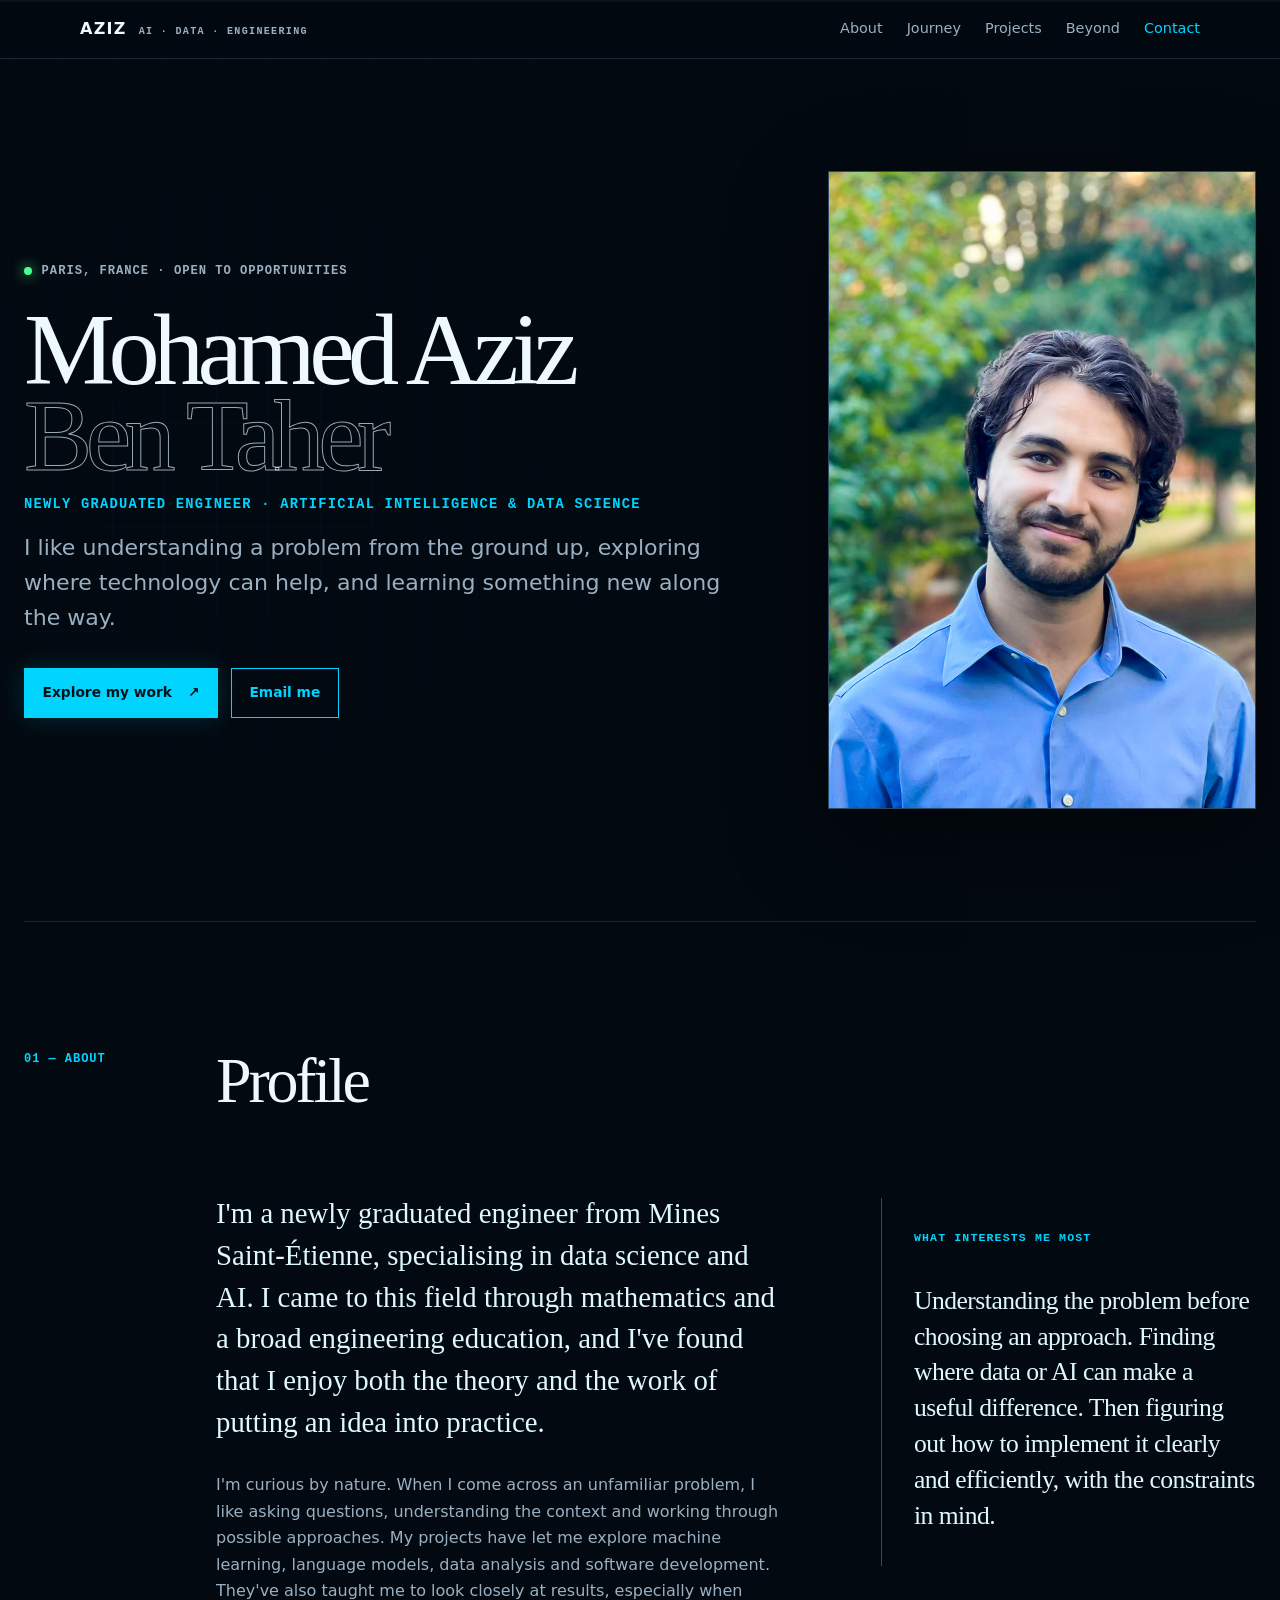
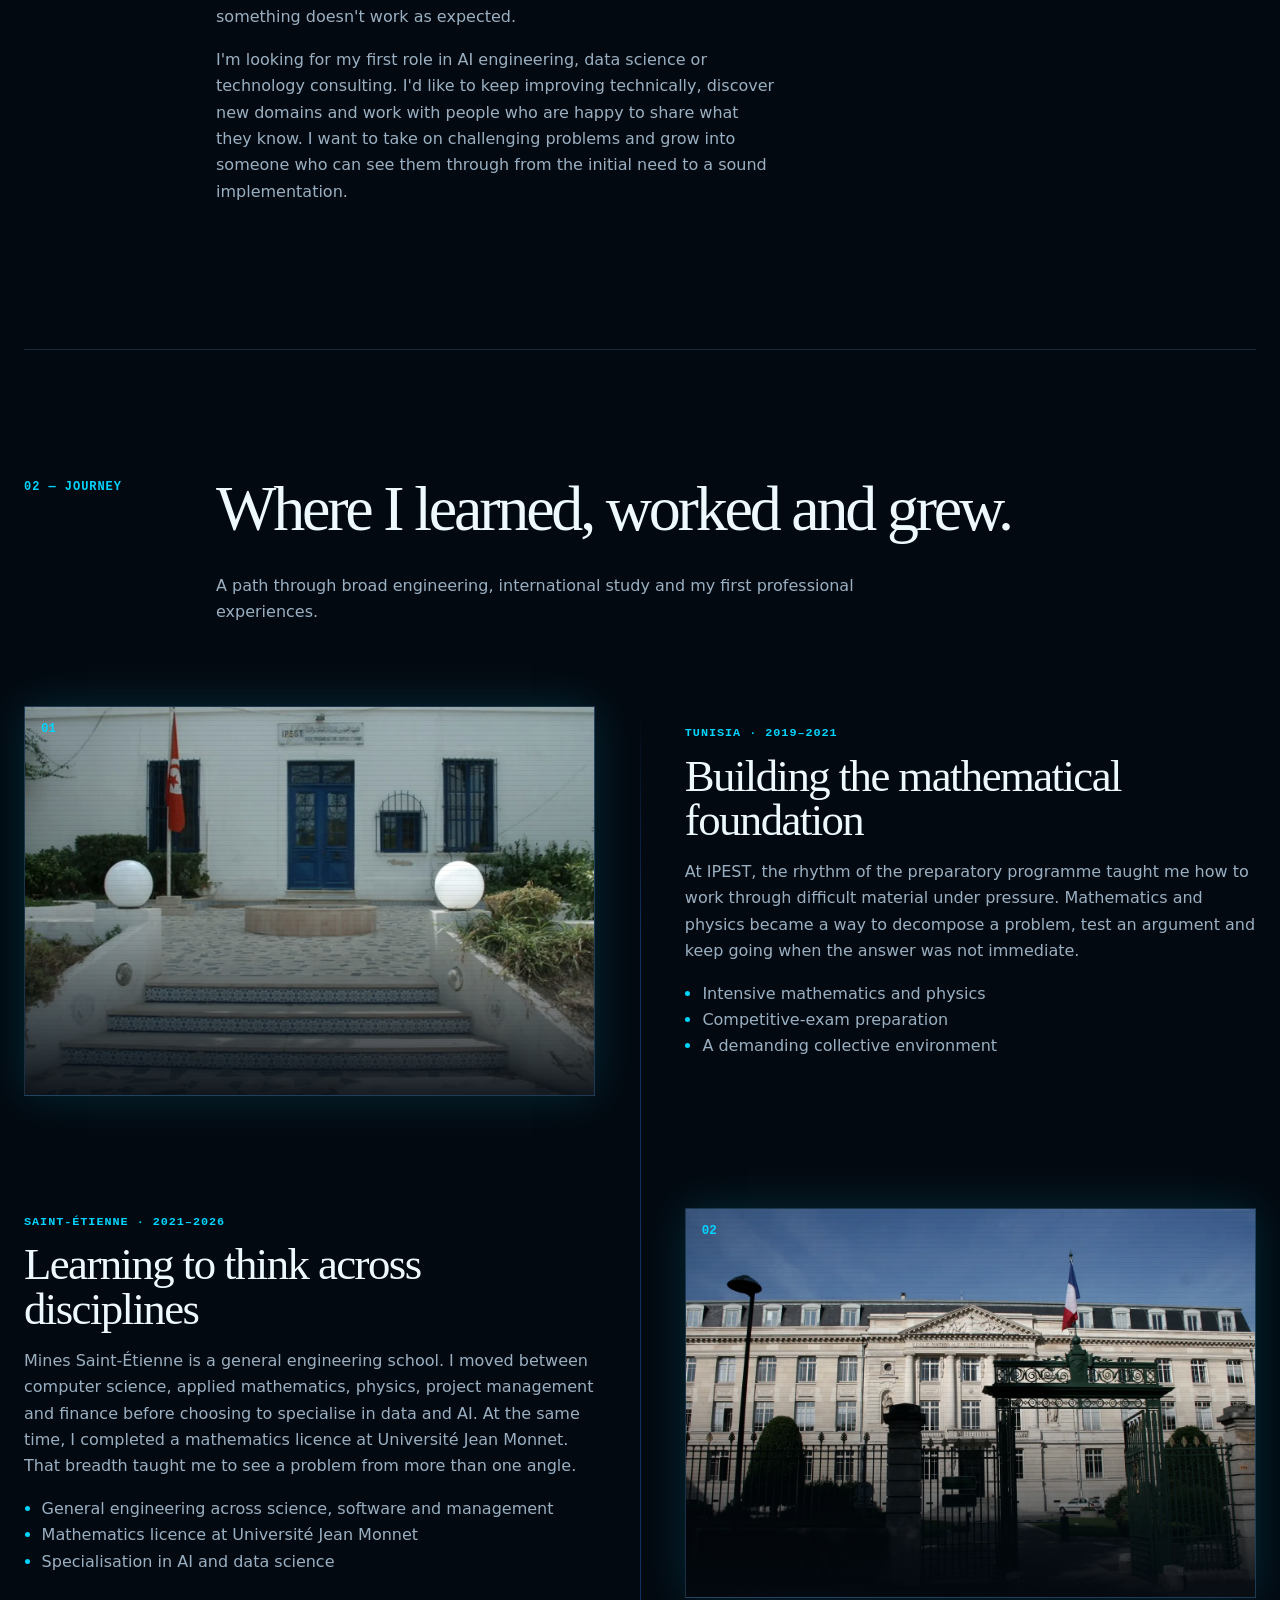
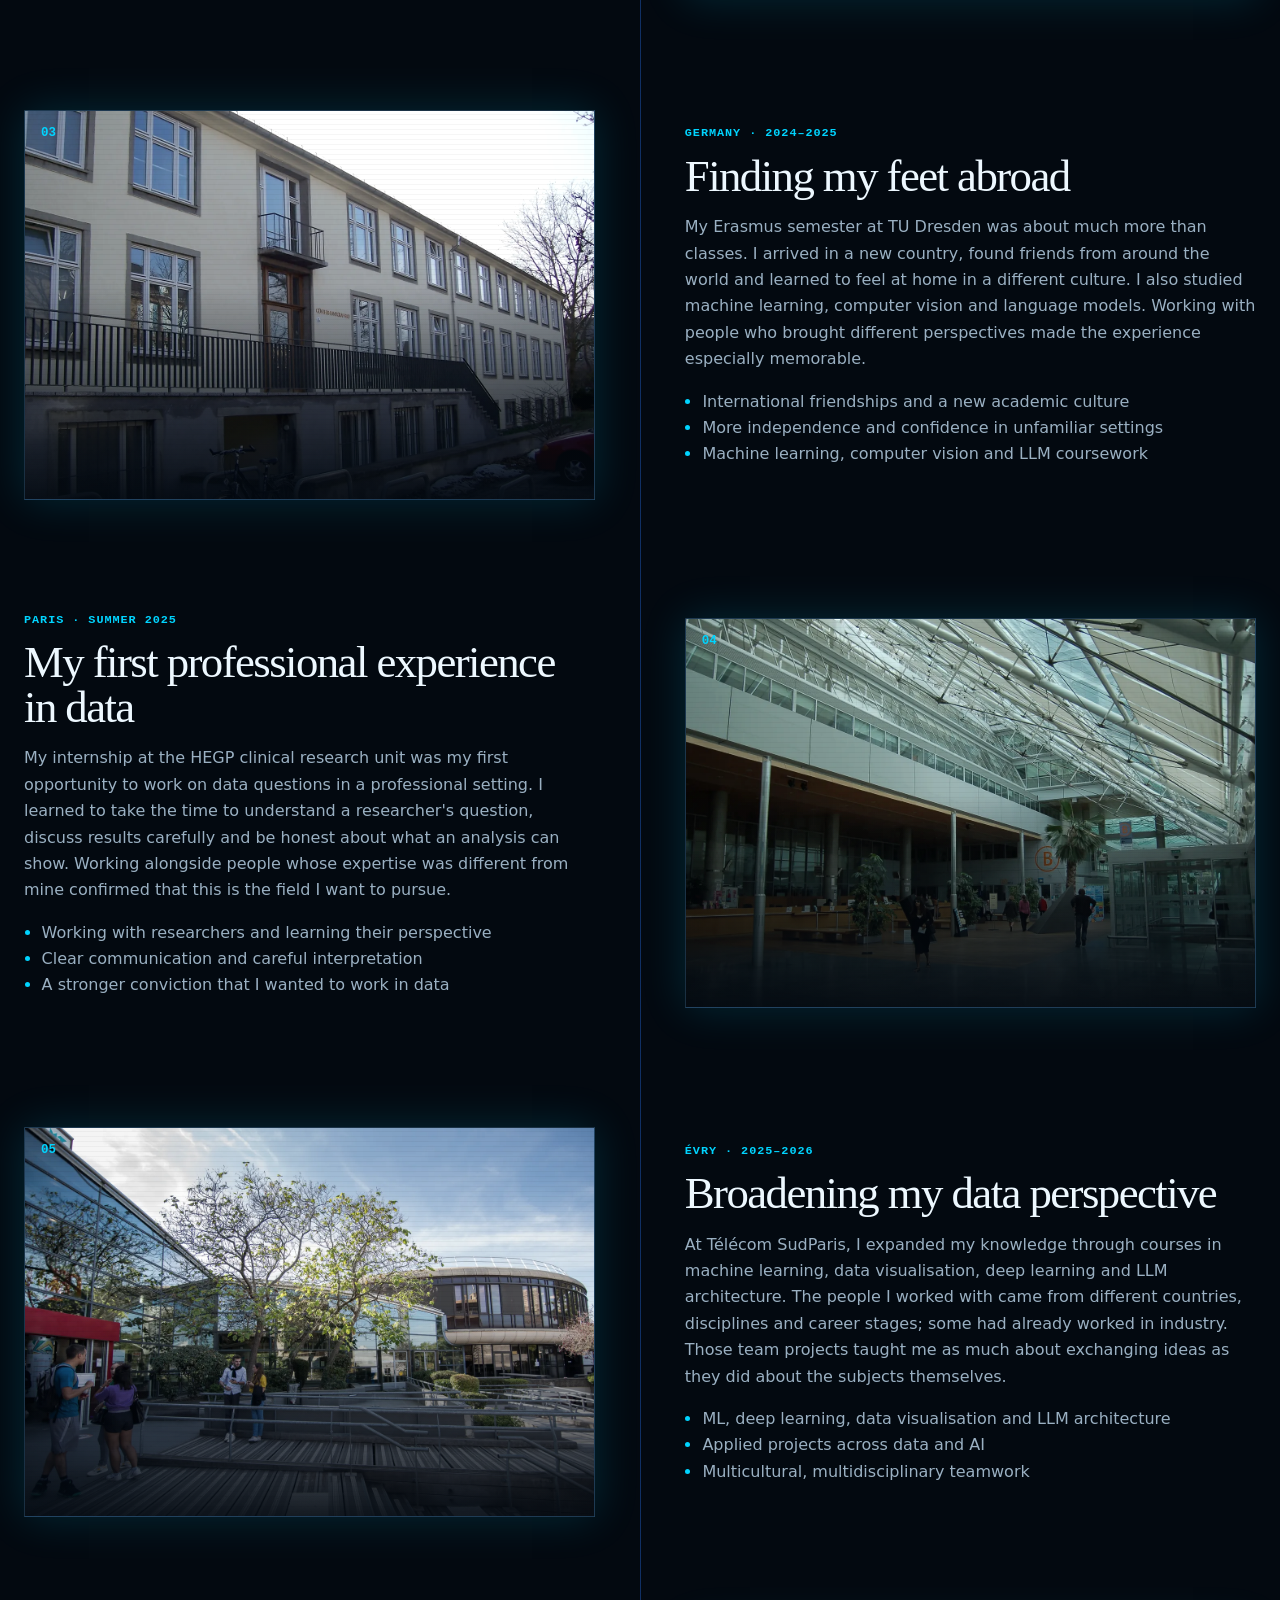
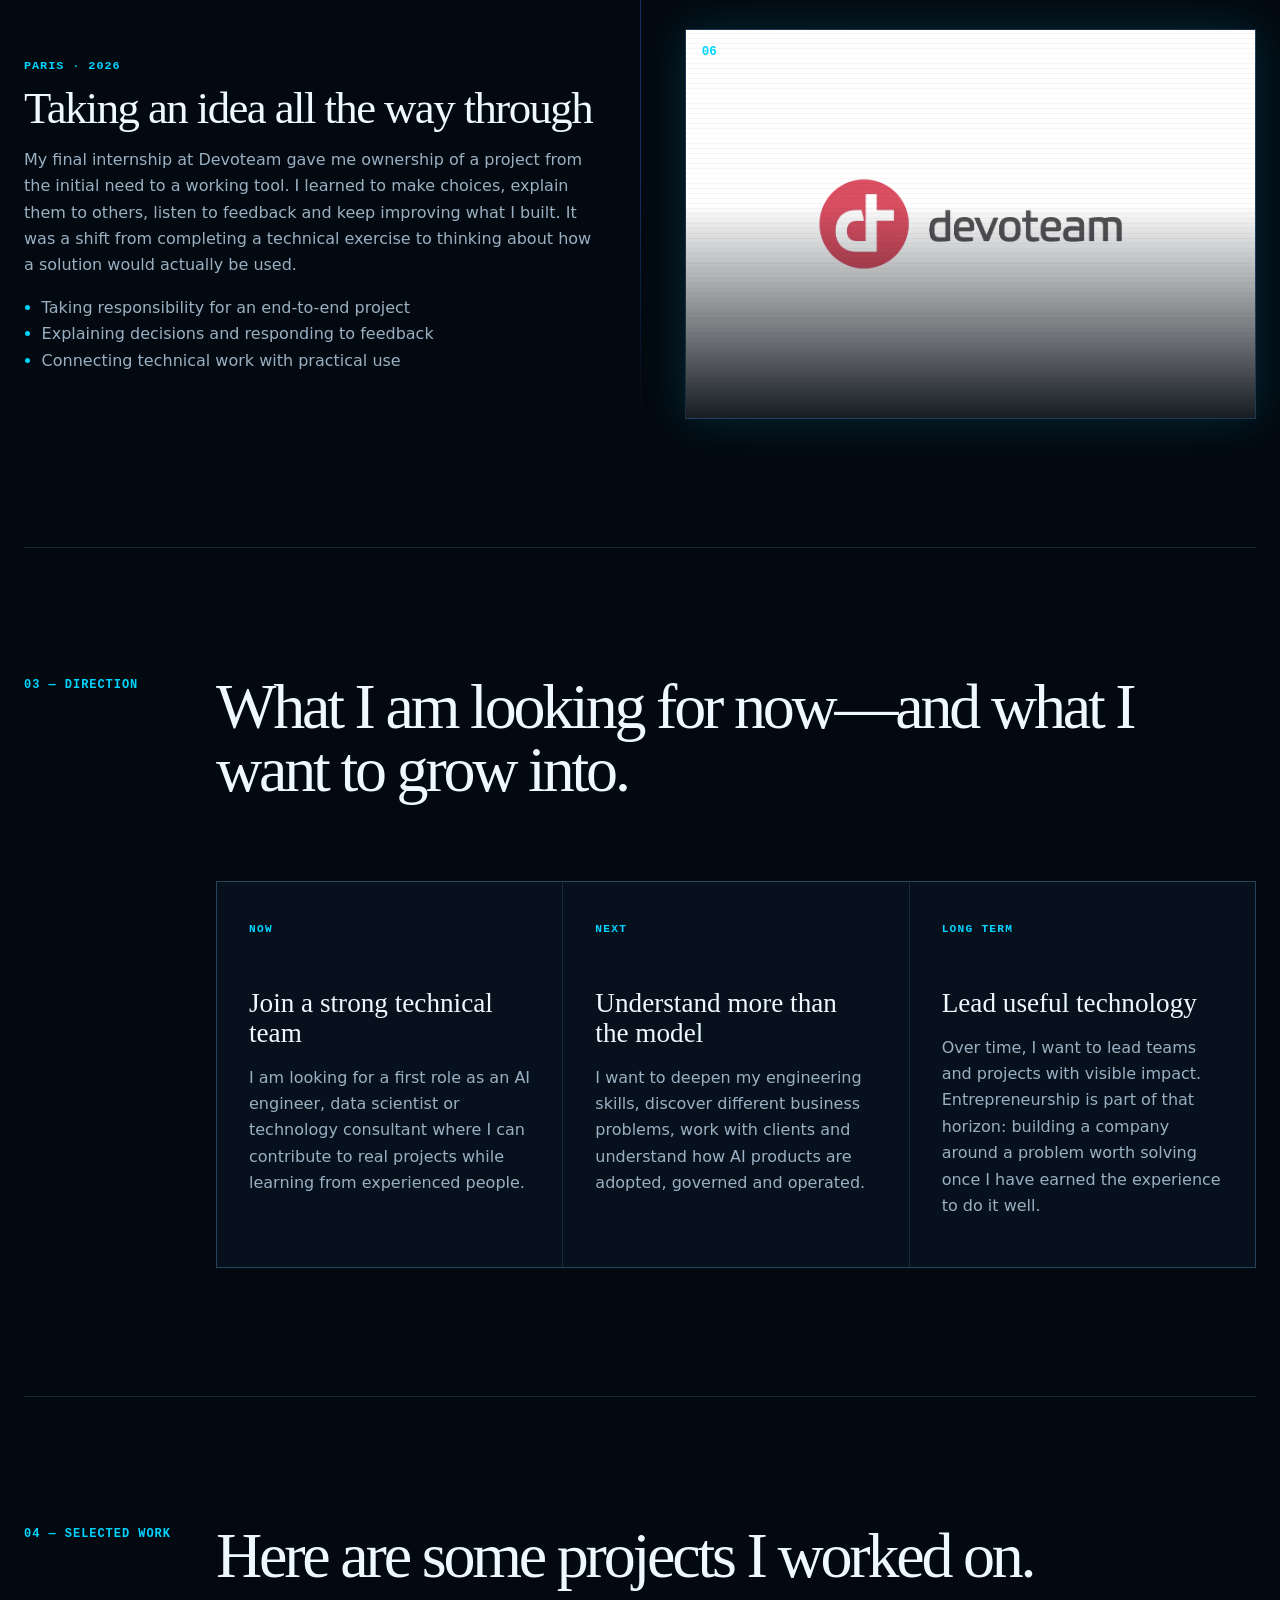
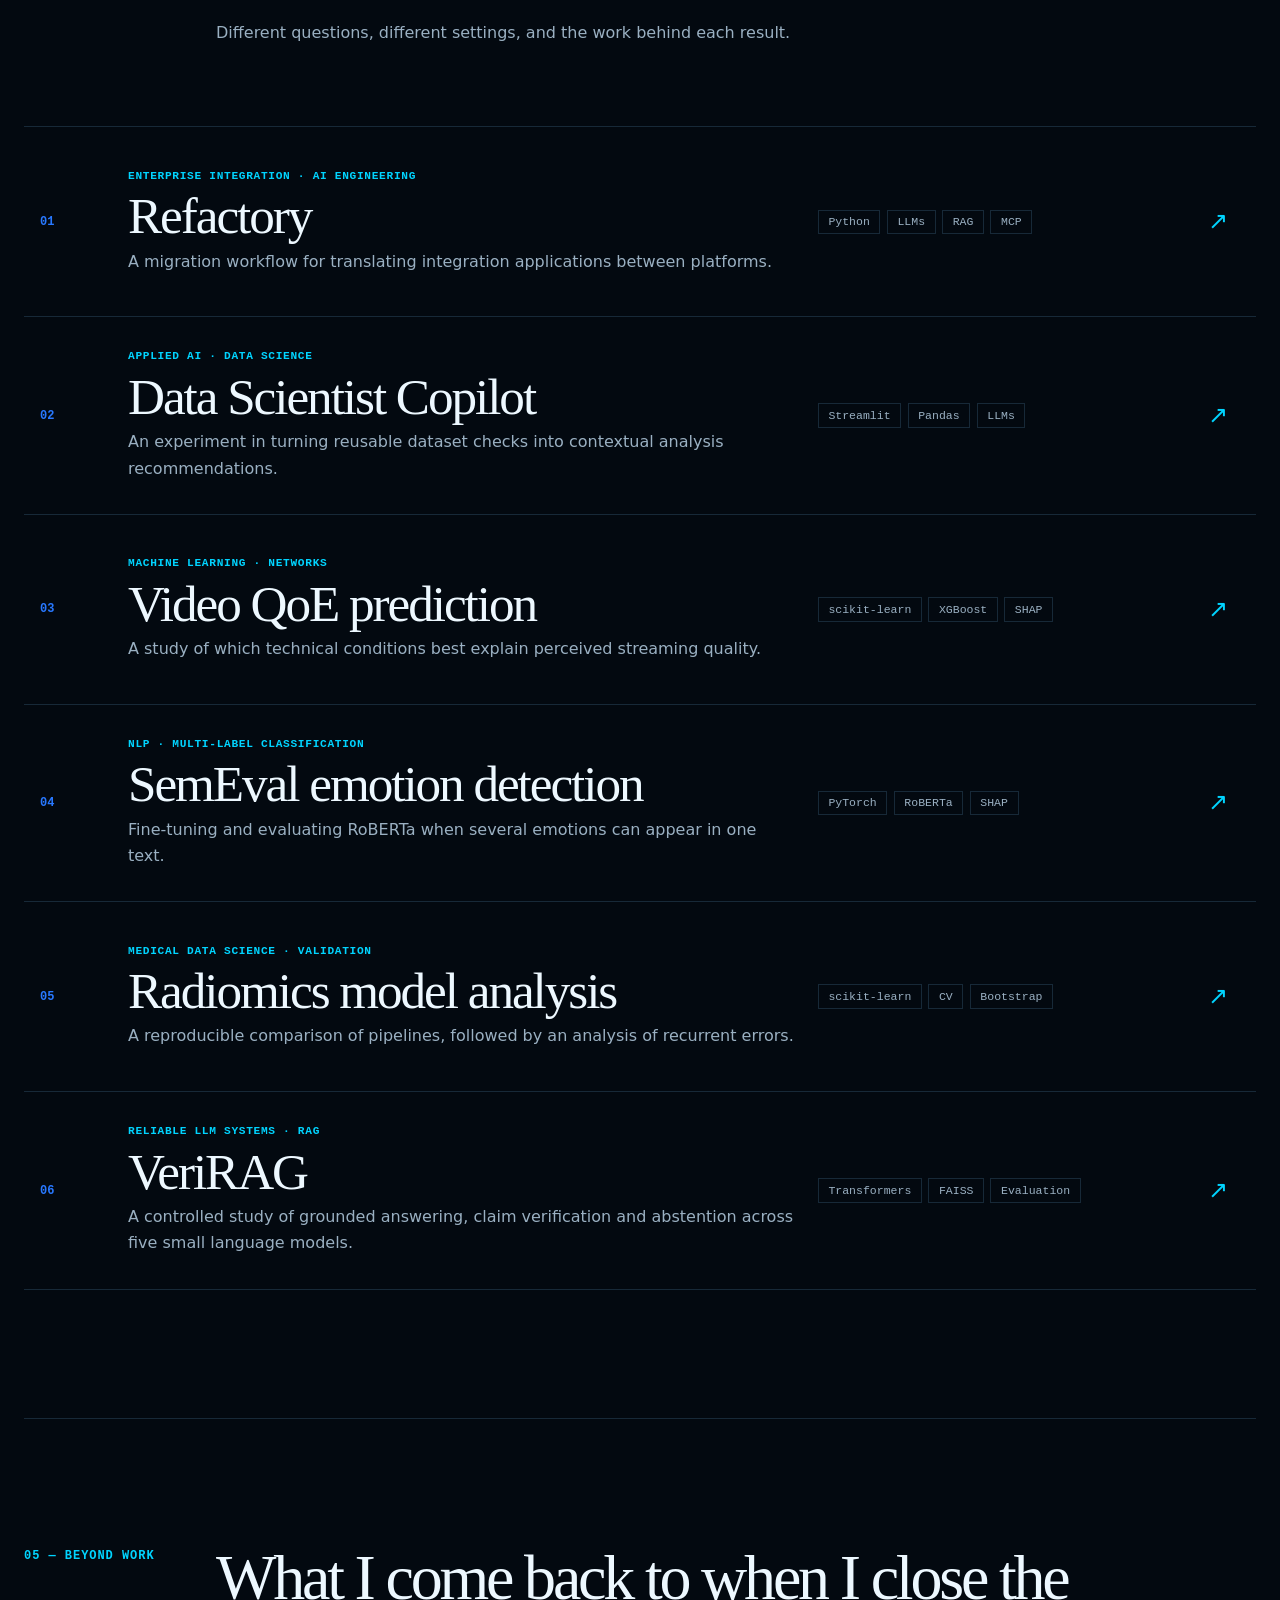
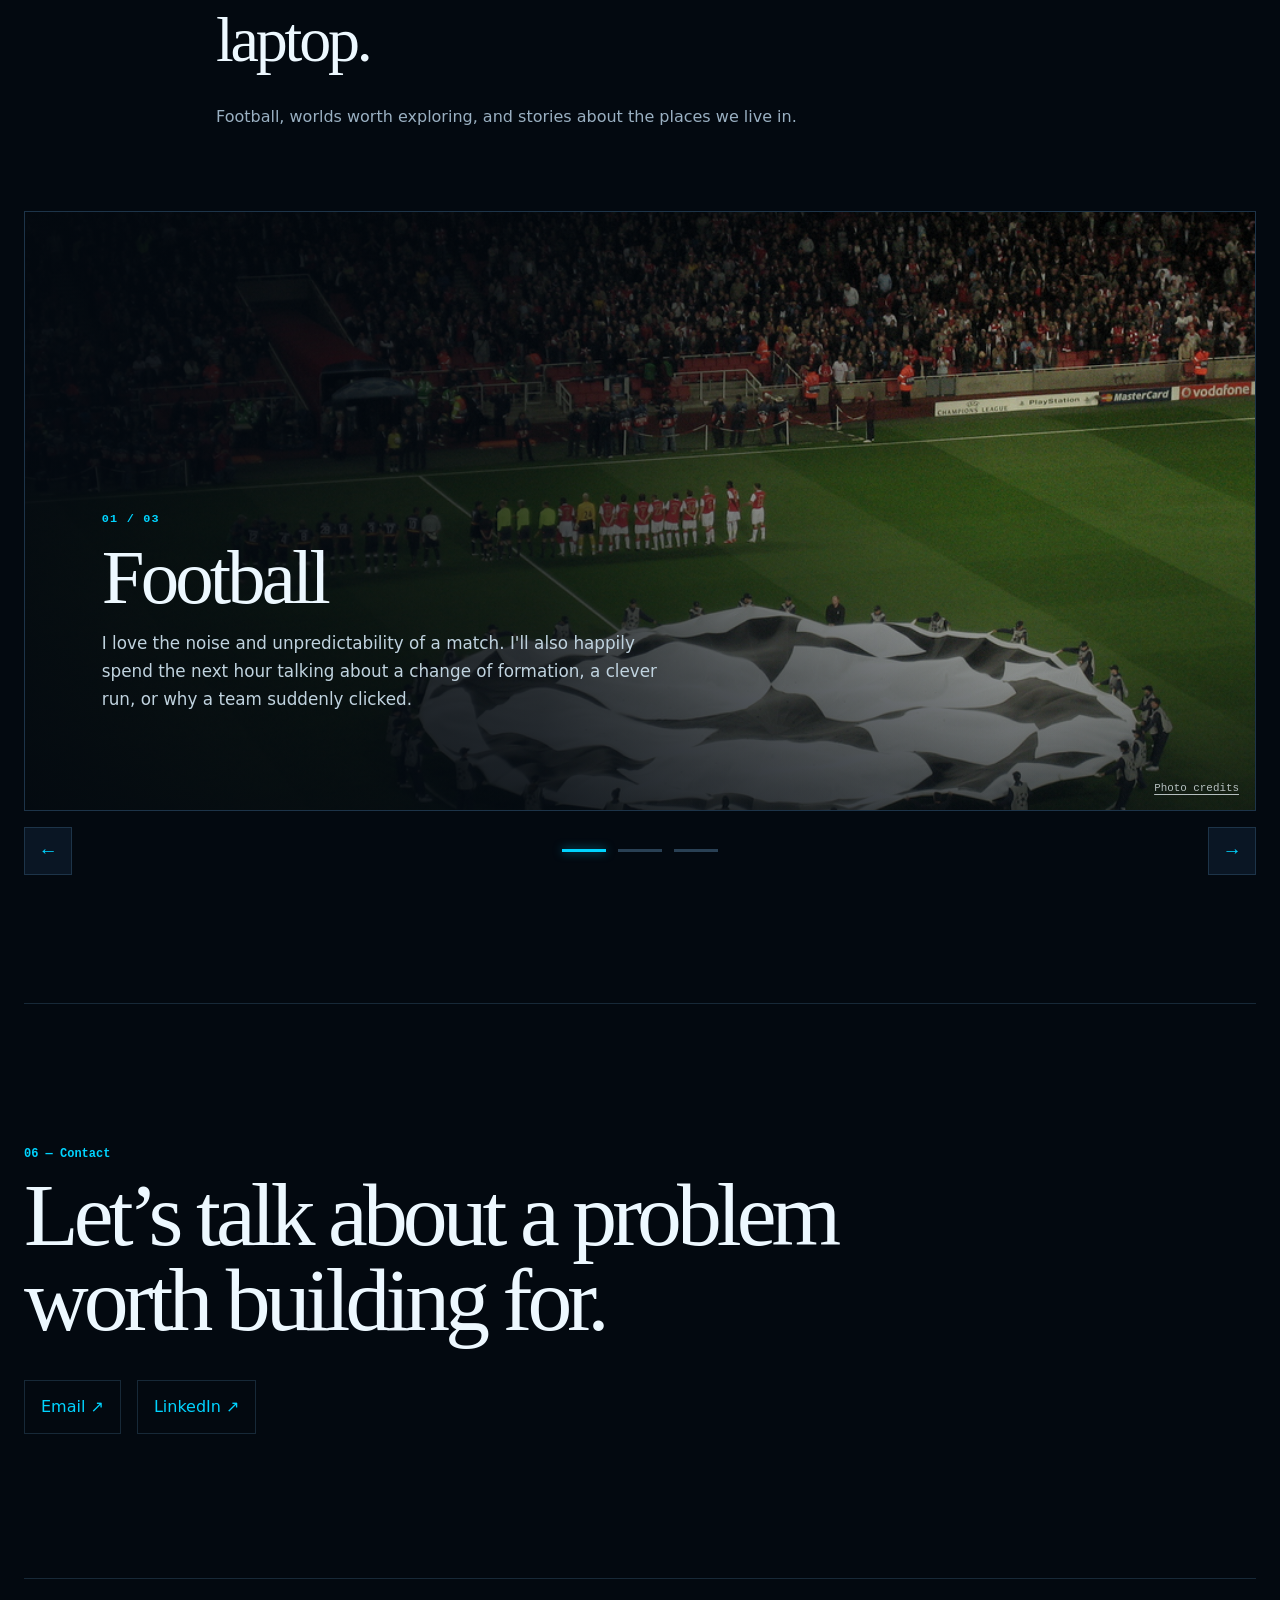
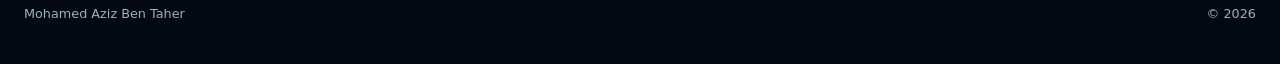
<file: index.html>
<!doctype html>
<html lang="en">
<head>
  <meta charset="utf-8"><meta name="viewport" content="width=device-width, initial-scale=1">
  <meta name="description" content="Mohamed Aziz Ben Taher — AI engineer and data scientist. Portfolio of agentic AI, RAG, NLP and applied machine-learning projects.">
  <title>Mohamed Aziz Ben Taher — AI & Data Engineer</title>
  <link rel="icon" type="image/svg+xml" href="data:image/svg+xml,%3Csvg xmlns='http://www.w3.org/2000/svg' viewBox='0 0 64 64'%3E%3Crect width='64' height='64' rx='12' fill='%23030910'/%3E%3Cpath d='M14 46 28 17h8l14 29h-9l-3-7H25l-3 7zm14-14h8l-4-10z' fill='%2300d4ff'/%3E%3C/svg%3E">
  <link rel="stylesheet" href="styles.css"><link rel="stylesheet" href="v2.css">
</head>
<body class="home-v2">
  <a class="skip-link" href="#main">Skip to content</a><div class="scroll-progress" aria-hidden="true"><span></span></div>
  <header class="site-header v2-header"><a class="wordmark" href="#top"><span>AZIZ</span><small>AI · DATA · ENGINEERING</small></a><nav aria-label="Primary navigation"><a href="#about">About</a><a href="#journey">Journey</a><a href="#projects">Projects</a><a href="#beyond">Beyond</a><a class="nav-cta" href="#contact">Contact</a></nav></header>
  <main id="main">
    <!-- EDIT: INTRODUCTION START -->
    <section class="v2-hero" id="top"><div class="hero-grid" aria-hidden="true"></div>
      <div class="hero-copy reveal"><p class="terminal-label"><span></span> Paris, France · Open to opportunities</p><h1>Mohamed Aziz<br><em>Ben Taher</em></h1><p class="hero-role">Newly graduated engineer · Artificial Intelligence &amp; Data Science</p><p class="hero-summary">I like understanding a problem from the ground up, exploring where technology can help, and learning something new along the way.</p><div class="hero-actions"><a class="button-primary" href="#projects">Explore my work <span aria-hidden="true">↗</span></a><a class="button-ghost" href="mailto:azizbentaher4@gmail.com">Email me</a></div></div>
      <figure class="hero-portrait portrait-framed reveal">
        <img src="assets/images/IMG_3467.jpeg" alt="Portrait of Mohamed Aziz Ben Taher" width="1152" height="1536" fetchpriority="high">
        
      </figure>
    </section>

    <section class="about-v2 section-v2" id="about"><div class="section-heading reveal"><p>01 — About</p><h2>Profile</h2></div><div class="about-layout">
      <div class="about-longform reveal"><p class="lead-v2">I'm a newly graduated engineer from Mines Saint-Étienne, specialising in data science and AI. I came to this field through mathematics and a broad engineering education, and I've found that I enjoy both the theory and the work of putting an idea into practice.</p><p>I'm curious by nature. When I come across an unfamiliar problem, I like asking questions, understanding the context and working through possible approaches. My projects have let me explore machine learning, language models, data analysis and software development. They've also taught me to look closely at results, especially when something doesn't work as expected.</p><p>I'm looking for my first role in AI engineering, data science or technology consulting. I'd like to keep improving technically, discover new domains and work with people who are happy to share what they know. I want to take on challenging problems and grow into someone who can see them through from the initial need to a sound implementation.</p></div>
      <aside class="about-focus reveal"><span class="micro-title">What interests me most</span><p>Understanding the problem before choosing an approach. Finding where data or AI can make a useful difference. Then figuring out how to implement it clearly and efficiently, with the constraints in mind.</p></aside>
    </div></section>
    <!-- EDIT: INTRODUCTION END -->

    <!-- EDIT: JOURNEY START -->
    <section class="journey-v2 section-v2" id="journey"><div class="section-heading reveal"><p>02 — Journey</p><h2>Where I learned, worked and grew.</h2><span>A path through broad engineering, international study and my first professional experiences.</span></div><div class="journey-track">
      <article class="journey-step reveal"><figure class="journey-media"><img src="assets/images/journey/ipest.webp" alt="IPEST building in La Marsa, Tunisia"><span>01</span></figure><div class="journey-copy"><p class="journey-date">Tunisia · 2019–2021</p><h3>Building the mathematical foundation</h3><p>At IPEST, the rhythm of the preparatory programme taught me how to work through difficult material under pressure. Mathematics and physics became a way to decompose a problem, test an argument and keep going when the answer was not immediate.</p><ul><li>Intensive mathematics and physics</li><li>Competitive-exam preparation</li><li>A demanding collective environment</li></ul></div></article>
      <article class="journey-step reverse reveal"><figure class="journey-media"><img src="assets/images/journey/mines.webp" alt="Mines Saint-Étienne campus"><span>02</span></figure><div class="journey-copy"><p class="journey-date">Saint-Étienne · 2021–2026</p><h3>Learning to think across disciplines</h3><p>Mines Saint-Étienne is a general engineering school. I moved between computer science, applied mathematics, physics, project management and finance before choosing to specialise in data and AI. At the same time, I completed a mathematics licence at Université Jean Monnet. That breadth taught me to see a problem from more than one angle.</p><ul><li>General engineering across science, software and management</li><li>Mathematics licence at Université Jean Monnet</li><li>Specialisation in AI and data science</li></ul></div></article>
      <article class="journey-step reveal"><figure class="journey-media"><img src="assets/images/journey/dresden.webp" alt="Günther Landgraf building at TU Dresden"><span>03</span></figure><div class="journey-copy"><p class="journey-date">Germany · 2024–2025</p><h3>Finding my feet abroad</h3><p>My Erasmus semester at TU Dresden was about much more than classes. I arrived in a new country, found friends from around the world and learned to feel at home in a different culture. I also studied machine learning, computer vision and language models. Working with people who brought different perspectives made the experience especially memorable.</p><ul><li>International friendships and a new academic culture</li><li>More independence and confidence in unfamiliar settings</li><li>Machine learning, computer vision and LLM coursework</li></ul></div></article>
      <article class="journey-step reverse reveal"><figure class="journey-media"><img src="assets/images/journey/hegp.webp" alt="Hall of the Georges-Pompidou European Hospital in Paris"><span>04</span></figure><div class="journey-copy"><p class="journey-date">Paris · Summer 2025</p><h3>My first professional experience in data</h3><p>My internship at the HEGP clinical research unit was my first opportunity to work on data questions in a professional setting. I learned to take the time to understand a researcher's question, discuss results carefully and be honest about what an analysis can show. Working alongside people whose expertise was different from mine confirmed that this is the field I want to pursue.</p><ul><li>Working with researchers and learning their perspective</li><li>Clear communication and careful interpretation</li><li>A stronger conviction that I wanted to work in data</li></ul></div></article>
      <article class="journey-step reveal"><figure class="journey-media"><img src="assets/images/journey/tsp.webp" alt="Télécom SudParis forum"><span>05</span></figure><div class="journey-copy"><p class="journey-date">Évry · 2025–2026</p><h3>Broadening my data perspective</h3><p>At Télécom SudParis, I expanded my knowledge through courses in machine learning, data visualisation, deep learning and LLM architecture. The people I worked with came from different countries, disciplines and career stages; some had already worked in industry. Those team projects taught me as much about exchanging ideas as they did about the subjects themselves.</p><ul><li>ML, deep learning, data visualisation and LLM architecture</li><li>Applied projects across data and AI</li><li>Multicultural, multidisciplinary teamwork</li></ul></div></article>
      <article class="journey-step reverse reveal"><figure class="journey-media logo-media"><img src="assets/images/journey/devoteam.webp" alt="Devoteam logo"><span>06</span></figure><div class="journey-copy"><p class="journey-date">Paris · 2026</p><h3>Taking an idea all the way through</h3><p>My final internship at Devoteam gave me ownership of a project from the initial need to a working tool. I learned to make choices, explain them to others, listen to feedback and keep improving what I built. It was a shift from completing a technical exercise to thinking about how a solution would actually be used.</p><ul><li>Taking responsibility for an end-to-end project</li><li>Explaining decisions and responding to feedback</li><li>Connecting technical work with practical use</li></ul></div></article>
    </div></section>
    <!-- EDIT: JOURNEY END -->

    <section class="direction-v2 section-v2" id="direction"><div class="section-heading reveal"><p>03 — Direction</p><h2>What I am looking for now—and what I want to grow into.</h2></div><div class="direction-grid"><article class="reveal"><span>NOW</span><h3>Join a strong technical team</h3><p>I am looking for a first role as an AI engineer, data scientist or technology consultant where I can contribute to real projects while learning from experienced people.</p></article><article class="reveal"><span>NEXT</span><h3>Understand more than the model</h3><p>I want to deepen my engineering skills, discover different business problems, work with clients and understand how AI products are adopted, governed and operated.</p></article><article class="reveal"><span>LONG TERM</span><h3>Lead useful technology</h3><p>Over time, I want to lead teams and projects with visible impact. Entrepreneurship is part of that horizon: building a company around a problem worth solving once I have earned the experience to do it well.</p></article></div></section>

    <section class="projects-v2 section-v2" id="projects"><div class="section-heading reveal"><p>04 — Selected work</p><h2>Here are some projects I worked on.</h2><span>Different questions, different settings, and the work behind each result.</span></div><div class="project-list-v2">
      <a class="project-row featured reveal" href="projects/refactory.html"><span class="project-number">01</span><div><p>Enterprise integration · AI engineering</p><h3>Refactory</h3><span>A migration workflow for translating integration applications between platforms.</span></div><div class="project-tags-v2"><i>Python</i><i>LLMs</i><i>RAG</i><i>MCP</i></div><b>↗</b></a>
      <a class="project-row reveal" href="projects/data-scientist-copilot.html"><span class="project-number">02</span><div><p>Applied AI · Data science</p><h3>Data Scientist Copilot</h3><span>An experiment in turning reusable dataset checks into contextual analysis recommendations.</span></div><div class="project-tags-v2"><i>Streamlit</i><i>Pandas</i><i>LLMs</i></div><b>↗</b></a>
      <a class="project-row reveal" href="projects/qoe-prediction.html"><span class="project-number">03</span><div><p>Machine learning · Networks</p><h3>Video QoE prediction</h3><span>A study of which technical conditions best explain perceived streaming quality.</span></div><div class="project-tags-v2"><i>scikit-learn</i><i>XGBoost</i><i>SHAP</i></div><b>↗</b></a>
      <a class="project-row reveal" href="projects/semeval.html"><span class="project-number">04</span><div><p>NLP · Multi-label classification</p><h3>SemEval emotion detection</h3><span>Fine-tuning and evaluating RoBERTa when several emotions can appear in one text.</span></div><div class="project-tags-v2"><i>PyTorch</i><i>RoBERTa</i><i>SHAP</i></div><b>↗</b></a>
      <a class="project-row reveal" href="projects/radiomics.html"><span class="project-number">05</span><div><p>Medical data science · Validation</p><h3>Radiomics model analysis</h3><span>A reproducible comparison of pipelines, followed by an analysis of recurrent errors.</span></div><div class="project-tags-v2"><i>scikit-learn</i><i>CV</i><i>Bootstrap</i></div><b>↗</b></a>
      <a class="project-row reveal" href="projects/verirag.html"><span class="project-number">06</span><div><p>Reliable LLM systems · RAG</p><h3>VeriRAG</h3><span>A controlled study of grounded answering, claim verification and abstention across five small language models.</span></div><div class="project-tags-v2"><i>Transformers</i><i>FAISS</i><i>Evaluation</i></div><b>↗</b></a>
    </div></section>

    <section class="beyond-v2 section-v2" id="beyond"><div class="section-heading reveal"><p>05 — Beyond work</p><h2>What I come back to when I close the laptop.</h2><span>Football, worlds worth exploring, and stories about the places we live in.</span></div><div class="interest-carousel reveal" data-carousel>
      <div class="interest-viewport">
        <article class="interest-slide is-active" data-slide><img src="assets/images/interests/emirates-sevilla.jpg" alt="Arsenal and Sevilla players before a Champions League match at Emirates Stadium" loading="lazy"><div class="interest-overlay"><p>01 / 03</p><h3>Football</h3><span>I love the noise and unpredictability of a match. I'll also happily spend the next hour talking about a change of formation, a clever run, or why a team suddenly clicked.</span></div><a class="interest-credit" href="credits.html#interests">Photo credits</a></article>
        <article class="interest-slide" data-slide><img src="assets/images/interests/witcher-3.jpg" alt="Gameplay scene from The Witcher 3 showing Geralt facing a monster" loading="lazy"><div class="interest-overlay"><p>02 / 03</p><h3>Games &amp; other worlds</h3><span>A good game can make me forget the clock. I like stories that give you room to explore, make choices and piece together a world for yourself. The Witcher is a favourite.</span></div><a class="interest-credit" href="credits.html#interests">Image credits</a></article>
        <article class="interest-slide" data-slide><img src="assets/images/interests/bruges.jpg" alt="Historic buildings along a canal in Bruges, Belgium" loading="lazy"><div class="interest-overlay"><p>03 / 03</p><h3>History &amp; new places</h3><span>I enjoy learning how a place became what it is: the streets, languages, customs and stories behind it. Living in different countries made me more interested in the people I meet and the places I visit.</span></div><a class="interest-credit" href="credits.html#interests">Photo credits</a></article>
      </div>
      <div class="carousel-controls"><button type="button" data-carousel-prev aria-label="Previous interest">←</button><div class="carousel-dots" role="tablist" aria-label="Choose an interest"><button class="is-active" type="button" data-carousel-dot="0" aria-label="Football" aria-selected="true"></button><button type="button" data-carousel-dot="1" aria-label="Video games" aria-selected="false"></button><button type="button" data-carousel-dot="2" aria-label="History and places" aria-selected="false"></button></div><button type="button" data-carousel-next aria-label="Next interest">→</button></div>
    </div></section>
    <section class="contact-v2" id="contact"><p class="reveal">06 — Contact</p><h2 class="reveal">Let’s talk about a problem<br>worth building for.</h2><div class="contact-links reveal"><a href="mailto:azizbentaher4@gmail.com">Email ↗</a><a href="https://www.linkedin.com/in/aziz-ben-taher-77517934b/" target="_blank" rel="noreferrer">LinkedIn ↗</a></div></section>
  </main>
  <footer class="footer-v2"><p>Mohamed Aziz Ben Taher</p><p>© <span id="year">2026</span></p></footer><script src="script.js"></script>
</body></html>
</file>
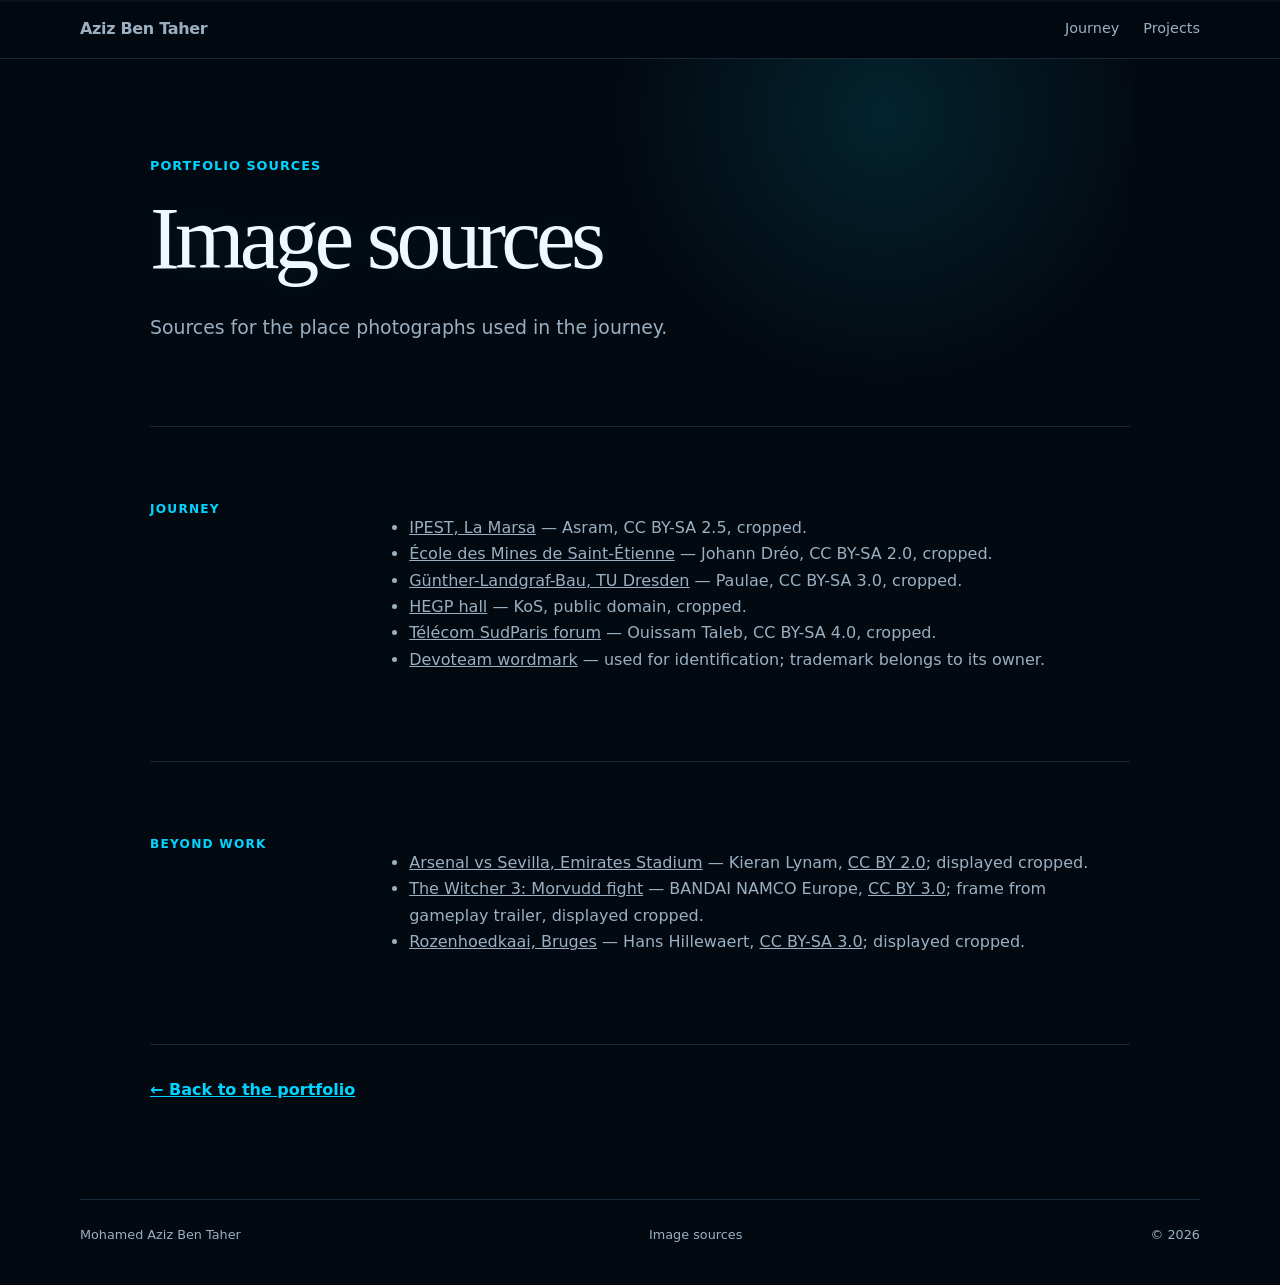
<file: credits.html>
<!doctype html><html lang="en"><head><meta charset="utf-8"><meta name="viewport" content="width=device-width,initial-scale=1"><title>Image sources — Aziz Ben Taher</title><link rel="stylesheet" href="styles.css"><link rel="stylesheet" href="v2.css"></head><body class="project-page"><header class="site-header"><a class="wordmark" href="index.html">Aziz Ben Taher</a><nav><a href="index.html#journey">Journey</a><a href="index.html#projects">Projects</a></nav></header><main><section class="case-hero"><p class="case-breadcrumb">Portfolio sources</p><h1>Image sources</h1><p class="case-intro">Sources for the place photographs used in the journey.</p></section><section class="case-section"><p class="case-section-label">Journey</p><div class="case-section-body"><ul><li><a href="https://commons.wikimedia.org/wiki/File:LaMarsa_IPEST.jpg">IPEST, La Marsa</a> — Asram, CC BY-SA 2.5, cropped.</li><li><a href="https://commons.wikimedia.org/wiki/File:Ecole_des_mines_2.jpg">École des Mines de Saint-Étienne</a> — Johann Dréo, CC BY-SA 2.0, cropped.</li><li><a href="https://commons.wikimedia.org/wiki/File:G%C3%BCnther-Landgraf-Bau.jpg">Günther-Landgraf-Bau, TU Dresden</a> — Paulae, CC BY-SA 3.0, cropped.</li><li><a href="https://commons.wikimedia.org/wiki/File:H%C3%B4pital_europ%C3%A9en_Georges-Pompidou_Hall.JPG">HEGP hall</a> — KoS, public domain, cropped.</li><li><a href="https://commons.wikimedia.org/wiki/File:2F9A0534.jpg">Télécom SudParis forum</a> — Ouissam Taleb, CC BY-SA 4.0, cropped.</li><li><a href="https://commons.wikimedia.org/wiki/File:Dev_logo_rgb.png">Devoteam wordmark</a> — used for identification; trademark belongs to its owner.</li></ul></div></section><section class="case-section" id="interests"><p class="case-section-label">Beyond work</p><div class="case-section-body"><ul><li><a href="https://commons.wikimedia.org/wiki/File:Beginning_Arsenal_Sevilla.jpg">Arsenal vs Sevilla, Emirates Stadium</a> — Kieran Lynam, <a href="https://creativecommons.org/licenses/by/2.0/">CC BY 2.0</a>; displayed cropped.</li><li><a href="https://commons.wikimedia.org/wiki/File:The_Witcher_3_Wild_Hunt_-_Morvudd_fight.jpg">The Witcher 3: Morvudd fight</a> — BANDAI NAMCO Europe, <a href="https://creativecommons.org/licenses/by/3.0/">CC BY 3.0</a>; frame from gameplay trailer, displayed cropped.</li><li><a href="https://commons.wikimedia.org/wiki/File:Rozenhoedkaai_Brugge.jpg">Rozenhoedkaai, Bruges</a> — Hans Hillewaert, <a href="https://creativecommons.org/licenses/by-sa/3.0/">CC BY-SA 3.0</a>; displayed cropped.</li></ul></div></section><div class="next-project"><a href="index.html#journey">← Back to the portfolio</a></div></main><footer><p>Mohamed Aziz Ben Taher</p><p>Image sources</p><p>© <span id="year">2026</span></p></footer><script src="script.js"></script></body></html>
</file>
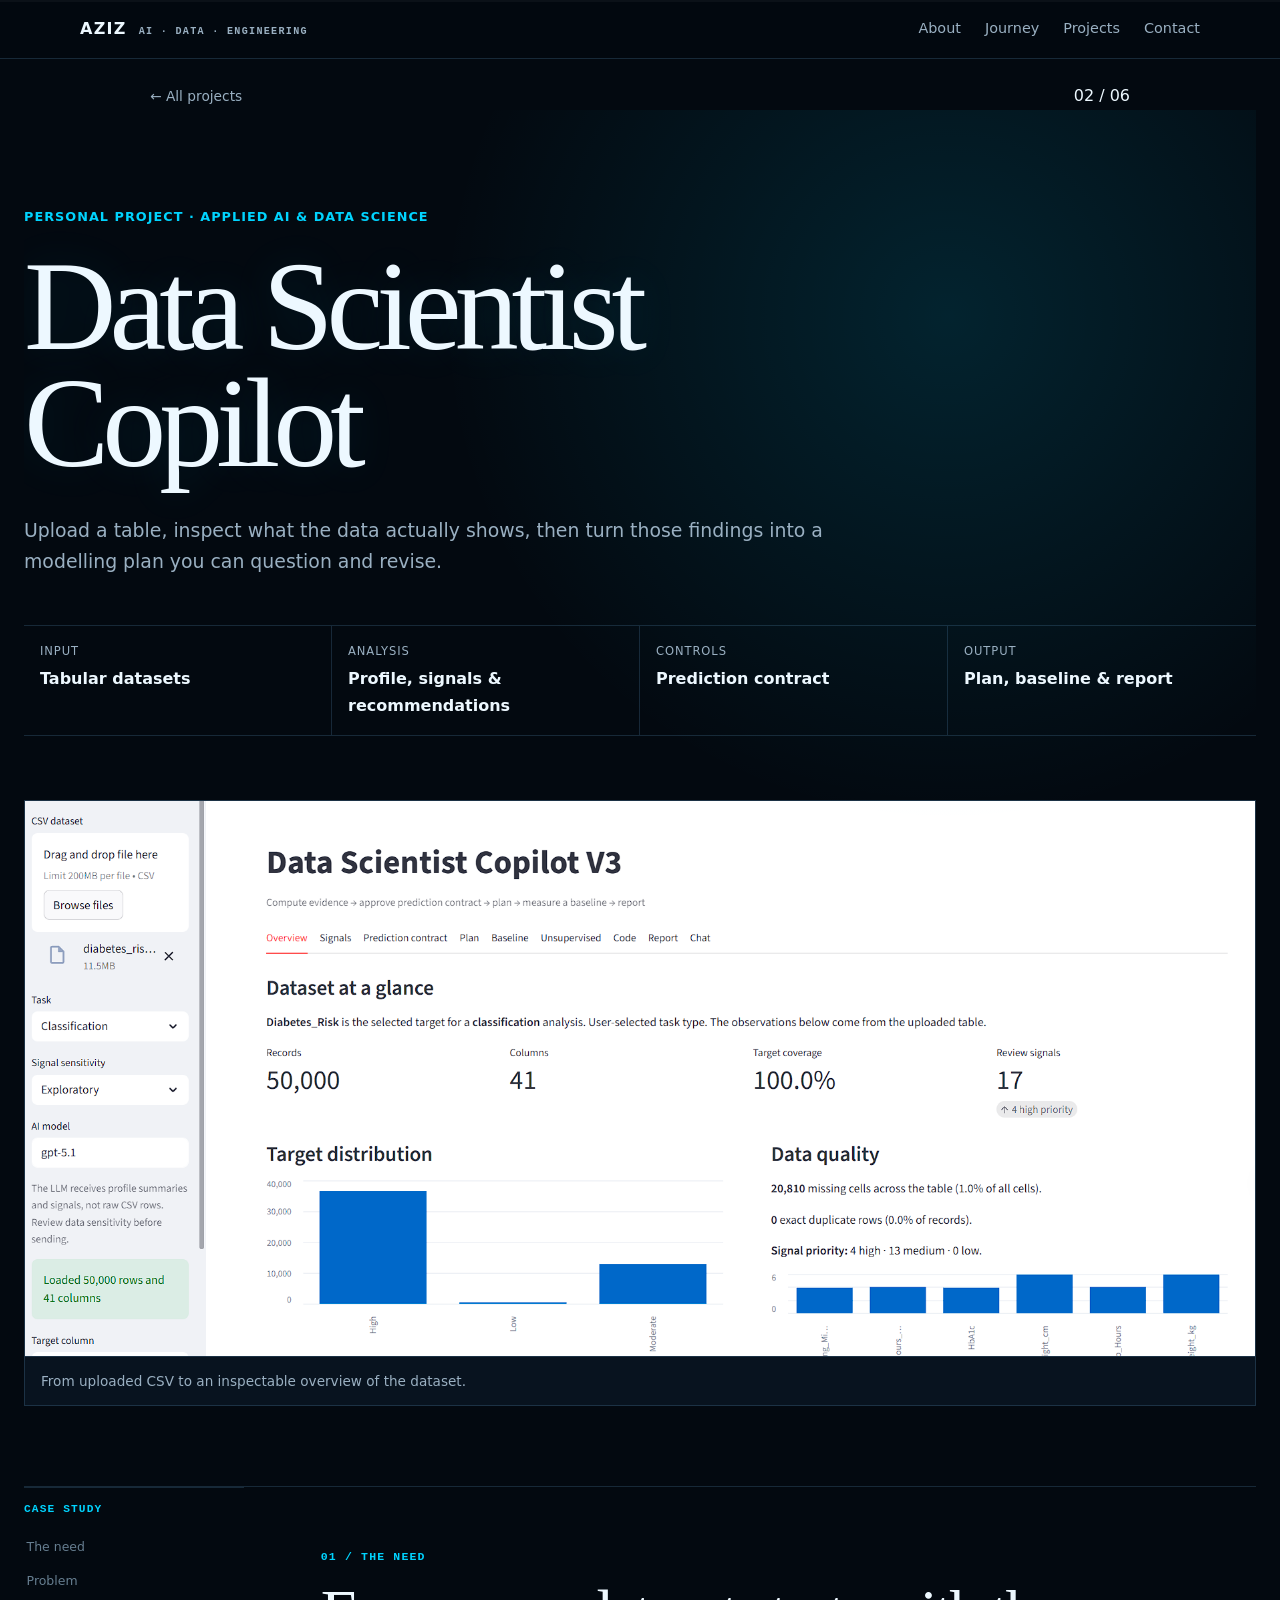
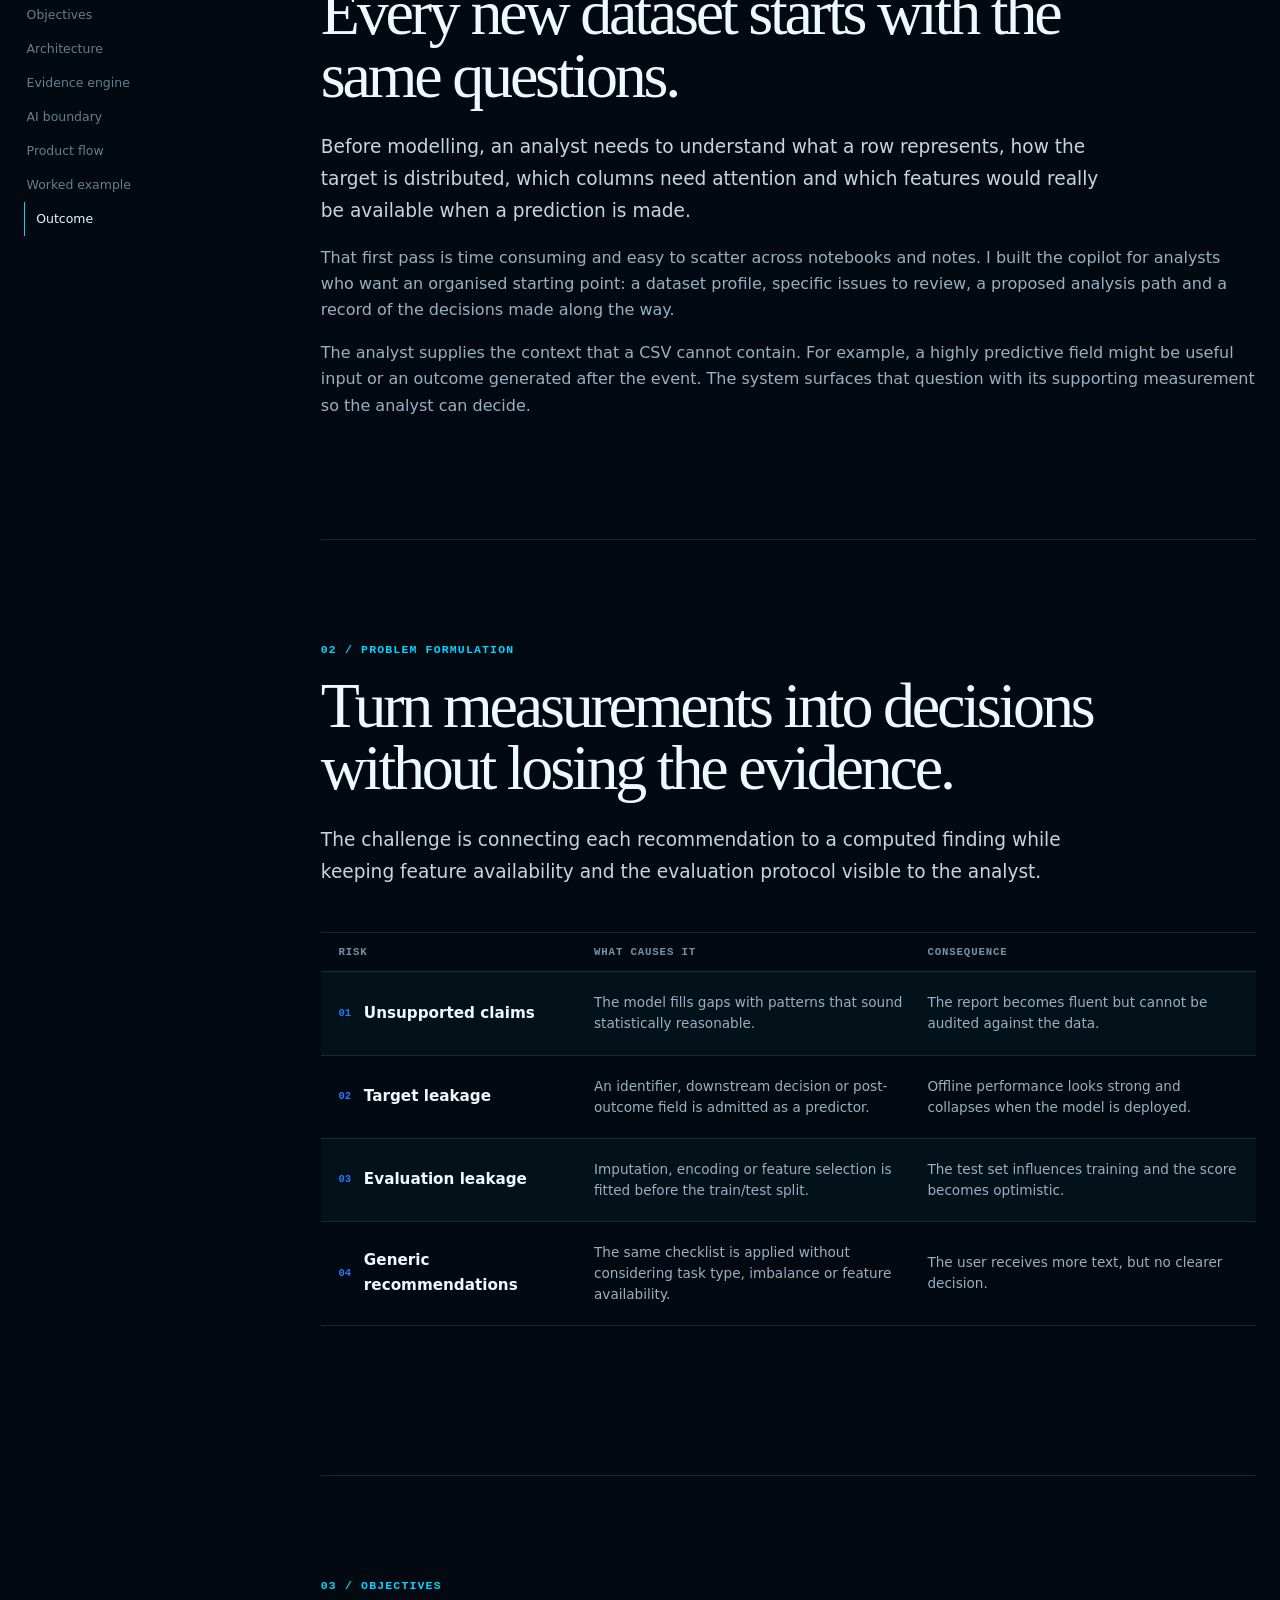
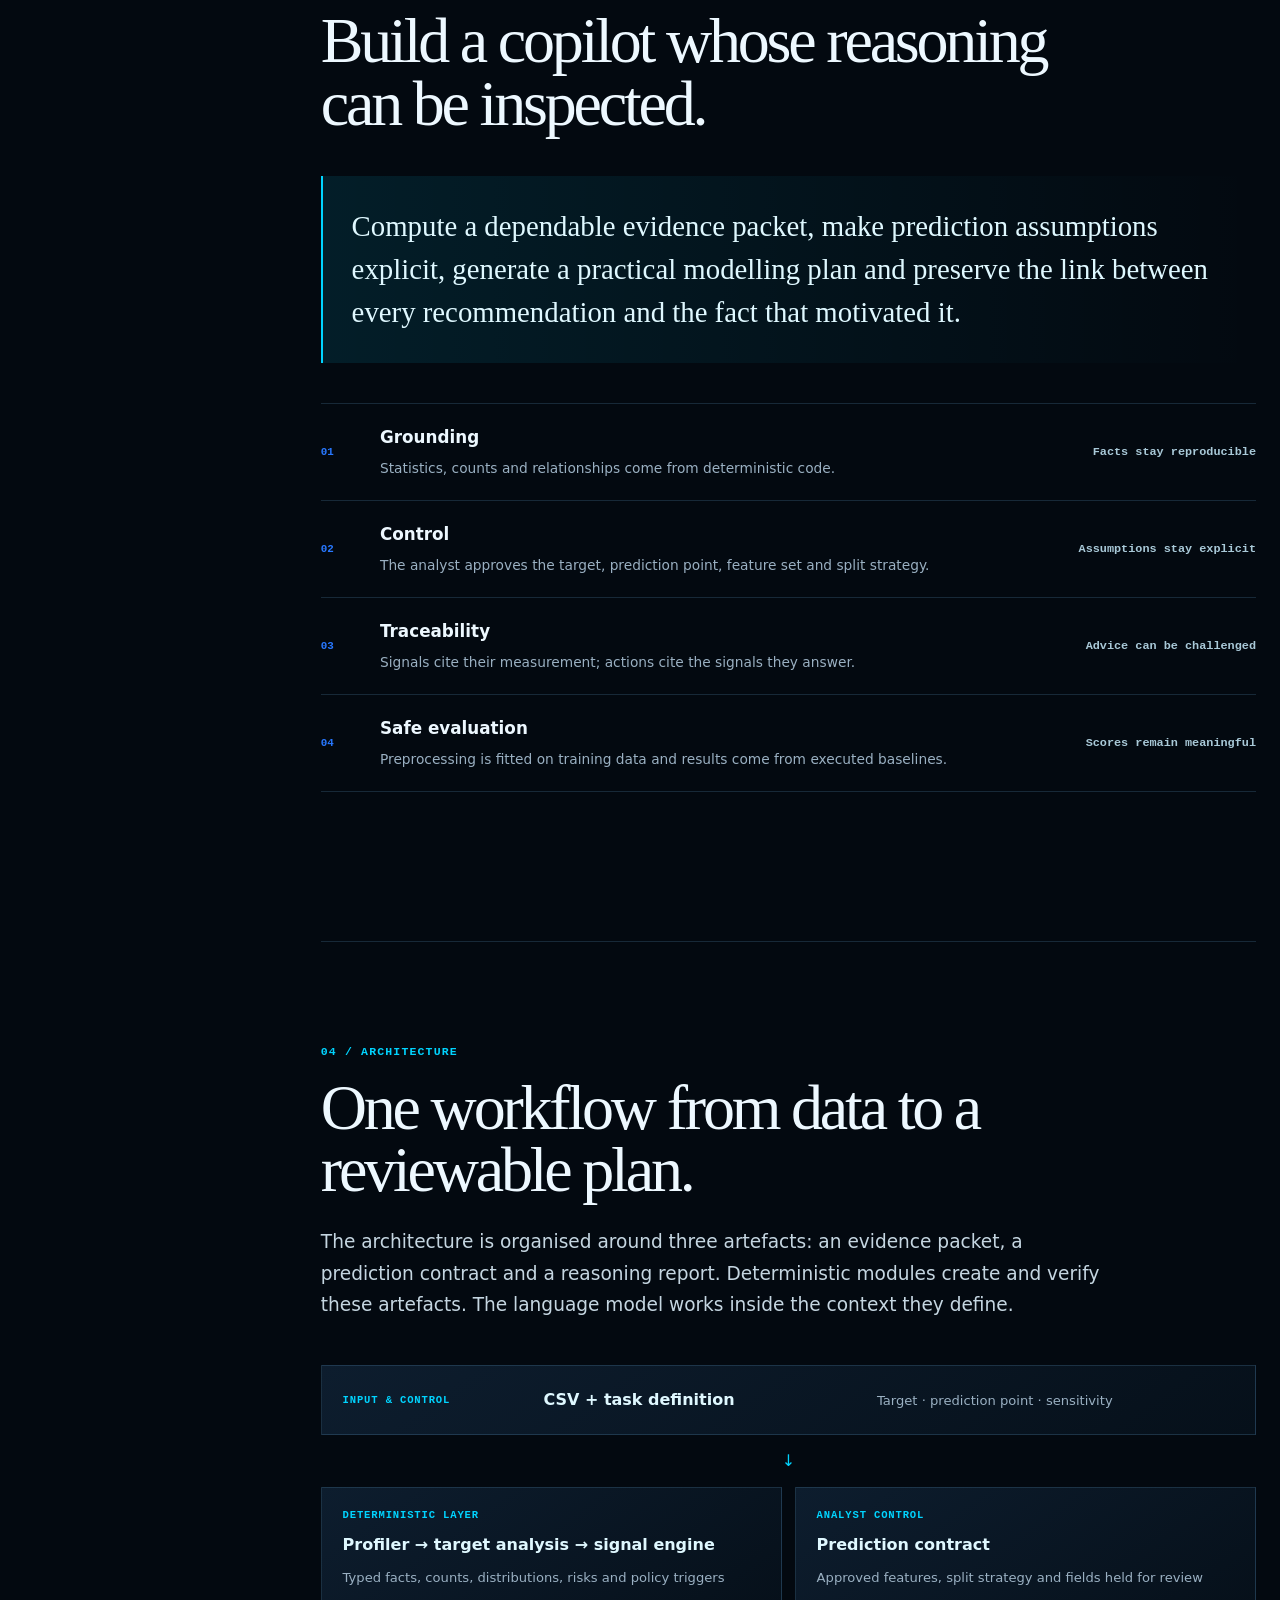
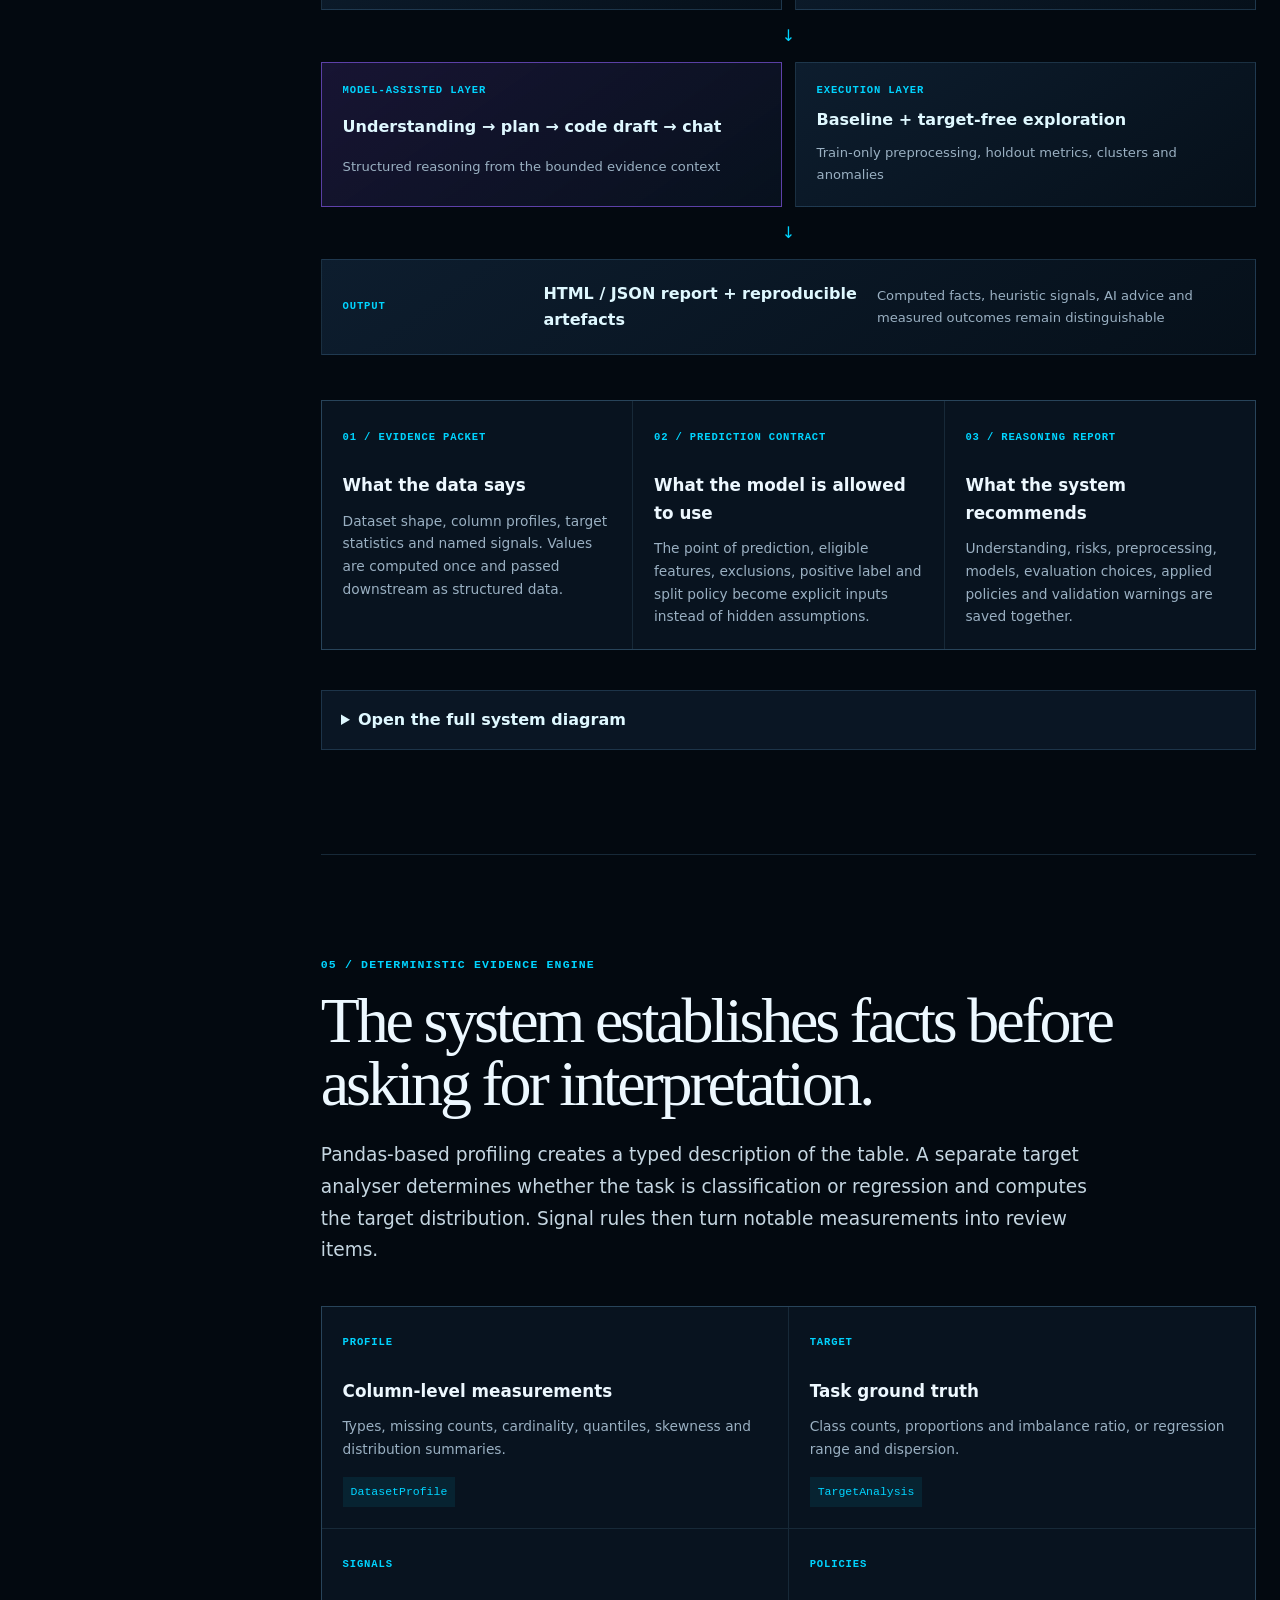
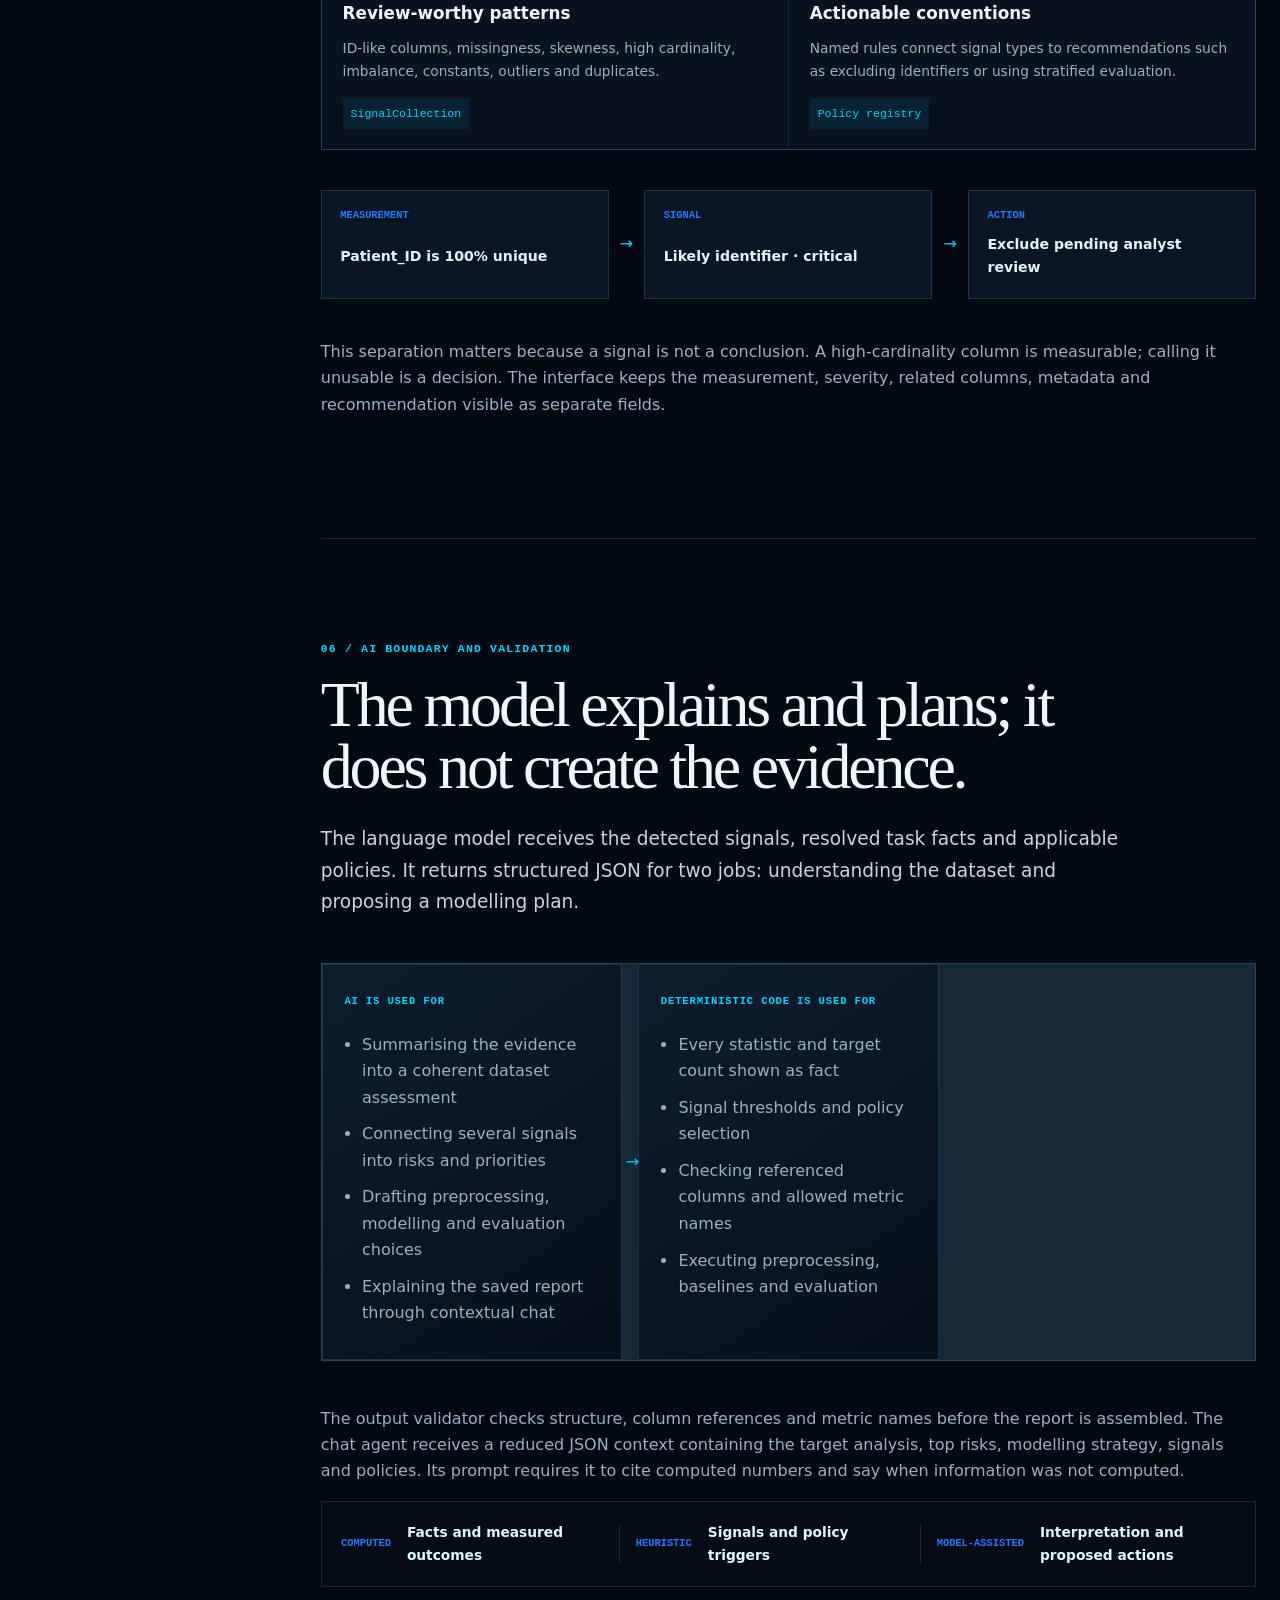
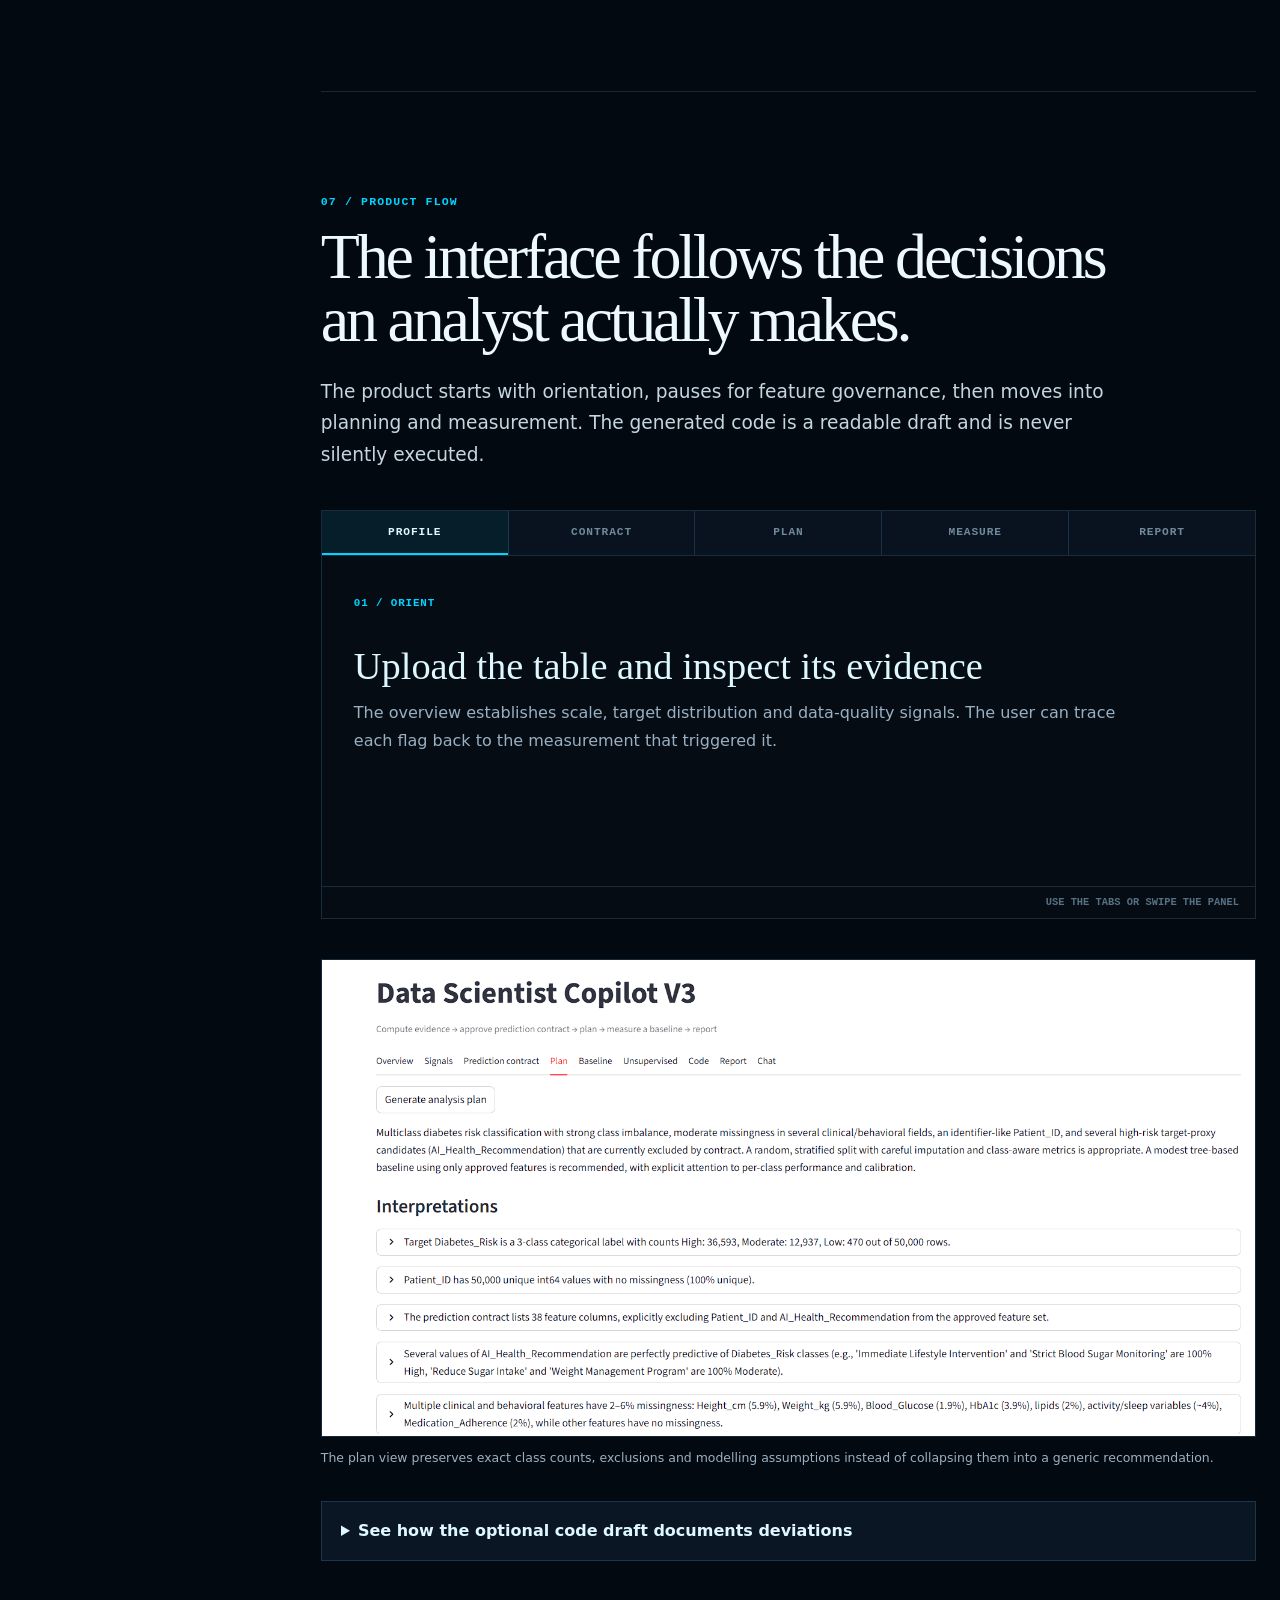
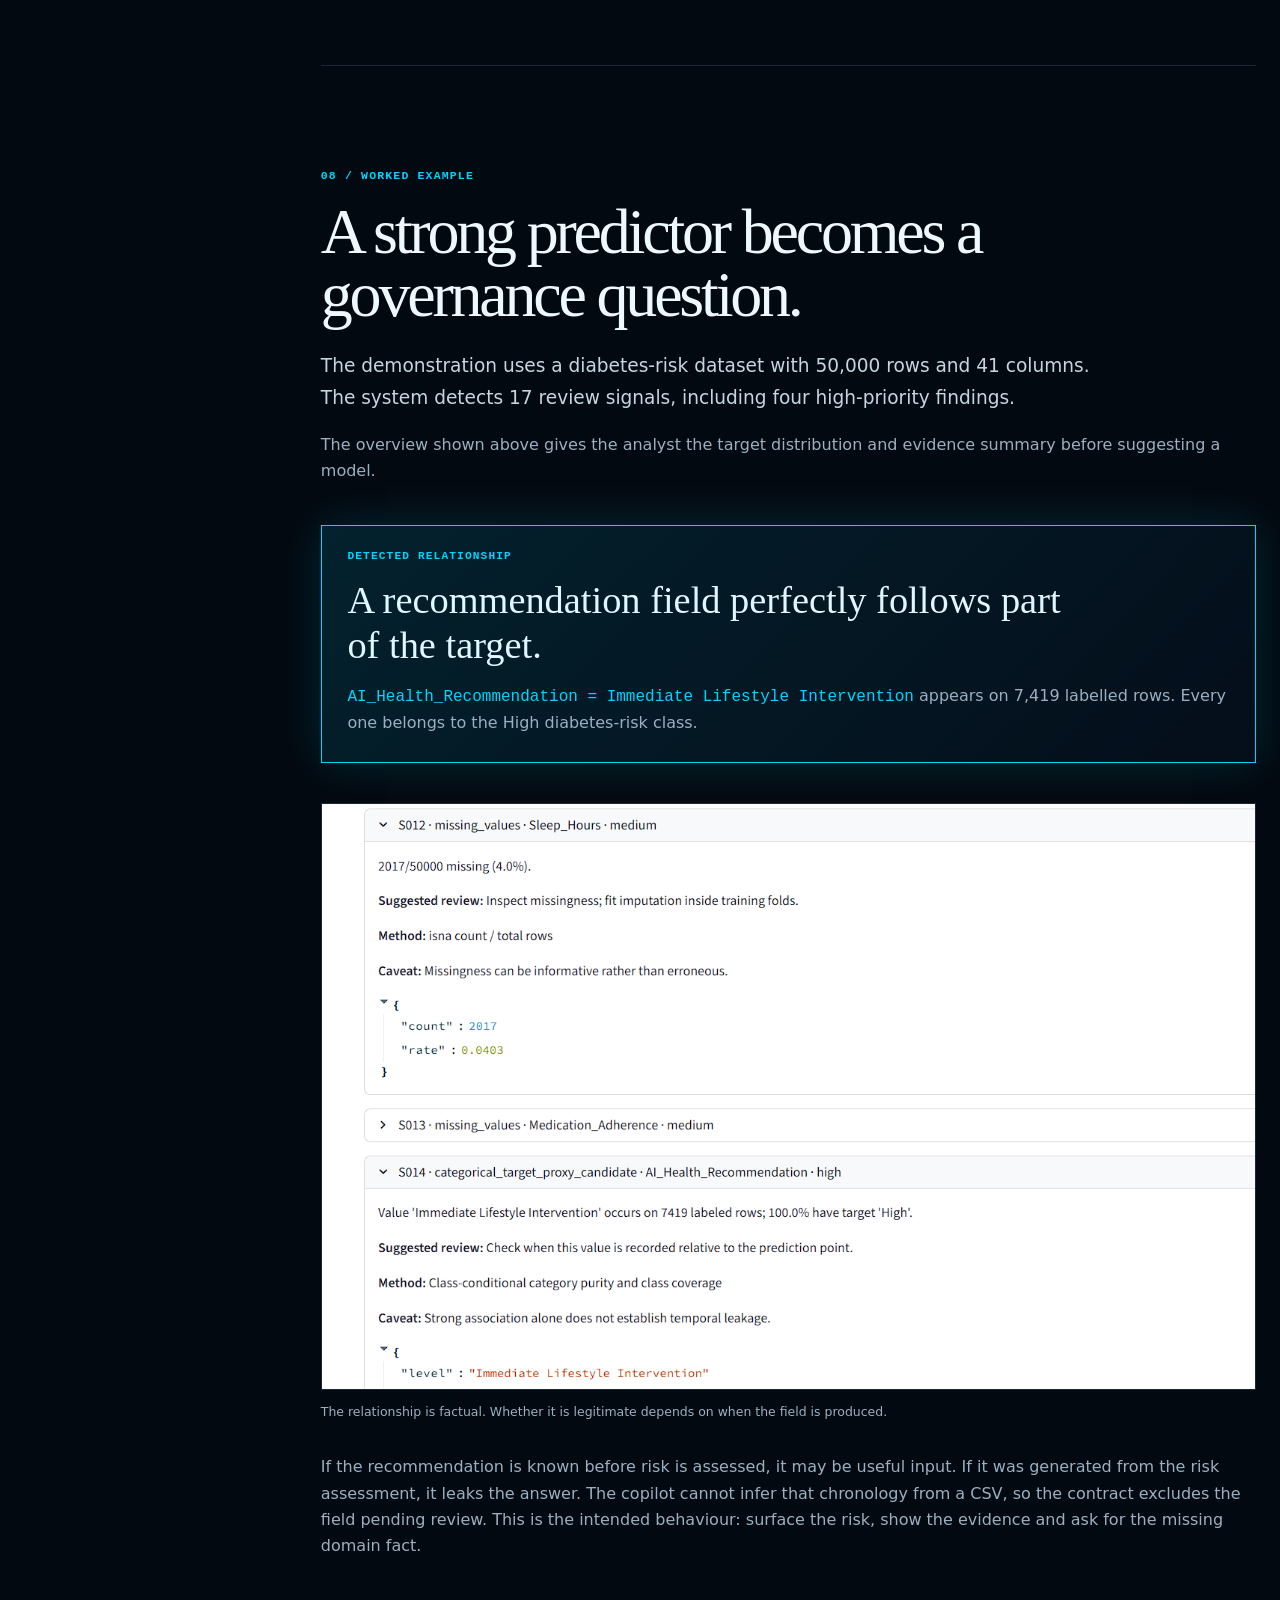
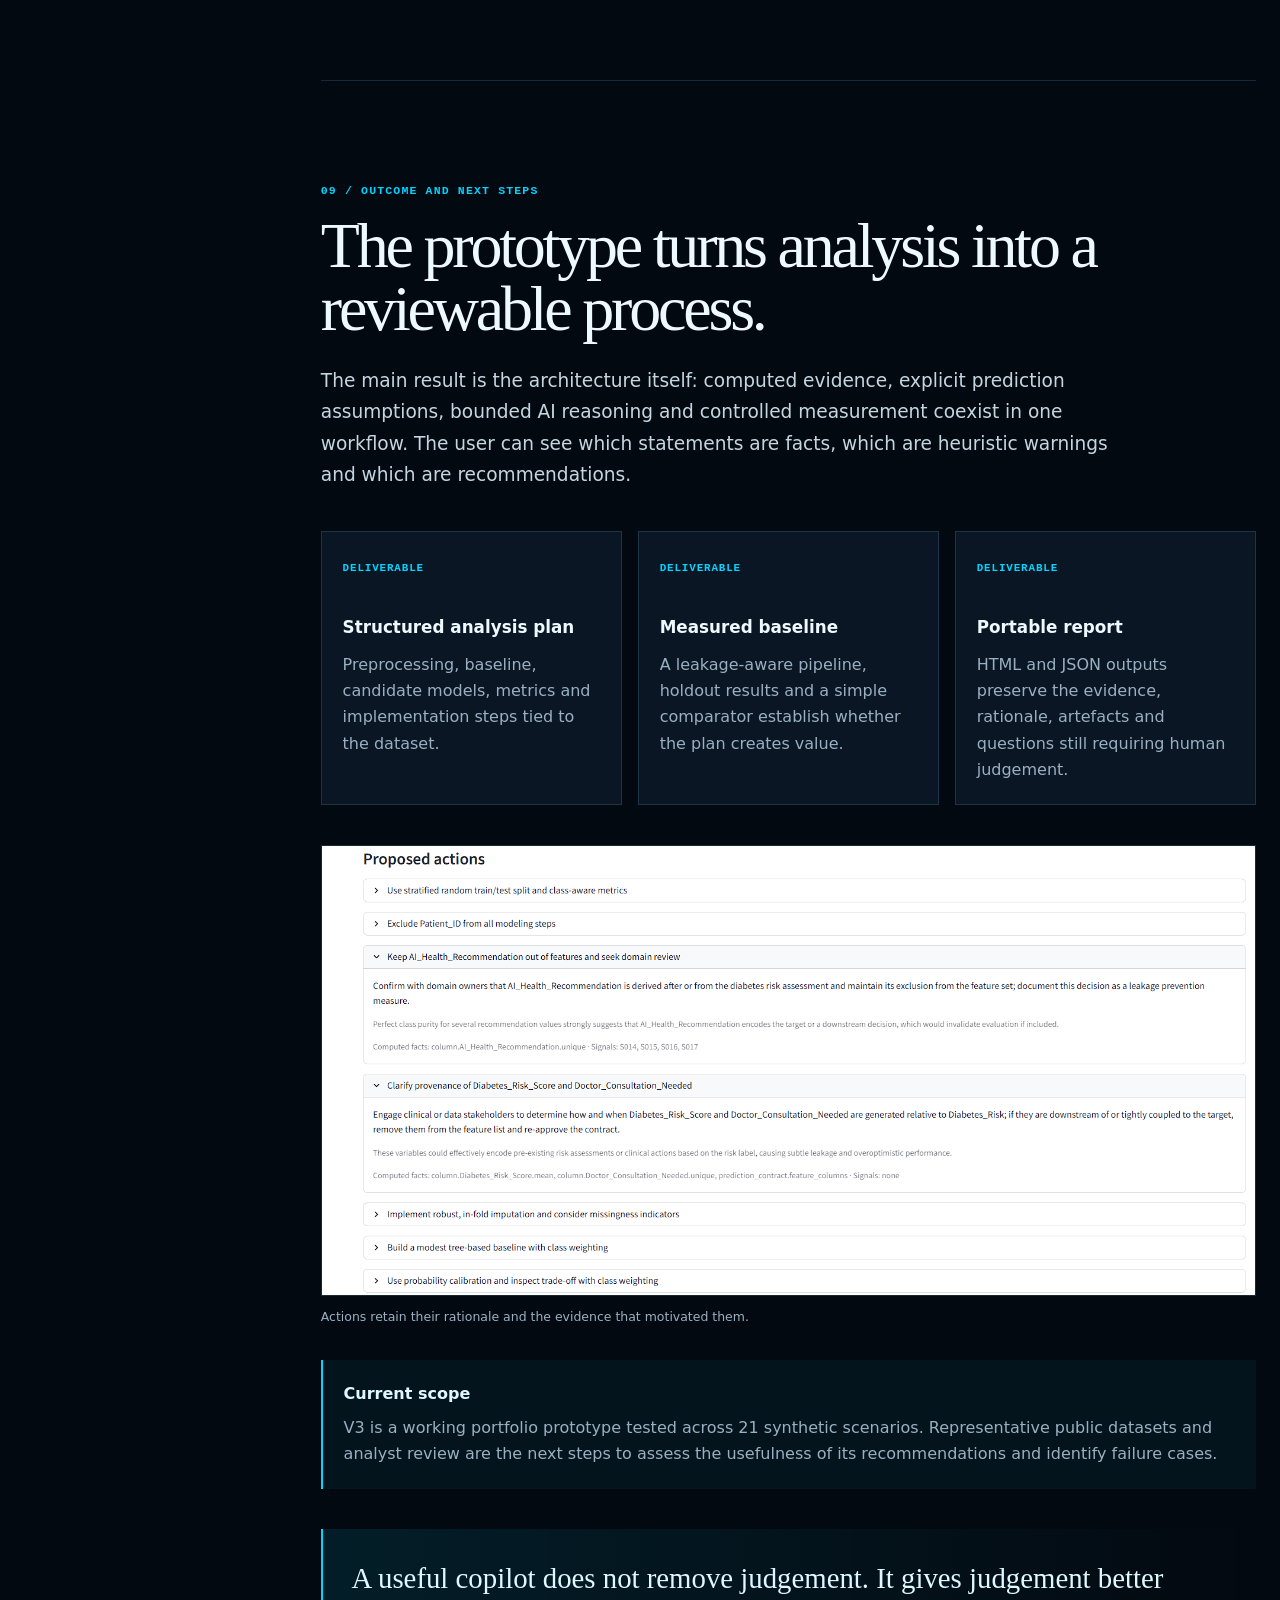
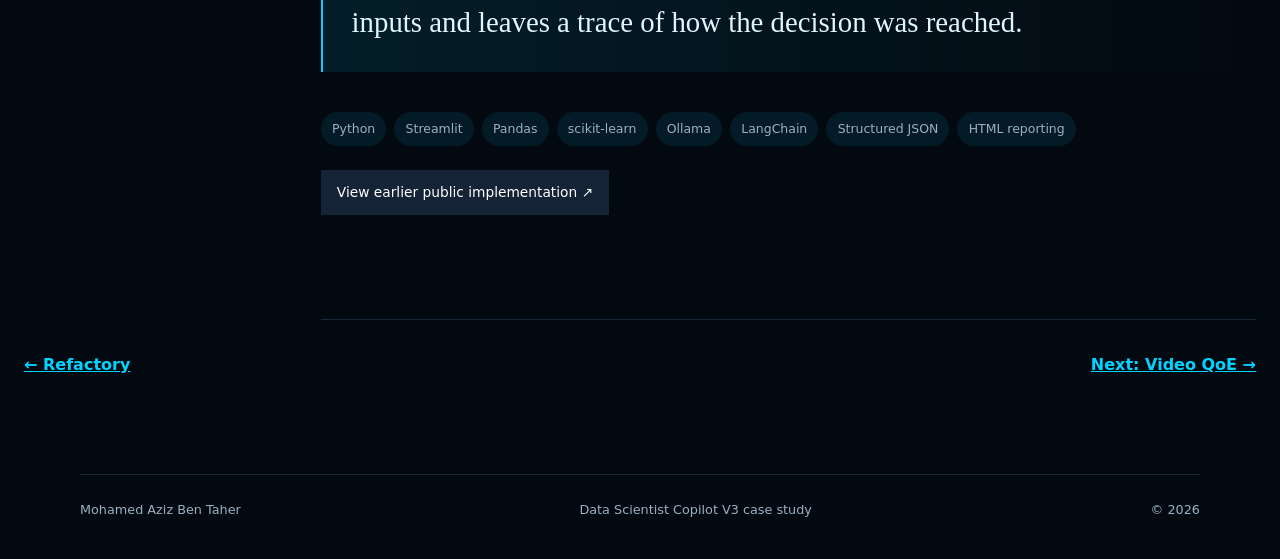
<file: projects/data-scientist-copilot.html>
<!doctype html>
<html lang="en">
  <head>
    <meta charset="utf-8" />
    <meta name="viewport" content="width=device-width, initial-scale=1" />
    <meta name="description" content="Data Scientist Copilot V3: an evidence-first workflow for profiling tabular datasets, controlling prediction assumptions and producing reviewable analysis plans." />
    <title>Data Scientist Copilot V3 | Aziz Ben Taher</title>
    <link rel="icon" type="image/svg+xml" href="data:image/svg+xml,%3Csvg xmlns='http://www.w3.org/2000/svg' viewBox='0 0 64 64'%3E%3Crect width='64' height='64' rx='12' fill='%23030910'/%3E%3Cpath d='M14 46 28 17h8l14 29h-9l-3-7H25l-3 7zm14-14h8l-4-10z' fill='%2300d4ff'/%3E%3C/svg%3E" />
    <link rel="stylesheet" href="../styles.css" />
    <link rel="stylesheet" href="../v2.css" />
  </head>
  <body class="project-page refactory-page copilot-page">
    <header class="site-header v2-header">
      <a class="wordmark" href="../index.html"><span>AZIZ</span><small>AI · DATA · ENGINEERING</small></a>
      <nav><a href="../index.html#about">About</a><a href="../index.html#journey">Journey</a><a href="../index.html#projects">Projects</a><a class="nav-cta" href="../index.html#contact">Contact</a></nav>
    </header>
    <div class="project-nav"><a href="../index.html#projects">← All projects</a><span>02 / 06</span></div>

    <main class="refactory-main">
      <section class="case-hero refactory-hero copilot-hero">
        <p class="case-breadcrumb">Personal project · Applied AI &amp; data science</p>
        <h1>Data Scientist<br />Copilot</h1>
        <p class="case-intro">Upload a table, inspect what the data actually shows, then turn those findings into a modelling plan you can question and revise.</p>
        <dl class="case-facts">
          <div><dt>Input</dt><dd>Tabular datasets</dd></div>
          <div><dt>Analysis</dt><dd>Profile, signals &amp; recommendations</dd></div>
          <div><dt>Controls</dt><dd>Prediction contract</dd></div>
          <div><dt>Output</dt><dd>Plan, baseline &amp; report</dd></div>
        </dl>
        <figure class="copilot-hero-media"><img src="../assets/images/copilot-v3/overview.png" alt="Copilot dataset overview showing the target distribution and data-quality signals" /><figcaption>From uploaded CSV to an inspectable overview of the dataset.</figcaption></figure>
      </section>

      <div class="case-study-layout">
        <aside class="case-toc" aria-label="Case study navigation">
          <p>Case study</p>
          <a href="#need">The need</a><a href="#problem">Problem</a><a href="#objectives">Objectives</a><a href="#architecture">Architecture</a><a href="#evidence">Evidence engine</a><a href="#intelligence">AI boundary</a><a href="#journey">Product flow</a><a href="#case">Worked example</a><a href="#outcome">Outcome</a>
        </aside>

        <div class="case-study-content">
          <section class="chapter" id="need">
            <p class="chapter-number">01 / The need</p>
            <h2>Every new dataset starts with the same questions.</h2>
            <p class="chapter-lead">Before modelling, an analyst needs to understand what a row represents, how the target is distributed, which columns need attention and which features would really be available when a prediction is made.</p>
            <p>That first pass is time consuming and easy to scatter across notebooks and notes. I built the copilot for analysts who want an organised starting point: a dataset profile, specific issues to review, a proposed analysis path and a record of the decisions made along the way.</p>
            <p>The analyst supplies the context that a CSV cannot contain. For example, a highly predictive field might be useful input or an outcome generated after the event. The system surfaces that question with its supporting measurement so the analyst can decide.</p>
          </section>

          <section class="chapter" id="problem">
            <p class="chapter-number">02 / Problem formulation</p>
            <h2>Turn measurements into decisions without losing the evidence.</h2>
            <p class="chapter-lead">The challenge is connecting each recommendation to a computed finding while keeping feature availability and the evaluation protocol visible to the analyst.</p>
            <div class="challenge-table" role="table" aria-label="Data copilot engineering risks">
              <div class="challenge-head" role="row"><span>Risk</span><span>What causes it</span><span>Consequence</span></div>
              <article role="row"><h3><small>01</small>Unsupported claims</h3><p>The model fills gaps with patterns that sound statistically reasonable.</p><p>The report becomes fluent but cannot be audited against the data.</p></article>
              <article role="row"><h3><small>02</small>Target leakage</h3><p>An identifier, downstream decision or post-outcome field is admitted as a predictor.</p><p>Offline performance looks strong and collapses when the model is deployed.</p></article>
              <article role="row"><h3><small>03</small>Evaluation leakage</h3><p>Imputation, encoding or feature selection is fitted before the train/test split.</p><p>The test set influences training and the score becomes optimistic.</p></article>
              <article role="row"><h3><small>04</small>Generic recommendations</h3><p>The same checklist is applied without considering task type, imbalance or feature availability.</p><p>The user receives more text, but no clearer decision.</p></article>
            </div>
          </section>

          <section class="chapter" id="objectives">
            <p class="chapter-number">03 / Objectives</p>
            <h2>Build a copilot whose reasoning can be inspected.</h2>
            <blockquote class="problem-statement">Compute a dependable evidence packet, make prediction assumptions explicit, generate a practical modelling plan and preserve the link between every recommendation and the fact that motivated it.</blockquote>
            <div class="objective-table compact-objectives">
              <article><span>01</span><div><h3>Grounding</h3><p>Statistics, counts and relationships come from deterministic code.</p></div><strong>Facts stay reproducible</strong></article>
              <article><span>02</span><div><h3>Control</h3><p>The analyst approves the target, prediction point, feature set and split strategy.</p></div><strong>Assumptions stay explicit</strong></article>
              <article><span>03</span><div><h3>Traceability</h3><p>Signals cite their measurement; actions cite the signals they answer.</p></div><strong>Advice can be challenged</strong></article>
              <article><span>04</span><div><h3>Safe evaluation</h3><p>Preprocessing is fitted on training data and results come from executed baselines.</p></div><strong>Scores remain meaningful</strong></article>
            </div>
          </section>

          <section class="chapter" id="architecture">
            <p class="chapter-number">04 / Architecture</p>
            <h2>One workflow from data to a reviewable plan.</h2>
            <p class="chapter-lead">The architecture is organised around three artefacts: an evidence packet, a prediction contract and a reasoning report. Deterministic modules create and verify these artefacts. The language model works inside the context they define.</p>

            <div class="copilot-architecture-map" aria-label="Data Scientist Copilot architecture">
              <div class="architecture-lane lane-input"><small>INPUT &amp; CONTROL</small><strong>CSV + task definition</strong><span>Target · prediction point · sensitivity</span></div>
              <b>↓</b>
              <div class="architecture-split">
                <article><small>DETERMINISTIC LAYER</small><strong>Profiler → target analysis → signal engine</strong><span>Typed facts, counts, distributions, risks and policy triggers</span></article>
                <article><small>ANALYST CONTROL</small><strong>Prediction contract</strong><span>Approved features, split strategy and fields held for review</span></article>
              </div>
              <b>↓</b>
              <div class="architecture-split">
                <article class="ai"><small>MODEL-ASSISTED LAYER</small><strong>Understanding → plan → code draft → chat</strong><span>Structured reasoning from the bounded evidence context</span></article>
                <article><small>EXECUTION LAYER</small><strong>Baseline + target-free exploration</strong><span>Train-only preprocessing, holdout metrics, clusters and anomalies</span></article>
              </div>
              <b>↓</b>
              <div class="architecture-lane lane-output"><small>OUTPUT</small><strong>HTML / JSON report + reproducible artefacts</strong><span>Computed facts, heuristic signals, AI advice and measured outcomes remain distinguishable</span></div>
            </div>

            <div class="architecture-contracts">
              <article><span>01 / EVIDENCE PACKET</span><h3>What the data says</h3><p>Dataset shape, column profiles, target statistics and named signals. Values are computed once and passed downstream as structured data.</p></article>
              <article><span>02 / PREDICTION CONTRACT</span><h3>What the model is allowed to use</h3><p>The point of prediction, eligible features, exclusions, positive label and split policy become explicit inputs instead of hidden assumptions.</p></article>
              <article><span>03 / REASONING REPORT</span><h3>What the system recommends</h3><p>Understanding, risks, preprocessing, models, evaluation choices, applied policies and validation warnings are saved together.</p></article>
            </div>
            <details class="secondary-shot"><summary>Open the full system diagram</summary><figure class="product-shot architecture-shot"><img src="../assets/images/copilot-v3/architecture.png" alt="Detailed architecture of Data Scientist Copilot V3" /><figcaption>The implementation view shows how the prediction contract governs both the model-assisted plan and the controlled evaluation path.</figcaption></figure></details>
          </section>

          <section class="chapter" id="evidence">
            <p class="chapter-number">05 / Deterministic evidence engine</p>
            <h2>The system establishes facts before asking for interpretation.</h2>
            <p class="chapter-lead">Pandas-based profiling creates a typed description of the table. A separate target analyser determines whether the task is classification or regression and computes the target distribution. Signal rules then turn notable measurements into review items.</p>
            <div class="component-ledger">
              <article><span>PROFILE</span><h3>Column-level measurements</h3><p>Types, missing counts, cardinality, quantiles, skewness and distribution summaries.</p><code>DatasetProfile</code></article>
              <article><span>TARGET</span><h3>Task ground truth</h3><p>Class counts, proportions and imbalance ratio, or regression range and dispersion.</p><code>TargetAnalysis</code></article>
              <article><span>SIGNALS</span><h3>Review-worthy patterns</h3><p>ID-like columns, missingness, skewness, high cardinality, imbalance, constants, outliers and duplicates.</p><code>SignalCollection</code></article>
              <article><span>POLICIES</span><h3>Actionable conventions</h3><p>Named rules connect signal types to recommendations such as excluding identifiers or using stratified evaluation.</p><code>Policy registry</code></article>
            </div>
            <div class="signal-anatomy"><div><span>MEASUREMENT</span><strong>Patient_ID is 100% unique</strong></div><b>→</b><div><span>SIGNAL</span><strong>Likely identifier · critical</strong></div><b>→</b><div><span>ACTION</span><strong>Exclude pending analyst review</strong></div></div>
            <p>This separation matters because a signal is not a conclusion. A high-cardinality column is measurable; calling it unusable is a decision. The interface keeps the measurement, severity, related columns, metadata and recommendation visible as separate fields.</p>
          </section>

          <section class="chapter" id="intelligence">
            <p class="chapter-number">06 / AI boundary and validation</p>
            <h2>The model explains and plans; it does not create the evidence.</h2>
            <p class="chapter-lead">The language model receives the detected signals, resolved task facts and applicable policies. It returns structured JSON for two jobs: understanding the dataset and proposing a modelling plan.</p>
            <div class="ai-boundary-grid">
              <article><span>AI IS USED FOR</span><ul><li>Summarising the evidence into a coherent dataset assessment</li><li>Connecting several signals into risks and priorities</li><li>Drafting preprocessing, modelling and evaluation choices</li><li>Explaining the saved report through contextual chat</li></ul></article>
              <article><span>DETERMINISTIC CODE IS USED FOR</span><ul><li>Every statistic and target count shown as fact</li><li>Signal thresholds and policy selection</li><li>Checking referenced columns and allowed metric names</li><li>Executing preprocessing, baselines and evaluation</li></ul></article>
            </div>
            <p>The output validator checks structure, column references and metric names before the report is assembled. The chat agent receives a reduced JSON context containing the target analysis, top risks, modelling strategy, signals and policies. Its prompt requires it to cite computed numbers and say when information was not computed.</p>
            <div class="copilot-separation"><span>COMPUTED</span><strong>Facts and measured outcomes</strong><i></i><span>HEURISTIC</span><strong>Signals and policy triggers</strong><i></i><span>MODEL-ASSISTED</span><strong>Interpretation and proposed actions</strong></div>
          </section>

          <section class="chapter" id="journey">
            <p class="chapter-number">07 / Product flow</p>
            <h2>The interface follows the decisions an analyst actually makes.</h2>
            <p class="chapter-lead">The product starts with orientation, pauses for feature governance, then moves into planning and measurement. The generated code is a readable draft and is never silently executed.</p>
            <div class="case-stepper" data-case-stepper>
              <div class="step-tabs" role="tablist"><button class="step-tab" data-case-step-tab>Profile</button><button class="step-tab" data-case-step-tab>Contract</button><button class="step-tab" data-case-step-tab>Plan</button><button class="step-tab" data-case-step-tab>Measure</button><button class="step-tab" data-case-step-tab>Report</button></div>
              <div class="step-panels">
                <article class="step-panel" data-case-step-panel><span>01 / ORIENT</span><h3>Upload the table and inspect its evidence</h3><p>The overview establishes scale, target distribution and data-quality signals. The user can trace each flag back to the measurement that triggered it.</p></article>
                <article class="step-panel" data-case-step-panel><span>02 / GOVERN</span><h3>Approve the prediction contract</h3><p>The analyst defines when the prediction is made and which columns exist at that moment. Identifiers and target proxies are excluded or held for explicit review.</p></article>
                <article class="step-panel" data-case-step-panel><span>03 / PLAN</span><h3>Generate a dataset-specific strategy</h3><p>The plan covers preprocessing, a defensible baseline, candidate models, metrics and the implementation sequence. Each interpretation remains visible as a separate, expandable item.</p></article>
                <article class="step-panel" data-case-step-panel><span>04 / VERIFY</span><h3>Run a controlled baseline</h3><p>The split happens before preprocessing. A pipeline is fitted on the training fold, then measured on the holdout with task-appropriate metrics and a dummy comparator.</p></article>
                <article class="step-panel" data-case-step-panel><span>05 / COMMUNICATE</span><h3>Export and question the analysis</h3><p>The final report combines evidence, decisions, plots and measured results. Chat answers are grounded in the saved report rather than the full raw table.</p></article>
              </div>
              <div class="step-hint">Use the tabs or swipe the panel</div>
            </div>
            <figure class="product-shot"><img src="../assets/images/copilot-v3/plan.png" alt="Generated analysis plan showing interpretations and approved feature choices" /><figcaption>The plan view preserves exact class counts, exclusions and modelling assumptions instead of collapsing them into a generic recommendation.</figcaption></figure>
            <details class="secondary-shot"><summary>See how the optional code draft documents deviations</summary><figure class="product-shot"><img src="../assets/images/copilot-v3/code-draft.png" alt="Code draft documenting how it follows the prediction contract" /><figcaption>The draft explains which contract choices it implements, which recommendations it leaves out and why. The user decides whether to run or adapt it.</figcaption></figure></details>
          </section>

          <section class="chapter" id="case">
            <p class="chapter-number">08 / Worked example</p>
            <h2>A strong predictor becomes a governance question.</h2>
            <p class="chapter-lead">The demonstration uses a diabetes-risk dataset with 50,000 rows and 41 columns. The system detects 17 review signals, including four high-priority findings.</p>
            <p>The overview shown above gives the analyst the target distribution and evidence summary before suggesting a model.</p>
            <div class="case-highlight"><p>Detected relationship</p><h3>A recommendation field perfectly follows part of the target.</h3><span><code>AI_Health_Recommendation = Immediate Lifestyle Intervention</code> appears on 7,419 labelled rows. Every one belongs to the High diabetes-risk class.</span></div>
            <figure class="product-shot"><img src="../assets/images/copilot-v3/signals.png" alt="Signal showing a strong relationship between AI Health Recommendation and the target" /><figcaption>The relationship is factual. Whether it is legitimate depends on when the field is produced.</figcaption></figure>
            <p>If the recommendation is known before risk is assessed, it may be useful input. If it was generated from the risk assessment, it leaks the answer. The copilot cannot infer that chronology from a CSV, so the contract excludes the field pending review. This is the intended behaviour: surface the risk, show the evidence and ask for the missing domain fact.</p>
          </section>

          <section class="chapter" id="outcome">
            <p class="chapter-number">09 / Outcome and next steps</p>
            <h2>The prototype turns analysis into a reviewable process.</h2>
            <p class="chapter-lead">The main result is the architecture itself: computed evidence, explicit prediction assumptions, bounded AI reasoning and controlled measurement coexist in one workflow. The user can see which statements are facts, which are heuristic warnings and which are recommendations.</p>
            <div class="experience-grid">
              <article><span>DELIVERABLE</span><h3>Structured analysis plan</h3><p>Preprocessing, baseline, candidate models, metrics and implementation steps tied to the dataset.</p></article>
              <article><span>DELIVERABLE</span><h3>Measured baseline</h3><p>A leakage-aware pipeline, holdout results and a simple comparator establish whether the plan creates value.</p></article>
              <article><span>DELIVERABLE</span><h3>Portable report</h3><p>HTML and JSON outputs preserve the evidence, rationale, artefacts and questions still requiring human judgement.</p></article>
            </div>
            <figure class="product-shot"><img src="../assets/images/copilot-v3/actions.png" alt="Structured recommendations generated from computed evidence" /><figcaption>Actions retain their rationale and the evidence that motivated them.</figcaption></figure>
            <div class="scope-note"><strong>Current scope</strong><p>V3 is a working portfolio prototype tested across 21 synthetic scenarios. Representative public datasets and analyst review are the next steps to assess the usefulness of its recommendations and identify failure cases.</p></div>
            <blockquote class="closing-learning">A useful copilot does not remove judgement. It gives judgement better inputs and leaves a trace of how the decision was reached.</blockquote>
            <ul class="tech-list"><li>Python</li><li>Streamlit</li><li>Pandas</li><li>scikit-learn</li><li>Ollama</li><li>LangChain</li><li>Structured JSON</li><li>HTML reporting</li></ul>
            <div class="document-links"><a href="https://github.com/Azizbt22/Data-Scientist-Copilot" target="_blank" rel="noreferrer">View earlier public implementation ↗</a></div>
          </section>
        </div>
      </div>
      <div class="next-project"><a href="./refactory.html">← Refactory</a><a href="./qoe-prediction.html">Next: Video QoE →</a></div>
    </main>
    <footer><p>Mohamed Aziz Ben Taher</p><p>Data Scientist Copilot V3 case study</p><p>© <span id="year">2026</span></p></footer>
    <script src="../script.js"></script>
  </body>
</html>
</file>
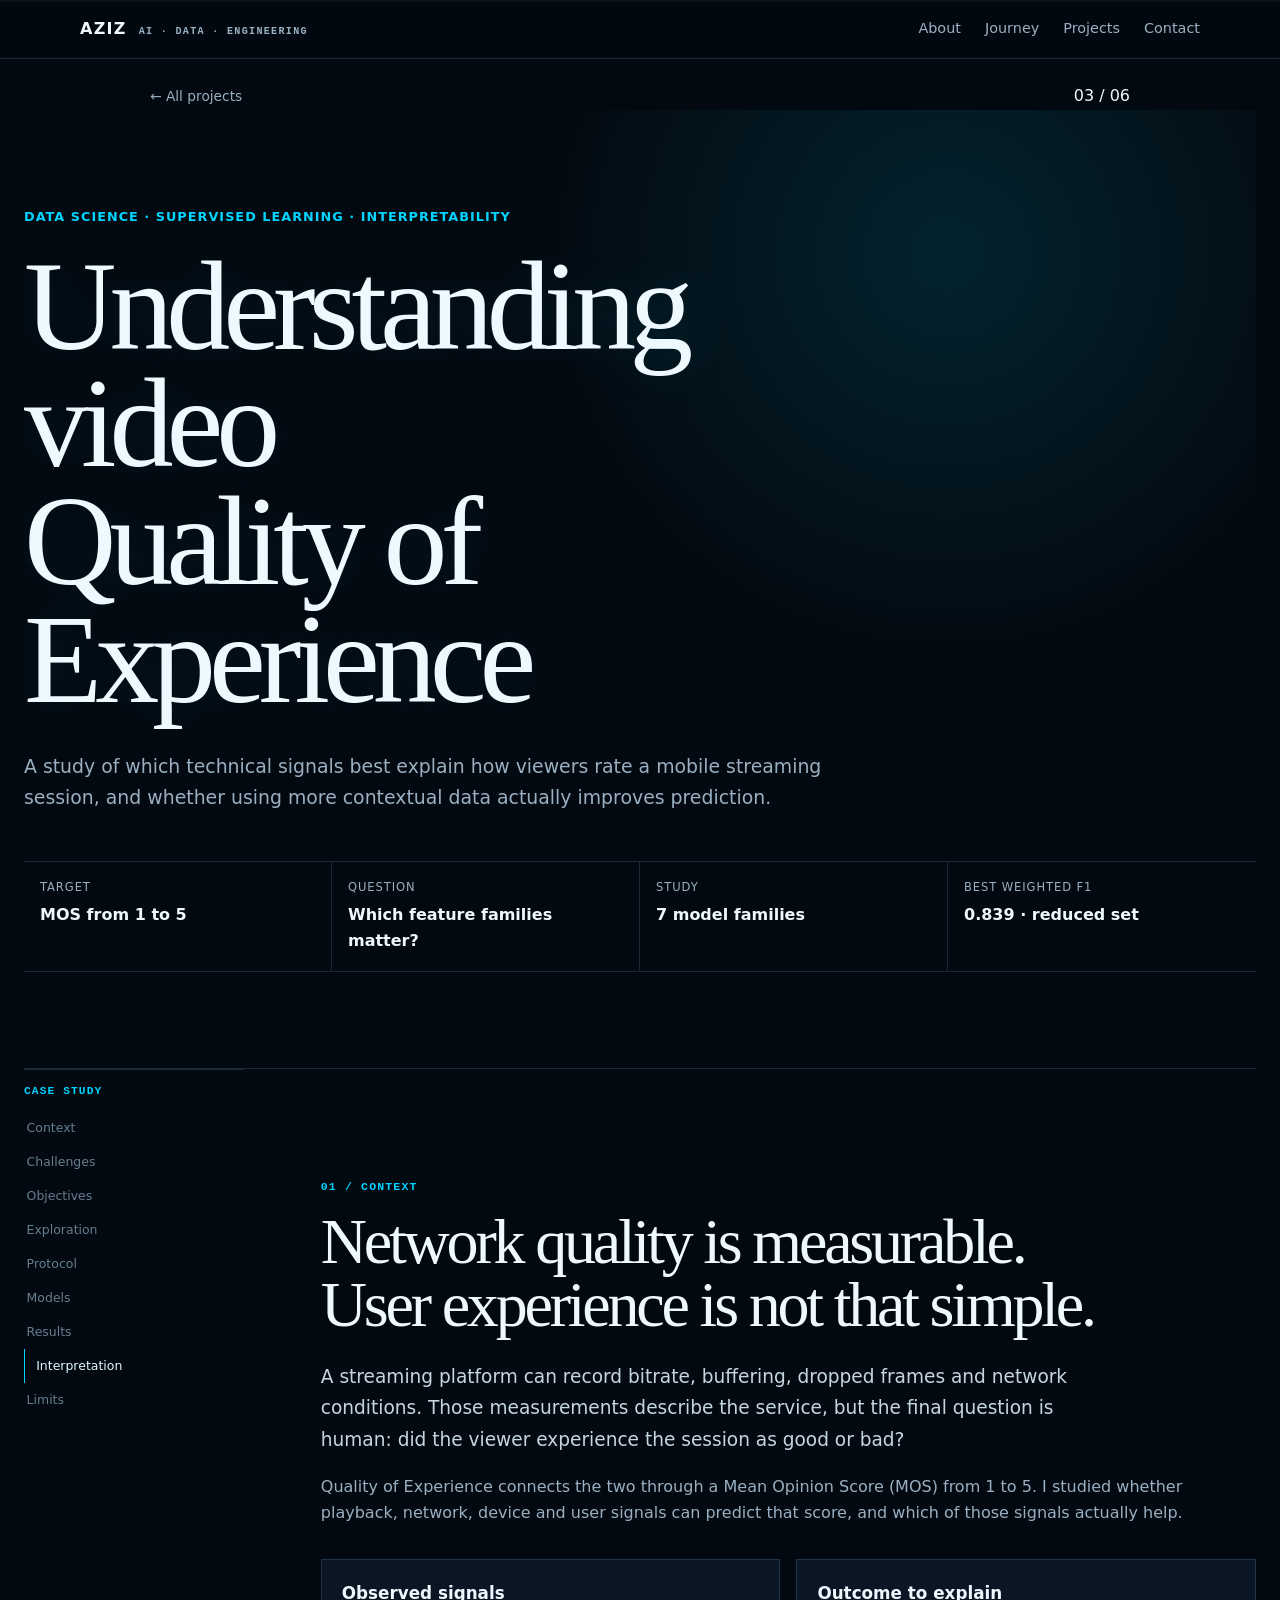
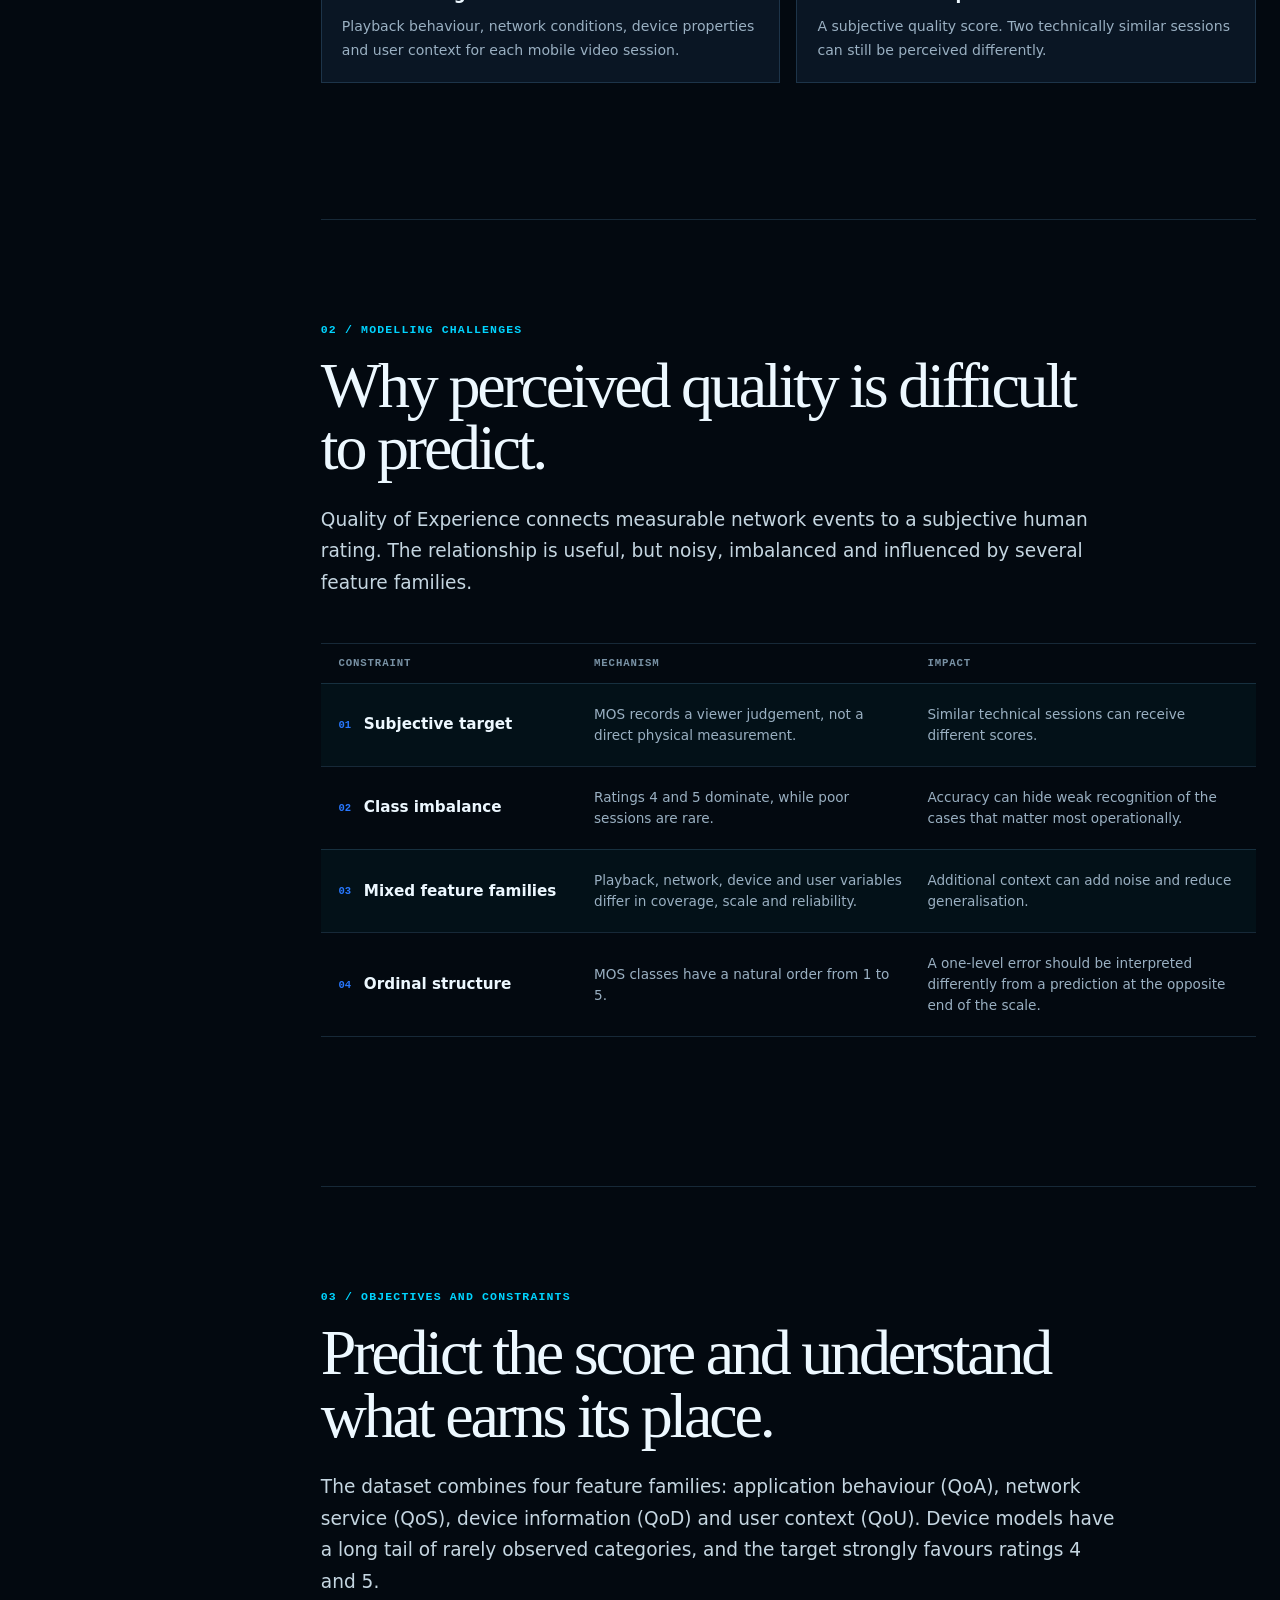
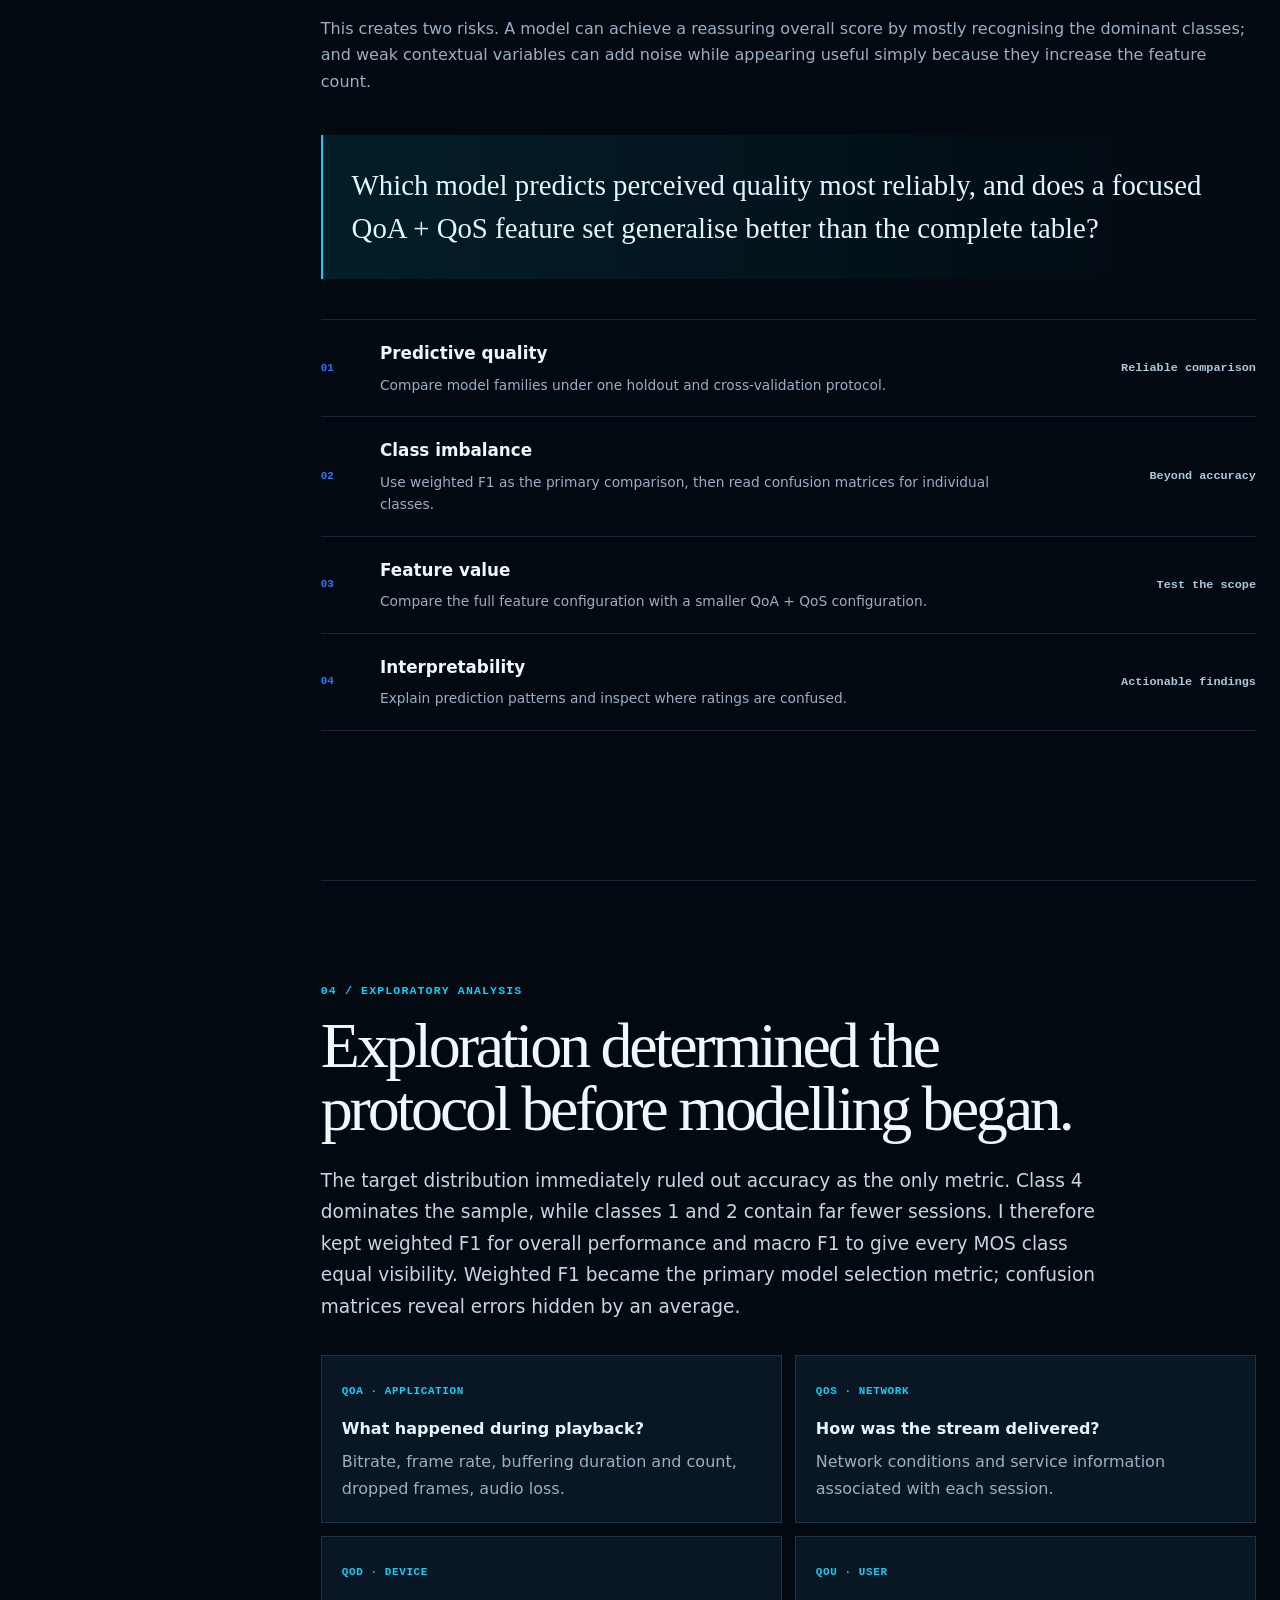
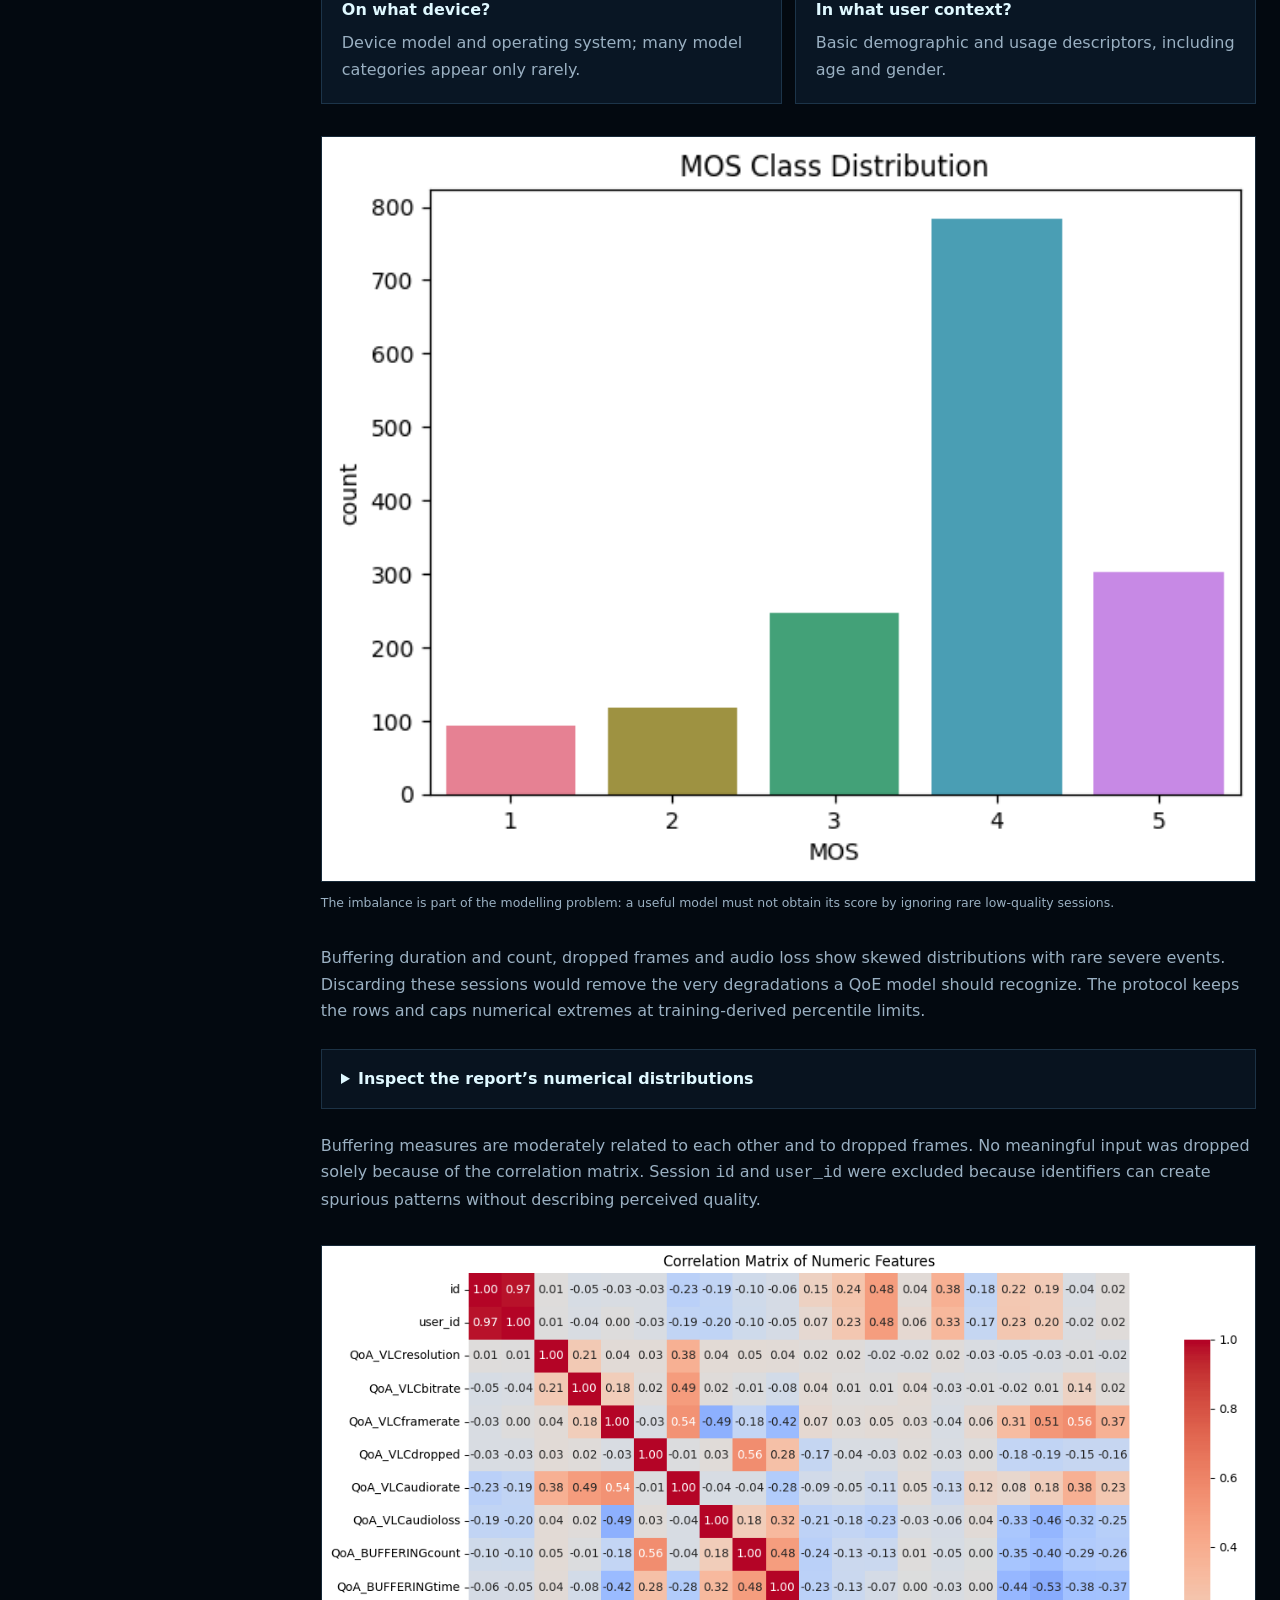
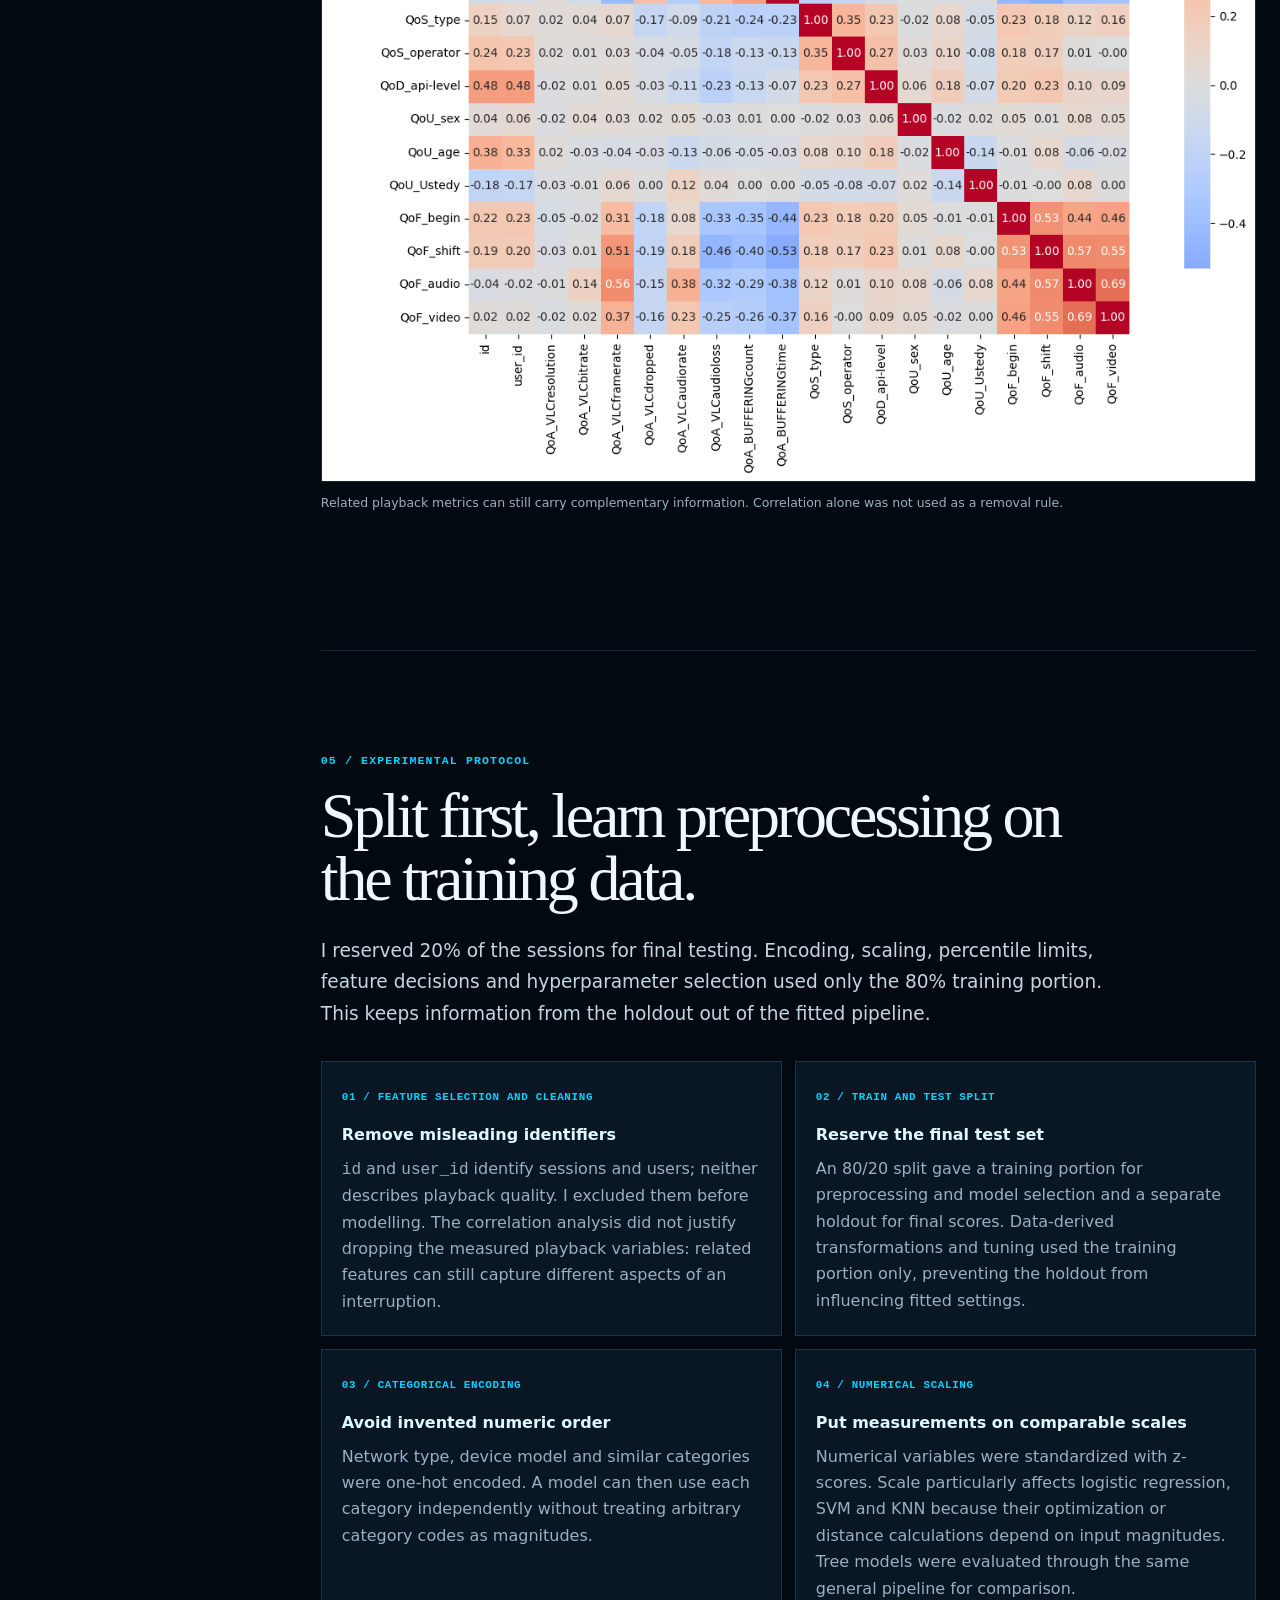
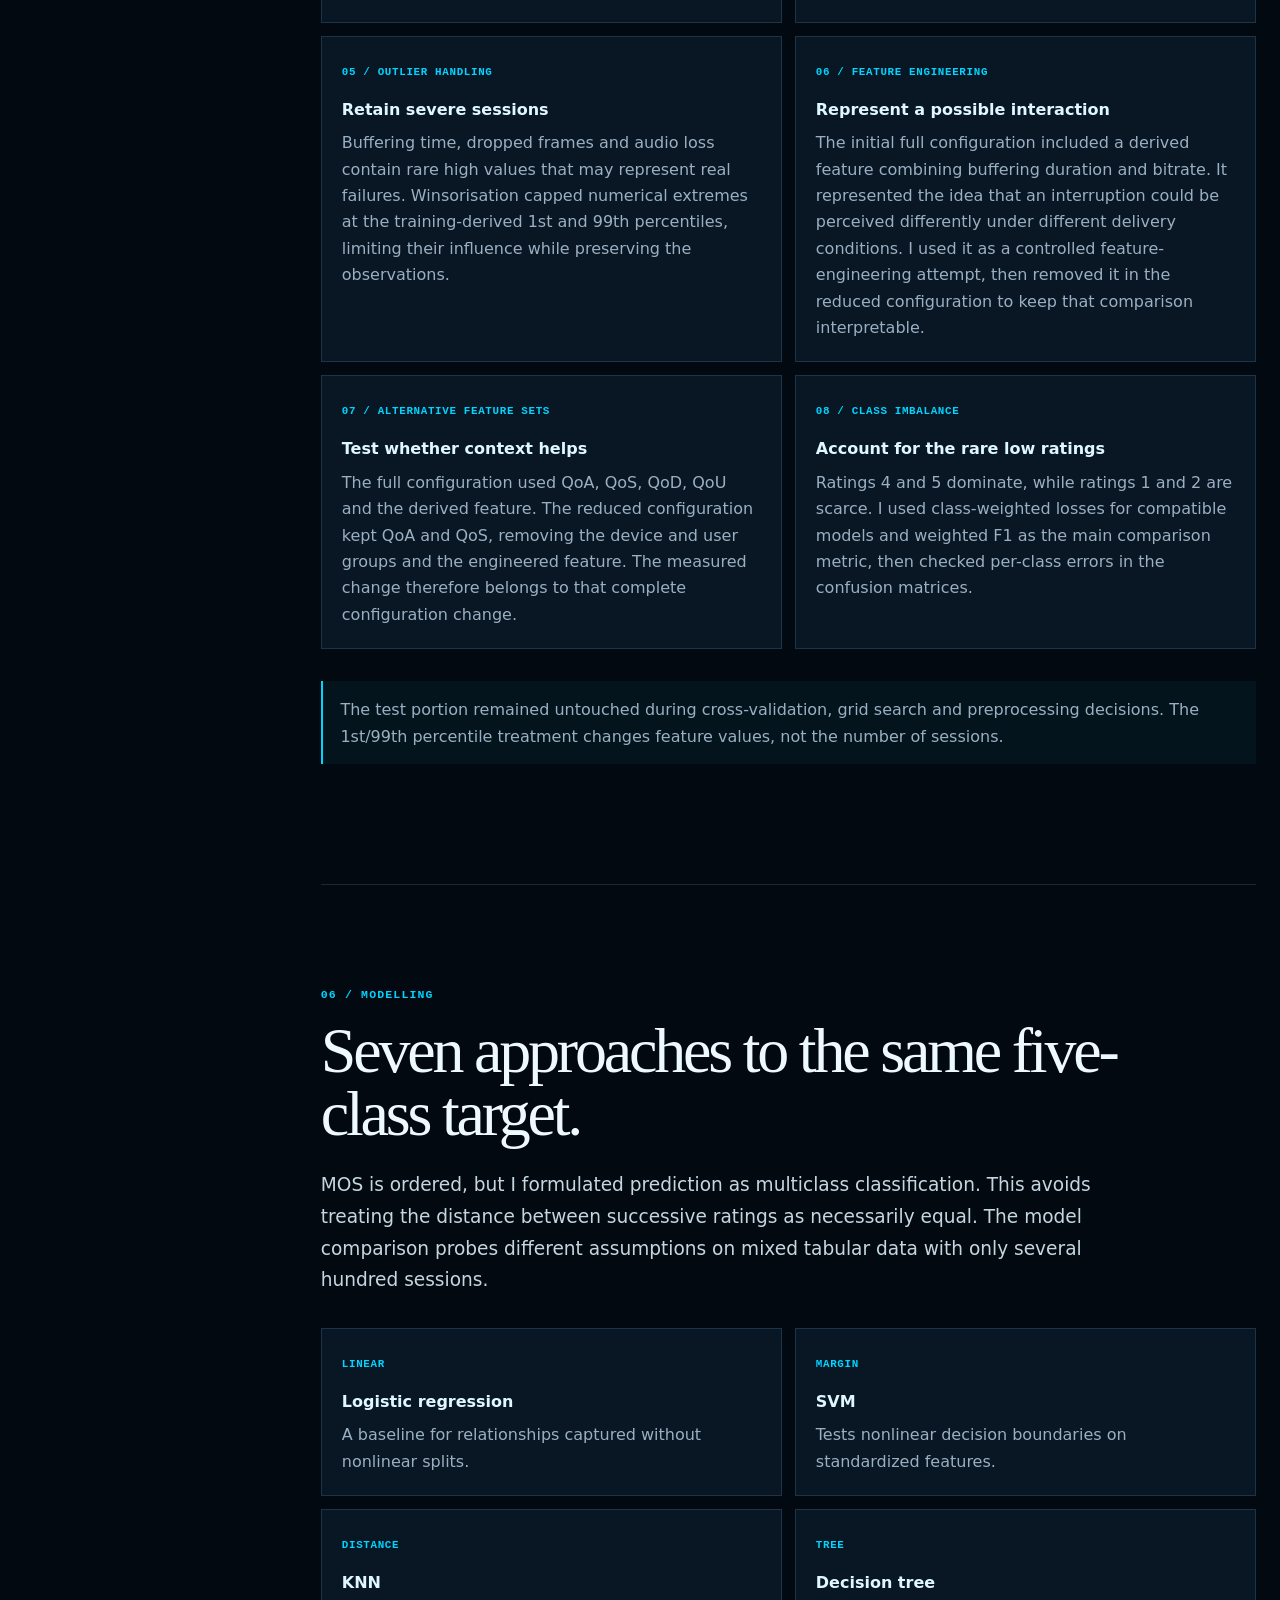
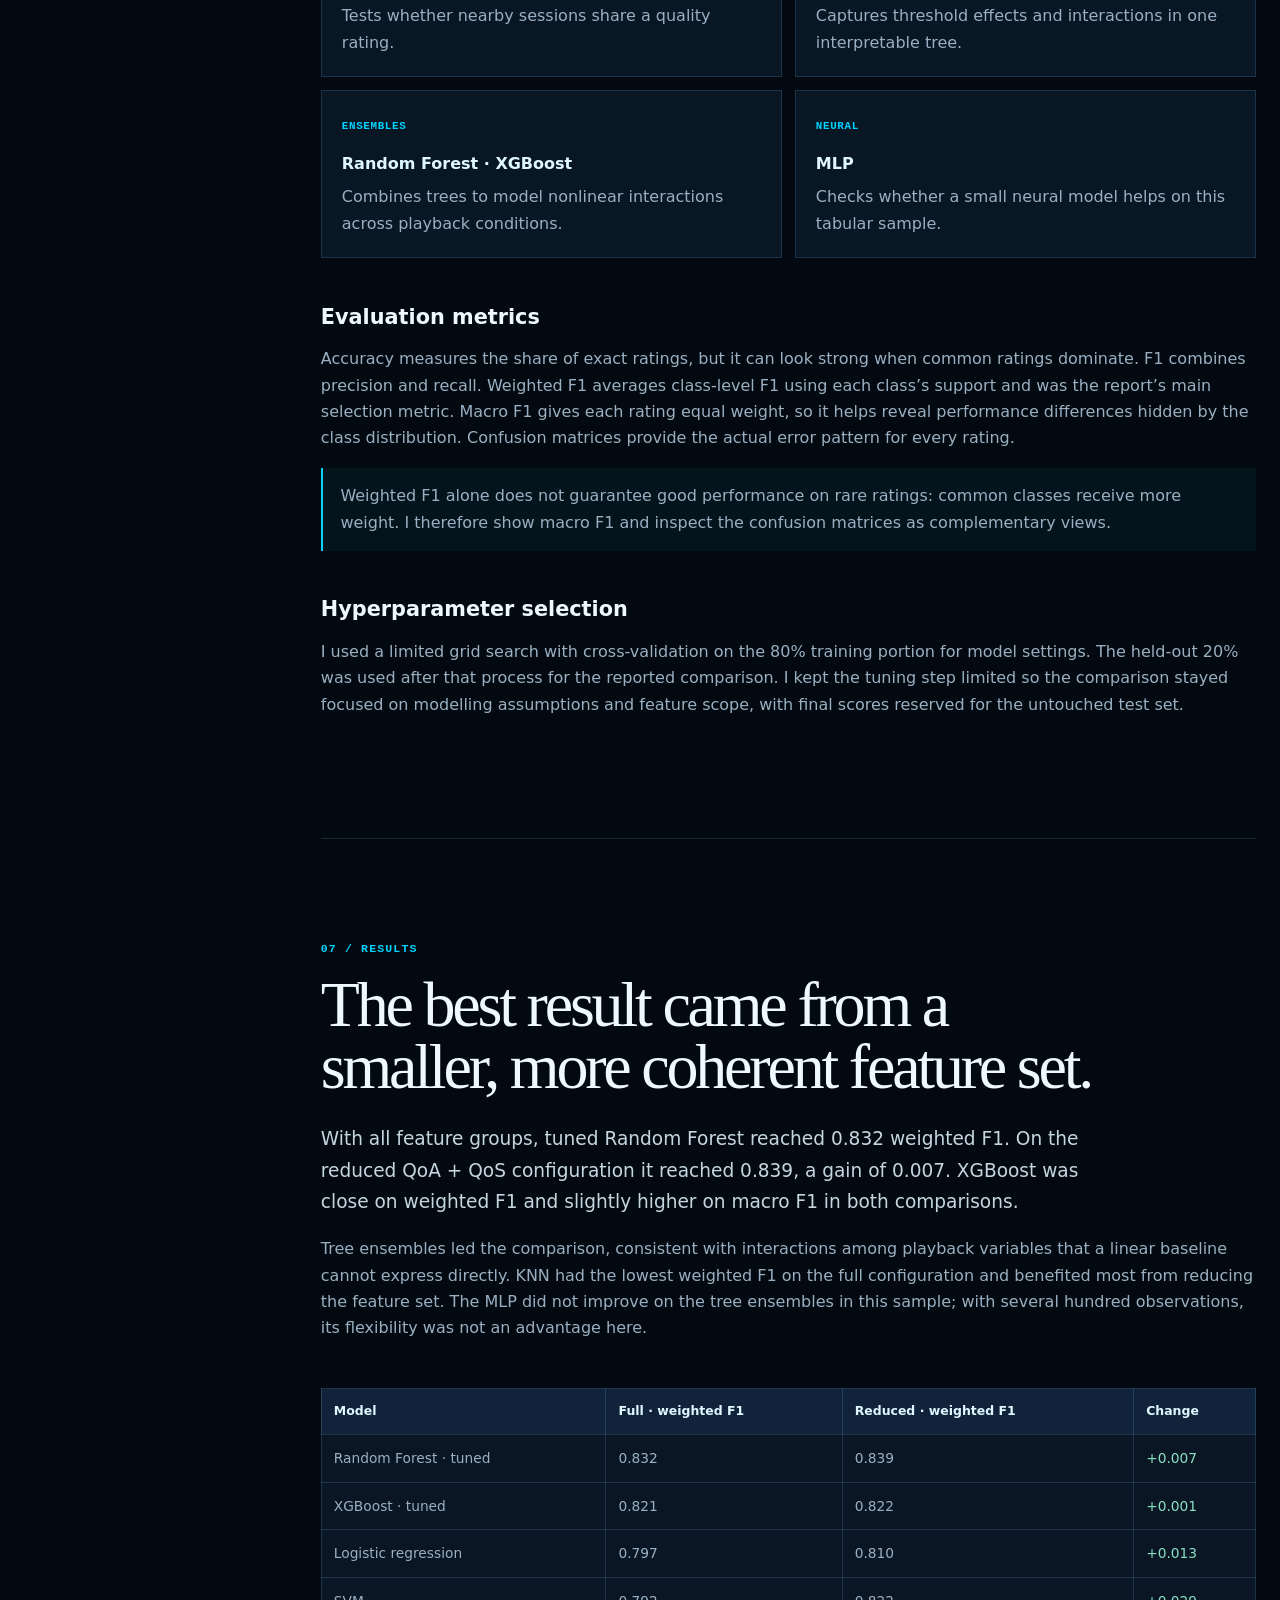
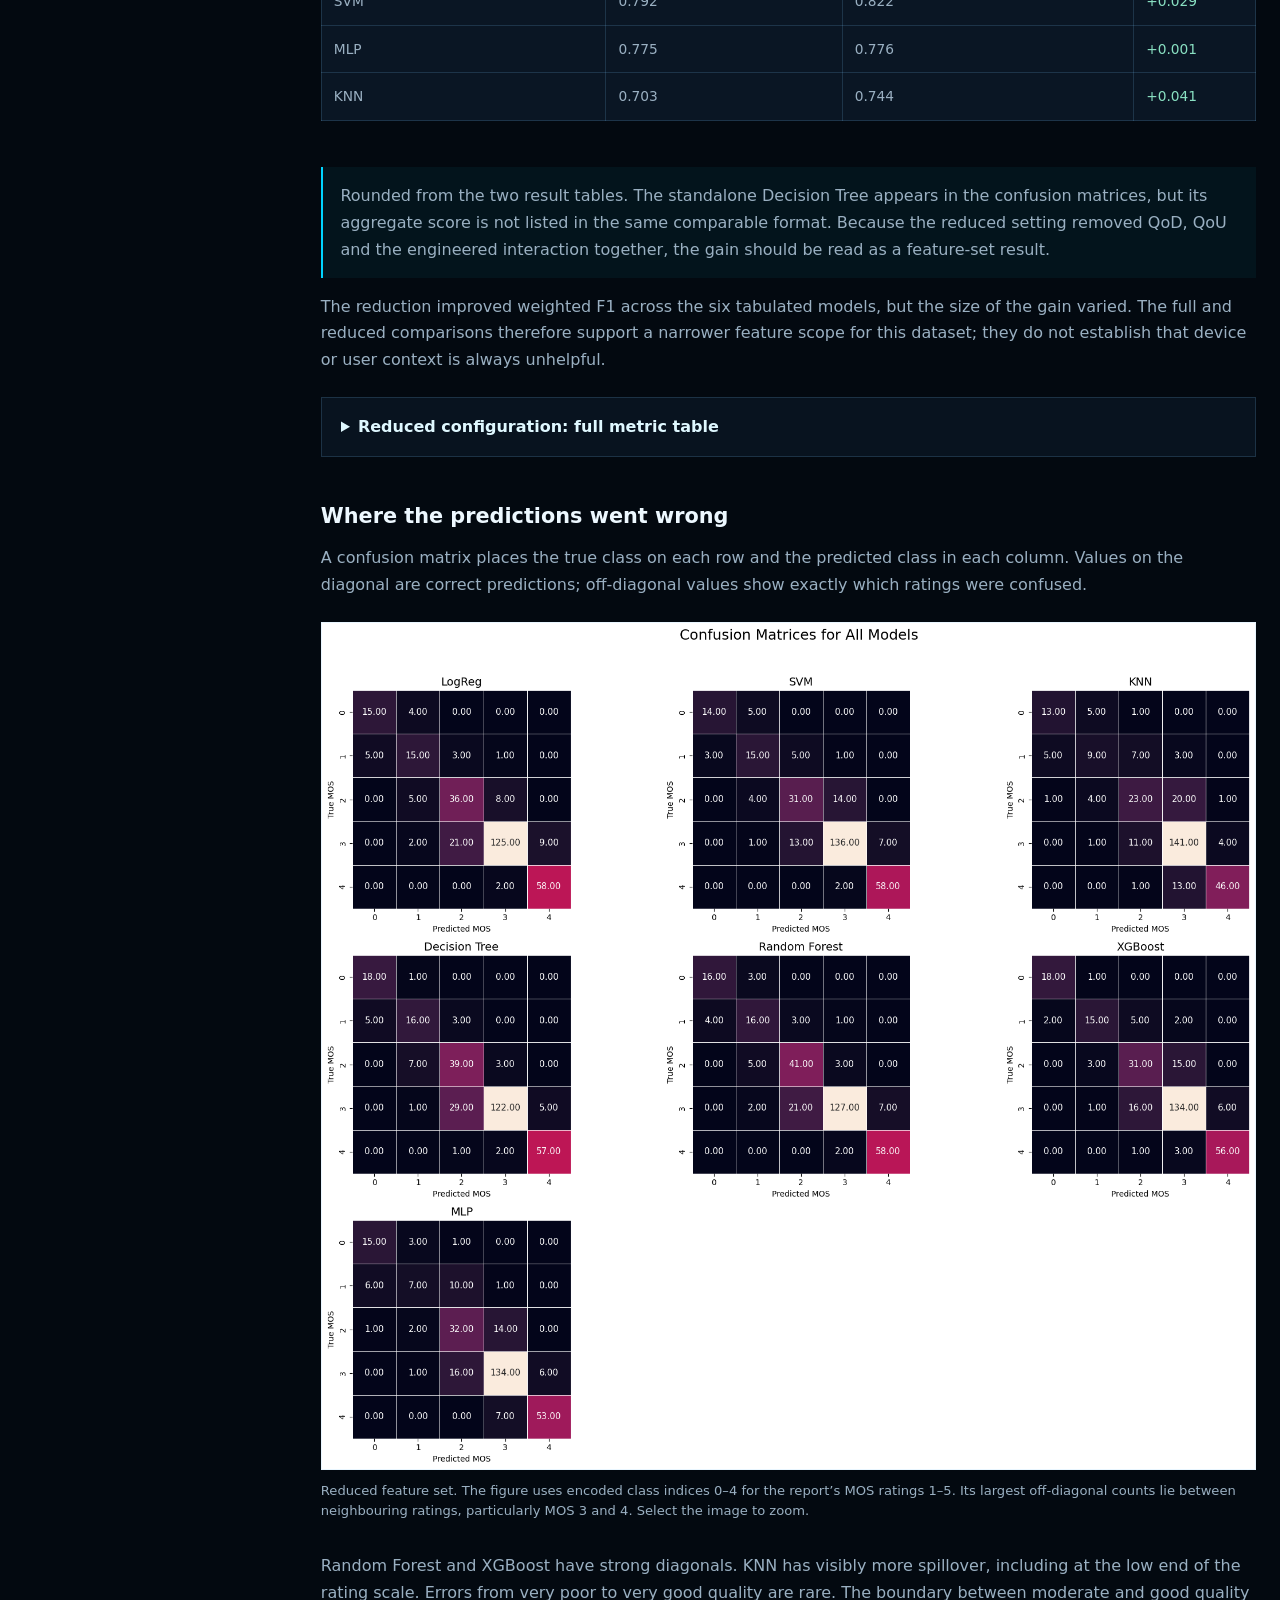
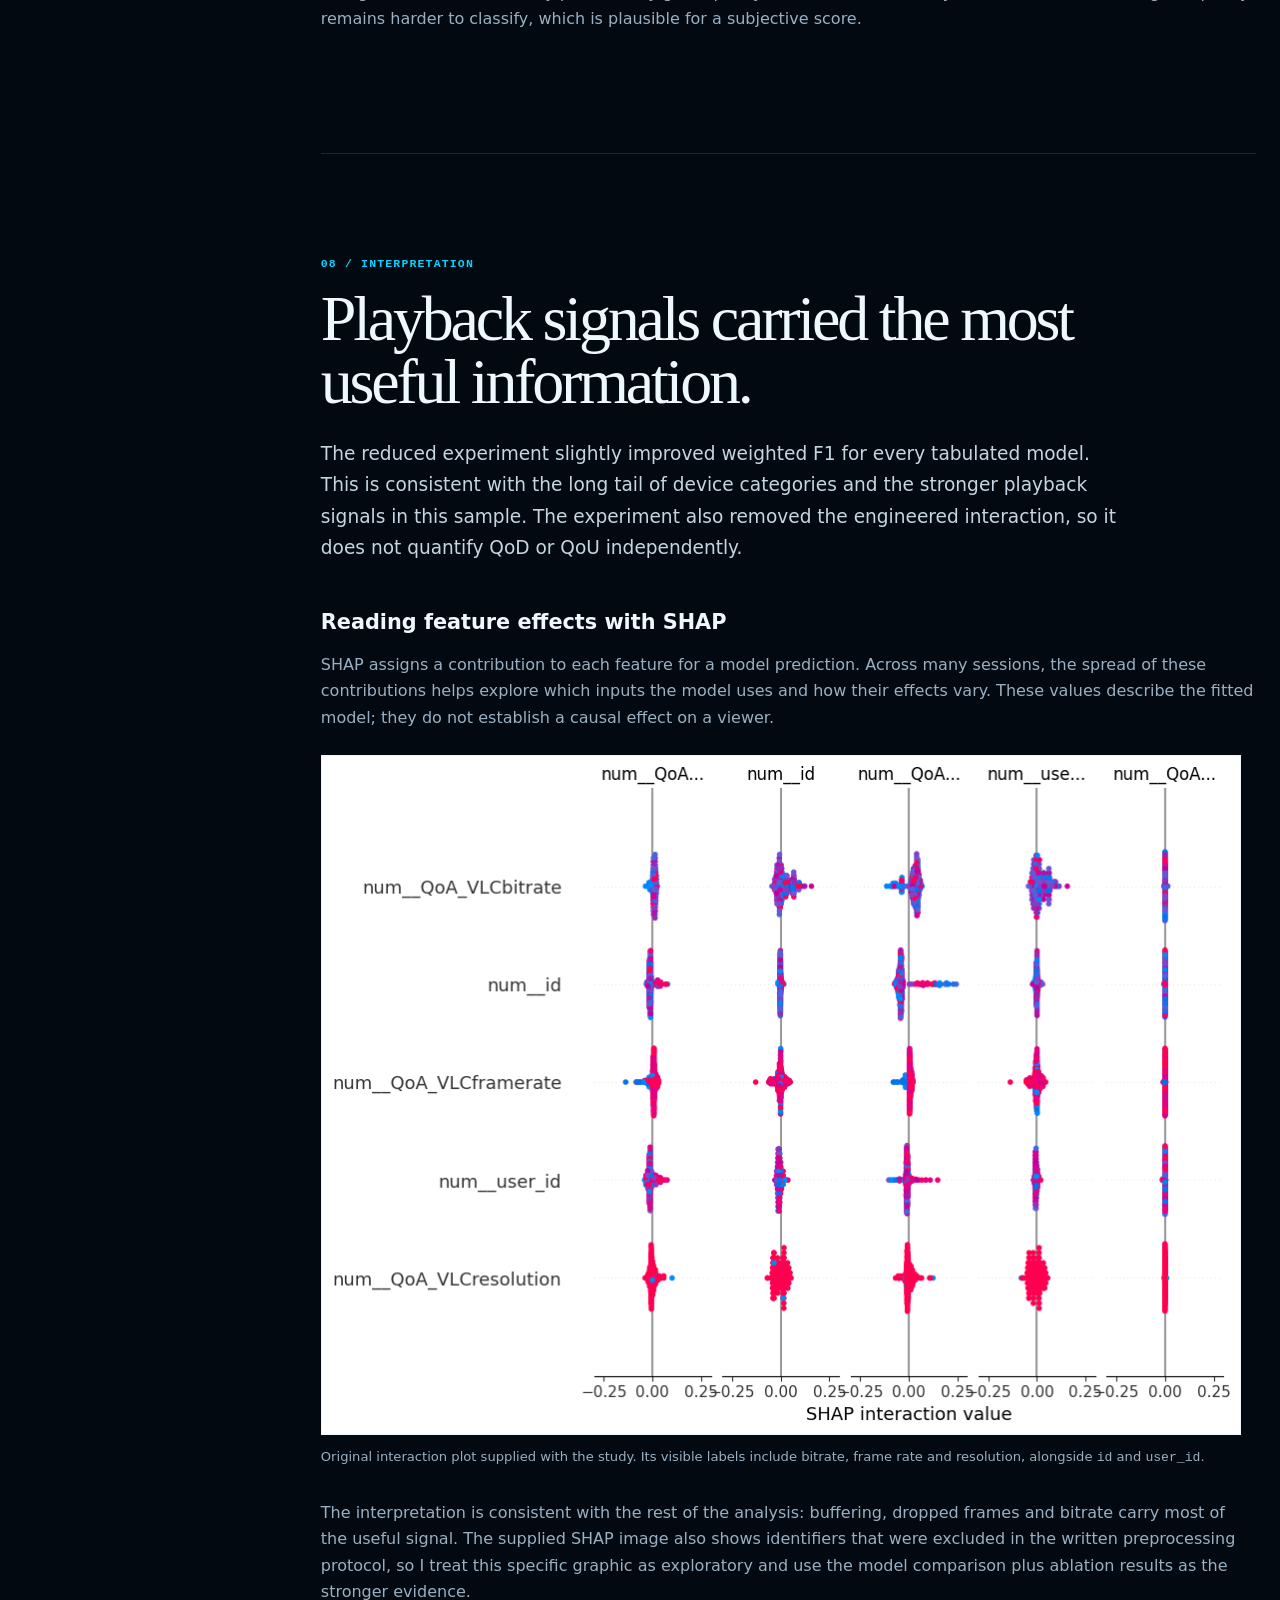
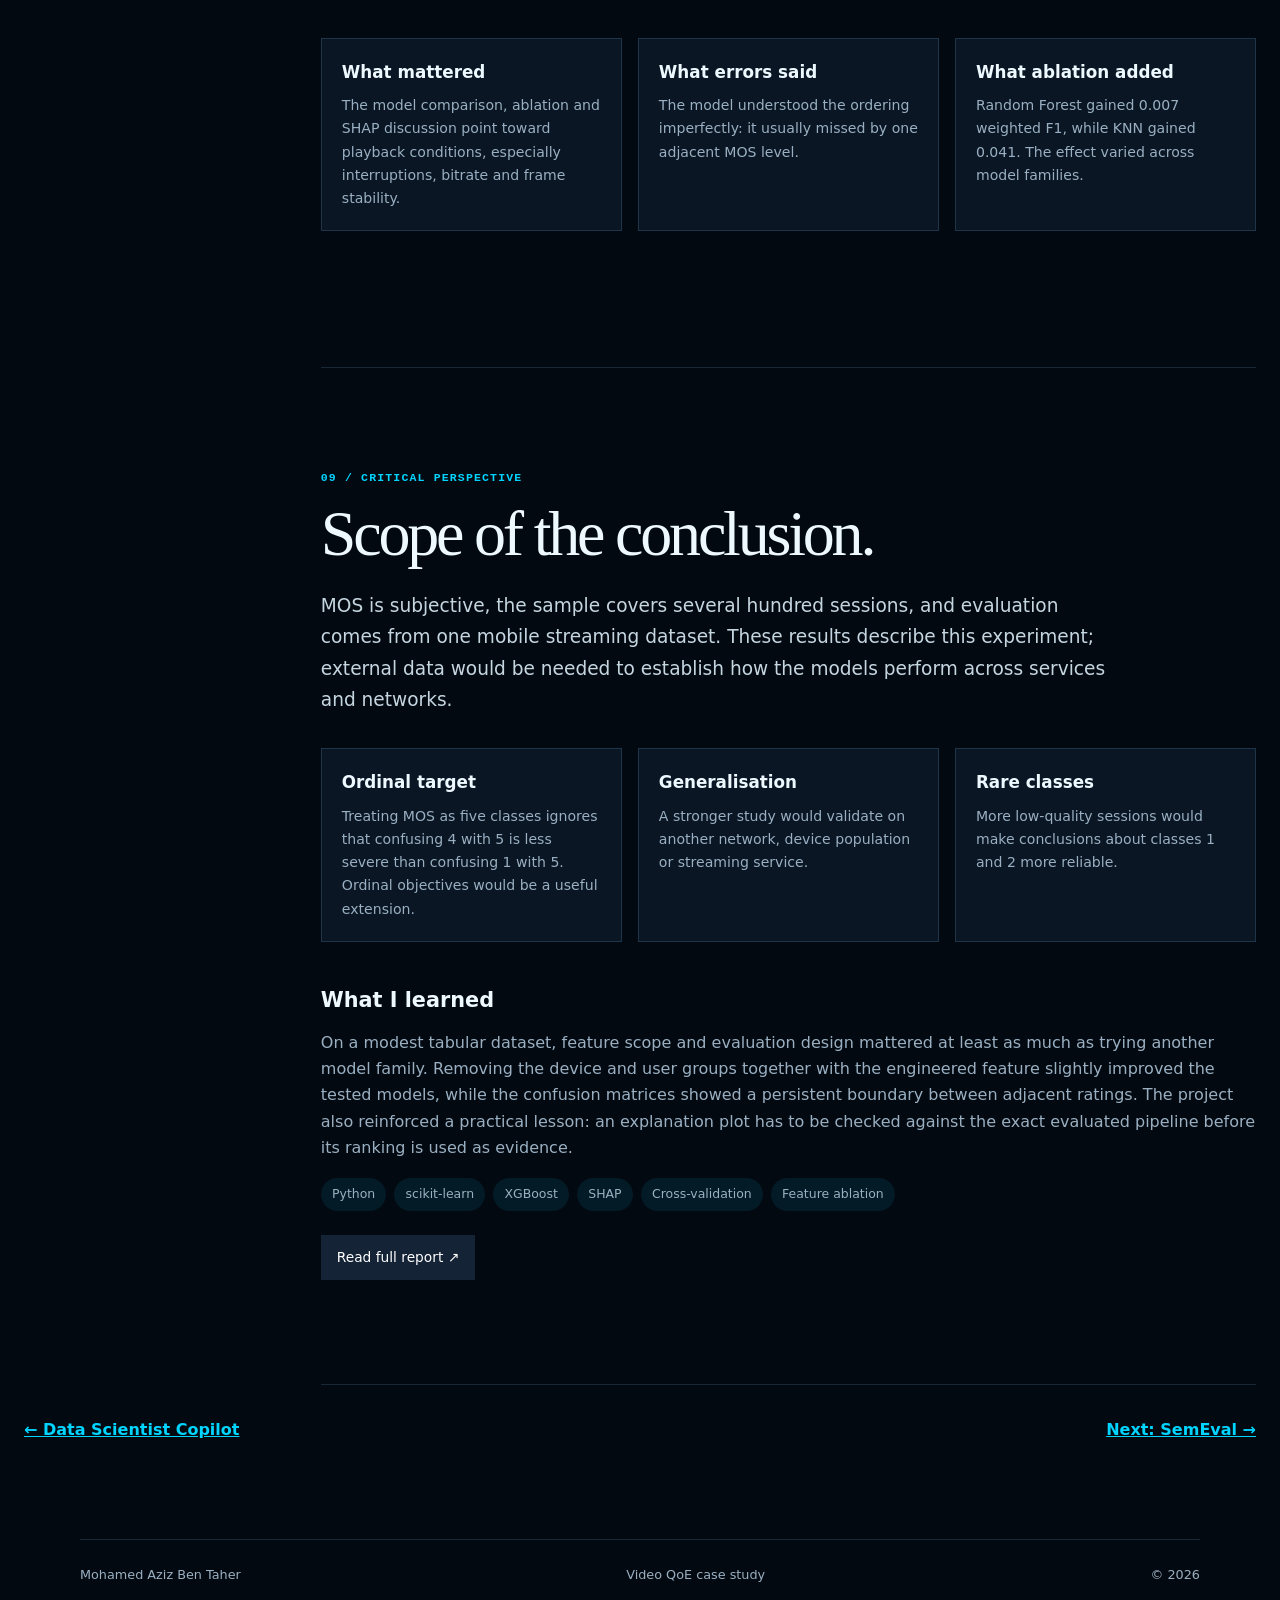
<file: projects/qoe-prediction.html>
<!doctype html>
<html lang="en">
  <head>
    <meta charset="utf-8" />
    <meta name="viewport" content="width=device-width,initial-scale=1" />
    <meta
      name="description"
      content="A complete data-science study of mobile video Quality of Experience: exploration, model comparison, feature ablation and interpretation."
    />
    <title>Video QoE prediction | Aziz Ben Taher</title>
    <link rel="stylesheet" href="../styles.css" />
    <link rel="stylesheet" href="../v2.css" />
  </head>
  <body class="project-page refactory-page research-case">
    <header class="site-header v2-header">
      <a class="wordmark" href="../index.html"
        ><span>AZIZ</span><small>AI · DATA · ENGINEERING</small></a
      >
      <nav>
        <a href="../index.html#about">About</a
        ><a href="../index.html#journey">Journey</a
        ><a href="../index.html#projects">Projects</a
        ><a class="nav-cta" href="../index.html#contact">Contact</a>
      </nav>
    </header>
    <div class="project-nav">
      <a href="../index.html#projects">← All projects</a><span>03 / 06</span>
    </div>
    <main class="refactory-main">
      <section class="case-hero refactory-hero">
        <p class="case-breadcrumb">
          Data science · Supervised learning · Interpretability
        </p>
        <h1>Understanding video<br />Quality of Experience</h1>
        <p class="case-intro">
          A study of which technical signals best explain how viewers rate a
          mobile streaming session, and whether using more contextual data
          actually improves prediction.
        </p>
        <dl class="case-facts">
          <div>
            <dt>Target</dt>
            <dd>MOS from 1 to 5</dd>
          </div>
          <div>
            <dt>Question</dt>
            <dd>Which feature families matter?</dd>
          </div>
          <div>
            <dt>Study</dt>
            <dd>7 model families</dd>
          </div>
          <div>
            <dt>Best weighted F1</dt>
            <dd>0.839 · reduced set</dd>
          </div>
        </dl>
      </section>
      <div class="case-study-layout">
        <aside class="case-toc">
          <p>Case study</p>
          <a href="#context">Context</a><a href="#challenges">Challenges</a
          ><a href="#problem">Objectives</a><a href="#data">Exploration</a
          ><a href="#method">Protocol</a><a href="#models">Models</a
          ><a href="#results">Results</a><a href="#meaning">Interpretation</a
          ><a href="#limits">Limits</a>
        </aside>
        <div class="case-study-content">
          <section class="chapter" id="context">
            <p class="chapter-number">01 / Context</p>
            <h2>
              Network quality is measurable. User experience is not that simple.
            </h2>
            <p class="chapter-lead">
              A streaming platform can record bitrate, buffering, dropped frames
              and network conditions. Those measurements describe the service,
              but the final question is human: did the viewer experience the
              session as good or bad?
            </p>
            <p>
              Quality of Experience connects the two through a Mean Opinion
              Score (MOS) from 1 to 5. I studied whether playback, network,
              device and user signals can predict that score, and which of
              those signals actually help.
            </p>
            <div class="chapter-grid two">
              <article>
                <h3>Observed signals</h3>
                <p>
                  Playback behaviour, network conditions, device properties and
                  user context for each mobile video session.
                </p>
              </article>
              <article>
                <h3>Outcome to explain</h3>
                <p>
                  A subjective quality score. Two technically similar sessions
                  can still be perceived differently.
                </p>
              </article>
            </div>
          </section>
          <section class="chapter" id="challenges">
            <p class="chapter-number">02 / Modelling challenges</p>
            <h2>Why perceived quality is difficult to predict.</h2>
            <p class="chapter-lead">
              Quality of Experience connects measurable network events to a
              subjective human rating. The relationship is useful, but noisy,
              imbalanced and influenced by several feature families.
            </p>
            <div class="challenge-table" role="table" aria-label="Quality of Experience modelling challenges">
              <div class="challenge-head" role="row"><span>Constraint</span><span>Mechanism</span><span>Impact</span></div>
              <article role="row"><h3><small>01</small>Subjective target</h3><p>MOS records a viewer judgement, not a direct physical measurement.</p><p>Similar technical sessions can receive different scores.</p></article>
              <article role="row"><h3><small>02</small>Class imbalance</h3><p>Ratings 4 and 5 dominate, while poor sessions are rare.</p><p>Accuracy can hide weak recognition of the cases that matter most operationally.</p></article>
              <article role="row"><h3><small>03</small>Mixed feature families</h3><p>Playback, network, device and user variables differ in coverage, scale and reliability.</p><p>Additional context can add noise and reduce generalisation.</p></article>
              <article role="row"><h3><small>04</small>Ordinal structure</h3><p>MOS classes have a natural order from 1 to 5.</p><p>A one-level error should be interpreted differently from a prediction at the opposite end of the scale.</p></article>
            </div>
          </section>
          <section class="chapter" id="problem">
            <p class="chapter-number">03 / Objectives and constraints</p>
            <h2>Predict the score and understand what earns its place.</h2>
            <p class="chapter-lead">
              The dataset combines four feature families: application behaviour
              (QoA), network service (QoS), device information (QoD) and user
              context (QoU). Device models have a long tail of rarely observed
              categories, and the target strongly favours ratings 4 and 5.
            </p>
            <p>
              This creates two risks. A model can achieve a reassuring overall
              score by mostly recognising the dominant classes; and weak
              contextual variables can add noise while appearing useful simply
              because they increase the feature count.
            </p>
            <blockquote class="problem-statement">
              Which model predicts perceived quality most reliably, and does a
              focused QoA + QoS feature set generalise better than the complete
              table?
            </blockquote>
            <div class="objective-table compact-objectives">
              <article><span>01</span><div><h3>Predictive quality</h3><p>Compare model families under one holdout and cross-validation protocol.</p></div><strong>Reliable comparison</strong></article>
              <article><span>02</span><div><h3>Class imbalance</h3><p>Use weighted F1 as the primary comparison, then read confusion matrices for individual classes.</p></div><strong>Beyond accuracy</strong></article>
              <article><span>03</span><div><h3>Feature value</h3><p>Compare the full feature configuration with a smaller QoA + QoS configuration.</p></div><strong>Test the scope</strong></article>
              <article><span>04</span><div><h3>Interpretability</h3><p>Explain prediction patterns and inspect where ratings are confused.</p></div><strong>Actionable findings</strong></article>
            </div>
          </section>
          <section class="chapter" id="data">
            <p class="chapter-number">04 / Exploratory analysis</p>
            <h2>Exploration determined the protocol before modelling began.</h2>
            <p class="chapter-lead">
              The target distribution immediately ruled out accuracy as the only
              metric. Class 4 dominates the sample, while classes 1 and 2
              contain far fewer sessions. I therefore kept weighted F1 for
              overall performance and macro F1 to give every MOS class equal
              visibility. Weighted F1 became the primary model selection
              metric; confusion matrices reveal errors hidden by an average.
            </p>
            <div class="qoe-feature-grid">
              <article><small>QoA · Application</small><h3>What happened during playback?</h3><p>Bitrate, frame rate, buffering duration and count, dropped frames, audio loss.</p></article>
              <article><small>QoS · Network</small><h3>How was the stream delivered?</h3><p>Network conditions and service information associated with each session.</p></article>
              <article><small>QoD · Device</small><h3>On what device?</h3><p>Device model and operating system; many model categories appear only rarely.</p></article>
              <article><small>QoU · User</small><h3>In what user context?</h3><p>Basic demographic and usage descriptors, including age and gender.</p></article>
            </div>
            <figure class="product-shot">
              <img
                src="../assets/images/qoe/mos-source.png"
                alt="Distribution of MOS ratings from one to five"
              />
              <figcaption>
                The imbalance is part of the modelling problem: a useful model
                must not obtain its score by ignoring rare low-quality sessions.
              </figcaption>
            </figure>
            <p>
              Buffering duration and count, dropped frames and audio loss show
              skewed distributions with rare severe events. Discarding these
              sessions would remove the very degradations a QoE model should
              recognize. The protocol keeps the rows and caps numerical
              extremes at training-derived percentile limits.
            </p>
            <details class="qoe-details qoe-figure-details"><summary>Inspect the report’s numerical distributions</summary>
              <figure class="product-shot">
                <img src="../assets/images/qoe/boxplots-report.png" alt="Boxplots of the dataset variables, including buffering time, dropped frames, identifiers and MOS" loading="lazy" />
                <figcaption>Buffering time, dropped frames and audio loss include large values. This exploratory figure also shows identifiers and MOS, which were not predictors.</figcaption>
              </figure>
            </details>
            <p>
              Buffering measures are moderately related to each other and to
              dropped frames. No meaningful input was dropped solely because
              of the correlation matrix. Session <code>id</code> and
              <code>user_id</code> were excluded because identifiers can create
              spurious patterns without describing perceived quality.
            </p>
            <figure class="product-shot">
              <img
                src="../assets/images/qoe/correlation-source.png"
                alt="Correlation matrix of numerical streaming variables"
              />
              <figcaption>
                Related playback metrics can still carry complementary information. Correlation alone was not used as a removal rule.
              </figcaption>
            </figure>
          </section>
          <section class="chapter" id="method">
            <p class="chapter-number">05 / Experimental protocol</p>
            <h2>Split first, learn preprocessing on the training data.</h2>
            <p class="chapter-lead">
              I reserved 20% of the sessions for final testing. Encoding,
              scaling, percentile limits, feature decisions and hyperparameter
              selection used only the 80% training portion. This keeps
              information from the holdout out of the fitted pipeline.
            </p>
            <div class="qoe-protocol">
              <article><span>01 / FEATURE SELECTION AND CLEANING</span><h3>Remove misleading identifiers</h3><p><code>id</code> and <code>user_id</code> identify sessions and users; neither describes playback quality. I excluded them before modelling. The correlation analysis did not justify dropping the measured playback variables: related features can still capture different aspects of an interruption.</p></article>
              <article><span>02 / TRAIN AND TEST SPLIT</span><h3>Reserve the final test set</h3><p>An 80/20 split gave a training portion for preprocessing and model selection and a separate holdout for final scores. Data-derived transformations and tuning used the training portion only, preventing the holdout from influencing fitted settings.</p></article>
              <article><span>03 / CATEGORICAL ENCODING</span><h3>Avoid invented numeric order</h3><p>Network type, device model and similar categories were one-hot encoded. A model can then use each category independently without treating arbitrary category codes as magnitudes.</p></article>
              <article><span>04 / NUMERICAL SCALING</span><h3>Put measurements on comparable scales</h3><p>Numerical variables were standardized with z-scores. Scale particularly affects logistic regression, SVM and KNN because their optimization or distance calculations depend on input magnitudes. Tree models were evaluated through the same general pipeline for comparison.</p></article>
              <article><span>05 / OUTLIER HANDLING</span><h3>Retain severe sessions</h3><p>Buffering time, dropped frames and audio loss contain rare high values that may represent real failures. Winsorisation capped numerical extremes at the training-derived 1st and 99th percentiles, limiting their influence while preserving the observations.</p></article>
              <article><span>06 / FEATURE ENGINEERING</span><h3>Represent a possible interaction</h3><p>The initial full configuration included a derived feature combining buffering duration and bitrate. It represented the idea that an interruption could be perceived differently under different delivery conditions. I used it as a controlled feature-engineering attempt, then removed it in the reduced configuration to keep that comparison interpretable.</p></article>
              <article><span>07 / ALTERNATIVE FEATURE SETS</span><h3>Test whether context helps</h3><p>The full configuration used QoA, QoS, QoD, QoU and the derived feature. The reduced configuration kept QoA and QoS, removing the device and user groups and the engineered feature. The measured change therefore belongs to that complete configuration change.</p></article>
              <article><span>08 / CLASS IMBALANCE</span><h3>Account for the rare low ratings</h3><p>Ratings 4 and 5 dominate, while ratings 1 and 2 are scarce. I used class-weighted losses for compatible models and weighted F1 as the main comparison metric, then checked per-class errors in the confusion matrices.</p></article>
            </div>
            <p class="qoe-protocol-note">The test portion remained untouched during cross-validation, grid search and preprocessing decisions. The 1st/99th percentile treatment changes feature values, not the number of sessions.</p>
          </section>
          <section class="chapter" id="models">
            <p class="chapter-number">06 / Modelling</p>
            <h2>Seven approaches to the same five-class target.</h2>
            <p class="chapter-lead">MOS is ordered, but I formulated prediction as multiclass classification. This avoids treating the distance between successive ratings as necessarily equal. The model comparison probes different assumptions on mixed tabular data with only several hundred sessions.</p>
            <div class="qoe-model-grid">
              <article><strong>Linear</strong><h3>Logistic regression</h3><p>A baseline for relationships captured without nonlinear splits.</p></article>
              <article><strong>Margin</strong><h3>SVM</h3><p>Tests nonlinear decision boundaries on standardized features.</p></article>
              <article><strong>Distance</strong><h3>KNN</h3><p>Tests whether nearby sessions share a quality rating.</p></article>
              <article><strong>Tree</strong><h3>Decision tree</h3><p>Captures threshold effects and interactions in one interpretable tree.</p></article>
              <article><strong>Ensembles</strong><h3>Random Forest · XGBoost</h3><p>Combines trees to model nonlinear interactions across playback conditions.</p></article>
              <article><strong>Neural</strong><h3>MLP</h3><p>Checks whether a small neural model helps on this tabular sample.</p></article>
            </div>
            <h3 class="qoe-subhead">Evaluation metrics</h3>
            <p>Accuracy measures the share of exact ratings, but it can look strong when common ratings dominate. F1 combines precision and recall. Weighted F1 averages class-level F1 using each class’s support and was the report’s main selection metric. Macro F1 gives each rating equal weight, so it helps reveal performance differences hidden by the class distribution. Confusion matrices provide the actual error pattern for every rating.</p>
            <p class="qoe-protocol-note">Weighted F1 alone does not guarantee good performance on rare ratings: common classes receive more weight. I therefore show macro F1 and inspect the confusion matrices as complementary views.</p>
            <h3 class="qoe-subhead">Hyperparameter selection</h3>
            <p>I used a limited grid search with cross-validation on the 80% training portion for model settings. The held-out 20% was used after that process for the reported comparison. I kept the tuning step limited so the comparison stayed focused on modelling assumptions and feature scope, with final scores reserved for the untouched test set.</p>
          </section>
          <section class="chapter" id="results">
            <p class="chapter-number">07 / Results</p>
            <h2>
              The best result came from a smaller, more coherent feature set.
            </h2>
            <p class="chapter-lead">
              With all feature groups, tuned Random Forest reached 0.832
              weighted F1. On the reduced QoA + QoS configuration it reached
              0.839, a gain of 0.007. XGBoost was close on weighted F1 and
              slightly higher on macro F1 in both comparisons.
            </p>
            <p>Tree ensembles led the comparison, consistent with interactions among playback variables that a linear baseline cannot express directly. KNN had the lowest weighted F1 on the full configuration and benefited most from reducing the feature set. The MLP did not improve on the tree ensembles in this sample; with several hundred observations, its flexibility was not an advantage here.</p>
            <div class="qoe-ablation-table-wrap"><table class="data-table qoe-ablation-table"><thead><tr><th>Model</th><th>Full · weighted F1</th><th>Reduced · weighted F1</th><th>Change</th></tr></thead><tbody>
              <tr><td>Random Forest · tuned</td><td>0.832</td><td>0.839</td><td>+0.007</td></tr>
              <tr><td>XGBoost · tuned</td><td>0.821</td><td>0.822</td><td>+0.001</td></tr>
              <tr><td>Logistic regression</td><td>0.797</td><td>0.810</td><td>+0.013</td></tr>
              <tr><td>SVM</td><td>0.792</td><td>0.822</td><td>+0.029</td></tr>
              <tr><td>MLP</td><td>0.775</td><td>0.776</td><td>+0.001</td></tr>
              <tr><td>KNN</td><td>0.703</td><td>0.744</td><td>+0.041</td></tr>
            </tbody></table></div>
            <p class="qoe-protocol-note">Rounded from the two result tables. The standalone Decision Tree appears in the confusion matrices, but its aggregate score is not listed in the same comparable format. Because the reduced setting removed QoD, QoU and the engineered interaction together, the gain should be read as a feature-set result.</p>
            <p>The reduction improved weighted F1 across the six tabulated models, but the size of the gain varied. The full and reduced comparisons therefore support a narrower feature scope for this dataset; they do not establish that device or user context is always unhelpful.</p>
            <details class="qoe-details"><summary>Reduced configuration: full metric table</summary><div class="qoe-ablation-table-wrap"><table class="data-table">
              <thead>
                <tr>
                  <th>Model · QoA + QoS</th>
                  <th>Accuracy</th>
                  <th>Weighted F1</th>
                  <th>Macro F1</th>
                </tr>
              </thead>
              <tbody>
                <tr>
                  <td>Random Forest · tuned</td>
                  <td>0.835</td>
                  <td>0.839</td>
                  <td>0.797</td>
                </tr>
                <tr>
                  <td>XGBoost · tuned</td>
                  <td>0.822</td>
                  <td>0.822</td>
                  <td>0.799</td>
                </tr>
                <tr>
                  <td>SVM</td>
                  <td>0.822</td>
                  <td>0.822</td>
                  <td>0.766</td>
                </tr>
                <tr>
                  <td>Logistic regression</td>
                  <td>0.806</td>
                  <td>0.810</td>
                  <td>0.759</td>
                </tr>
                <tr>
                  <td>MLP</td>
                  <td>0.780</td>
                  <td>0.776</td>
                  <td>0.690</td>
                </tr>
                <tr>
                  <td>KNN</td>
                  <td>0.751</td>
                  <td>0.744</td>
                  <td>0.655</td>
                </tr>
              </tbody>
            </table></div></details>
            <h3 class="qoe-subhead">Where the predictions went wrong</h3>
            <p>A confusion matrix places the true class on each row and the predicted class in each column. Values on the diagonal are correct predictions; off-diagonal values show exactly which ratings were confused.</p>
            <figure class="figure qoe-wide-figure">
              <a href="../assets/images/qoe/confusion-matrices-clean.png" target="_blank" aria-label="Open the confusion matrices at full resolution"><img src="../assets/images/qoe/confusion-matrices-clean.png" alt="Standalone confusion matrices for logistic regression, SVM, KNN, decision tree, Random Forest, XGBoost and MLP using the reduced feature set" loading="lazy" /></a>
              <figcaption>Reduced feature set. The figure uses encoded class indices 0–4 for the report’s MOS ratings 1–5. Its largest off-diagonal counts lie between neighbouring ratings, particularly MOS 3 and 4. Select the image to zoom.</figcaption>
            </figure>
            <p>Random Forest and XGBoost have strong diagonals. KNN has visibly more spillover, including at the low end of the rating scale. Errors from very poor to very good quality are rare. The boundary between moderate and good quality remains harder to classify, which is plausible for a subjective score.</p>
          </section>
          <section class="chapter" id="meaning">
            <p class="chapter-number">08 / Interpretation</p>
            <h2>Playback signals carried the most useful information.</h2>
            <p class="chapter-lead">
              The reduced experiment slightly improved weighted F1 for every
              tabulated model. This is consistent with the long tail of
              device categories and the stronger playback signals in this
              sample. The experiment also removed the engineered interaction,
              so it does not quantify QoD or QoU independently.
            </p>
            <h3 class="qoe-subhead">Reading feature effects with SHAP</h3>
            <p>SHAP assigns a contribution to each feature for a model prediction. Across many sessions, the spread of these contributions helps explore which inputs the model uses and how their effects vary. These values describe the fitted model; they do not establish a causal effect on a viewer.</p>
            <figure class="figure qoe-wide-figure qoe-shap-figure">
              <a href="../assets/images/qoe/shap-source.png" target="_blank" aria-label="Open the SHAP graphic at full resolution"><img src="../assets/images/qoe/shap-source.png" alt="Original SHAP interaction summary supplied with the QoE report; labels include bitrate, frame rate, resolution, id and user_id" loading="lazy" /></a>
              <figcaption>Original interaction plot supplied with the study. Its visible labels include bitrate, frame rate and resolution, alongside <code>id</code> and <code>user_id</code>.</figcaption>
            </figure>
            <p>The interpretation is consistent with the rest of the analysis: buffering, dropped frames and bitrate carry most of the useful signal. The supplied SHAP image also shows identifiers that were excluded in the written preprocessing protocol, so I treat this specific graphic as exploratory and use the model comparison plus ablation results as the stronger evidence.</p>
            <div class="chapter-grid three">
              <article>
                <h3>What mattered</h3>
                <p>
                  The model comparison, ablation and SHAP discussion point toward
                  playback conditions, especially interruptions, bitrate and frame stability.
                </p>
              </article>
              <article>
                <h3>What errors said</h3>
                <p>
                  The model understood the ordering imperfectly: it usually
                  missed by one adjacent MOS level.
                </p>
              </article>
              <article>
                <h3>What ablation added</h3>
                <p>
                  Random Forest gained 0.007 weighted F1, while KNN gained
                  0.041. The effect varied across model families.
                </p>
              </article>
            </div>
          </section>
          <section class="chapter" id="limits">
            <p class="chapter-number">09 / Critical perspective</p>
            <h2>Scope of the conclusion.</h2>
            <p class="chapter-lead">
              MOS is subjective, the sample covers several hundred sessions,
              and evaluation comes from one mobile streaming dataset. These
              results describe this experiment; external data would be needed
              to establish how the models perform across services and networks.
            </p>
            <div class="chapter-grid three">
              <article>
                <h3>Ordinal target</h3>
                <p>
                  Treating MOS as five classes ignores that confusing 4 with 5
                  is less severe than confusing 1 with 5. Ordinal objectives
                  would be a useful extension.
                </p>
              </article>
              <article>
                <h3>Generalisation</h3>
                <p>
                  A stronger study would validate on another network, device
                  population or streaming service.
                </p>
              </article>
              <article>
                <h3>Rare classes</h3>
                <p>
                  More low-quality sessions would make conclusions about classes
                  1 and 2 more reliable.
                </p>
              </article>
            </div>
            <h3 class="qoe-subhead">What I learned</h3>
            <p>On a modest tabular dataset, feature scope and evaluation design mattered at least as much as trying another model family. Removing the device and user groups together with the engineered feature slightly improved the tested models, while the confusion matrices showed a persistent boundary between adjacent ratings. The project also reinforced a practical lesson: an explanation plot has to be checked against the exact evaluated pipeline before its ranking is used as evidence.</p>
            <ul class="tech-list">
              <li>Python</li>
              <li>scikit-learn</li>
              <li>XGBoost</li>
              <li>SHAP</li>
              <li>Cross-validation</li>
              <li>Feature ablation</li>
            </ul>
            <div class="document-links">
              <a href="../reports/qoe-project-report.pdf" target="_blank"
                >Read full report ↗</a
              >
            </div>
          </section>
        </div>
      </div>
      <div class="next-project">
        <a href="./data-scientist-copilot.html">← Data Scientist Copilot</a
        ><a href="./semeval.html">Next: SemEval →</a>
      </div>
    </main>
    <footer>
      <p>Mohamed Aziz Ben Taher</p>
      <p>Video QoE case study</p>
      <p>© <span id="year">2026</span></p>
    </footer>
    <script src="../script.js"></script>
  </body>
</html>
</file>
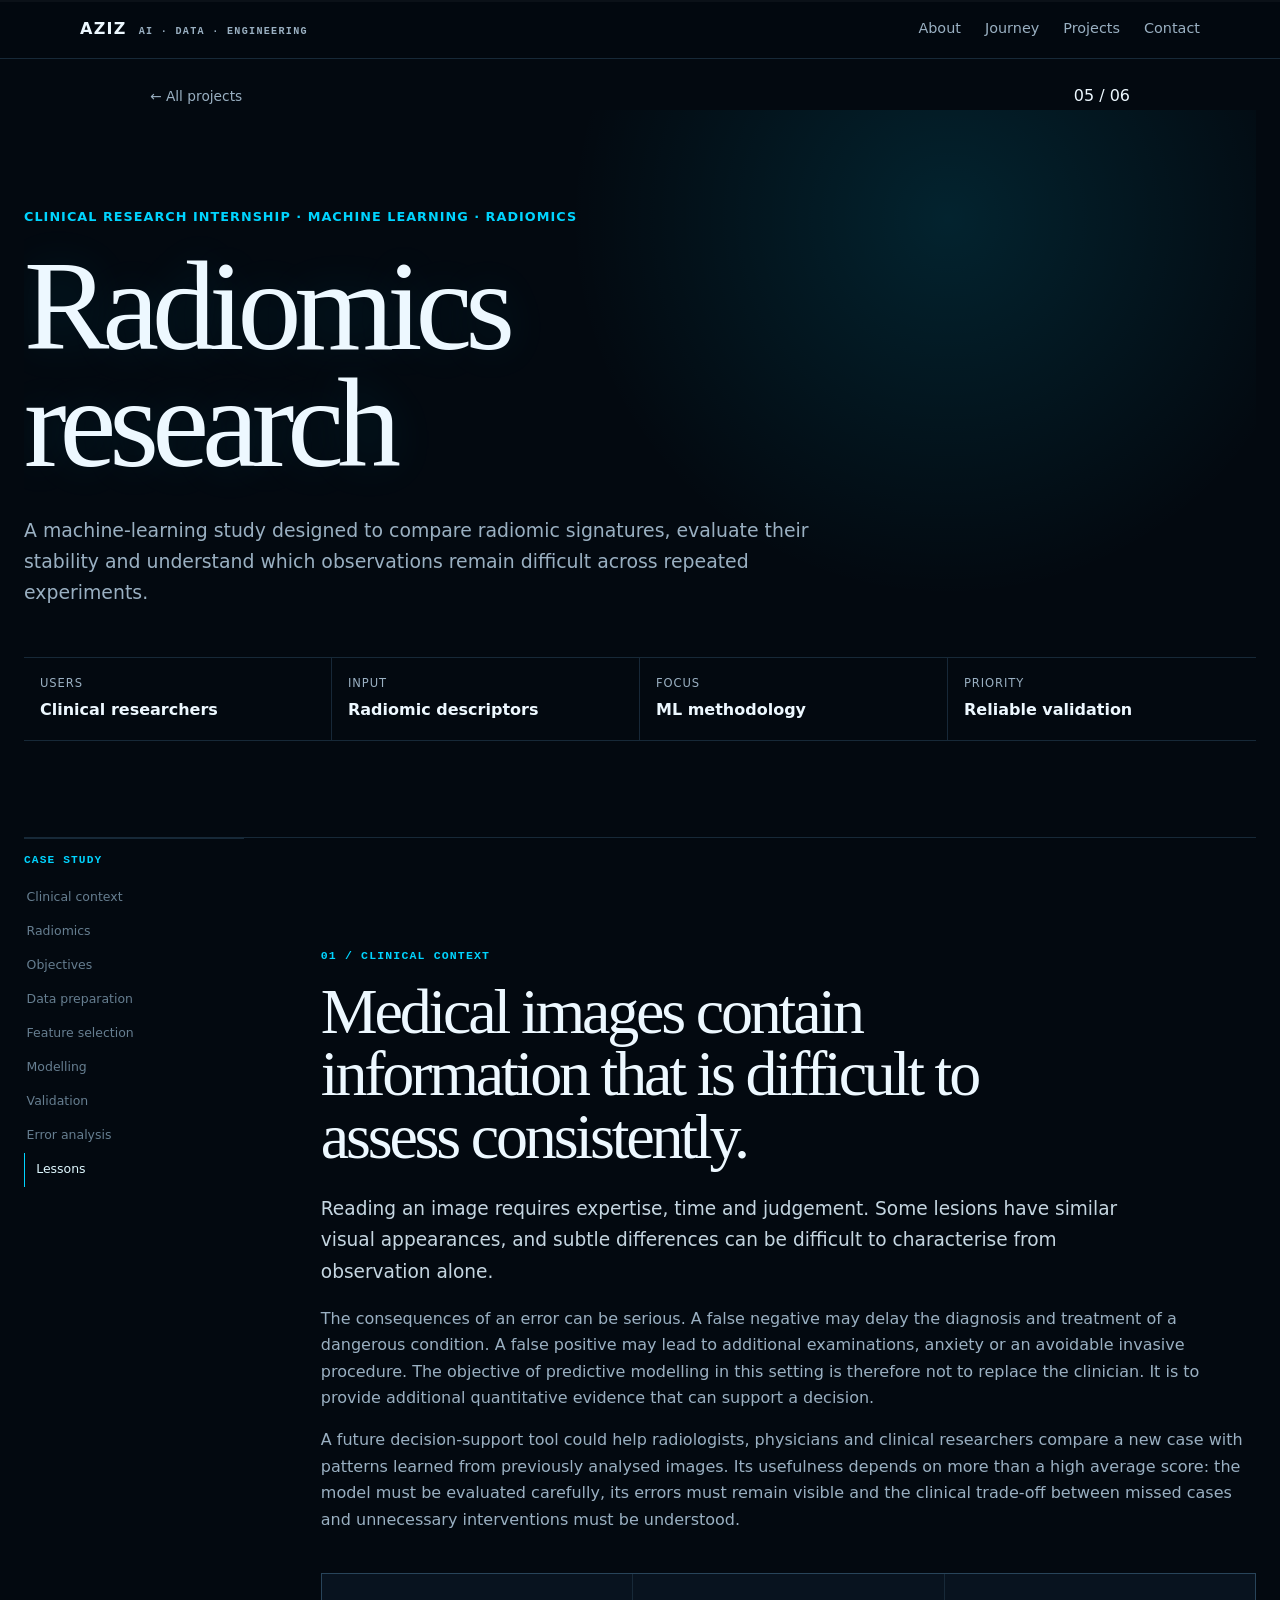
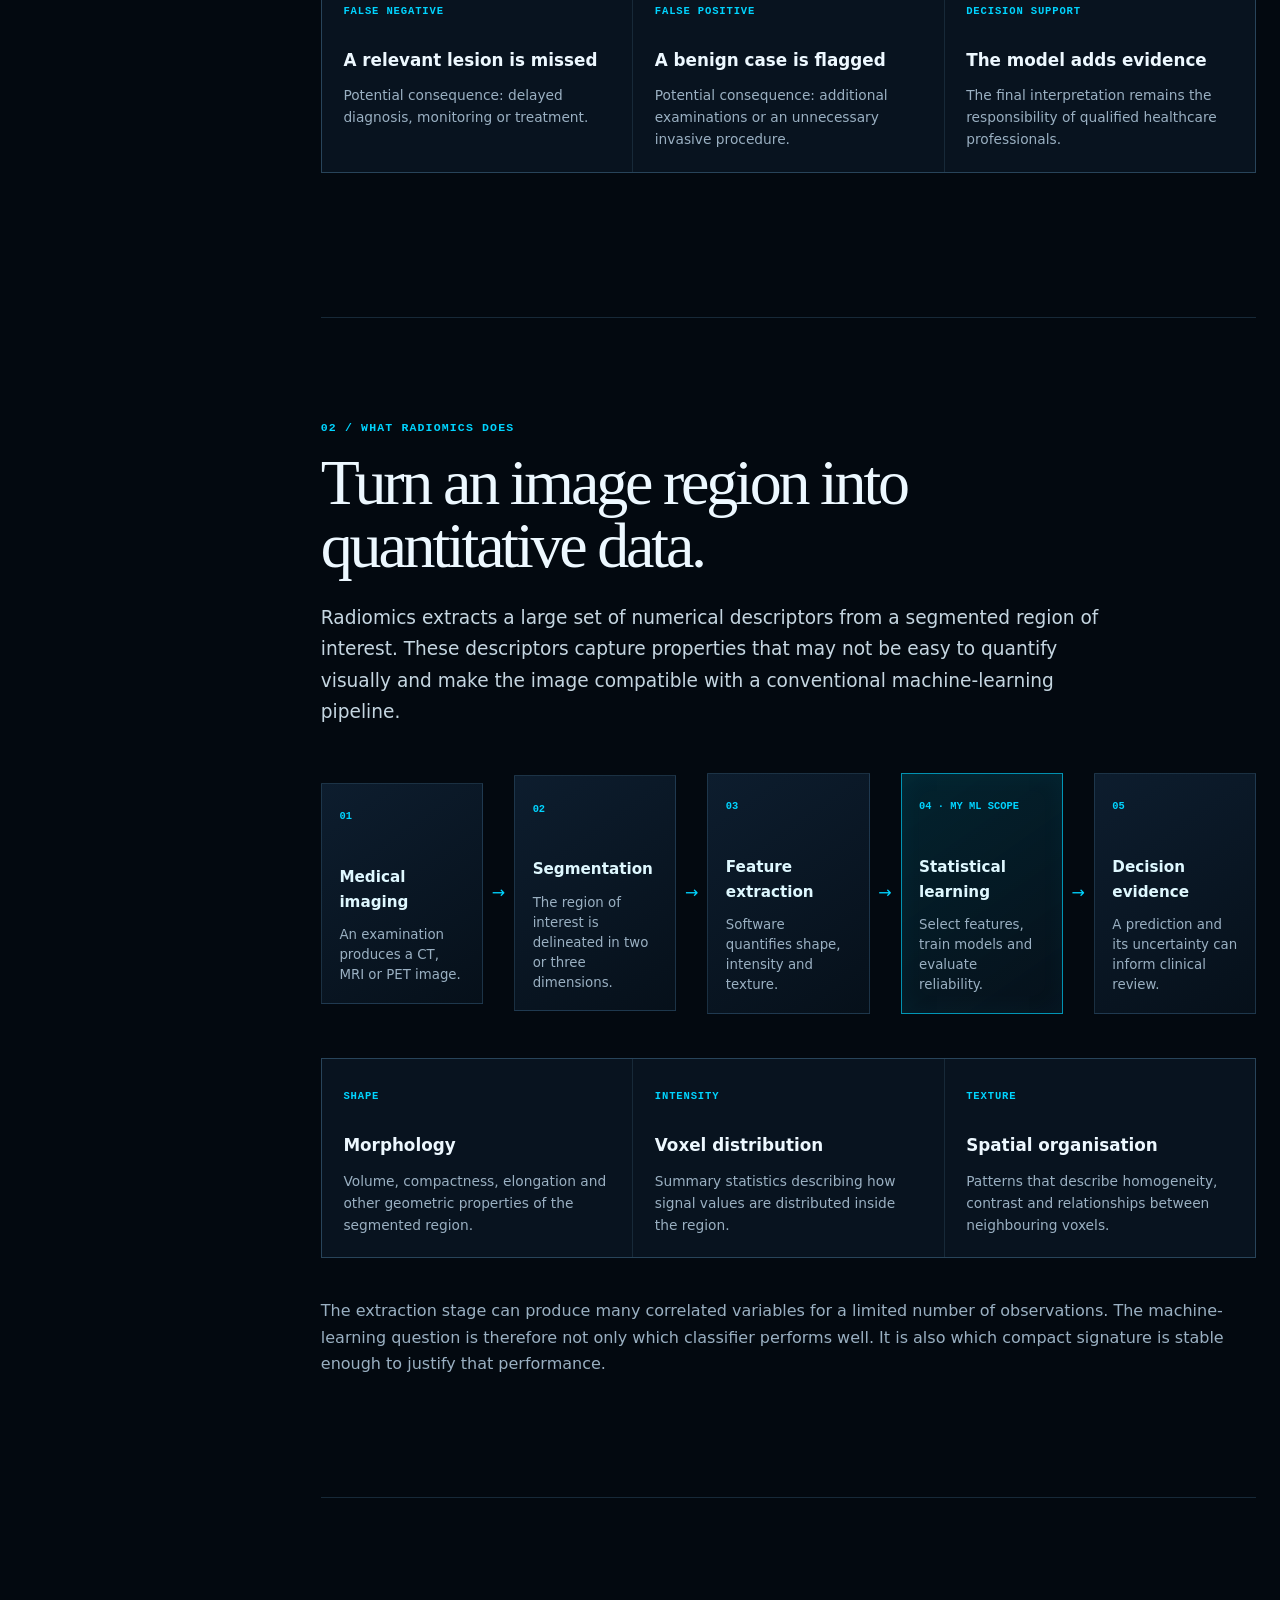
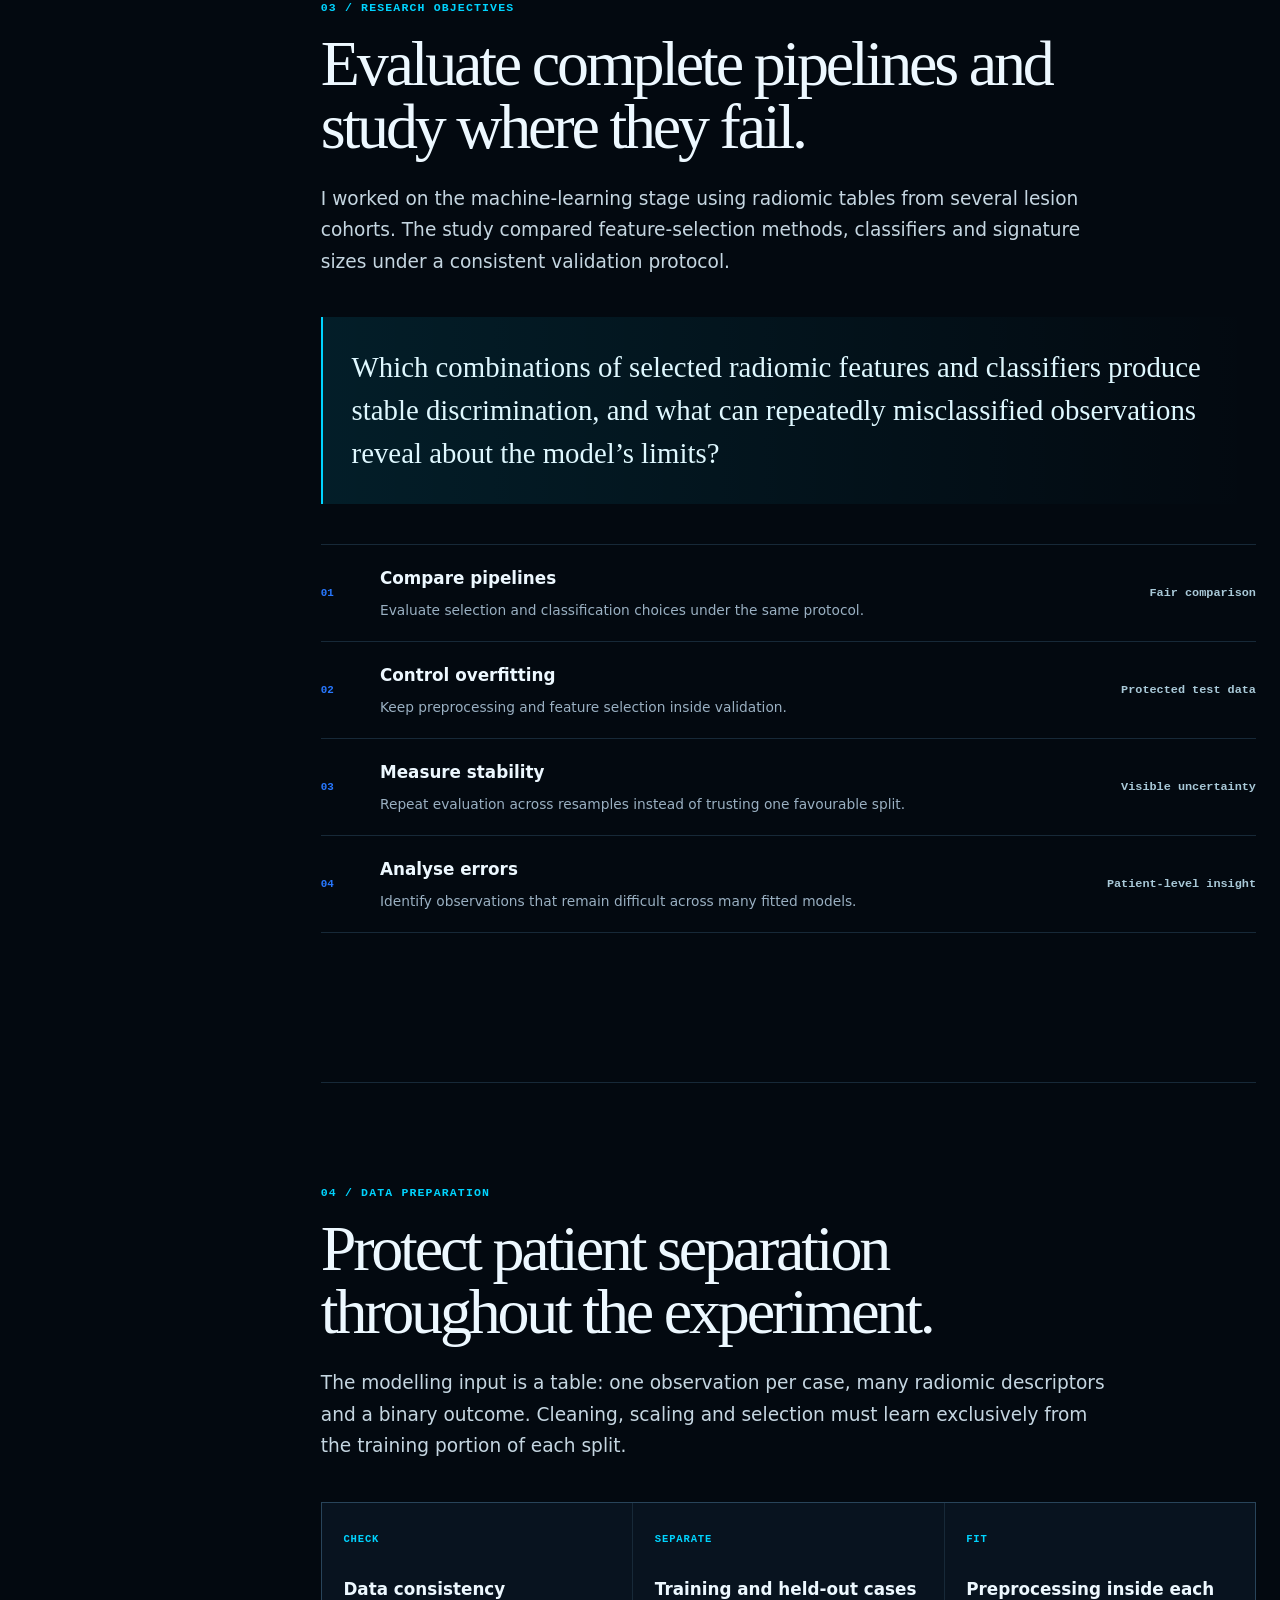
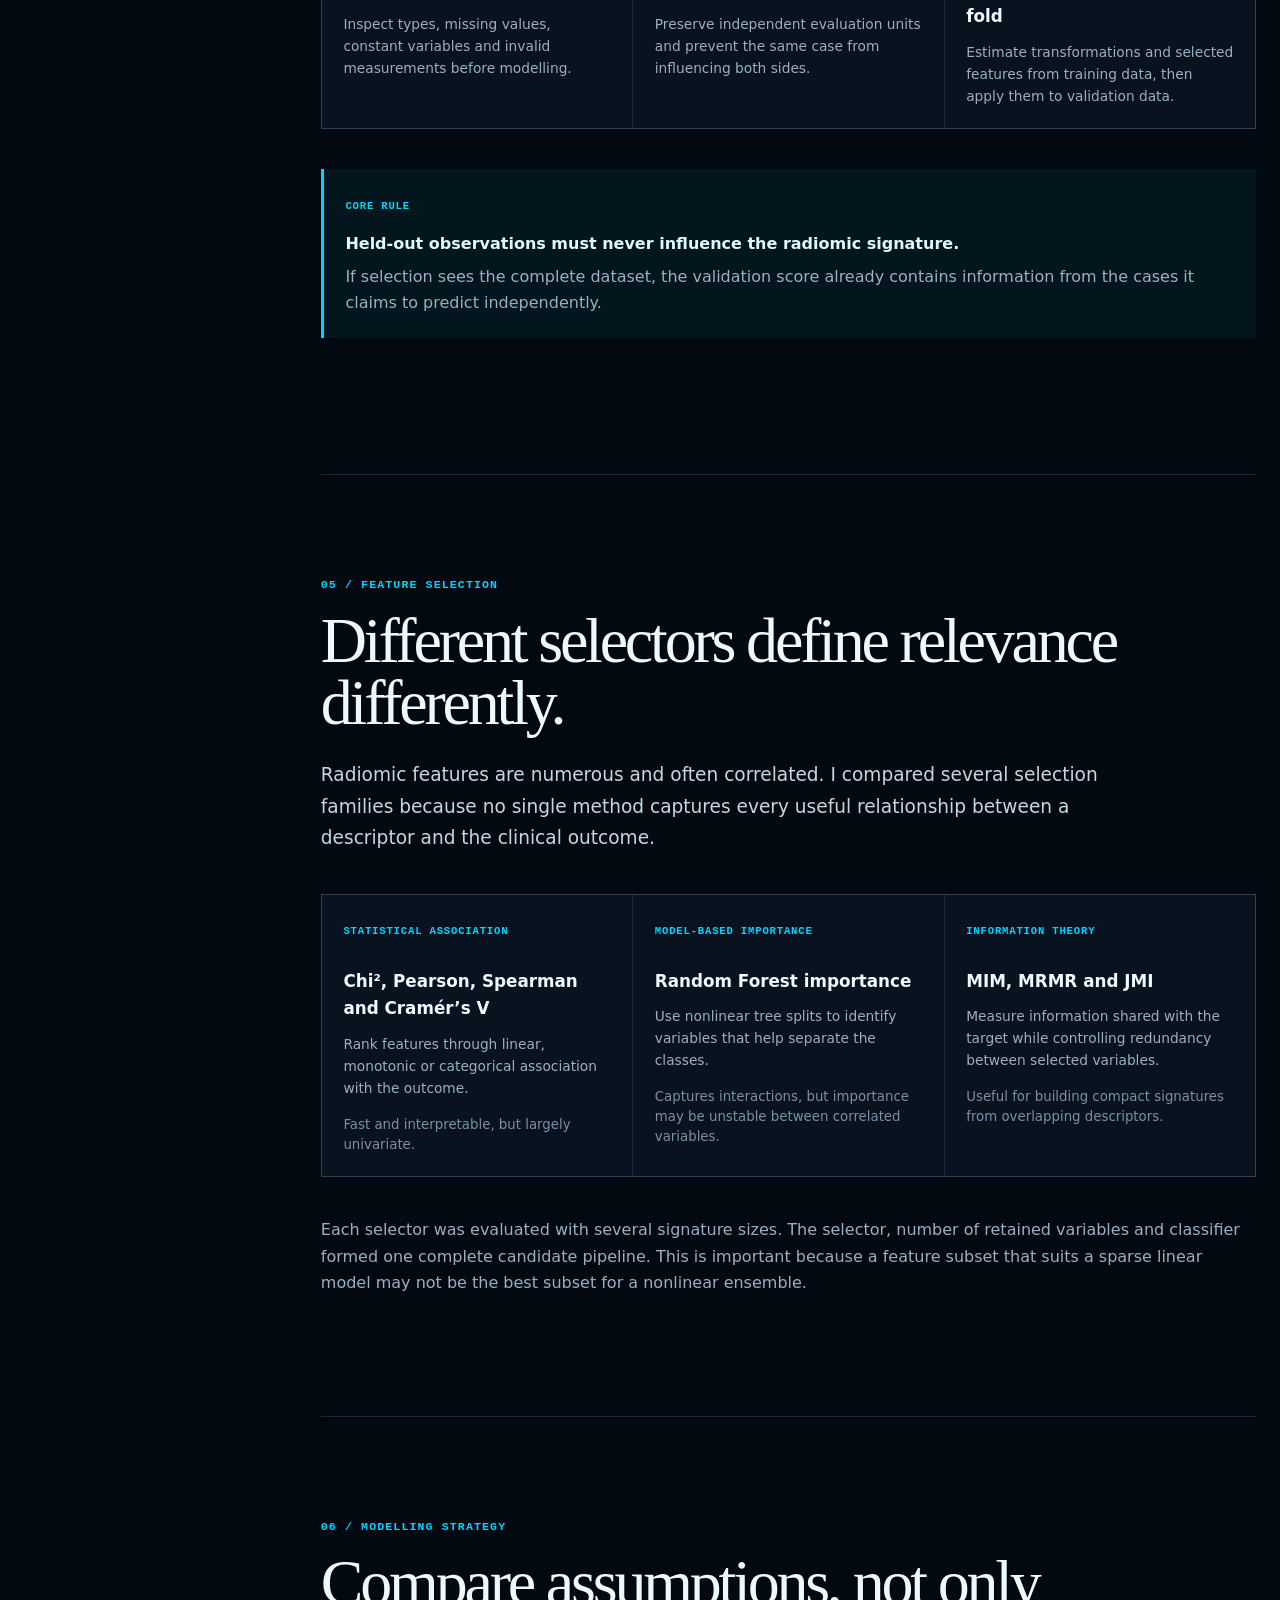
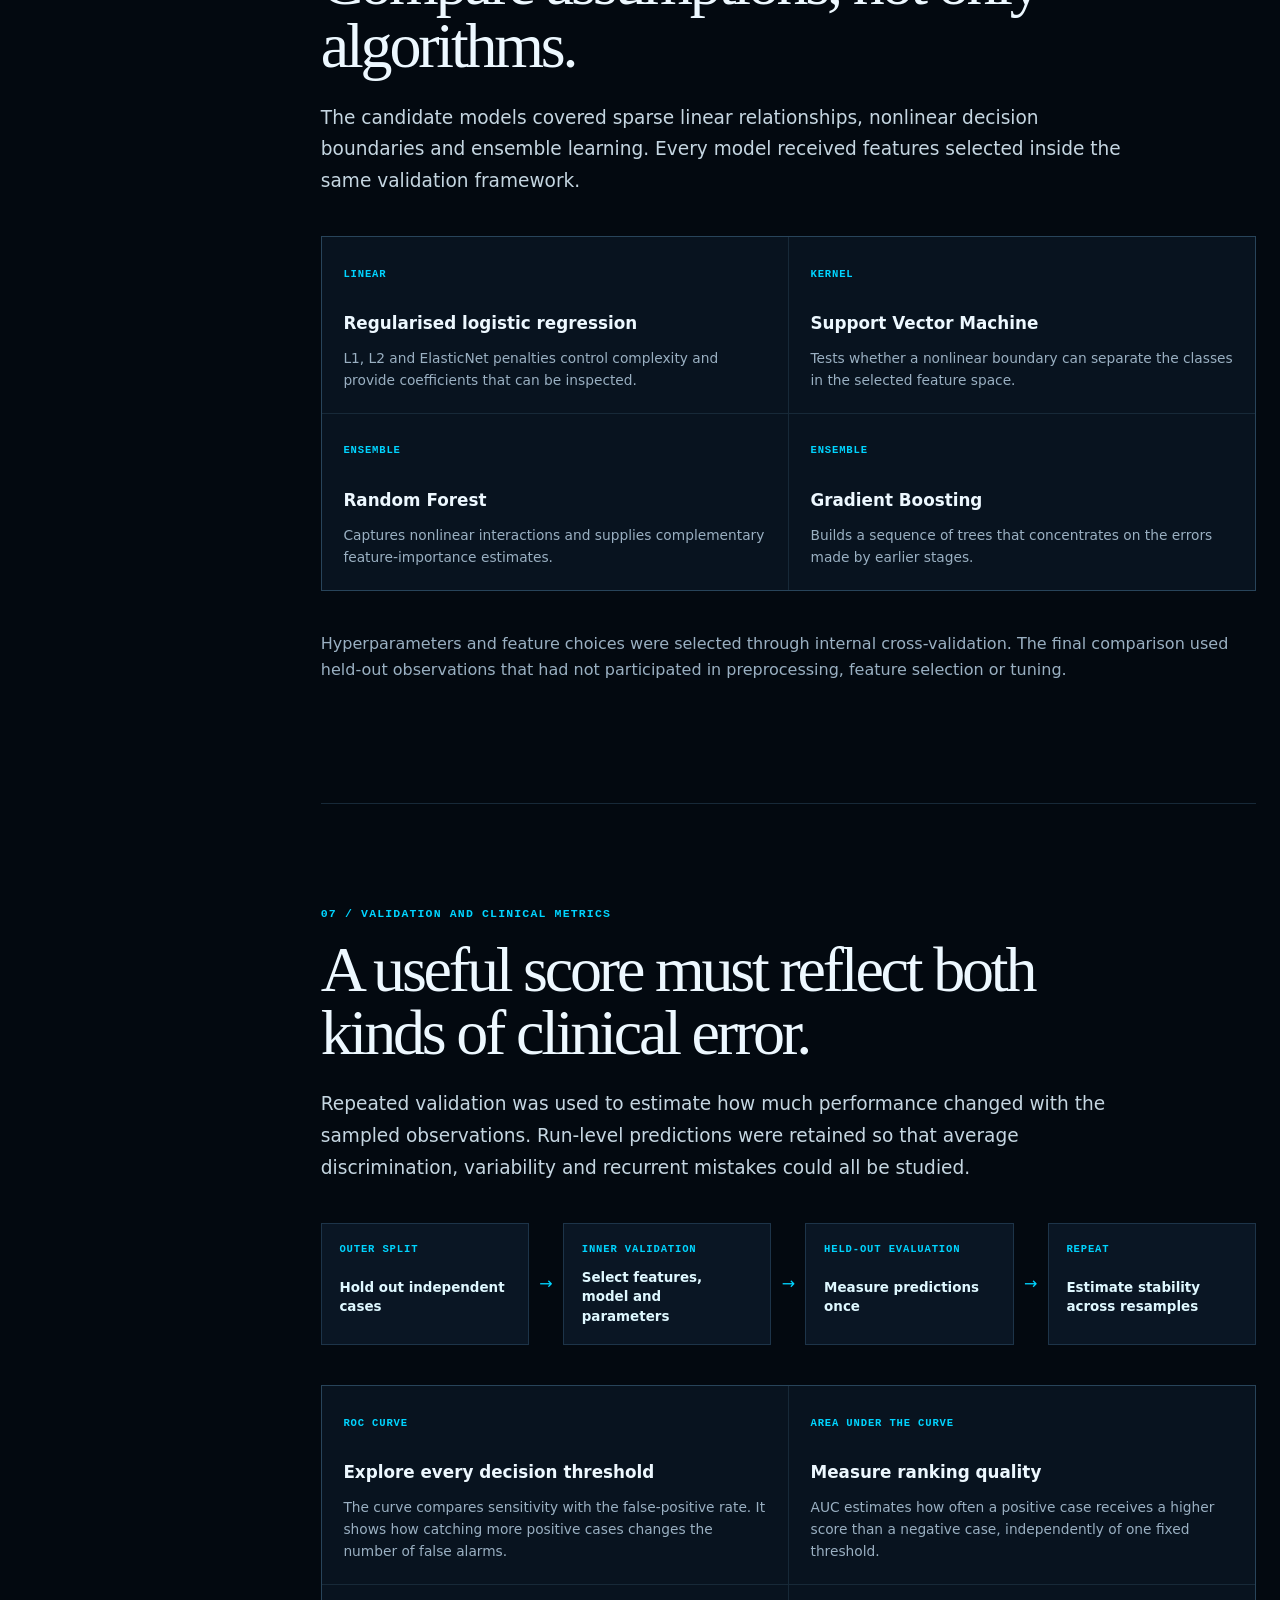
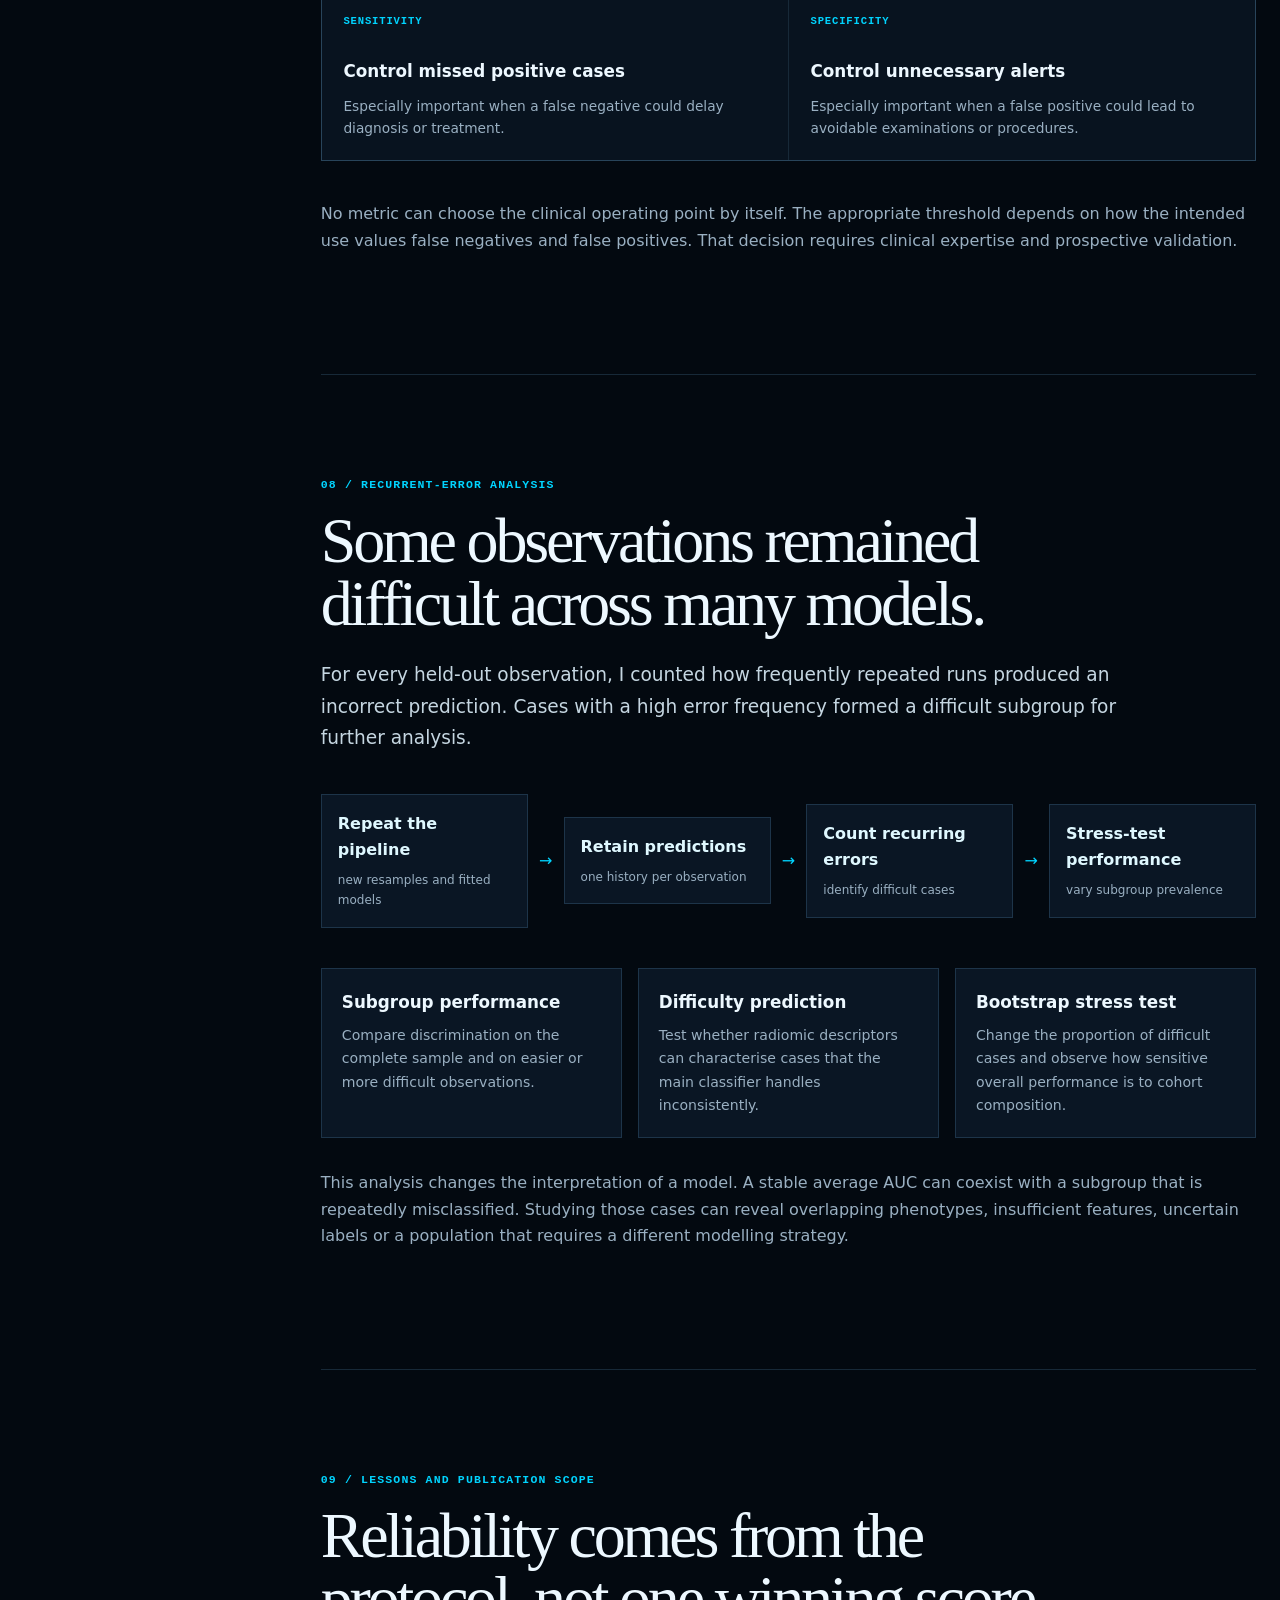
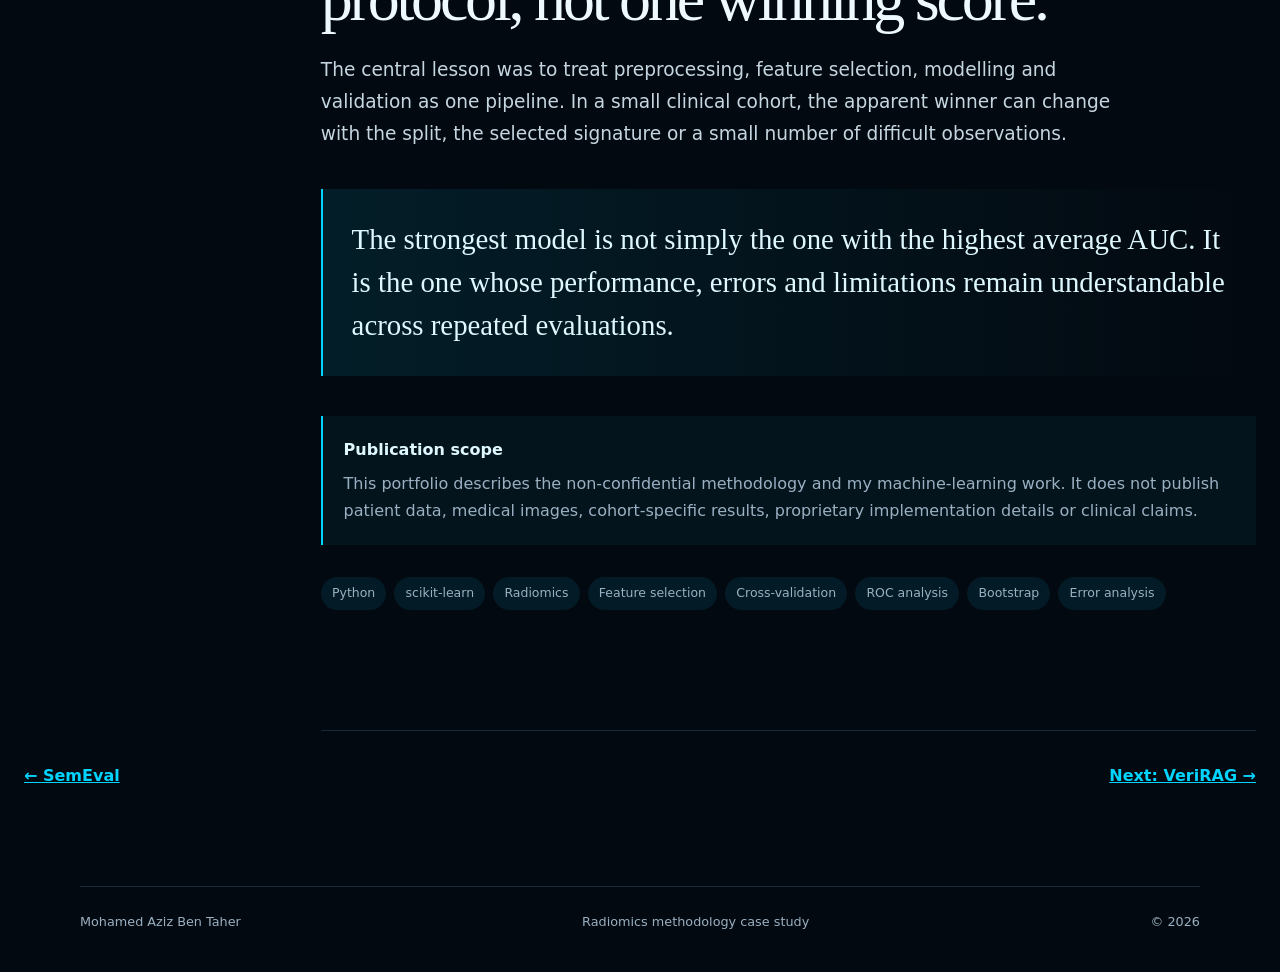
<file: projects/radiomics.html>
<!doctype html>
<html lang="en">
  <head>
    <meta charset="utf-8" />
    <meta name="viewport" content="width=device-width,initial-scale=1" />
    <meta name="description" content="Radiomics machine-learning methodology for clinical decision-support research, including feature selection, validation and recurrent-error analysis." />
    <title>Radiomics Research | Aziz Ben Taher</title>
    <link rel="stylesheet" href="../styles.css" />
    <link rel="stylesheet" href="../v2.css" />
  </head>
  <body class="project-page refactory-page research-case radiomics-page">
    <header class="site-header v2-header">
      <a class="wordmark" href="../index.html"><span>AZIZ</span><small>AI · DATA · ENGINEERING</small></a>
      <nav><a href="../index.html#about">About</a><a href="../index.html#journey">Journey</a><a href="../index.html#projects">Projects</a><a class="nav-cta" href="../index.html#contact">Contact</a></nav>
    </header>
    <div class="project-nav"><a href="../index.html#projects">← All projects</a><span>05 / 06</span></div>

    <main class="refactory-main">
      <section class="case-hero refactory-hero">
        <p class="case-breadcrumb">Clinical research internship · Machine learning · Radiomics</p>
        <h1>Radiomics<br />research</h1>
        <p class="case-intro">A machine-learning study designed to compare radiomic signatures, evaluate their stability and understand which observations remain difficult across repeated experiments.</p>
        <dl class="case-facts">
          <div><dt>Users</dt><dd>Clinical researchers</dd></div>
          <div><dt>Input</dt><dd>Radiomic descriptors</dd></div>
          <div><dt>Focus</dt><dd>ML methodology</dd></div>
          <div><dt>Priority</dt><dd>Reliable validation</dd></div>
        </dl>
      </section>

      <div class="case-study-layout">
        <aside class="case-toc" aria-label="Case study navigation">
          <p>Case study</p>
          <a href="#context">Clinical context</a><a href="#radiomics">Radiomics</a><a href="#objectives">Objectives</a><a href="#preparation">Data preparation</a><a href="#selection">Feature selection</a><a href="#modeling">Modelling</a><a href="#validation">Validation</a><a href="#errors">Error analysis</a><a href="#lessons">Lessons</a>
        </aside>

        <div class="case-study-content">
          <section class="chapter" id="context">
            <p class="chapter-number">01 / Clinical context</p>
            <h2>Medical images contain information that is difficult to assess consistently.</h2>
            <p class="chapter-lead">Reading an image requires expertise, time and judgement. Some lesions have similar visual appearances, and subtle differences can be difficult to characterise from observation alone.</p>
            <p>The consequences of an error can be serious. A false negative may delay the diagnosis and treatment of a dangerous condition. A false positive may lead to additional examinations, anxiety or an avoidable invasive procedure. The objective of predictive modelling in this setting is therefore not to replace the clinician. It is to provide additional quantitative evidence that can support a decision.</p>
            <p>A future decision-support tool could help radiologists, physicians and clinical researchers compare a new case with patterns learned from previously analysed images. Its usefulness depends on more than a high average score: the model must be evaluated carefully, its errors must remain visible and the clinical trade-off between missed cases and unnecessary interventions must be understood.</p>
            <div class="clinical-error-grid">
              <article><span>FALSE NEGATIVE</span><h3>A relevant lesion is missed</h3><p>Potential consequence: delayed diagnosis, monitoring or treatment.</p></article>
              <article><span>FALSE POSITIVE</span><h3>A benign case is flagged</h3><p>Potential consequence: additional examinations or an unnecessary invasive procedure.</p></article>
              <article><span>DECISION SUPPORT</span><h3>The model adds evidence</h3><p>The final interpretation remains the responsibility of qualified healthcare professionals.</p></article>
            </div>
          </section>

          <section class="chapter" id="radiomics">
            <p class="chapter-number">02 / What radiomics does</p>
            <h2>Turn an image region into quantitative data.</h2>
            <p class="chapter-lead">Radiomics extracts a large set of numerical descriptors from a segmented region of interest. These descriptors capture properties that may not be easy to quantify visually and make the image compatible with a conventional machine-learning pipeline.</p>
            <div class="radiomics-methodology" aria-label="Radiomics methodology">
              <article><span>01</span><strong>Medical imaging</strong><small>An examination produces a CT, MRI or PET image.</small></article><b>→</b>
              <article><span>02</span><strong>Segmentation</strong><small>The region of interest is delineated in two or three dimensions.</small></article><b>→</b>
              <article><span>03</span><strong>Feature extraction</strong><small>Software quantifies shape, intensity and texture.</small></article><b>→</b>
              <article class="focus"><span>04 · MY ML SCOPE</span><strong>Statistical learning</strong><small>Select features, train models and evaluate reliability.</small></article><b>→</b>
              <article><span>05</span><strong>Decision evidence</strong><small>A prediction and its uncertainty can inform clinical review.</small></article>
            </div>
            <div class="radiomics-feature-types">
              <article><span>SHAPE</span><h3>Morphology</h3><p>Volume, compactness, elongation and other geometric properties of the segmented region.</p></article>
              <article><span>INTENSITY</span><h3>Voxel distribution</h3><p>Summary statistics describing how signal values are distributed inside the region.</p></article>
              <article><span>TEXTURE</span><h3>Spatial organisation</h3><p>Patterns that describe homogeneity, contrast and relationships between neighbouring voxels.</p></article>
            </div>
            <p>The extraction stage can produce many correlated variables for a limited number of observations. The machine-learning question is therefore not only which classifier performs well. It is also which compact signature is stable enough to justify that performance.</p>
          </section>

          <section class="chapter" id="objectives">
            <p class="chapter-number">03 / Research objectives</p>
            <h2>Evaluate complete pipelines and study where they fail.</h2>
            <p class="chapter-lead">I worked on the machine-learning stage using radiomic tables from several lesion cohorts. The study compared feature-selection methods, classifiers and signature sizes under a consistent validation protocol.</p>
            <blockquote class="problem-statement">Which combinations of selected radiomic features and classifiers produce stable discrimination, and what can repeatedly misclassified observations reveal about the model’s limits?</blockquote>
            <div class="objective-table compact-objectives">
              <article><span>01</span><div><h3>Compare pipelines</h3><p>Evaluate selection and classification choices under the same protocol.</p></div><strong>Fair comparison</strong></article>
              <article><span>02</span><div><h3>Control overfitting</h3><p>Keep preprocessing and feature selection inside validation.</p></div><strong>Protected test data</strong></article>
              <article><span>03</span><div><h3>Measure stability</h3><p>Repeat evaluation across resamples instead of trusting one favourable split.</p></div><strong>Visible uncertainty</strong></article>
              <article><span>04</span><div><h3>Analyse errors</h3><p>Identify observations that remain difficult across many fitted models.</p></div><strong>Patient-level insight</strong></article>
            </div>
          </section>

          <section class="chapter" id="preparation">
            <p class="chapter-number">04 / Data preparation</p>
            <h2>Protect patient separation throughout the experiment.</h2>
            <p class="chapter-lead">The modelling input is a table: one observation per case, many radiomic descriptors and a binary outcome. Cleaning, scaling and selection must learn exclusively from the training portion of each split.</p>
            <div class="research-protocol">
              <article><span>CHECK</span><h3>Data consistency</h3><p>Inspect types, missing values, constant variables and invalid measurements before modelling.</p></article>
              <article><span>SEPARATE</span><h3>Training and held-out cases</h3><p>Preserve independent evaluation units and prevent the same case from influencing both sides.</p></article>
              <article><span>FIT</span><h3>Preprocessing inside each fold</h3><p>Estimate transformations and selected features from training data, then apply them to validation data.</p></article>
            </div>
            <div class="leakage-rule"><span>CORE RULE</span><strong>Held-out observations must never influence the radiomic signature.</strong><p>If selection sees the complete dataset, the validation score already contains information from the cases it claims to predict independently.</p></div>
          </section>

          <section class="chapter" id="selection">
            <p class="chapter-number">05 / Feature selection</p>
            <h2>Different selectors define relevance differently.</h2>
            <p class="chapter-lead">Radiomic features are numerous and often correlated. I compared several selection families because no single method captures every useful relationship between a descriptor and the clinical outcome.</p>
            <div class="selector-families">
              <article><span>STATISTICAL ASSOCIATION</span><h3>Chi², Pearson, Spearman and Cramér’s V</h3><p>Rank features through linear, monotonic or categorical association with the outcome.</p><small>Fast and interpretable, but largely univariate.</small></article>
              <article><span>MODEL-BASED IMPORTANCE</span><h3>Random Forest importance</h3><p>Use nonlinear tree splits to identify variables that help separate the classes.</p><small>Captures interactions, but importance may be unstable between correlated variables.</small></article>
              <article><span>INFORMATION THEORY</span><h3>MIM, MRMR and JMI</h3><p>Measure information shared with the target while controlling redundancy between selected variables.</p><small>Useful for building compact signatures from overlapping descriptors.</small></article>
            </div>
            <p>Each selector was evaluated with several signature sizes. The selector, number of retained variables and classifier formed one complete candidate pipeline. This is important because a feature subset that suits a sparse linear model may not be the best subset for a nonlinear ensemble.</p>
          </section>

          <section class="chapter" id="modeling">
            <p class="chapter-number">06 / Modelling strategy</p>
            <h2>Compare assumptions, not only algorithms.</h2>
            <p class="chapter-lead">The candidate models covered sparse linear relationships, nonlinear decision boundaries and ensemble learning. Every model received features selected inside the same validation framework.</p>
            <div class="model-family-grid">
              <article><span>LINEAR</span><h3>Regularised logistic regression</h3><p>L1, L2 and ElasticNet penalties control complexity and provide coefficients that can be inspected.</p></article>
              <article><span>KERNEL</span><h3>Support Vector Machine</h3><p>Tests whether a nonlinear boundary can separate the classes in the selected feature space.</p></article>
              <article><span>ENSEMBLE</span><h3>Random Forest</h3><p>Captures nonlinear interactions and supplies complementary feature-importance estimates.</p></article>
              <article><span>ENSEMBLE</span><h3>Gradient Boosting</h3><p>Builds a sequence of trees that concentrates on the errors made by earlier stages.</p></article>
            </div>
            <p>Hyperparameters and feature choices were selected through internal cross-validation. The final comparison used held-out observations that had not participated in preprocessing, feature selection or tuning.</p>
          </section>

          <section class="chapter" id="validation">
            <p class="chapter-number">07 / Validation and clinical metrics</p>
            <h2>A useful score must reflect both kinds of clinical error.</h2>
            <p class="chapter-lead">Repeated validation was used to estimate how much performance changed with the sampled observations. Run-level predictions were retained so that average discrimination, variability and recurrent mistakes could all be studied.</p>
            <div class="validation-flow"><div><span>OUTER SPLIT</span><strong>Hold out independent cases</strong></div><b>→</b><div><span>INNER VALIDATION</span><strong>Select features, model and parameters</strong></div><b>→</b><div><span>HELD-OUT EVALUATION</span><strong>Measure predictions once</strong></div><b>→</b><div><span>REPEAT</span><strong>Estimate stability across resamples</strong></div></div>
            <div class="metric-explainers">
              <article><span>ROC CURVE</span><h3>Explore every decision threshold</h3><p>The curve compares sensitivity with the false-positive rate. It shows how catching more positive cases changes the number of false alarms.</p></article>
              <article><span>AREA UNDER THE CURVE</span><h3>Measure ranking quality</h3><p>AUC estimates how often a positive case receives a higher score than a negative case, independently of one fixed threshold.</p></article>
              <article><span>SENSITIVITY</span><h3>Control missed positive cases</h3><p>Especially important when a false negative could delay diagnosis or treatment.</p></article>
              <article><span>SPECIFICITY</span><h3>Control unnecessary alerts</h3><p>Especially important when a false positive could lead to avoidable examinations or procedures.</p></article>
            </div>
            <p>No metric can choose the clinical operating point by itself. The appropriate threshold depends on how the intended use values false negatives and false positives. That decision requires clinical expertise and prospective validation.</p>
          </section>

          <section class="chapter" id="errors">
            <p class="chapter-number">08 / Recurrent-error analysis</p>
            <h2>Some observations remained difficult across many models.</h2>
            <p class="chapter-lead">For every held-out observation, I counted how frequently repeated runs produced an incorrect prediction. Cases with a high error frequency formed a difficult subgroup for further analysis.</p>
            <div class="error-loop"><div><strong>Repeat the pipeline</strong><span>new resamples and fitted models</span></div><b>→</b><div><strong>Retain predictions</strong><span>one history per observation</span></div><b>→</b><div><strong>Count recurring errors</strong><span>identify difficult cases</span></div><b>→</b><div><strong>Stress-test performance</strong><span>vary subgroup prevalence</span></div></div>
            <div class="chapter-grid three">
              <article><h3>Subgroup performance</h3><p>Compare discrimination on the complete sample and on easier or more difficult observations.</p></article>
              <article><h3>Difficulty prediction</h3><p>Test whether radiomic descriptors can characterise cases that the main classifier handles inconsistently.</p></article>
              <article><h3>Bootstrap stress test</h3><p>Change the proportion of difficult cases and observe how sensitive overall performance is to cohort composition.</p></article>
            </div>
            <p>This analysis changes the interpretation of a model. A stable average AUC can coexist with a subgroup that is repeatedly misclassified. Studying those cases can reveal overlapping phenotypes, insufficient features, uncertain labels or a population that requires a different modelling strategy.</p>
          </section>

          <section class="chapter" id="lessons">
            <p class="chapter-number">09 / Lessons and publication scope</p>
            <h2>Reliability comes from the protocol, not one winning score.</h2>
            <p class="chapter-lead">The central lesson was to treat preprocessing, feature selection, modelling and validation as one pipeline. In a small clinical cohort, the apparent winner can change with the split, the selected signature or a small number of difficult observations.</p>
            <blockquote class="closing-learning">The strongest model is not simply the one with the highest average AUC. It is the one whose performance, errors and limitations remain understandable across repeated evaluations.</blockquote>
            <div class="scope-note"><strong>Publication scope</strong><p>This portfolio describes the non-confidential methodology and my machine-learning work. It does not publish patient data, medical images, cohort-specific results, proprietary implementation details or clinical claims.</p></div>
            <ul class="tech-list"><li>Python</li><li>scikit-learn</li><li>Radiomics</li><li>Feature selection</li><li>Cross-validation</li><li>ROC analysis</li><li>Bootstrap</li><li>Error analysis</li></ul>
          </section>
        </div>
      </div>
      <div class="next-project"><a href="./semeval.html">← SemEval</a><a href="./verirag.html">Next: VeriRAG →</a></div>
    </main>
    <footer><p>Mohamed Aziz Ben Taher</p><p>Radiomics methodology case study</p><p>© <span id="year">2026</span></p></footer>
    <script src="../script.js"></script>
  </body>
</html>
</file>
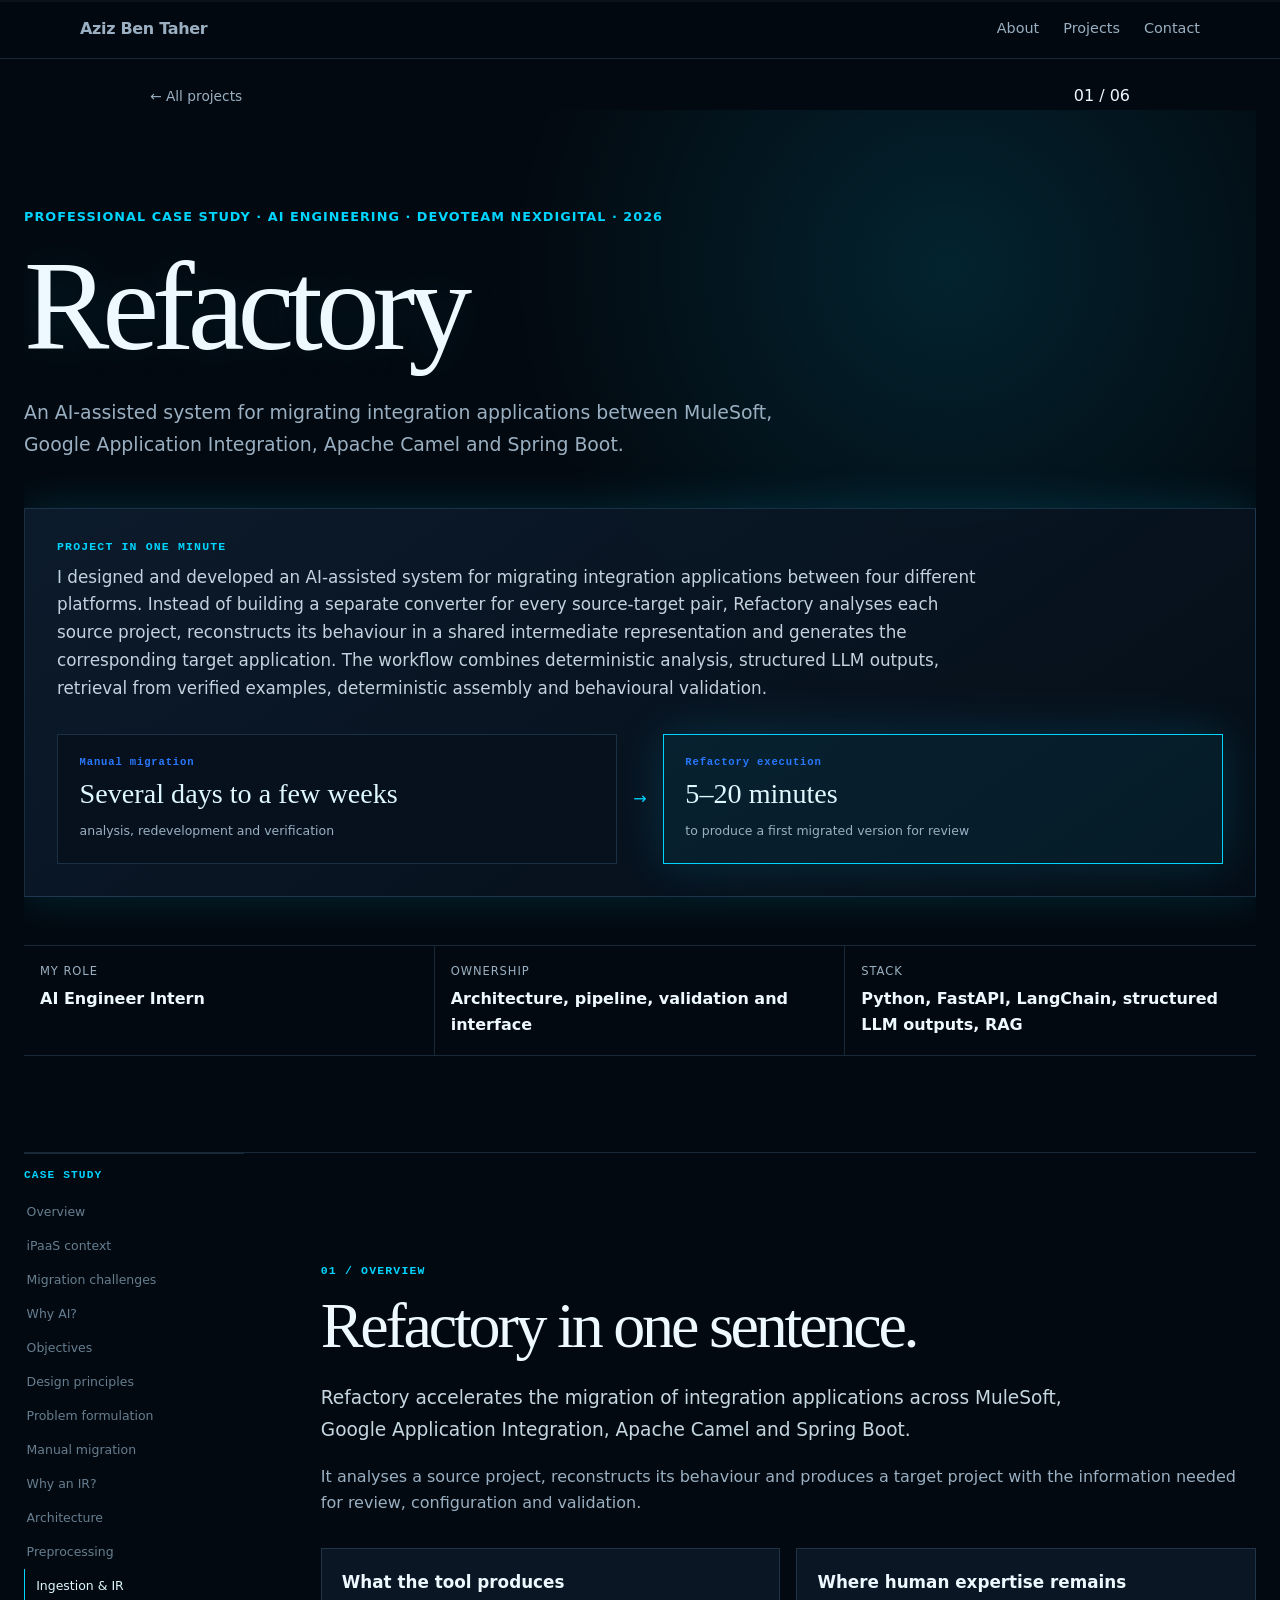
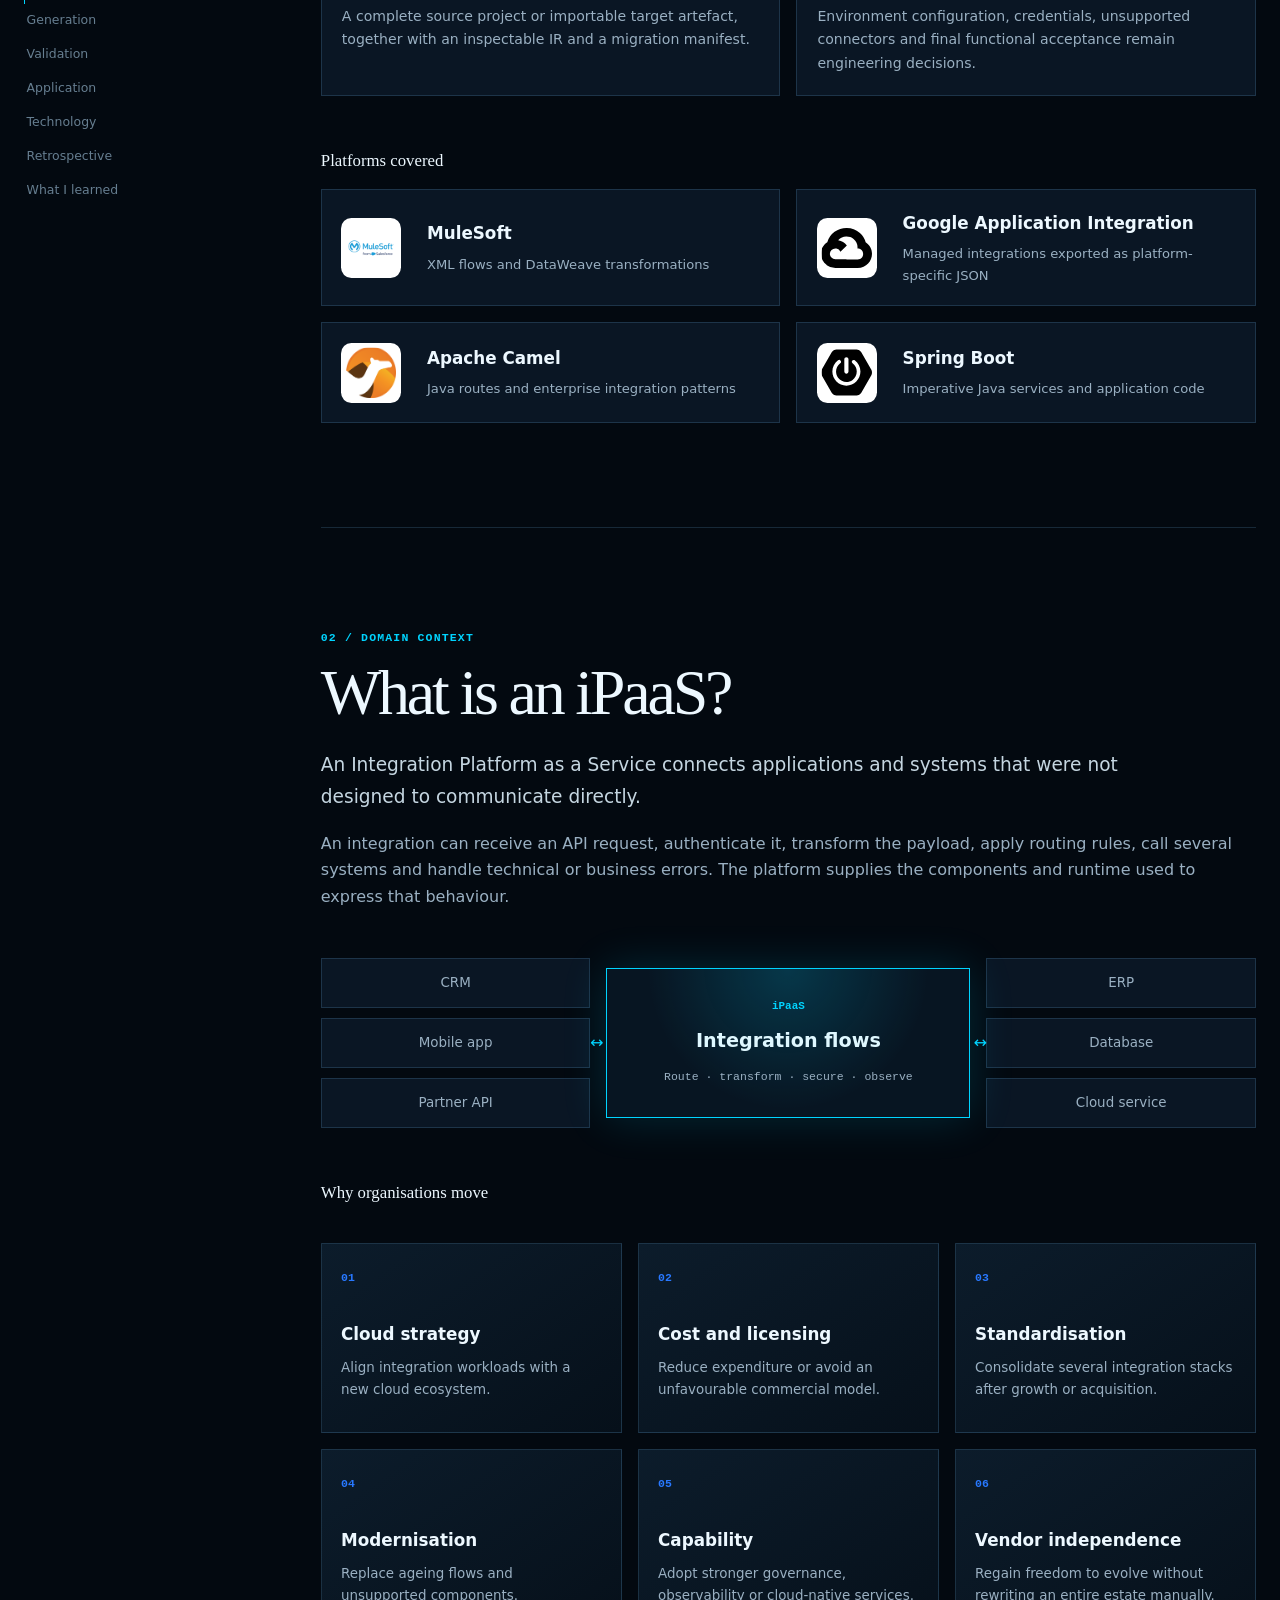
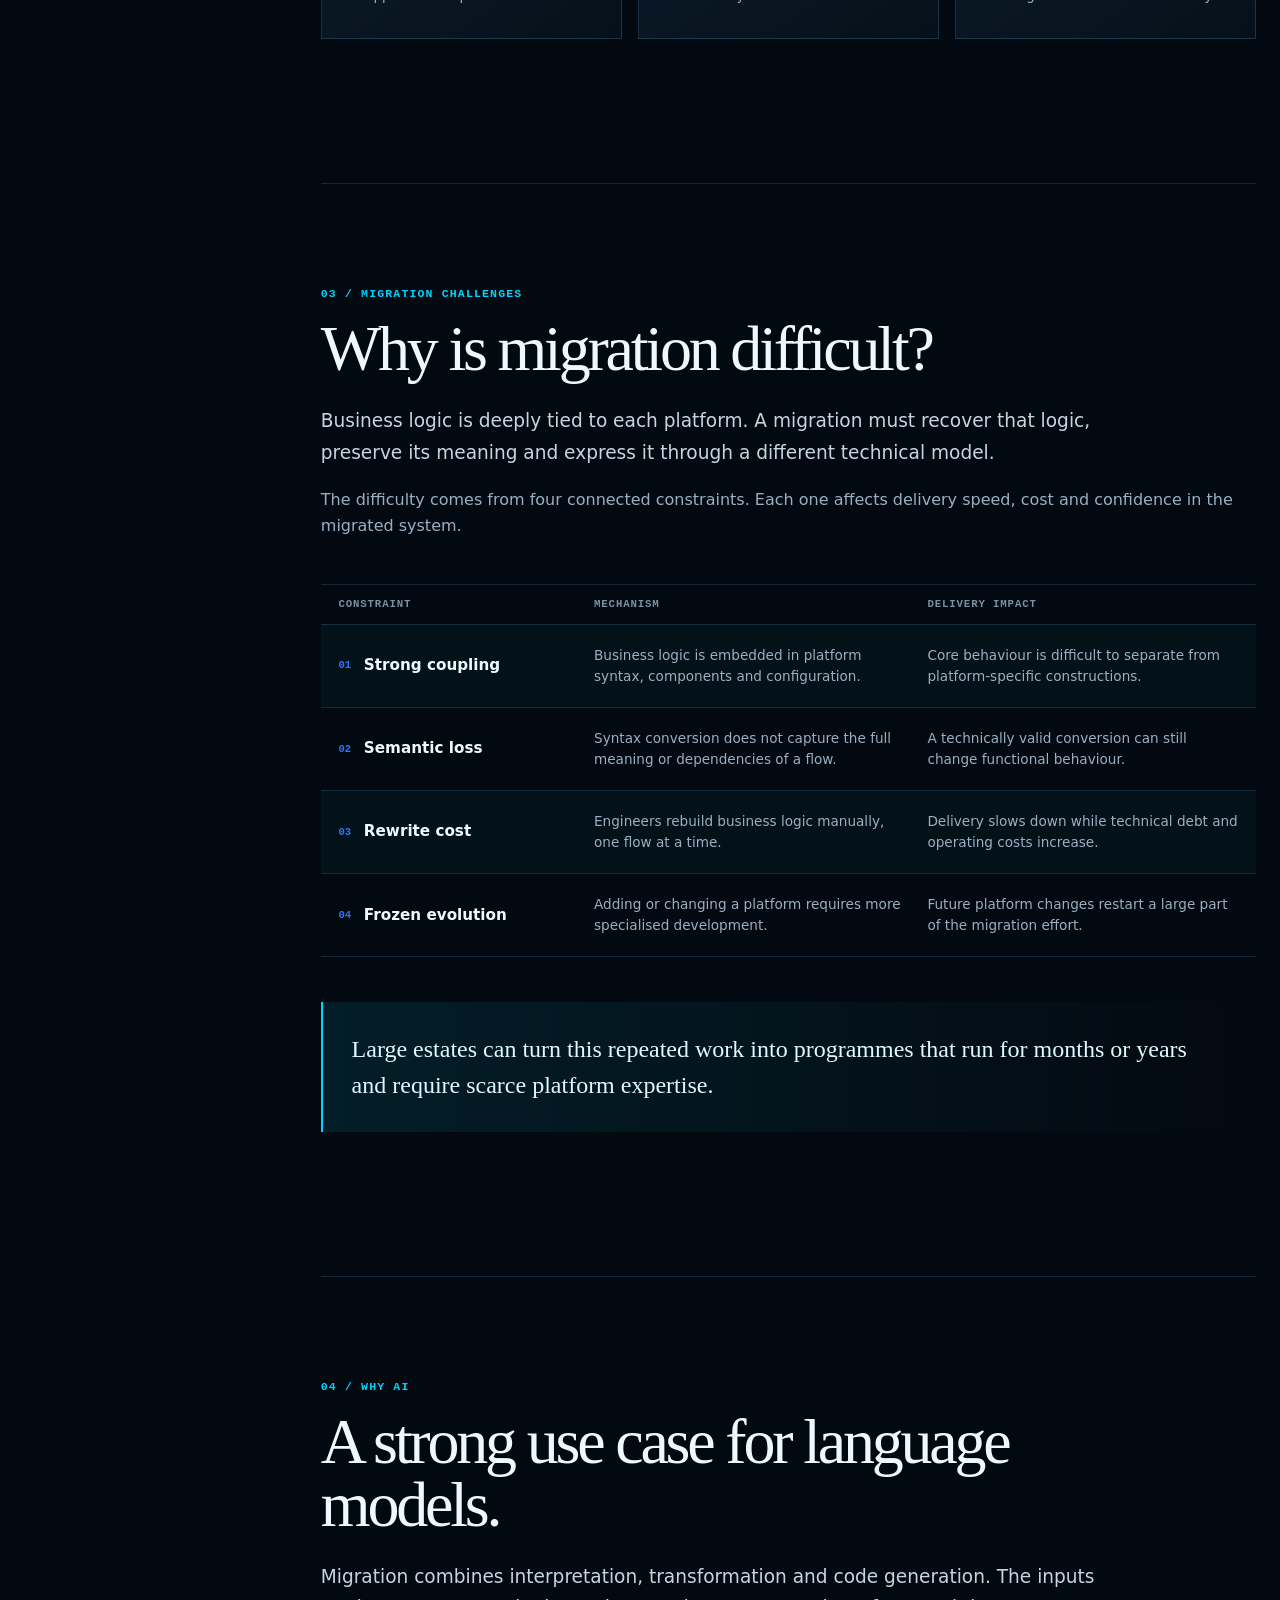
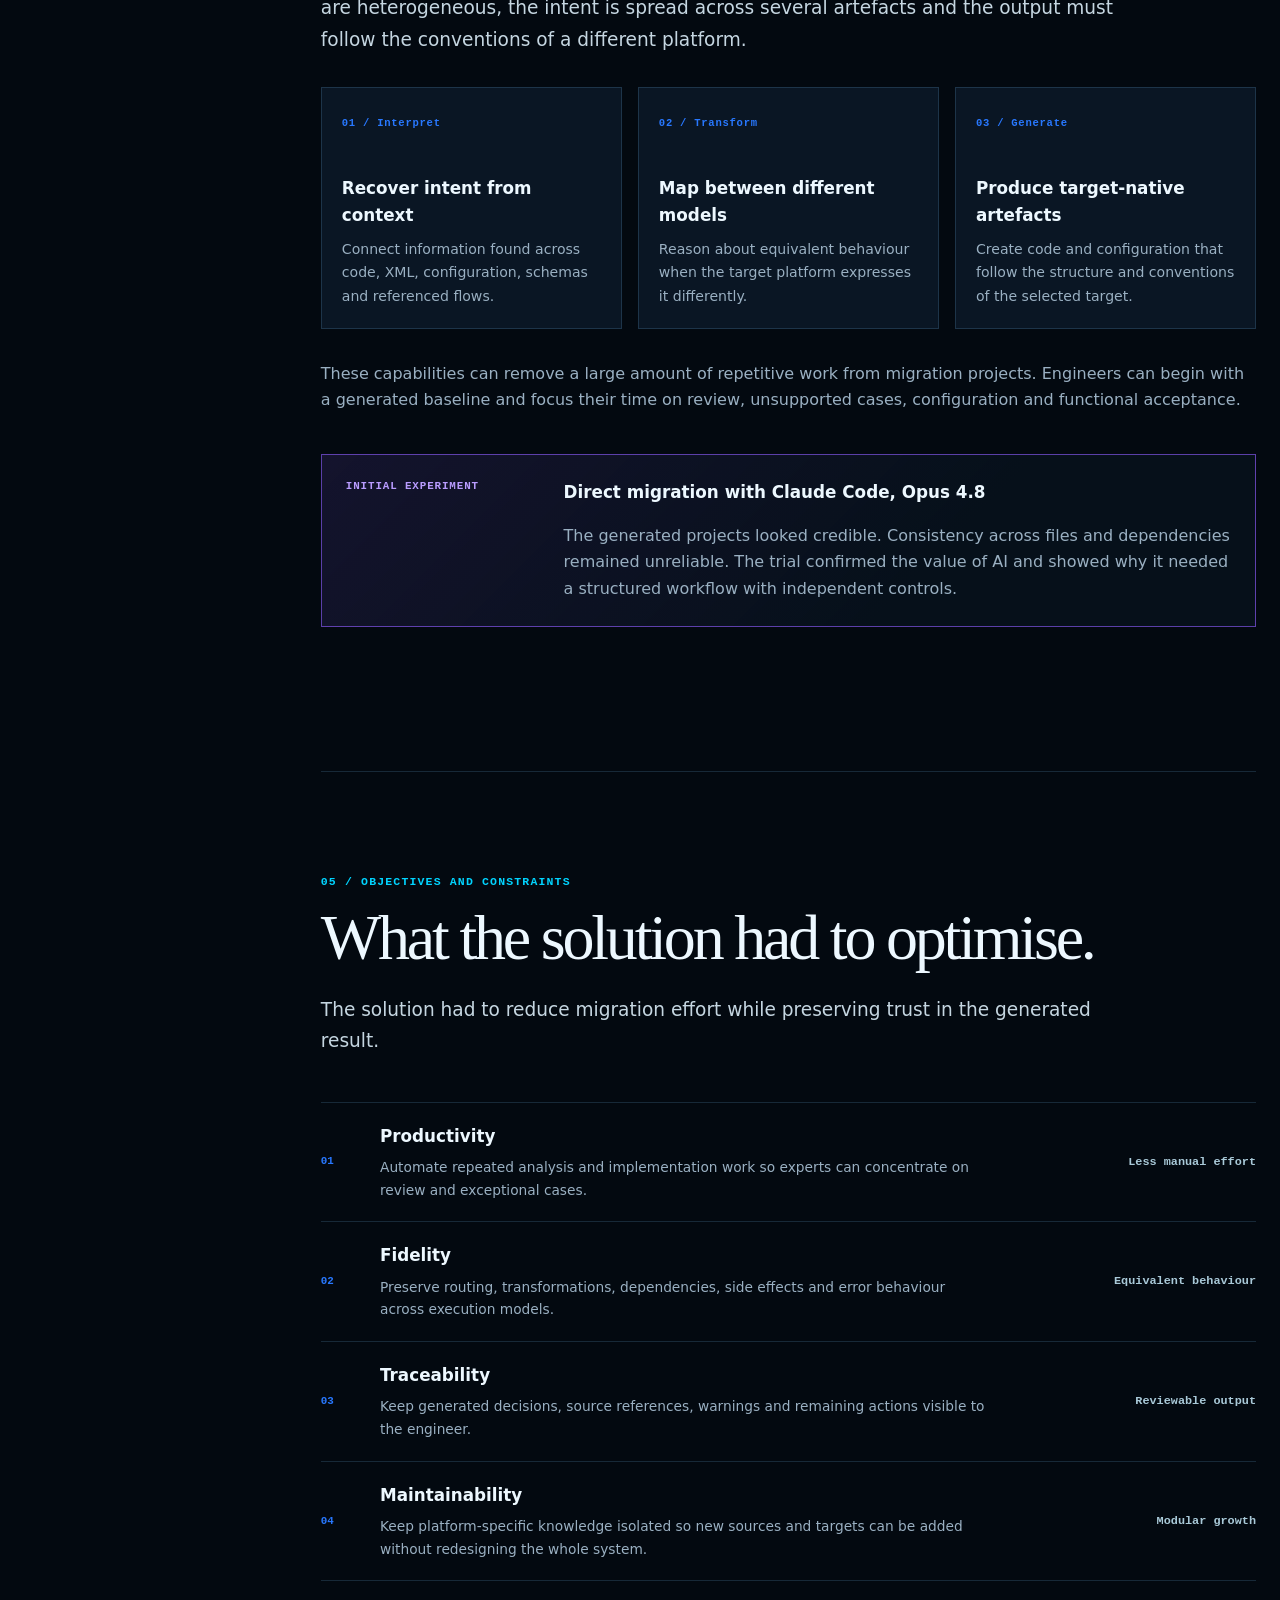
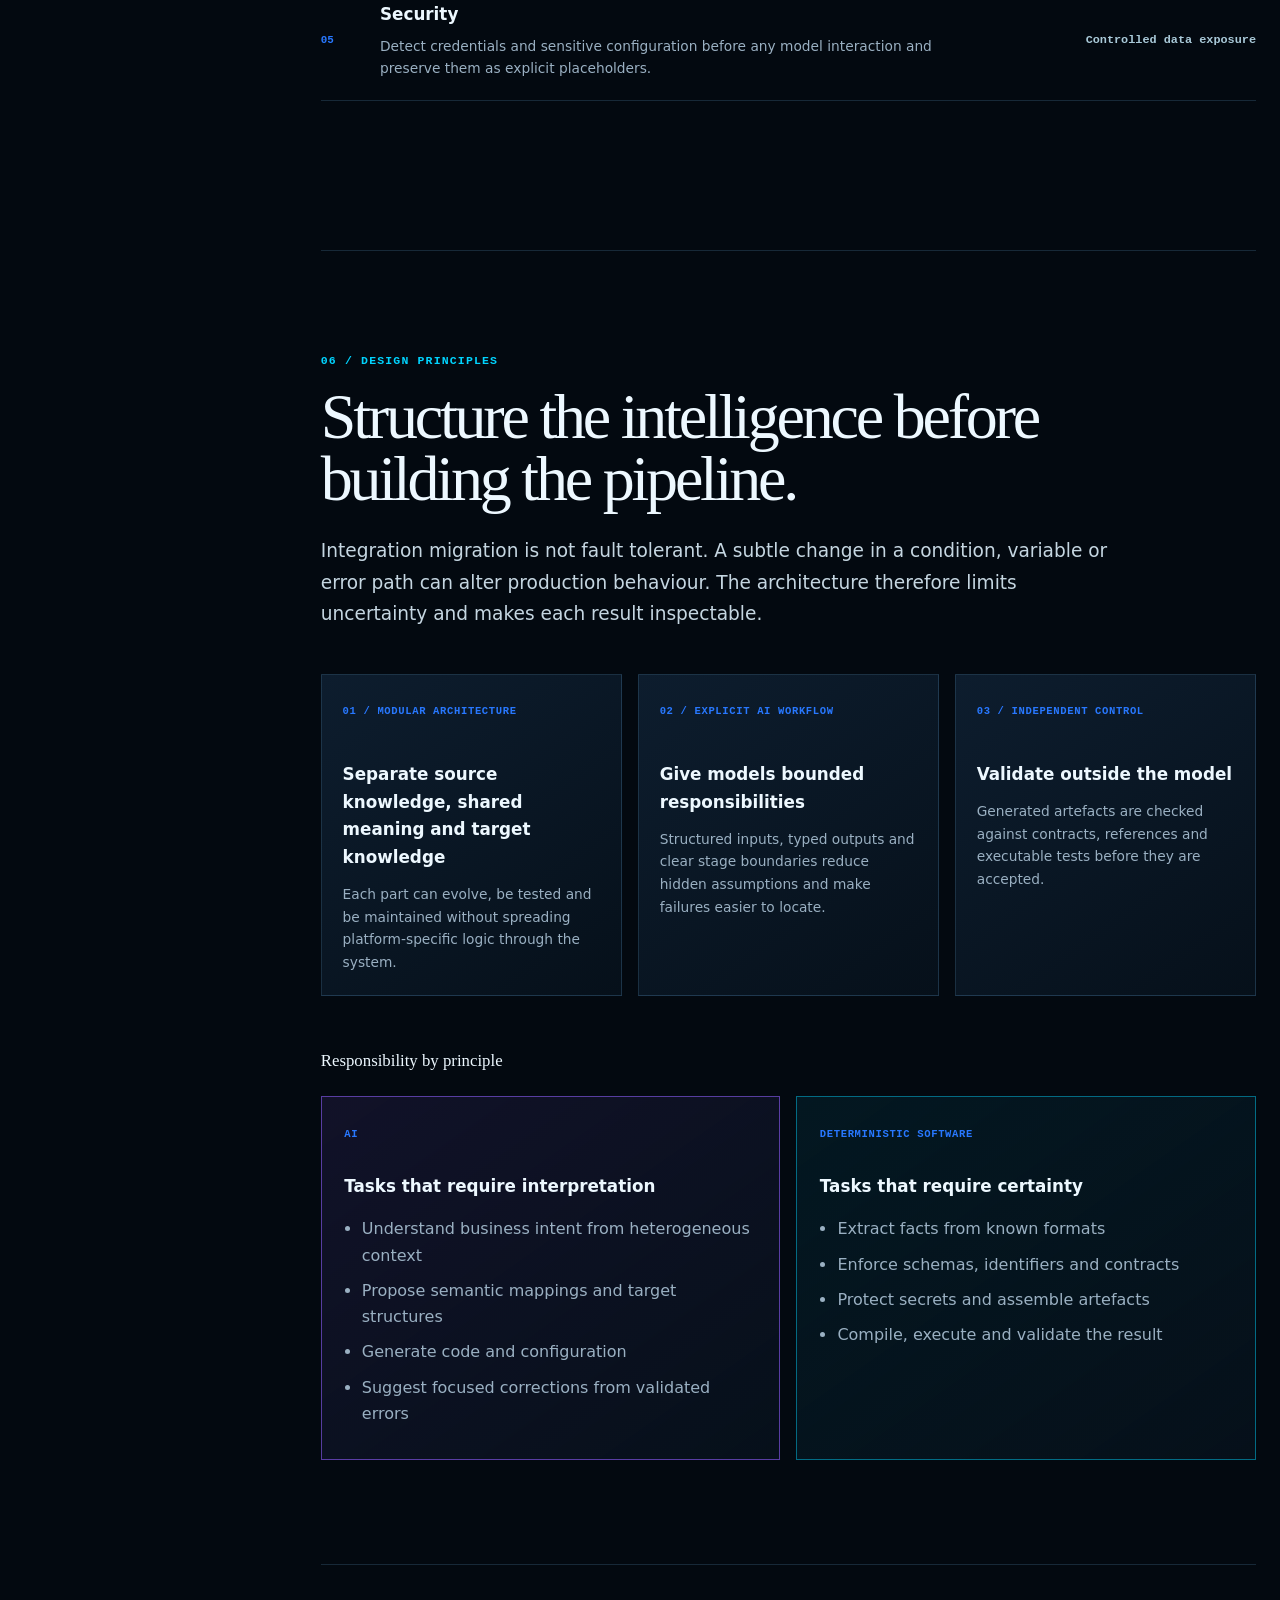
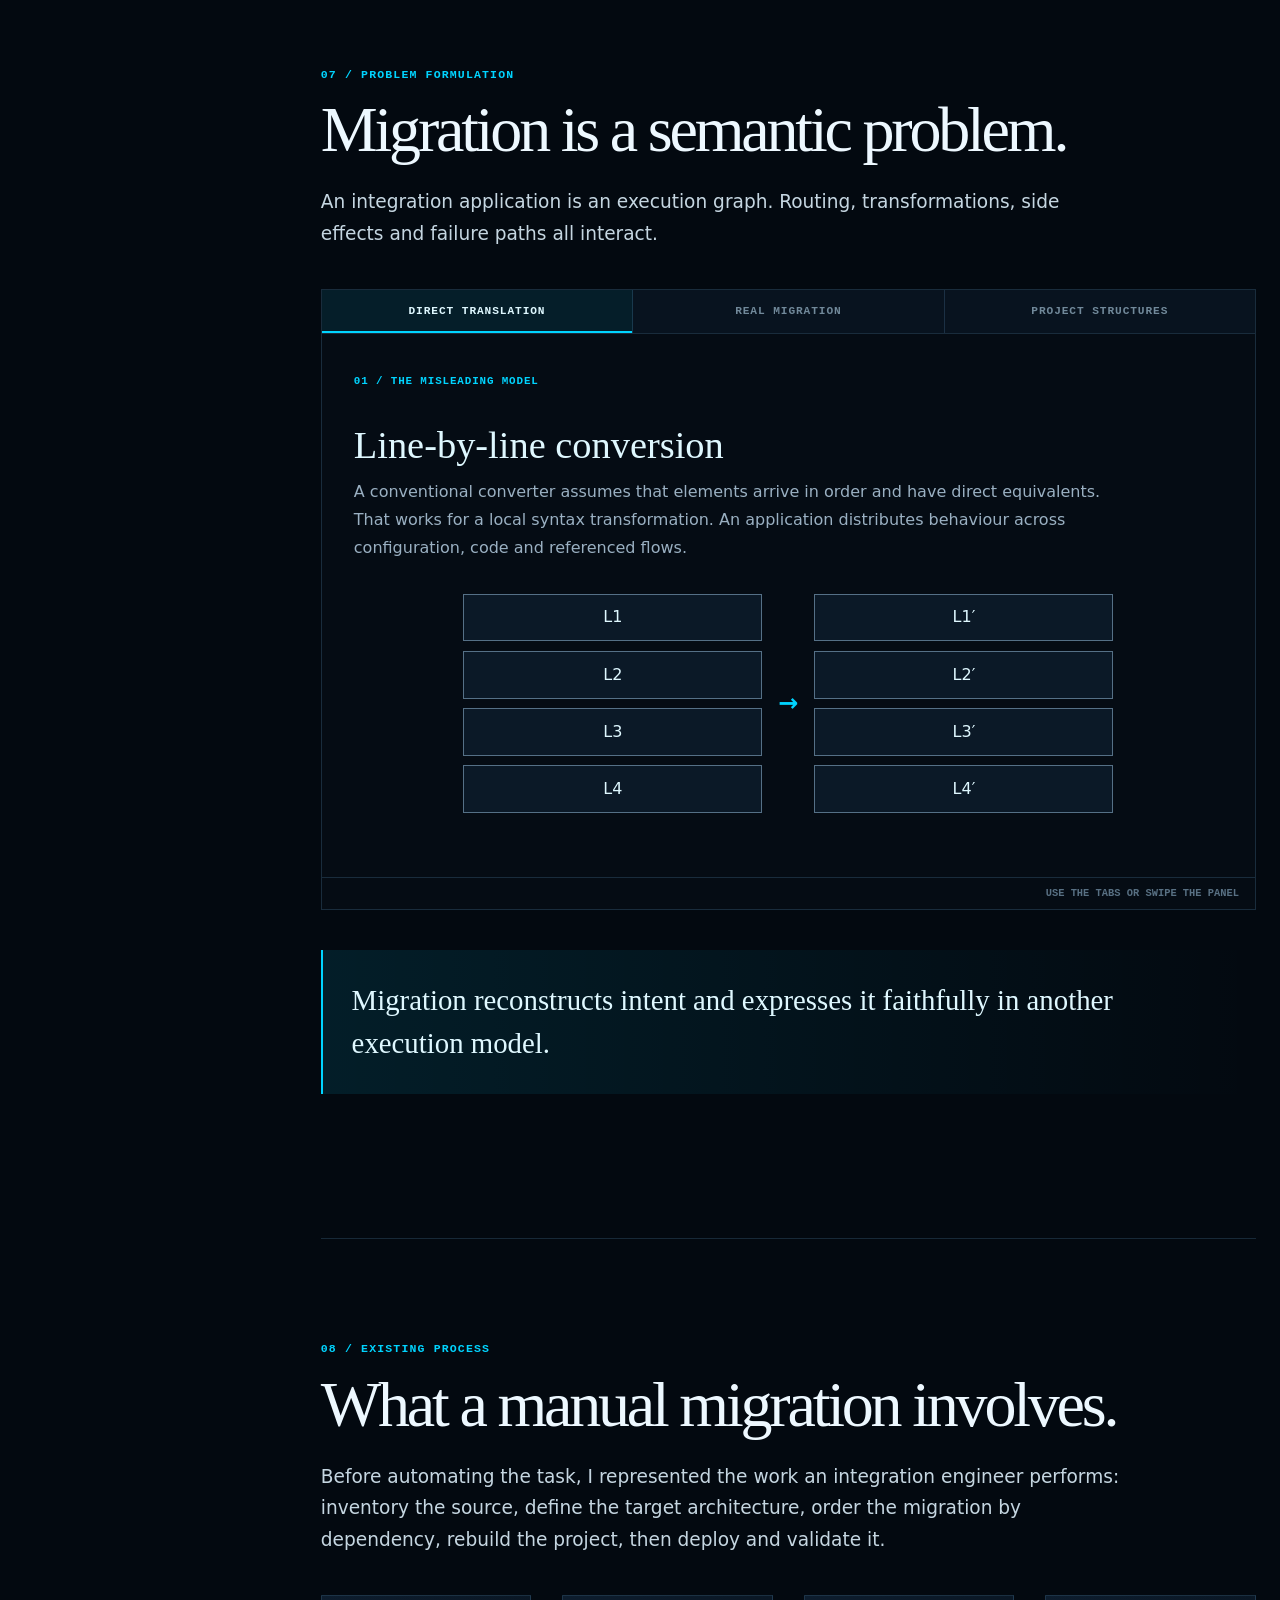
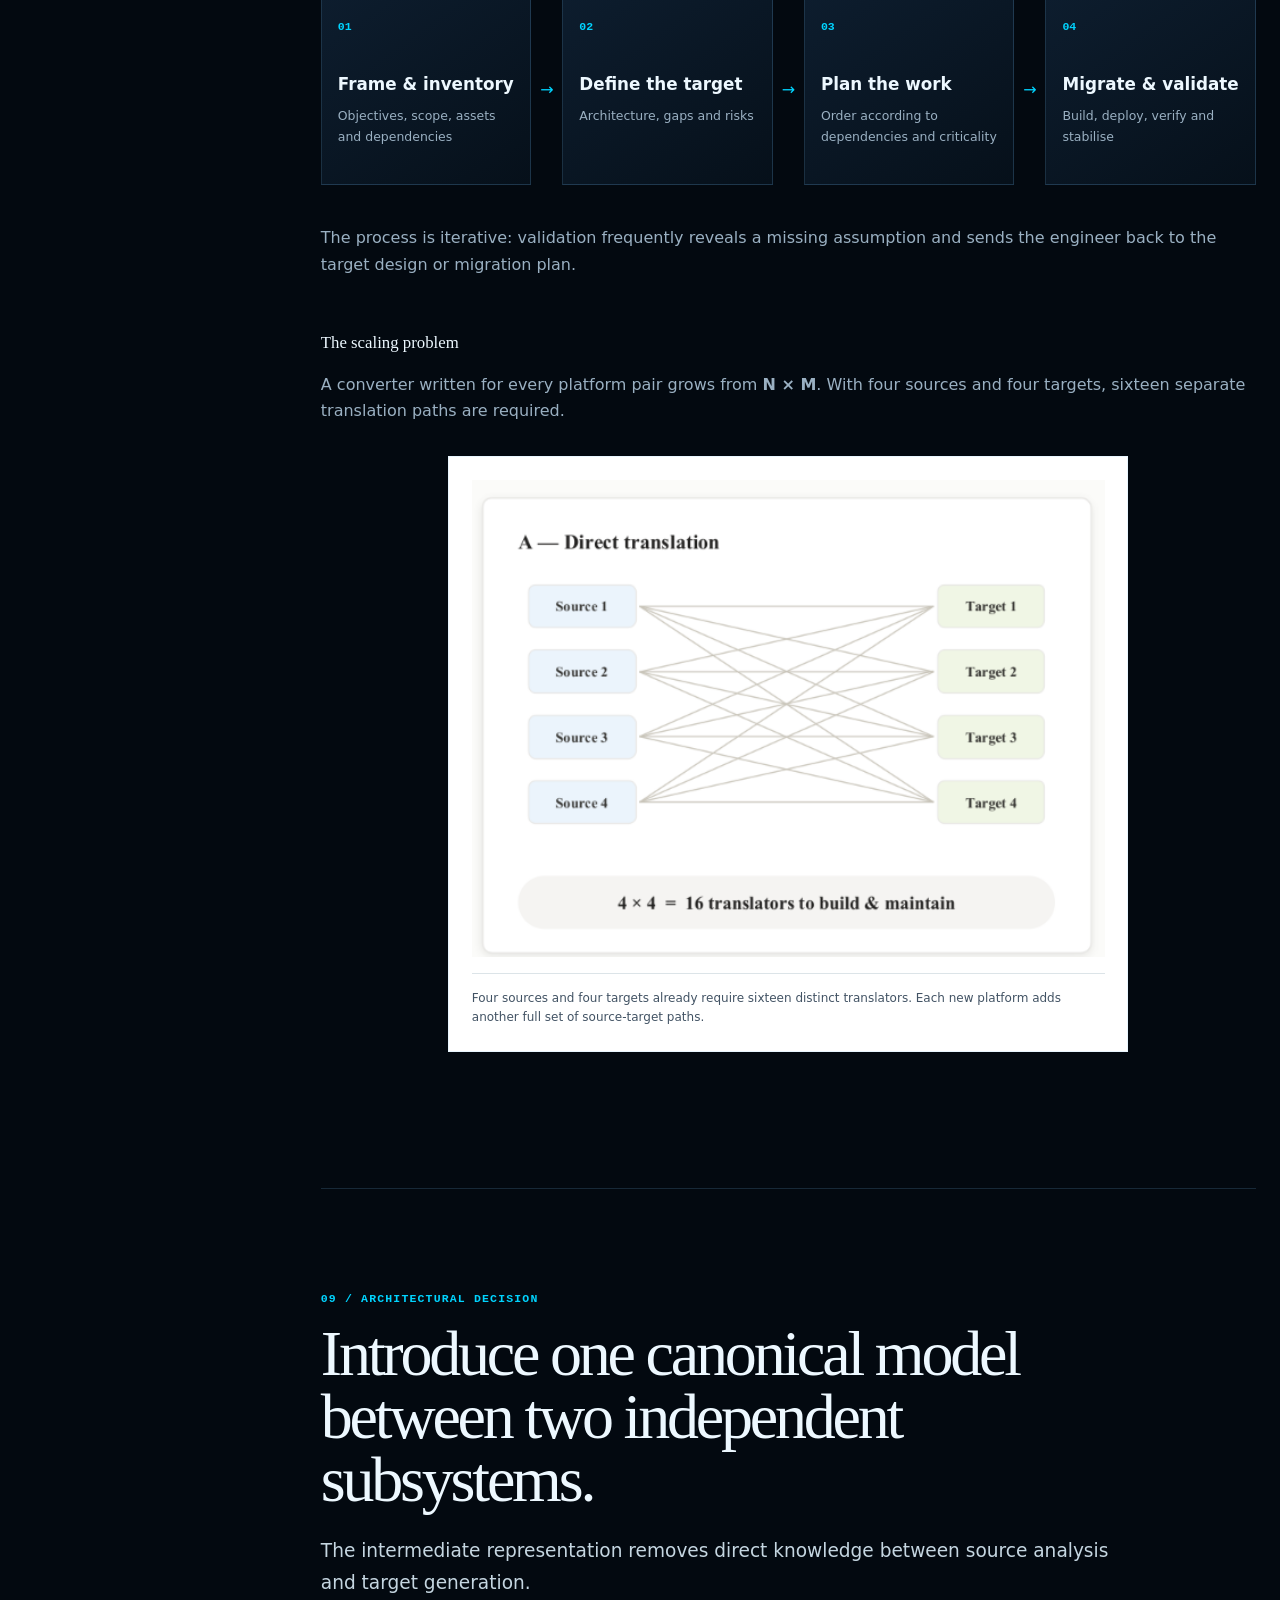
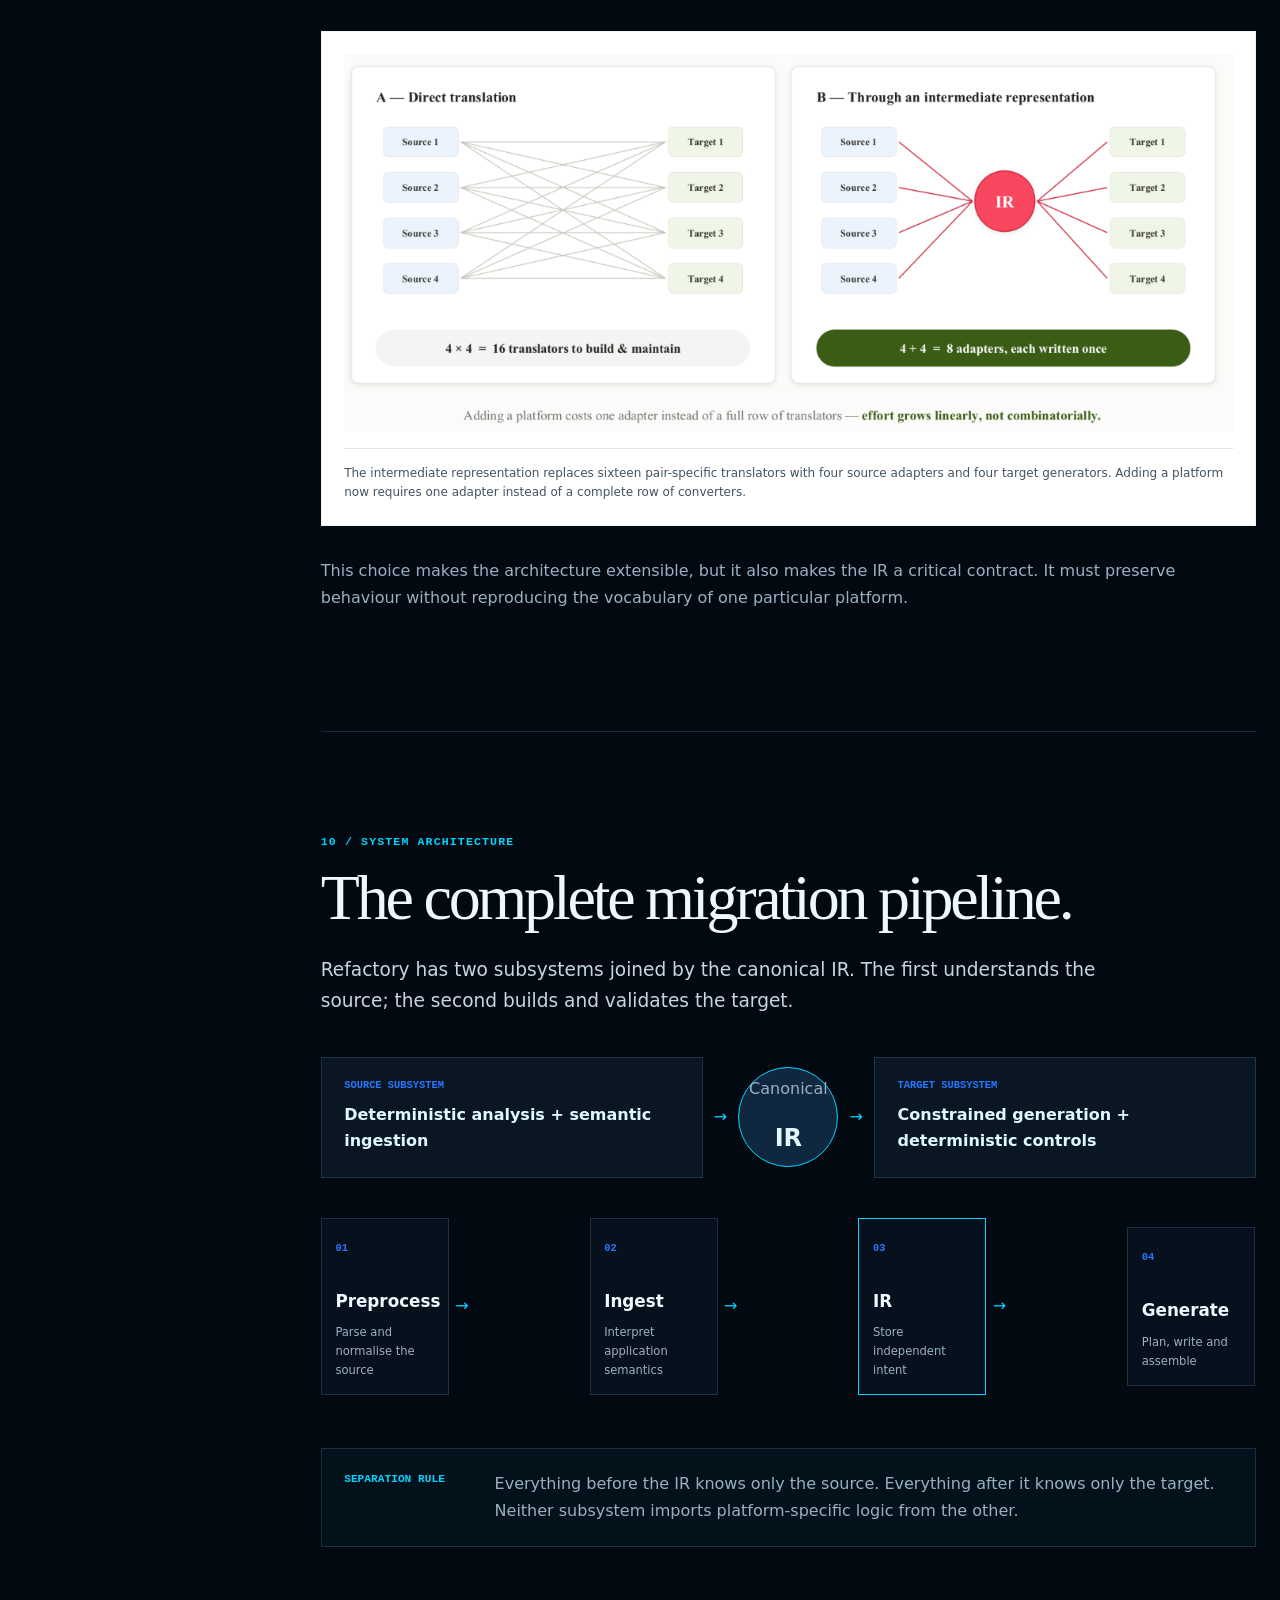
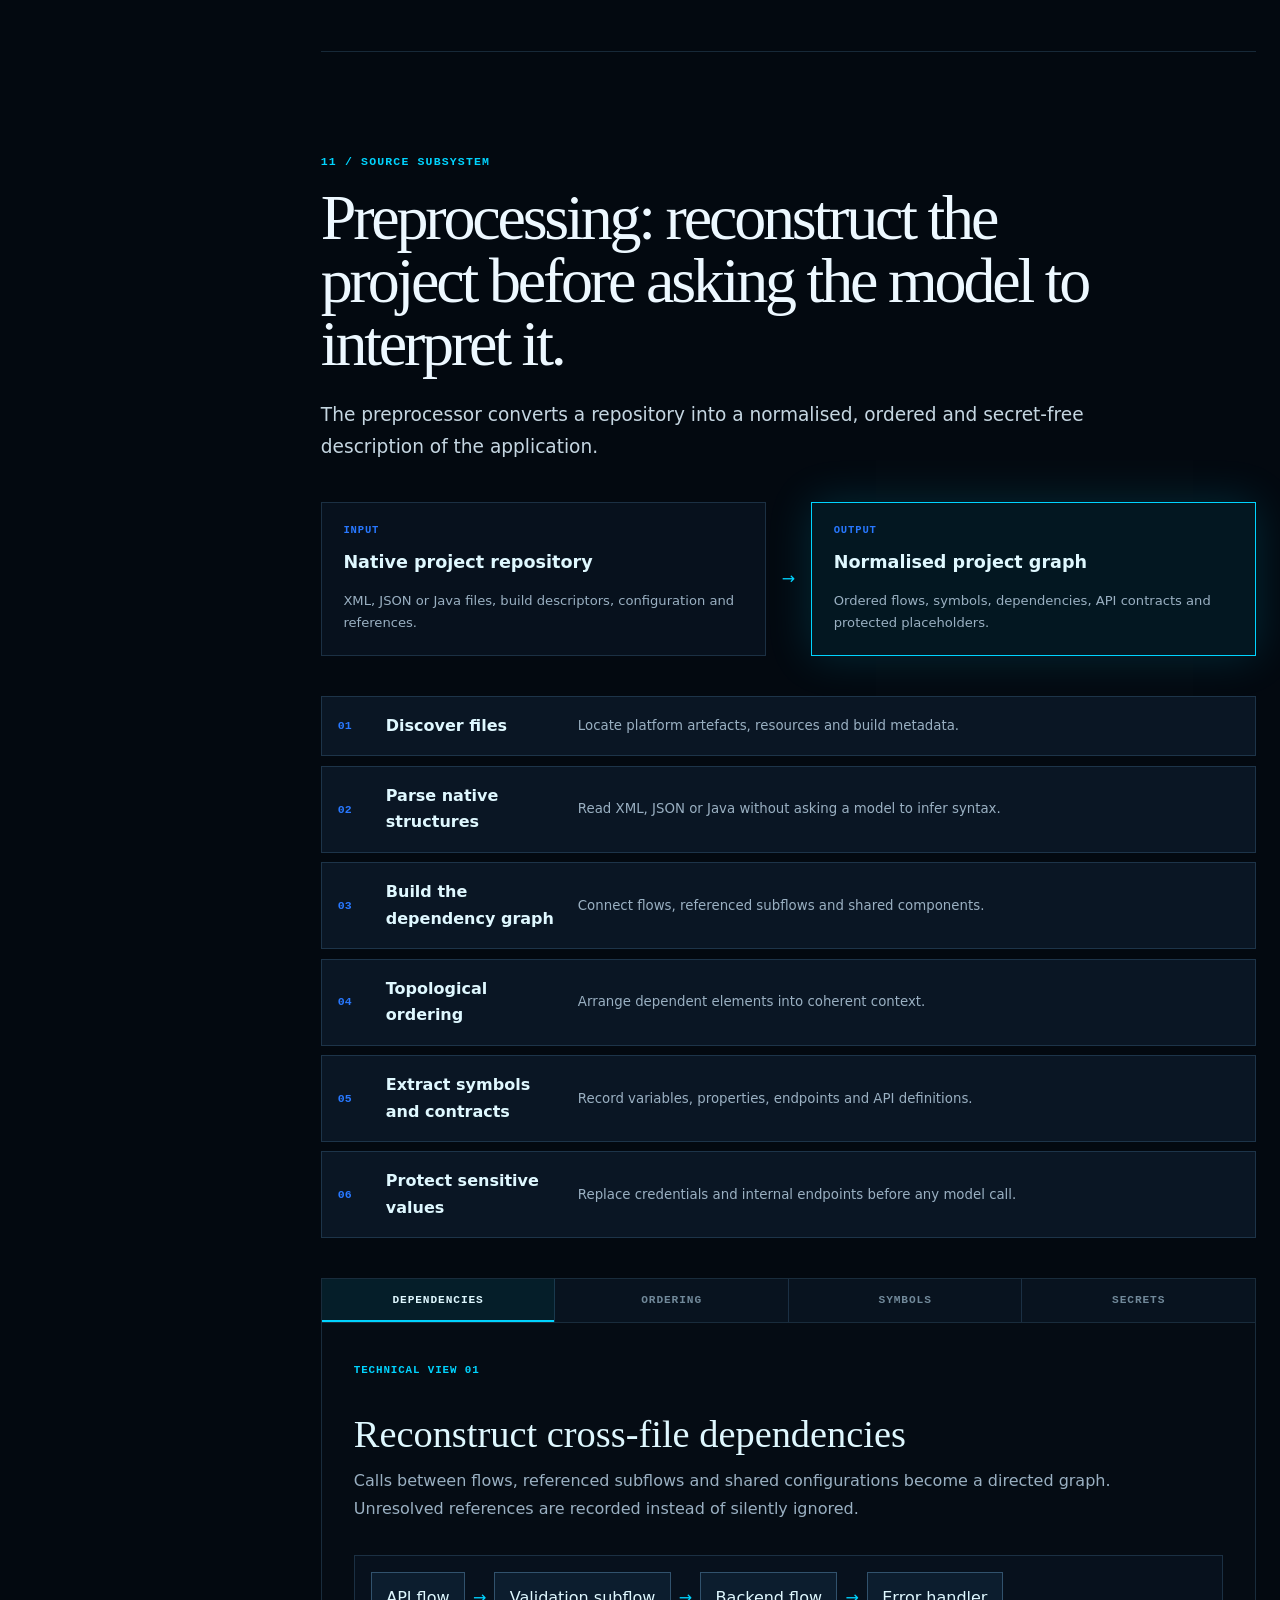
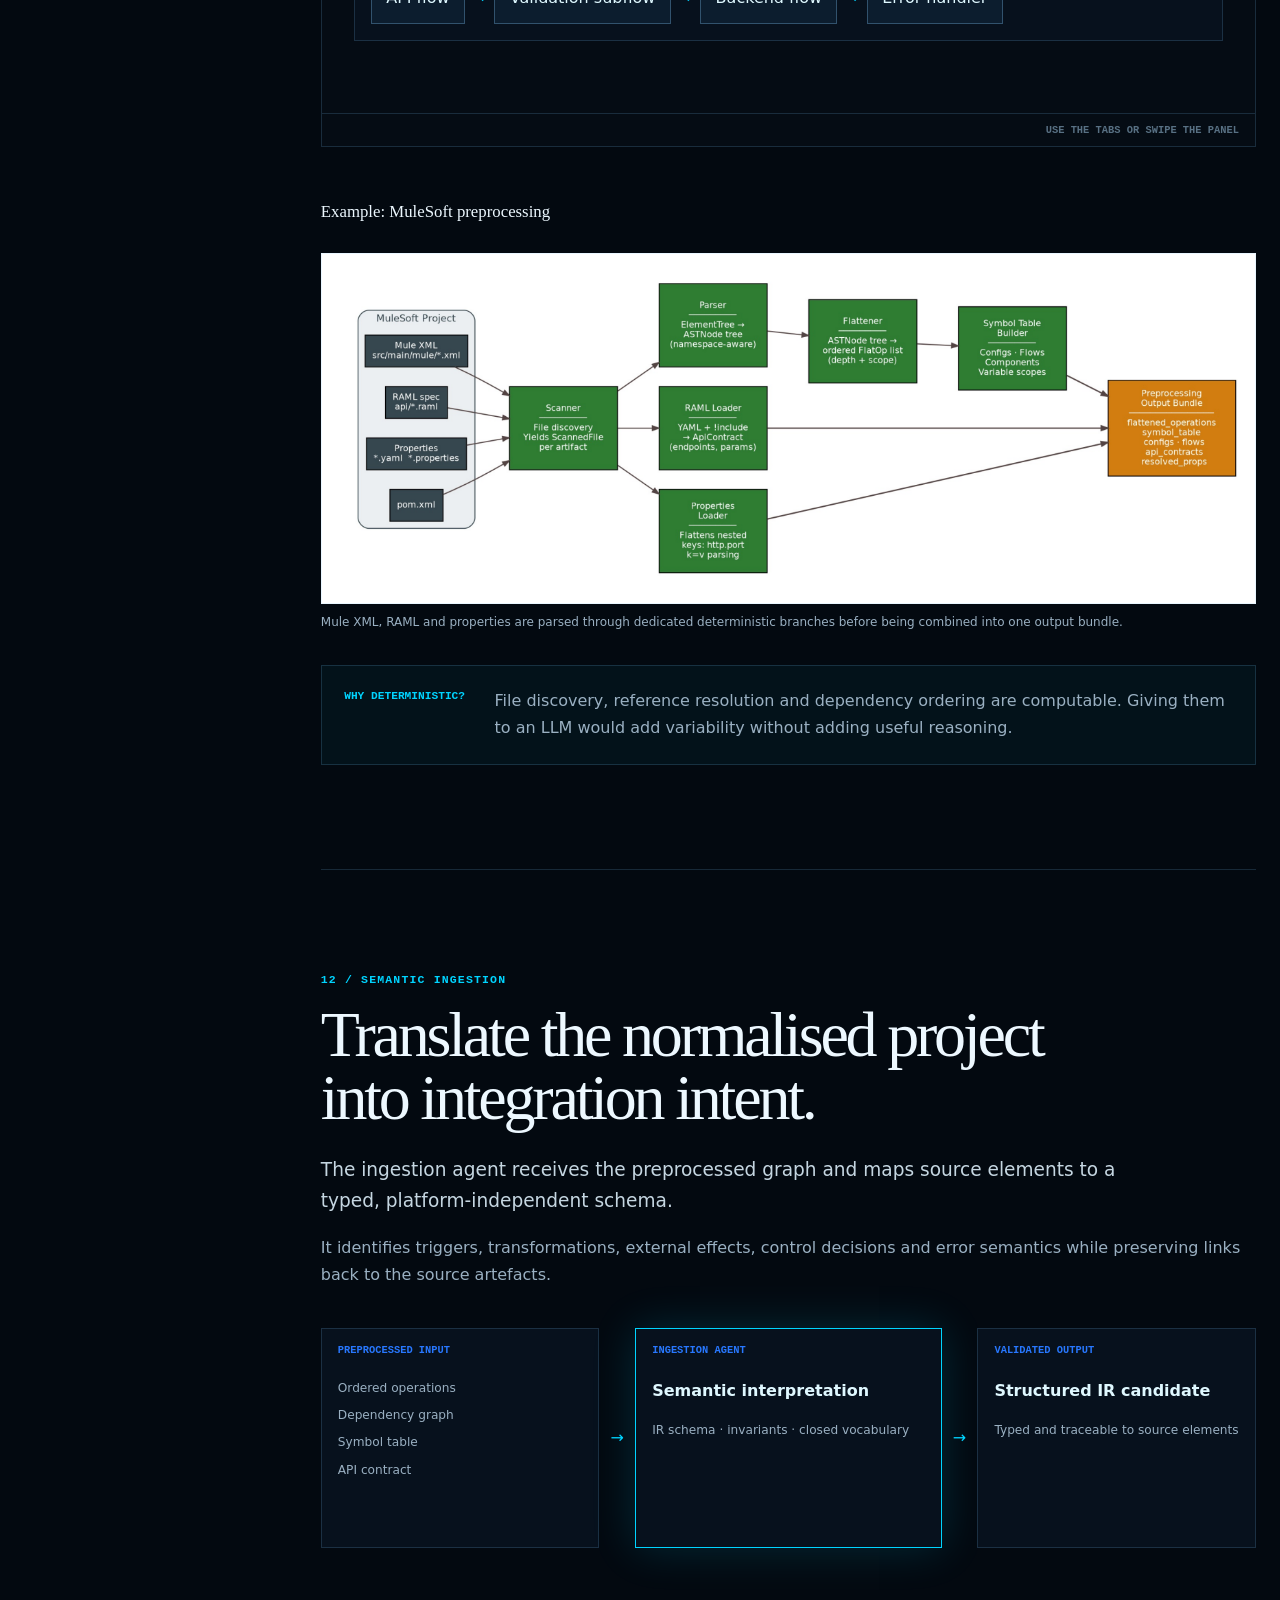
<file: projects/refactory.html>
<!doctype html>
<html lang="en">
  <head>
    <meta charset="utf-8" />
    <meta name="viewport" content="width=device-width,initial-scale=1" />
    <meta
      name="description"
      content="Refactory, an AI-assisted system for migrating integration applications between four platforms through a canonical intermediate representation."
    />
    <title>Refactory case study | Aziz Ben Taher</title>
    <link
      rel="icon"
      type="image/svg+xml"
      href="data:image/svg+xml,%3Csvg xmlns='http://www.w3.org/2000/svg' viewBox='0 0 64 64'%3E%3Crect width='64' height='64' rx='12' fill='%23030910'/%3E%3Cpath d='M15 44V20h10l7 10 7-10h10v24h-8V31l-9 12-9-12v13z' fill='%2300d4ff'/%3E%3C/svg%3E"
    />
    <link rel="stylesheet" href="../styles.css" />
    <link rel="stylesheet" href="../v2.css" />
  </head>
  <body class="project-page refactory-page refactory-v3">
    <div class="scroll-progress" aria-hidden="true"><span></span></div>
    <header class="site-header">
      <a class="wordmark" href="../index.html">Aziz Ben Taher</a>
      <nav>
        <a href="../index.html#about">About</a
        ><a href="../index.html#projects">Projects</a
        ><a href="../index.html#contact">Contact</a>
      </nav>
    </header>
    <div class="project-nav">
      <a href="../index.html#projects">← All projects</a><span>01 / 06</span>
    </div>
    <main class="refactory-main">
      <section class="case-hero refactory-hero" id="top">
        <p class="case-breadcrumb">
          Professional case study · AI engineering · Devoteam nexDigital · 2026
        </p>
        <h1>Refactory</h1>
        <p class="case-intro">
          An AI-assisted system for migrating integration applications between
          MuleSoft, Google Application Integration, Apache Camel and Spring
          Boot.
        </p>
        <div class="abstract-panel">
          <p class="abstract-label">Project in one minute</p>
          <p>
            I designed and developed an AI-assisted system for migrating
            integration applications between four different platforms. Instead
            of building a separate converter for every source-target pair,
            Refactory analyses each source project, reconstructs its behaviour
            in a shared intermediate representation and generates the
            corresponding target application. The workflow combines
            deterministic analysis, structured LLM outputs, retrieval from
            verified examples, deterministic assembly and behavioural
            validation.
          </p>
          <div class="impact-bridge">
            <div>
              <small>Manual migration</small
              ><strong>Several days to a few weeks</strong
              ><span>analysis, redevelopment and verification</span>
            </div>
            <b>→</b>
            <div class="accent">
              <small>Refactory execution</small><strong>5–20 minutes</strong
              ><span>to produce a first migrated version for review</span>
            </div>
          </div>
        </div>
        <dl class="case-facts">
          <div>
            <dt>My role</dt>
            <dd>AI Engineer Intern</dd>
          </div>
          <div>
            <dt>Ownership</dt>
            <dd>Architecture, pipeline, validation and interface</dd>
          </div>
          <div>
            <dt>Stack</dt>
            <dd>Python, FastAPI, LangChain, structured LLM outputs, RAG</dd>
          </div>
        </dl>
      </section>
      <div class="case-study-layout">
        <aside class="case-toc" aria-label="Refactory chapters">
          <p>Case study</p>
          <a href="#overview">Overview</a><a href="#ipaas">iPaaS context</a
          ><a href="#challenges">Migration challenges</a
          ><a href="#why-ai">Why AI?</a
          ><a href="#objectives">Objectives</a
          ><a href="#design-principles">Design principles</a
          ><a href="#problem">Problem formulation</a
          ><a href="#manual">Manual migration</a><a href="#pivot">Why an IR?</a
          ><a href="#architecture">Architecture</a
          ><a href="#preprocessing">Preprocessing</a
          ><a href="#ingestion">Ingestion &amp; IR</a
          ><a href="#generation">Generation</a
          ><a href="#validation">Validation</a
          ><a href="#application">Application</a
          ><a href="#technology">Technology</a
          ><a href="#retrospective">Retrospective</a
          ><a href="#learning">What I learned</a>
        </aside>
        <article class="case-study-content">
          <section class="chapter" id="overview">
            <p class="chapter-number">01 / Overview</p>
            <h2>Refactory in one sentence.</h2>
            <p class="chapter-lead">
              Refactory accelerates the migration of integration applications
              across MuleSoft, Google Application Integration, Apache Camel and
              Spring Boot.
            </p>
            <p>
              It analyses a source project, reconstructs its behaviour and
              produces a target project with the information needed for review,
              configuration and validation.
            </p>
            <div class="chapter-grid two">
              <article>
                <h3>What the tool produces</h3>
                <p>
                  A complete source project or importable target artefact,
                  together with an inspectable IR and a migration manifest.
                </p>
              </article>
              <article>
                <h3>Where human expertise remains</h3>
                <p>
                  Environment configuration, credentials, unsupported connectors
                  and final functional acceptance remain engineering decisions.
                </p>
              </article>
            </div>
            <h3 class="subsection-title">Platforms covered</h3>
            <div class="logo-platform-grid">
              <article>
                <img
                  src="../assets/images/platforms/mulesoft.png"
                  alt="MuleSoft logo"
                />
                <div>
                  <h3>MuleSoft</h3>
                  <p>XML flows and DataWeave transformations</p>
                </div>
              </article>
              <article>
                <img
                  src="../assets/images/platforms/google-cloud.svg"
                  alt="Google Cloud logo"
                />
                <div>
                  <h3>Google Application Integration</h3>
                  <p>Managed integrations exported as platform-specific JSON</p>
                </div>
              </article>
              <article>
                <img
                  src="../assets/images/platforms/apache-camel.png"
                  alt="Apache Camel logo"
                />
                <div>
                  <h3>Apache Camel</h3>
                  <p>Java routes and enterprise integration patterns</p>
                </div>
              </article>
              <article>
                <img
                  src="../assets/images/platforms/spring-boot.svg"
                  alt="Spring logo"
                />
                <div>
                  <h3>Spring Boot</h3>
                  <p>Imperative Java services and application code</p>
                </div>
              </article>
            </div>
          </section>

          <section class="chapter" id="ipaas">
            <p class="chapter-number">02 / Domain context</p>
            <h2>What is an iPaaS?</h2>
            <p class="chapter-lead">
              An Integration Platform as a Service connects applications and
              systems that were not designed to communicate directly.
            </p>
            <p>
              An integration can receive an API request, authenticate it,
              transform the payload, apply routing rules, call several systems
              and handle technical or business errors. The platform supplies the
              components and runtime used to express that behaviour.
            </p>
            <div class="ipaas-map">
              <div class="map-column">
                <span>CRM</span><span>Mobile app</span><span>Partner API</span>
              </div>
              <div class="map-core">
                <small>iPaaS</small><strong>Integration flows</strong
                ><em>Route · transform · secure · observe</em>
              </div>
              <div class="map-column">
                <span>ERP</span><span>Database</span><span>Cloud service</span>
              </div>
            </div>
            <h3 class="subsection-title">Why organisations move</h3>
            <div class="driver-grid">
              <article>
                <span>01</span>
                <h3>Cloud strategy</h3>
                <p>Align integration workloads with a new cloud ecosystem.</p>
              </article>
              <article>
                <span>02</span>
                <h3>Cost and licensing</h3>
                <p>
                  Reduce expenditure or avoid an unfavourable commercial model.
                </p>
              </article>
              <article>
                <span>03</span>
                <h3>Standardisation</h3>
                <p>
                  Consolidate several integration stacks after growth or
                  acquisition.
                </p>
              </article>
              <article>
                <span>04</span>
                <h3>Modernisation</h3>
                <p>Replace ageing flows and unsupported components.</p>
              </article>
              <article>
                <span>05</span>
                <h3>Capability</h3>
                <p>
                  Adopt stronger governance, observability or cloud-native
                  services.
                </p>
              </article>
              <article>
                <span>06</span>
                <h3>Vendor independence</h3>
                <p>
                  Regain freedom to evolve without rewriting an entire estate
                  manually.
                </p>
              </article>
            </div>
          </section>

          <section class="chapter" id="challenges">
            <p class="chapter-number">03 / Migration challenges</p>
            <h2>Why is migration difficult?</h2>
            <p class="chapter-lead">
              Business logic is deeply tied to each platform. A migration must
              recover that logic, preserve its meaning and express it through a
              different technical model.
            </p>
            <p>
              The difficulty comes from four connected constraints. Each one
              affects delivery speed, cost and confidence in the migrated system.
            </p>
            <div class="challenge-table" role="table" aria-label="Migration constraints and delivery impact">
              <div class="challenge-head" role="row">
                <span role="columnheader">Constraint</span>
                <span role="columnheader">Mechanism</span>
                <span role="columnheader">Delivery impact</span>
              </div>
              <article role="row">
                <h3 role="cell"><small>01</small>Strong coupling</h3>
                <p role="cell">Business logic is embedded in platform syntax, components and configuration.</p>
                <p role="cell">Core behaviour is difficult to separate from platform-specific constructions.</p>
              </article>
              <article role="row">
                <h3 role="cell"><small>02</small>Semantic loss</h3>
                <p role="cell">Syntax conversion does not capture the full meaning or dependencies of a flow.</p>
                <p role="cell">A technically valid conversion can still change functional behaviour.</p>
              </article>
              <article role="row">
                <h3 role="cell"><small>03</small>Rewrite cost</h3>
                <p role="cell">Engineers rebuild business logic manually, one flow at a time.</p>
                <p role="cell">Delivery slows down while technical debt and operating costs increase.</p>
              </article>
              <article role="row">
                <h3 role="cell"><small>04</small>Frozen evolution</h3>
                <p role="cell">Adding or changing a platform requires more specialised development.</p>
                <p role="cell">Future platform changes restart a large part of the migration effort.</p>
              </article>
            </div>
            <blockquote class="problem-statement compact-statement">
              Large estates can turn this repeated work into programmes that run
              for months or years and require scarce platform expertise.
            </blockquote>
          </section>

          <section class="chapter" id="why-ai">
            <p class="chapter-number">04 / Why AI</p>
            <h2>A strong use case for language models.</h2>
            <p class="chapter-lead">
              Migration combines interpretation, transformation and code
              generation. The inputs are heterogeneous, the intent is spread
              across several artefacts and the output must follow the conventions
              of a different platform.
            </p>
            <div class="chapter-grid three ai-fit-grid">
              <article>
                <span>01 / Interpret</span>
                <h3>Recover intent from context</h3>
                <p>Connect information found across code, XML, configuration, schemas and referenced flows.</p>
              </article>
              <article>
                <span>02 / Transform</span>
                <h3>Map between different models</h3>
                <p>Reason about equivalent behaviour when the target platform expresses it differently.</p>
              </article>
              <article>
                <span>03 / Generate</span>
                <h3>Produce target-native artefacts</h3>
                <p>Create code and configuration that follow the structure and conventions of the selected target.</p>
              </article>
            </div>
            <p>
              These capabilities can remove a large amount of repetitive work
              from migration projects. Engineers can begin with a generated
              baseline and focus their time on review, unsupported cases,
              configuration and functional acceptance.
            </p>
            <aside class="trial-note">
              <span>Initial experiment</span>
              <div>
                <h3>Direct migration with Claude Code, Opus 4.8</h3>
                <p>
                  The generated projects looked credible. Consistency across
                  files and dependencies remained unreliable. The trial confirmed the
                  value of AI and showed why it needed a structured workflow with
                  independent controls.
                </p>
              </div>
            </aside>
          </section>

          <section class="chapter" id="objectives">
            <p class="chapter-number">05 / Objectives and constraints</p>
            <h2>What the solution had to optimise.</h2>
            <p class="chapter-lead">
              The solution had to reduce migration effort while preserving trust
              in the generated result.
            </p>
            <div class="objective-table">
              <article>
                <span>01</span>
                <div><h3>Productivity</h3><p>Automate repeated analysis and implementation work so experts can concentrate on review and exceptional cases.</p></div>
                <strong>Less manual effort</strong>
              </article>
              <article>
                <span>02</span>
                <div><h3>Fidelity</h3><p>Preserve routing, transformations, dependencies, side effects and error behaviour across execution models.</p></div>
                <strong>Equivalent behaviour</strong>
              </article>
              <article>
                <span>03</span>
                <div><h3>Traceability</h3><p>Keep generated decisions, source references, warnings and remaining actions visible to the engineer.</p></div>
                <strong>Reviewable output</strong>
              </article>
              <article>
                <span>04</span>
                <div><h3>Maintainability</h3><p>Keep platform-specific knowledge isolated so new sources and targets can be added without redesigning the whole system.</p></div>
                <strong>Modular growth</strong>
              </article>
              <article>
                <span>05</span>
                <div><h3>Security</h3><p>Detect credentials and sensitive configuration before any model interaction and preserve them as explicit placeholders.</p></div>
                <strong>Controlled data exposure</strong>
              </article>
            </div>
          </section>

          <section class="chapter" id="design-principles">
            <p class="chapter-number">06 / Design principles</p>
            <h2>Structure the intelligence before building the pipeline.</h2>
            <p class="chapter-lead">
              Integration migration is not fault tolerant. A subtle change in a
              condition, variable or error path can alter production behaviour.
              The architecture therefore limits uncertainty and makes each result
              inspectable.
            </p>
            <div class="design-principles">
              <article>
                <span>01 / Modular architecture</span>
                <h3>Separate source knowledge, shared meaning and target knowledge</h3>
                <p>Each part can evolve, be tested and be maintained without spreading platform-specific logic through the system.</p>
              </article>
              <article>
                <span>02 / Explicit AI workflow</span>
                <h3>Give models bounded responsibilities</h3>
                <p>Structured inputs, typed outputs and clear stage boundaries reduce hidden assumptions and make failures easier to locate.</p>
              </article>
              <article>
                <span>03 / Independent control</span>
                <h3>Validate outside the model</h3>
                <p>Generated artefacts are checked against contracts, references and executable tests before they are accepted.</p>
              </article>
            </div>
            <h3 class="subsection-title">Responsibility by principle</h3>
            <div class="responsibility-split">
              <article class="ai-role">
                <small>AI</small>
                <h3>Tasks that require interpretation</h3>
                <ul>
                  <li>Understand business intent from heterogeneous context</li>
                  <li>Propose semantic mappings and target structures</li>
                  <li>Generate code and configuration</li>
                  <li>Suggest focused corrections from validated errors</li>
                </ul>
              </article>
              <article class="deterministic-role">
                <small>Deterministic software</small>
                <h3>Tasks that require certainty</h3>
                <ul>
                  <li>Extract facts from known formats</li>
                  <li>Enforce schemas, identifiers and contracts</li>
                  <li>Protect secrets and assemble artefacts</li>
                  <li>Compile, execute and validate the result</li>
                </ul>
              </article>
            </div>
          </section>

          <section class="chapter" id="problem">
            <p class="chapter-number">07 / Problem formulation</p>
            <h2>Migration is a semantic problem.</h2>
            <p class="chapter-lead">
              An integration application is an execution graph. Routing,
              transformations, side effects and failure paths all interact.
            </p>
            <div class="case-stepper semantic-stepper" data-case-stepper>
              <div class="step-tabs" role="tablist">
                <button type="button" class="step-tab" data-case-step-tab>
                  Direct translation</button
                ><button type="button" class="step-tab" data-case-step-tab>
                  Real migration</button
                ><button type="button" class="step-tab" data-case-step-tab>
                  Project structures
                </button>
              </div>
              <div class="step-panels">
                <article class="step-panel" data-case-step-panel>
                  <span>01 / THE MISLEADING MODEL</span>
                  <h3>Line-by-line conversion</h3>
                  <p>
                    A conventional converter assumes that elements arrive in
                    order and have direct equivalents. That works for a local
                    syntax transformation. An application distributes behaviour
                    across configuration, code and referenced flows.
                  </p>
                  <div class="line-translation">
                    <div><i>L1</i><i>L2</i><i>L3</i><i>L4</i></div>
                    <b>→</b>
                    <div><i>L1′</i><i>L2′</i><i>L3′</i><i>L4′</i></div>
                  </div>
                </article>
                <article class="step-panel" data-case-step-panel>
                  <span>02 / THE ACTUAL OBJECT</span>
                  <h3>Reconstruct an execution graph</h3>
                  <p>
                    The system must understand how a trigger, transformation,
                    condition, API call, response and error path relate.
                    Equivalent behaviour may require a different structure on
                    the target.
                  </p>
                  <div class="execution-graph">
                    <span>Trigger</span><b>→</b><span>Transform</span><b>→</b
                    ><span class="decision">IF</span>
                    <div class="graph-branch">
                      <span>API call</span><span class="error">Error path</span>
                    </div>
                    <b>→</b><span>Response</span>
                  </div>
                </article>
                <article class="step-panel" data-case-step-panel>
                  <span>03 / DIFFERENT ARTEFACTS</span>
                  <h3>The same intent can live in very different projects</h3>
                  <p>
                    A Google integration can appear as a visual task graph,
                    MuleSoft as connected XML files and Spring Boot as
                    controllers, services, models and exception handlers.
                    Migration begins by reconstructing comparable meaning from
                    these different architectures.
                  </p>
                  <div class="project-forms">
                    <div>
                      <small>GOOGLE APPLICATION INTEGRATION</small>
                      <div class="mini-canvas">
                        <i></i><i></i><i></i><i></i><i></i><i></i><i></i>
                      </div>
                    </div>
                    <div>
                      <small>MULESOFT · XML</small>
                      <pre>src/main/mule/<br>├─ api-main.xml<br>├─ global.xml<br>└─ implementation.xml<br>src/main/resources/<br>└─ configuration.yaml</pre>
                    </div>
                    <div>
                      <small>SPRING BOOT · JAVA</small>
                      <pre>src/main/java/<br>├─ controller/<br>├─ service/<br>├─ model/<br>└─ exception/<br>pom.xml</pre>
                    </div>
                    <div>
                      <small>APACHE CAMEL · JAVA ROUTES</small>
                      <pre>src/main/java/<br>├─ routes/<br>├─ processors/<br>├─ aggregation/<br>└─ error/<br>application.properties</pre>
                    </div>
                  </div>
                </article>
              </div>
              <div class="step-hint">Use the tabs or swipe the panel</div>
            </div>
            <blockquote class="problem-statement">
              Migration reconstructs intent and expresses it faithfully in
              another execution model.
            </blockquote>
          </section>

          <section class="chapter" id="manual">
            <p class="chapter-number">08 / Existing process</p>
            <h2>What a manual migration involves.</h2>
            <p class="chapter-lead">
              Before automating the task, I represented the work an integration
              engineer performs: inventory the source, define the target
              architecture, order the migration by dependency, rebuild the
              project, then deploy and validate it.
            </p>
            <div class="manual-rail">
              <article>
                <span>01</span>
                <h3>Frame &amp; inventory</h3>
                <p>Objectives, scope, assets and dependencies</p>
              </article>
              <b>→</b>
              <article>
                <span>02</span>
                <h3>Define the target</h3>
                <p>Architecture, gaps and risks</p>
              </article>
              <b>→</b>
              <article>
                <span>03</span>
                <h3>Plan the work</h3>
                <p>Order according to dependencies and criticality</p>
              </article>
              <b>→</b>
              <article>
                <span>04</span>
                <h3>Migrate &amp; validate</h3>
                <p>Build, deploy, verify and stabilise</p>
              </article>
            </div>
            <p>
              The process is iterative: validation frequently reveals a missing
              assumption and sends the engineer back to the target design or
              migration plan.
            </p>
            <h3 class="subsection-title">The scaling problem</h3>
            <p>
              A converter written for every platform pair grows from
              <strong>N × M</strong>. With four sources and four targets,
              sixteen separate translation paths are required.
            </p>
            <figure class="embedded-figure architecture-source-figure pairwise-figure">
              <img
                src="../assets/images/refactory/pairwise-scaling.png"
                alt="Pairwise architecture connecting four source platforms directly to four target platforms"
              />
              <figcaption>
                Four sources and four targets already require sixteen distinct
                translators. Each new platform adds another full set of
                source-target paths.
              </figcaption>
            </figure>
          </section>

          <section class="chapter" id="pivot">
            <p class="chapter-number">09 / Architectural decision</p>
            <h2>
              Introduce one canonical model between two independent subsystems.
            </h2>
            <p class="chapter-lead">
              The intermediate representation removes direct knowledge between
              source analysis and target generation.
            </p>
            <figure class="embedded-figure architecture-source-figure ir-comparison-figure">
              <img
                src="../assets/images/refactory/ir-comparison.png"
                alt="Comparison between pairwise direct translators and an architecture using an intermediate representation"
              />
              <figcaption>
                The intermediate representation replaces sixteen pair-specific
                translators with four source adapters and four target generators.
                Adding a platform now requires one adapter instead of a complete
                row of converters.
              </figcaption>
            </figure>
            <p>
              This choice makes the architecture extensible, but it also makes
              the IR a critical contract. It must preserve behaviour without
              reproducing the vocabulary of one particular platform.
            </p>
          </section>

          <section class="chapter" id="architecture">
            <p class="chapter-number">10 / System architecture</p>
            <h2>The complete migration pipeline.</h2>
            <p class="chapter-lead">
              Refactory has two subsystems joined by the canonical IR. The first
              understands the source; the second builds and validates the
              target.
            </p>
            <div class="two-subsystems">
              <div>
                <small>SOURCE SUBSYSTEM</small
                ><strong>Deterministic analysis + semantic ingestion</strong>
              </div>
              <b>→</b>
              <div class="ir-node">Canonical<br /><strong>IR</strong></div>
              <b>→</b>
              <div>
                <small>TARGET SUBSYSTEM</small
                ><strong
                  >Constrained generation + deterministic controls</strong
                >
              </div>
            </div>
            <div class="end-to-end-map">
              <article>
                <span>01</span>
                <h3>Preprocess</h3>
                <p>Parse and normalise the source</p>
              </article>
              <b>→</b>
              <article>
                <span>02</span>
                <h3>Ingest</h3>
                <p>Interpret application semantics</p>
              </article>
              <b>→</b>
              <article class="accent">
                <span>03</span>
                <h3>IR</h3>
                <p>Store independent intent</p>
              </article>
              <b>→</b>
              <article>
                <span>04</span>
                <h3>Generate</h3>
                <p>Plan, write and assemble</p>
              </article>
              <b>→</b>
              <article>
                <span>05</span>
                <h3>Assemble</h3>
                <p>Build a coherent target project</p>
              </article>
              <b>→</b>
              <article>
                <span>06</span>
                <h3>Repair</h3>
                <p>Use concrete execution feedback</p>
              </article>
              <b>→</b>
              <article>
                <span>07</span>
                <h3>Validate</h3>
                <p>Check structure and behaviour</p>
              </article>
              <b>→</b>
              <article>
                <span>08</span>
                <h3>Document</h3>
                <p>Generate the migration manifest</p>
              </article>
            </div>
            <div class="design-rule">
              <span>Separation rule</span>
              <p>
                Everything before the IR knows only the source. Everything after
                it knows only the target. Neither subsystem imports
                platform-specific logic from the other.
              </p>
            </div>
          </section>

          <section class="chapter" id="preprocessing">
            <p class="chapter-number">11 / Source subsystem</p>
            <h2>
              Preprocessing: reconstruct the project before asking the model to
              interpret it.
            </h2>
            <p class="chapter-lead">
              The preprocessor converts a repository into a normalised, ordered
              and secret-free description of the application.
            </p>
            <div class="io-contract">
              <div>
                <small>INPUT</small><strong>Native project repository</strong>
                <p>
                  XML, JSON or Java files, build descriptors, configuration and
                  references.
                </p>
              </div>
              <b>→</b>
              <div class="accent">
                <small>OUTPUT</small><strong>Normalised project graph</strong>
                <p>
                  Ordered flows, symbols, dependencies, API contracts and
                  protected placeholders.
                </p>
              </div>
            </div>
            <div class="pipeline-rail">
              <div>
                <span>01</span><strong>Discover files</strong
                ><small
                  >Locate platform artefacts, resources and build
                  metadata.</small
                >
              </div>
              <div>
                <span>02</span><strong>Parse native structures</strong
                ><small
                  >Read XML, JSON or Java without asking a model to infer
                  syntax.</small
                >
              </div>
              <div>
                <span>03</span><strong>Build the dependency graph</strong
                ><small
                  >Connect flows, referenced subflows and shared
                  components.</small
                >
              </div>
              <div>
                <span>04</span><strong>Topological ordering</strong
                ><small
                  >Arrange dependent elements into coherent context.</small
                >
              </div>
              <div>
                <span>05</span><strong>Extract symbols and contracts</strong
                ><small
                  >Record variables, properties, endpoints and API
                  definitions.</small
                >
              </div>
              <div>
                <span>06</span><strong>Protect sensitive values</strong
                ><small
                  >Replace credentials and internal endpoints before any model
                  call.</small
                >
              </div>
            </div>
            <div class="case-stepper compact-stepper" data-case-stepper>
              <div class="step-tabs" role="tablist">
                <button type="button" class="step-tab" data-case-step-tab>
                  Dependencies</button
                ><button type="button" class="step-tab" data-case-step-tab>
                  Ordering</button
                ><button type="button" class="step-tab" data-case-step-tab>
                  Symbols</button
                ><button type="button" class="step-tab" data-case-step-tab>
                  Secrets
                </button>
              </div>
              <div class="step-panels">
                <article class="step-panel" data-case-step-panel>
                  <span>TECHNICAL VIEW 01</span>
                  <h3>Reconstruct cross-file dependencies</h3>
                  <p>
                    Calls between flows, referenced subflows and shared
                    configurations become a directed graph. Unresolved
                    references are recorded instead of silently ignored.
                  </p>
                  <div class="tech-flow dependency-flow">
                    <i>API flow</i><b>→</b><i>Validation subflow</i><b>→</b
                    ><i>Backend flow</i><b>→</b><i>Error handler</i>
                  </div>
                </article>
                <article class="step-panel" data-case-step-panel>
                  <span>TECHNICAL VIEW 02</span>
                  <h3>Build a coherent analysis order</h3>
                  <p>
                    Topological ordering places dependencies before their
                    consumers. Cycles are retained explicitly because they may
                    describe retries, recursive routing or a modelling error.
                  </p>
                  <div class="tech-flow">
                    <i>Graph</i><b>→</b><i>Cycle check</i><b>→</b
                    ><i>Topological order</i><b>→</b><i>Context windows</i>
                  </div>
                </article>
                <article class="step-panel" data-case-step-panel>
                  <span>TECHNICAL VIEW 03</span>
                  <h3>Resolve variables and configuration references</h3>
                  <p>
                    The symbol table records variables, properties, component
                    references and their scopes so the ingestion model can
                    interpret values defined outside the current file.
                  </p>
                  <div class="symbol-sample">
                    <code>http.listener.port</code><span>project property</span
                    ><code>vars.customerId</code><span>flow scope</span
                    ><code>Backend_HTTP</code><span>global configuration</span>
                  </div>
                </article>
                <article class="step-panel" data-case-step-panel>
                  <span>TECHNICAL VIEW 04</span>
                  <h3>Separate sensitive values before model calls</h3>
                  <p>
                    Credentials, tokens and internal endpoints are removed from
                    the model input. Their semantic role remains visible through
                    explicit placeholders and is carried into the migration
                    manifest.
                  </p>
                  <div class="secret-transform">
                    <code>client.secret = actual-value</code><b>→</b
                    ><code>client.secret = ${CLIENT_SECRET}</code>
                  </div>
                </article>
              </div>
              <div class="step-hint">Use the tabs or swipe the panel</div>
            </div>
            <h3 class="subsection-title">Example: MuleSoft preprocessing</h3>
            <figure class="embedded-figure technical-source-figure">
              <img
                src="../assets/images/refactory/mulesoft-preprocessing.png"
                alt="MuleSoft preprocessing graph from source files to the normalised output bundle"
              />
              <figcaption>
                Mule XML, RAML and properties are parsed through dedicated
                deterministic branches before being combined into one output
                bundle.
              </figcaption>
            </figure>
            <div class="design-rule">
              <span>Why deterministic?</span>
              <p>
                File discovery, reference resolution and dependency ordering are
                computable. Giving them to an LLM would add variability without
                adding useful reasoning.
              </p>
            </div>
          </section>

          <section class="chapter" id="ingestion">
            <p class="chapter-number">12 / Semantic ingestion</p>
            <h2>Translate the normalised project into integration intent.</h2>
            <p class="chapter-lead">
              The ingestion agent receives the preprocessed graph and maps
              source elements to a typed, platform-independent schema.
            </p>
            <p>
              It identifies triggers, transformations, external effects, control
              decisions and error semantics while preserving links back to the
              source artefacts.
            </p>
            <div class="ingestion-flow">
              <div>
                <small>PREPROCESSED INPUT</small>
                <span>Ordered operations</span><span>Dependency graph</span
                ><span>Symbol table</span><span>API contract</span>
              </div>
              <b>→</b>
              <div class="accent">
                <small>INGESTION AGENT</small>
                <strong>Semantic interpretation</strong>
                <span>IR schema · invariants · closed vocabulary</span>
              </div>
              <b>→</b>
              <div>
                <small>VALIDATED OUTPUT</small>
                <strong>Structured IR candidate</strong>
                <span>Typed and traceable to source elements</span>
              </div>
            </div>
            <h3 class="subsection-title">What the ingestion prompt contains</h3>
            <div class="prompt-anatomy">
              <article>
                <span>01</span>
                <h3>Role and output</h3>
                <p>The exact semantic object to produce.</p>
              </article>
              <article>
                <span>02</span>
                <h3>Critical invariants</h3>
                <p>Rules that must never be violated.</p>
              </article>
              <article>
                <span>03</span>
                <h3>Ordered reasoning passes</h3>
                <p>A repeatable decomposition of the analysis.</p>
              </article>
              <article>
                <span>04</span>
                <h3>Closed vocabulary</h3>
                <p>Allowed intentions and error categories.</p>
              </article>
              <article>
                <span>05</span>
                <h3>Empirical failure memory</h3>
                <p>Known traps collected during migrations.</p>
              </article>
              <article>
                <span>06</span>
                <h3>Structured output</h3>
                <p>Typed fields, fallback behaviour and an example.</p>
              </article>
            </div>
            <h3 class="subsection-title">The seven IR layers</h3>
            <div class="ir-layers">
              <article>
                <span>01</span>
                <h3>Metadata</h3>
                <p>Identity and traceability</p>
              </article>
              <article>
                <span>02</span>
                <h3>Triggers</h3>
                <p>What starts the integration</p>
              </article>
              <article>
                <span>03</span>
                <h3>Security</h3>
                <p>Authentication and authorisation</p>
              </article>
              <article>
                <span>04</span>
                <h3>Transformations</h3>
                <p>Mappings and original scripts</p>
              </article>
              <article>
                <span>05</span>
                <h3>Effects</h3>
                <p>Calls, writes and side effects</p>
              </article>
              <article>
                <span>06</span>
                <h3>Control</h3>
                <p>Order, conditions and parallelism</p>
              </article>
              <article>
                <span>07</span>
                <h3>Errors</h3>
                <p>Failures versus business responses</p>
              </article>
            </div>
            <div class="design-rule">
              <span>Key distinction</span>
              <p>
                A technical outage and an intentional business rejection may
                both look like errors in a source platform, but they must not be
                migrated with the same behaviour.
              </p>
            </div>
            <div class="chapter-grid two ir-decisions">
              <article>
                <h3>Preserve original transformations</h3>
                <p>
                  Mapping scripts keep their original text and language instead
                  of being reduced to a lossy natural-language summary.
                </p>
              </article>
              <article>
                <h3>Keep unknown information unknown</h3>
                <p>
                  Missing configuration and unresolved references remain
                  explicit placeholders. The model does not invent replacements.
                </p>
              </article>
            </div>
          </section>

          <section class="chapter" id="generation">
            <p class="chapter-number">13 / Target subsystem</p>
            <h2>
              Generation: plan globally, generate locally, assemble
              deterministically.
            </h2>
            <p class="chapter-lead">
              The target subsystem combines specialised model calls with
              deterministic validation, assembly and execution feedback.
            </p>
            <div class="case-stepper generation-stepper" data-case-stepper>
              <div class="step-tabs" role="tablist">
                <button type="button" class="step-tab" data-case-step-tab>
                  Pipeline</button
                ><button type="button" class="step-tab" data-case-step-tab>
                  Planner</button
                ><button type="button" class="step-tab" data-case-step-tab>
                  RAG</button
                ><button type="button" class="step-tab" data-case-step-tab>
                  Developers</button
                ><button type="button" class="step-tab" data-case-step-tab>
                  Assembler</button
                ><button type="button" class="step-tab" data-case-step-tab>
                  Repair</button
                ><button type="button" class="step-tab" data-case-step-tab>
                  Manifest
                </button>
              </div>
              <div class="step-panels">
                <article class="step-panel" data-case-step-panel>
                  <span>01 / OVERVIEW</span>
                  <h3>The complete target-generation chain</h3>
                  <p>
                    The planner reads the whole IR, developer agents generate
                    bounded components, and deterministic code controls the
                    project structure. RAG supplies verified target knowledge
                    where public documentation is insufficient.
                  </p>
                  <div class="generation-flow">
                    <i>Canonical IR</i><b>→</b><i>Planner</i><b>→</b
                    ><i>Developers</i><b>→</b><i>Assembler</i><b>→</b
                    ><i>Compile / import</i><b>→</b><i>Manifest</i
                    ><em>RAG ↗ planner + developers</em>
                  </div>
                  <div class="architecture-variant-grid">
                    <figure class="technical-graph-figure">
                      <img
                        src="../assets/images/refactory/spring-generation-pipeline.png"
                        alt="Complete Spring Boot generation pipeline from unified IR to compilation and repair"
                      />
                      <figcaption>
                        Spring Boot target: planning, parallel endpoint
                        generation, deterministic assembly, compilation and
                        bounded repair.
                      </figcaption>
                    </figure>
                    <figure class="technical-graph-figure">
                      <img
                        src="../assets/images/refactory/gai-generation-pipeline.png"
                        alt="Complete Google Application Integration generation pipeline with RAG and deterministic assembly"
                      />
                      <figcaption>
                        Google Application Integration target: catalogue-aware
                        planning, RAG-grounded task generation and deterministic
                        graph wiring.
                      </figcaption>
                    </figure>
                  </div>
                </article>
                <article class="step-panel" data-case-step-panel>
                  <span>02 / PLANNER</span>
                  <h3>Decide the target architecture before writing code</h3>
                  <p>
                    The planner reads the complete IR once and produces an
                    ordered list of target components and their connections. It
                    must see the whole graph because routing and error wiring
                    cannot be decided independently.
                  </p>
                  <figure class="embedded-figure technical-graph-figure">
                    <img
                      src="../assets/images/refactory/planner-technical.png"
                      alt="Planner architecture with RAG lookup, deterministic validation and self-correction"
                    />
                    <figcaption>
                      The planner proposes a target architecture, checks allowed
                      syntax through the reference base and receives deterministic
                      rejection feedback until the plan is compliant.
                    </figcaption>
                  </figure>
                </article>
                <article class="step-panel" data-case-step-panel>
                  <span>03 / RETRIEVAL</span>
                  <h3>Ground generation in verified platform examples</h3>
                  <p>
                    Google Application Integration exports were poorly
                    represented in public documentation. I manually created
                    useful components, exported valid JSON definitions and
                    indexed them in ChromaDB. Semantic search retrieves the
                    closest schemas and examples before generation.
                  </p>
                  <figure class="embedded-figure">
                    <img
                      src="../assets/images/refactory/rag-source.png"
                      alt="RAG architecture using verified Google Application Integration exports"
                    />
                    <figcaption>
                      Verified exports create a searchable component catalogue
                      that grounds generation in platform evidence.
                    </figcaption>
                  </figure>
                  <p>
                    When prompt changes could not make request-parameter mapping
                    reliable, I removed that responsibility from the model and
                    reconstructed it deterministically from the API contract.
                  </p>
                </article>
                <article class="step-panel" data-case-step-panel>
                  <span>04 / DEVELOPERS</span>
                  <h3>Generate bounded components in parallel</h3>
                  <p>
                    Each planned entry point becomes an independent generation
                    request. This reduces context size, isolates failures and
                    allows calls to run concurrently. Developers may reference
                    shared artefacts but cannot redefine files owned by the
                    assembler.
                  </p>
                  <figure class="embedded-figure technical-graph-figure vertical-graph">
                    <img
                      src="../assets/images/refactory/developer-technical.png"
                      alt="Validated plan distributed to parallel developer agents producing isolated artefacts"
                    />
                    <figcaption>
                      The validated plan is split into independent steps that can
                      be generated simultaneously as isolated Java classes, JSON
                      blocks or transformation scripts.
                    </figcaption>
                  </figure>
                </article>
                <article class="step-panel" data-case-step-panel>
                  <span>05 / ASSEMBLER</span>
                  <h3>Keep project integrity out of the model</h3>
                  <p>
                    The assembler generates build descriptors, configuration,
                    entry classes, identifiers and global handlers. It connects
                    units, removes unreachable elements and compares
                    transformation fields to detect silent data loss.
                  </p>
                  <figure class="embedded-figure technical-graph-figure">
                    <img
                      src="../assets/images/refactory/assembler-technical.png"
                      alt="Deterministic assembly phase from isolated artefacts to a complete target project"
                    />
                    <figcaption>
                      The deterministic assembler assigns identifiers, generates
                      global configuration, removes dead code and produces the
                      complete source project or importable JSON.
                    </figcaption>
                  </figure>
                </article>
                <article class="step-panel" data-case-step-panel>
                  <span>06 / REPAIR</span>
                  <h3>Use concrete execution errors as feedback</h3>
                  <p>
                    For Apache Camel and Spring Boot, the project is compiled
                    and started. If it fails, the repair agent receives the
                    exact error and failing block. The loop stops after three
                    attempts or when no progress is made.
                  </p>
                  <figure class="embedded-figure technical-graph-figure vertical-graph">
                    <img
                      src="../assets/images/refactory/repair-technical.png"
                      alt="Bounded compilation and startup repair loop"
                    />
                    <figcaption>
                      A failed startup is reduced to the affected route and stack
                      trace before being returned to the developer agent.
                    </figcaption>
                  </figure>
                  <p class="technical-note">
                    The loop is bounded to three attempts and stops early when
                    the correction does not produce meaningful progress.
                  </p>
                </article>
                <article class="step-panel" data-case-step-panel>
                  <span>07 / MANIFEST</span>
                  <h3>Turn unresolved work into an explicit deliverable</h3>
                  <p>
                    Credentials, deployment endpoints and connector instances
                    cannot be generated safely without the target environment.
                    Refactory collects these placeholders together with planner
                    warnings, unrepaired routes and validation findings.
                  </p>
                  <figure class="embedded-figure technical-graph-figure">
                    <img
                      src="../assets/images/refactory/manifest-technical.png"
                      alt="Manifest generation from placeholders, planner warnings and unrepaired routes"
                    />
                    <figcaption>
                      Post-generation signals are synthesised into required,
                      recommended and optional migration actions.
                    </figcaption>
                  </figure>
                  <p>
                    The manifest preserves uncertainty instead of hiding it in
                    generated code. A JSON version supports tooling, while a
                    Markdown version gives the engineer a prioritised checklist.
                  </p>
                </article>
              </div>
              <div class="step-hint">Use the tabs or swipe the panel</div>
            </div>
          </section>

          <section class="chapter" id="validation">
            <p class="chapter-number">14 / Validation</p>
            <h2>Observable behaviour is the final test.</h2>
            <p class="chapter-lead">
              A project that imports or compiles can still route the wrong
              request, drop a transformed field or mishandle a failure.
              Validation therefore covered structure, execution and behaviour.
            </p>
            <div class="validation-strategy">
              <article>
                <span>01</span>
                <h3>Deterministic unit tests</h3>
                <p>
                  Test parsers, graph construction, ordering, symbol resolution,
                  secret extraction, identifiers and assembly rules in isolation.
                </p>
              </article>
              <article>
                <span>02</span>
                <h3>Structural comparison</h3>
                <p>
                  Check that source entities and logic appear in the generated
                  artefact.
                </p>
              </article>
              <article>
                <span>03</span>
                <h3>Import or execution</h3>
                <p>
                  Import proprietary artefacts or compile and start open-source
                  targets.
                </p>
              </article>
              <article>
                <span>04</span>
                <h3>Scenario replay</h3>
                <p>
                  Send the same API requests to source and target and compare
                  responses.
                </p>
              </article>
            </div>
            <h3 class="subsection-title">
              A capability-focused end-to-end suite
            </h3>
            <p>
              I built twelve complete test applications with a colleague. Each
              isolated one integration capability while still using a real
              backend. This kept failures attributable without reducing the
              evaluation to unit-level mocks.
            </p>
            <div class="capability-cloud">
              <span>Data transformation</span><span>Content routing</span
              ><span>Retries</span><span>Timeouts</span
              ><span>Circuit breaker</span><span>Fallback</span
              ><span>Idempotence</span><span>Parallel aggregation</span
              ><span>Partial failures</span
              ><span>Integration-layer authentication</span>
            </div>
            <div class="scenario-replay">
              <div>
                <small>SOURCE</small><strong>Original application</strong>
              </div>
              <b>same documented requests</b>
              <div>
                <small>TARGET</small><strong>Migrated application</strong>
              </div>
              <span
                >Compare status codes · payloads · routes · transformations ·
                error behaviour</span
              >
            </div>
            <h3 class="subsection-title">
              Observed results on the controlled suite
            </h3>
            <div class="metric-wall">
              <article>
                <strong>4</strong
                ><span>platforms usable as source and target</span>
              </article>
              <article>
                <strong>12</strong
                ><span>end-to-end capability applications</span>
              </article>
              <article>
                <strong>5–20 min</strong><span>migration execution time</span>
              </article>
              <article>
                <strong>€0.01–€0.20</strong
                ><span>model-call cost per tested project</span>
              </article>
              <article>
                <strong>≈2</strong><span>repair attempts when required</span>
              </article>
              <article>
                <strong>Configuration</strong
                ><span>main remaining manual work</span>
              </article>
            </div>
            <p>
              The generated artefacts imported or compiled without structural
              correction in nearly all controlled executions. Replayed scenarios
              reproduced the expected status codes, content, routing,
              transformations and error behaviour. Together, these results
              demonstrate the feasibility of the architecture and provide a
              concrete foundation for extending validation to additional project
              patterns.
            </p>
          </section>

          <section class="chapter" id="application">
            <p class="chapter-number">15 / Implementation</p>
            <h2>From an engineering pipeline to an operable application.</h2>
            <p class="chapter-lead">
              The first version ran through a CLI. I then built a local
              application so a user could prepare, launch and inspect migrations
              without operating the pipeline directly.
            </p>
            <div class="case-stepper app-stepper" data-case-stepper>
              <div class="step-tabs" role="tablist">
                <button type="button" class="step-tab" data-case-step-tab>
                  Overview</button
                ><button type="button" class="step-tab" data-case-step-tab>
                  Batch run</button
                ><button type="button" class="step-tab" data-case-step-tab>
                  Project</button
                ><button type="button" class="step-tab" data-case-step-tab>
                  IR</button
                ><button type="button" class="step-tab" data-case-step-tab>
                  Manifest
                </button>
              </div>
              <div class="step-panels">
                <article class="step-panel" data-case-step-panel>
                  <span>01 / MIGRATIONS OVERVIEW</span>
                  <h3>Follow activity, status and model usage</h3>
                  <p>
                    The dashboard centralises previous migrations, their target
                    platform, execution status, token consumption and estimated
                    model cost.
                  </p>
                  <figure class="app-shot">
                    <img
                      src="../assets/images/refactory/app-dashboard.png"
                      alt="Refactory migrations overview with status, token usage and cost"
                    />
                  </figure>
                </article>
                <article class="step-panel" data-case-step-panel>
                  <span>02 / BATCH EXECUTION</span>
                  <h3>Queue several projects with controlled concurrency</h3>
                  <p>
                    Users can submit multiple migrations, choose how many run at
                    once and follow each project as it moves from scanning to
                    parsing, planning, development, assembly, repair and manifest
                    generation.
                  </p>
                  <figure class="app-shot">
                    <img
                      src="../assets/images/refactory/app-run.png"
                      alt="Refactory batch execution view showing migration stages and concurrency"
                    />
                  </figure>
                </article>
                <article class="step-panel" data-case-step-panel>
                  <span>03 / GENERATED PROJECT</span>
                  <h3>Inspect the target before downloading it</h3>
                  <p>
                    The result view exposes the complete file tree and generated
                    source code. Token usage, cost and migration status remain
                    visible alongside the artefact.
                  </p>
                  <figure class="app-shot">
                    <img
                      src="../assets/images/refactory/app-result.png"
                      alt="Refactory generated Spring Boot project and source code viewer"
                    />
                  </figure>
                </article>
                <article class="step-panel" data-case-step-panel>
                  <span>04 / INTERMEDIATE REPRESENTATION</span>
                  <h3>Keep the system's interpretation inspectable</h3>
                  <p>
                    The structured IR remains accessible so an engineer can
                    inspect the application model and trace resolved properties
                    or remaining placeholders before reviewing the generated
                    target.
                  </p>
                  <figure class="app-shot">
                    <img
                      src="../assets/images/refactory/app-ir.png"
                      alt="Refactory interface showing the structured intermediate representation"
                    />
                  </figure>
                </article>
                <article class="step-panel" data-case-step-panel>
                  <span>05 / MIGRATION MANIFEST</span>
                  <h3>Review what remains before deployment</h3>
                  <p>
                    The result includes machine-readable JSON and a Markdown
                    checklist that separates blocking configuration from
                    recommended verification and optional improvements.
                  </p>
                  <div class="manifest-preview">
                    <div><small>REQUIRED</small><strong>2 actions</strong><span>Credentials · connector configuration</span></div>
                    <div><small>RECOMMENDED</small><strong>Review</strong><span>Environment-specific routing and timeouts</span></div>
                    <div><small>OPTIONAL</small><strong>Improvements</strong><span>Observability and deployment refinements</span></div>
                  </div>
                </article>
              </div>
              <div class="step-hint">Use the tabs or swipe the panel</div>
            </div>
            <div class="design-rule interface-access">
              <span>Additional access</span>
              <p>
                The same workflow remained available through the command line
                and an MCP server, allowing external tools or coding assistants
                to trigger a migration and inspect its outputs.
              </p>
            </div>
          </section>

          <section class="chapter" id="technology">
            <p class="chapter-number">16 / Technical stack</p>
            <h2>Technologies chosen around explicit responsibilities.</h2>
            <div class="technology-map">
              <article>
                <small>APPLICATION</small>
                <h3>Python · FastAPI · HTML/CSS/JavaScript</h3>
                <p>
                  Pipeline orchestration, API layer and local web application.
                </p>
              </article>
              <article>
                <small>AI WORKFLOW</small>
                <h3>LangChain · structured LLM outputs</h3>
                <p>
                  Prompted semantic stages, typed schemas and controlled model
                  calls.
                </p>
              </article>
              <article>
                <small>RETRIEVAL</small>
                <h3>ChromaDB · embeddings · RAG</h3>
                <p>Semantic access to verified target-component examples.</p>
              </article>
              <article>
                <small>PROGRAM ANALYSIS</small>
                <h3>XML · JSON · Java parsing · graphs</h3>
                <p>
                  Repository parsing, reference resolution and topological
                  ordering.
                </p>
              </article>
              <article>
                <small>TARGET ECOSYSTEMS</small>
                <h3>MuleSoft · GAI · Camel · Spring Boot</h3>
                <p>Four distinct integration and execution models.</p>
              </article>
              <article>
                <small>VALIDATION</small>
                <h3>Maven · curl · scenario replay</h3>
                <p>Compilation, startup checks and behavioural comparison.</p>
              </article>
            </div>
          </section>

          <section class="chapter" id="retrospective">
            <p class="chapter-number">17 / Retrospective</p>
            <h2>
              What worked, what remains and where the architecture can go.
            </h2>
            <div class="retrospective-columns">
              <article>
                <span>WHAT WORKED</span>
                <h3>A useful modular foundation</h3>
                <ul>
                  <li>
                    The canonical IR separated source and target
                    responsibilities.
                  </li>
                  <li>
                    Deterministic controls reduced avoidable model variability.
                  </li>
                  <li>
                    RAG grounded generation for the poorly documented format.
                  </li>
                  <li>
                    The suite provided behavioural evidence through executable scenarios.
                  </li>
                  <li>
                    Adding or reversing platform roles did not rewrite the core.
                  </li>
                </ul>
              </article>
              <article>
                <span>NEXT ENGINEERING PRIORITIES</span>
                <h3>Extend the existing foundation</h3>
                <ul>
                  <li>
                    Automate source-versus-target scenario replay and comparison.
                  </li>
                  <li>
                    Expand the verified component catalogues and connector
                    coverage.
                  </li>
                  <li>
                    Partition larger dependency graphs for incremental analysis
                    and generation.
                  </li>
                  <li>Link diagnostics directly to source, IR and target nodes.</li>
                  <li>Guide environment configuration without exposing secrets.</li>
                </ul>
              </article>
            </div>
            <h3 class="subsection-title">Next improvements</h3>
            <div class="next-steps-map">
              <span>Automated contract-test replay</span
              ><span>Confidence per IR entity</span
              ><span>Graph partitioning</span
              ><span>Incremental regeneration</span
              ><span>Connector compatibility catalogue</span
              ><span>Human review workflow</span>
            </div>
            <p class="retrospective-close">
              These improvements fit the existing architecture without a major
              redesign. That capacity for extension was one of the main project
              objectives.
            </p>
          </section>

          <section class="chapter" id="learning">
            <p class="chapter-number">18 / Personal reflection</p>
            <h2>What I learned from building Refactory.</h2>
            <p class="chapter-lead">
              Refactory was the first project in which I had to design an AI
              system across an entire engineering workflow. The work extended
              beyond optimising one isolated model.
            </p>
            <div class="contribution-grid">
              <article>
                <span>01 / ARCHITECTURE</span>
                <p>
                  I learned to turn an open-ended problem into bounded
                  subsystems with explicit contracts.
                </p>
              </article>
              <article>
                <span>02 / CRITICAL AI USE</span>
                <p>
                  I learned to remove responsibilities from the LLM when
                  deterministic logic was more reliable.
                </p>
              </article>
              <article>
                <span>03 / EXPERIMENTATION</span>
                <p>
                  Reverse-engineering an undocumented format required systematic
                  experiments and evidence-based conclusions.
                </p>
              </article>
              <article>
                <span>04 / VALIDATION</span>
                <p>
                  A generated artefact becomes useful once its behaviour has
                  been compared with the source.
                </p>
              </article>
              <article>
                <span>05 / PRODUCTISATION</span>
                <p>
                  I moved from a technical pipeline to an interface with
                  monitoring and inspectable outputs.
                </p>
              </article>
              <article>
                <span>06 / COMMUNICATION</span>
                <p>
                  I learned to explain architectural trade-offs and keep
                  uncertainty visible in engineering terms.
                </p>
              </article>
            </div>
            <blockquote class="closing-learning">
              The project strengthened my ability to combine AI methods,
              software architecture and critical engineering judgement to solve
              a complex transformation problem.
            </blockquote>
          </section>
        </article>
      </div>
      <div class="next-project">
        <a href="../index.html#projects">← All projects</a
        ><a href="./data-scientist-copilot.html"
          >Next: Data Scientist Copilot →</a
        >
      </div>
    </main>
    <footer>
      <p>Mohamed Aziz Ben Taher</p>
      <p>Refactory technical case study</p>
      <p>© <span id="year">2026</span></p>
    </footer>
    <script src="../script.js"></script>
  </body>
</html>
</file>
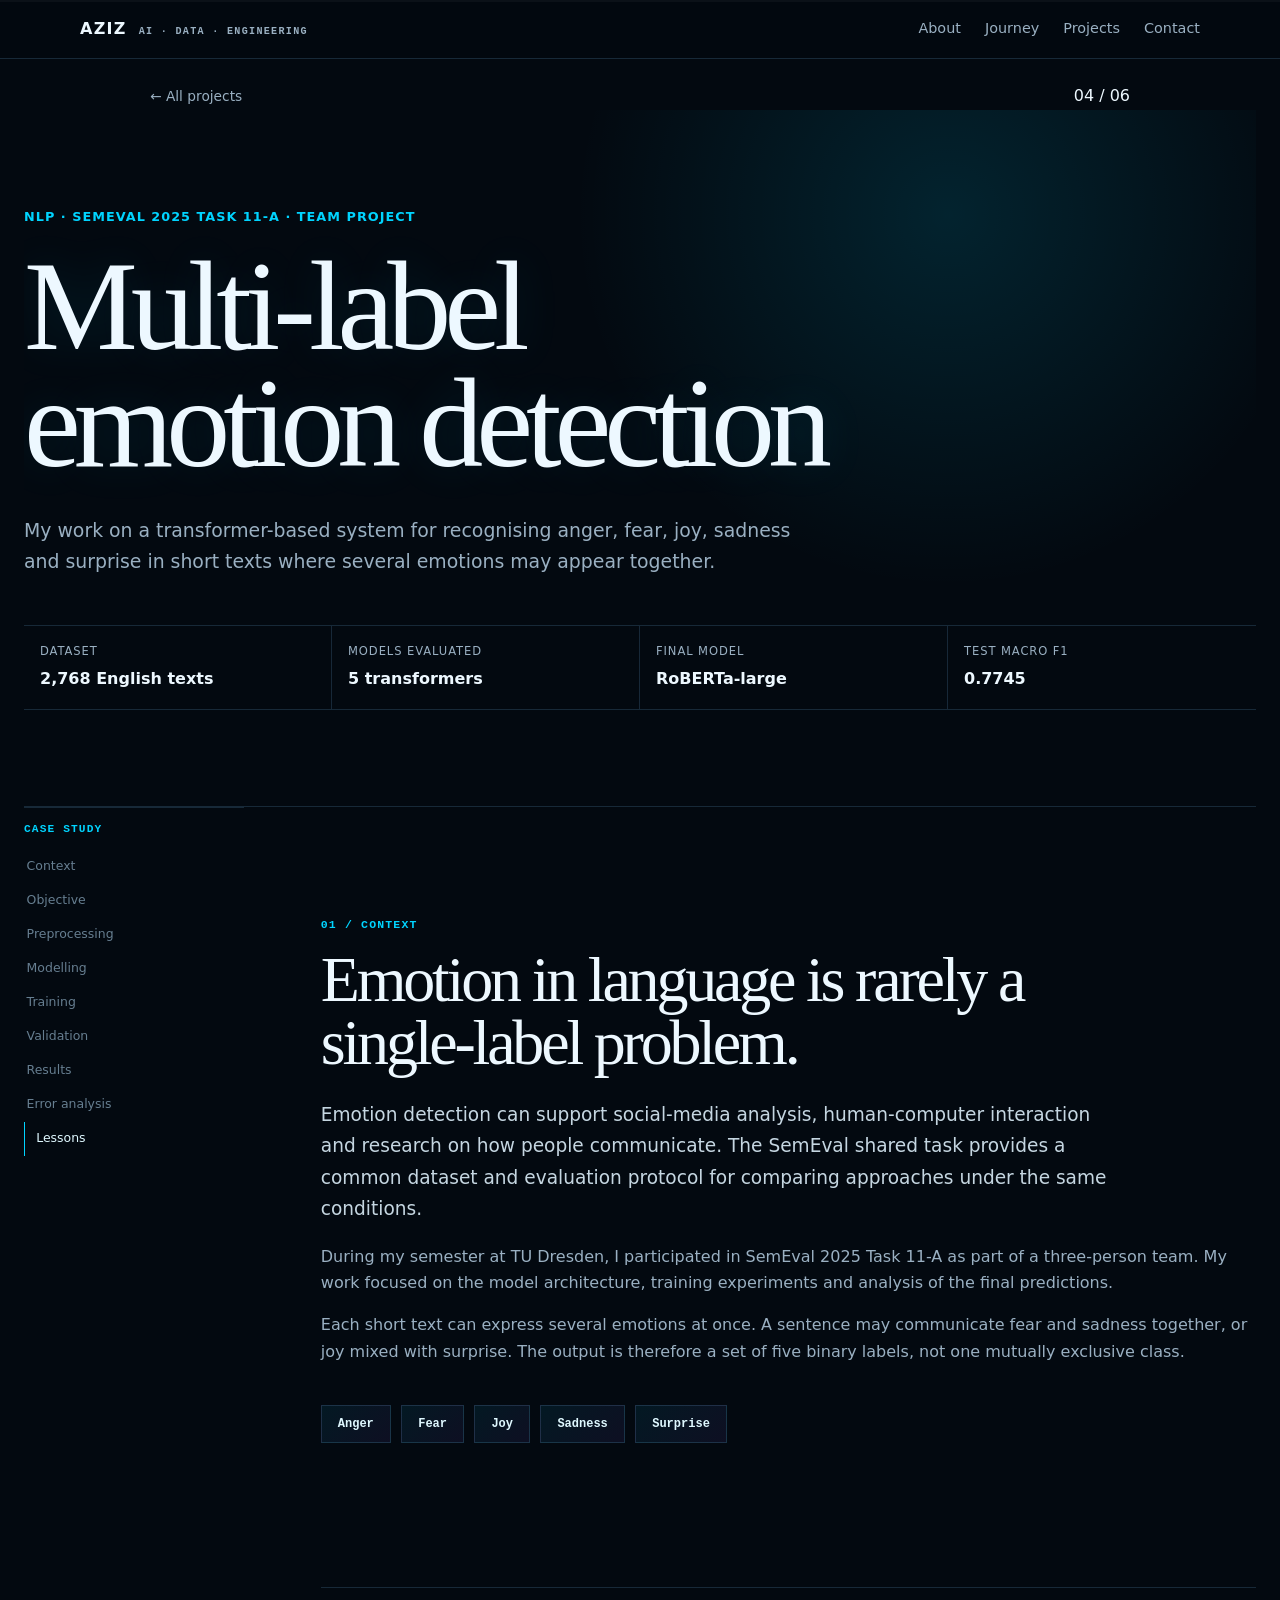
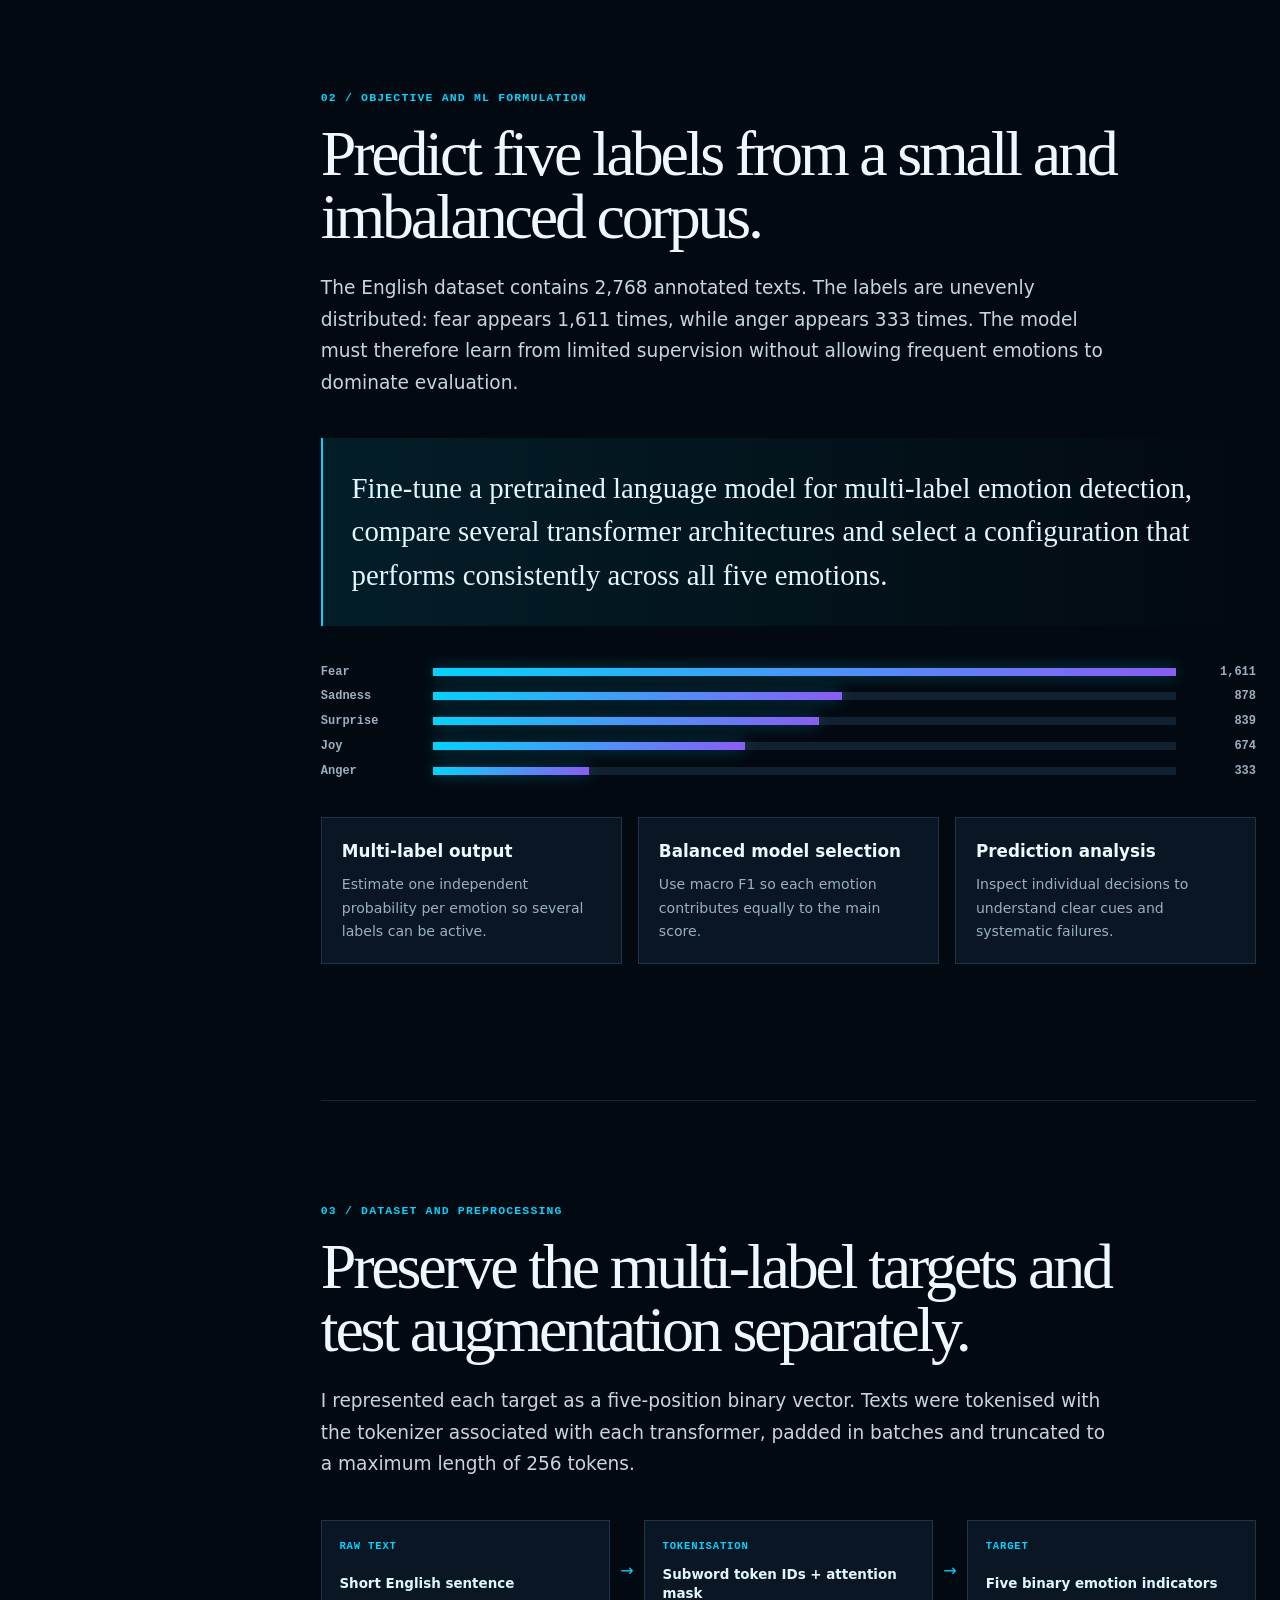
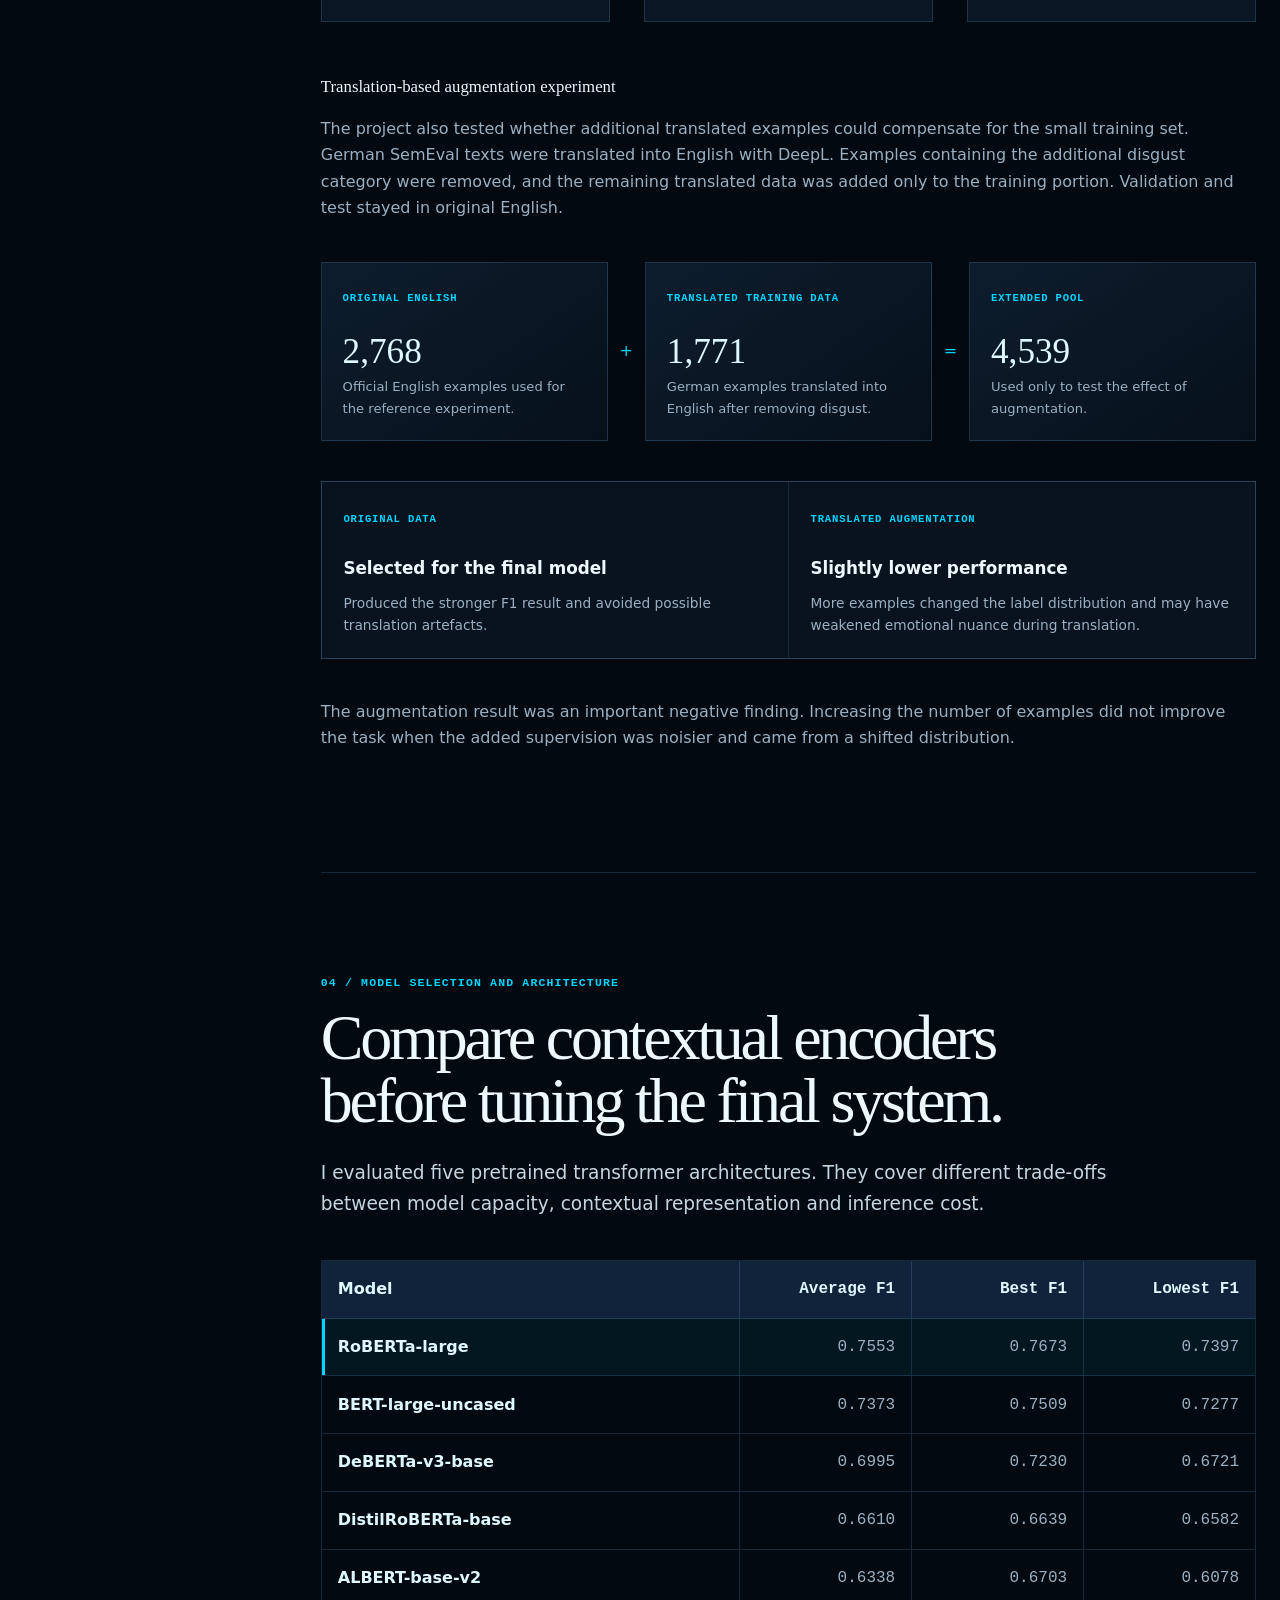
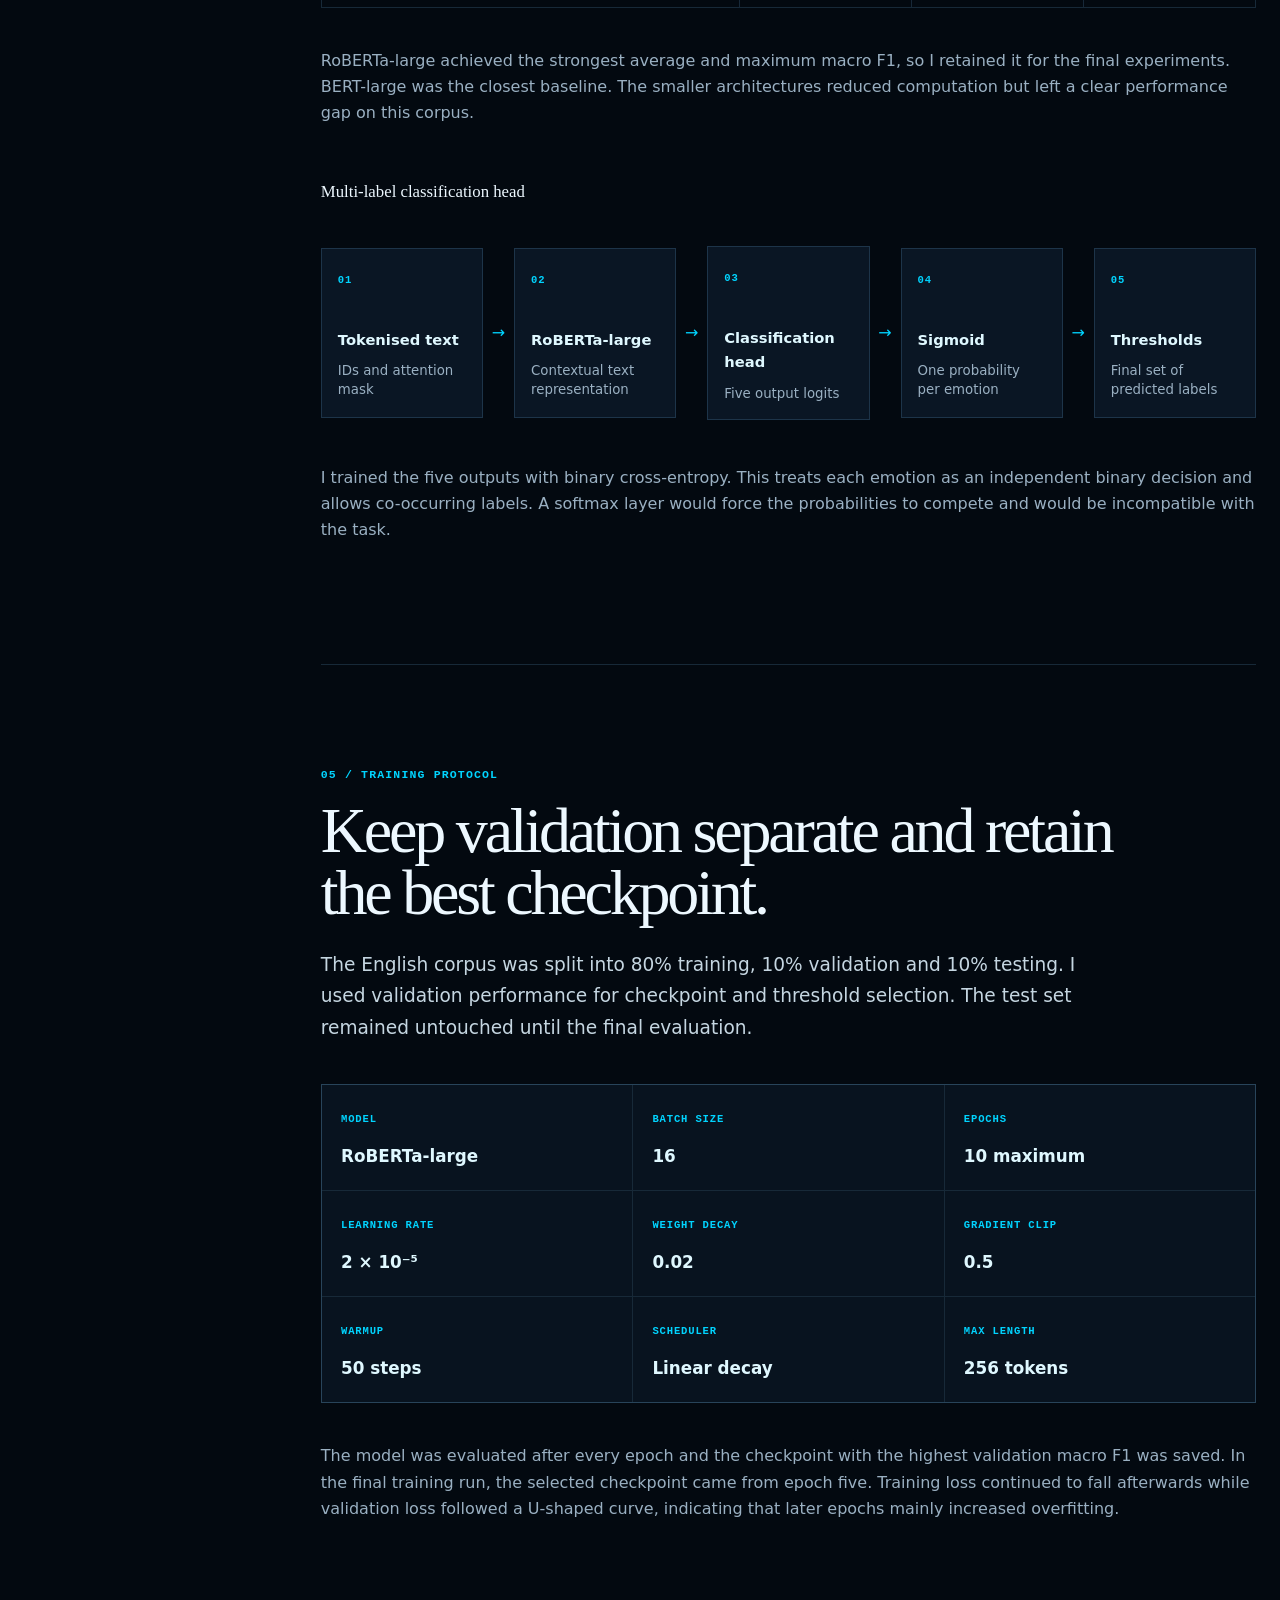
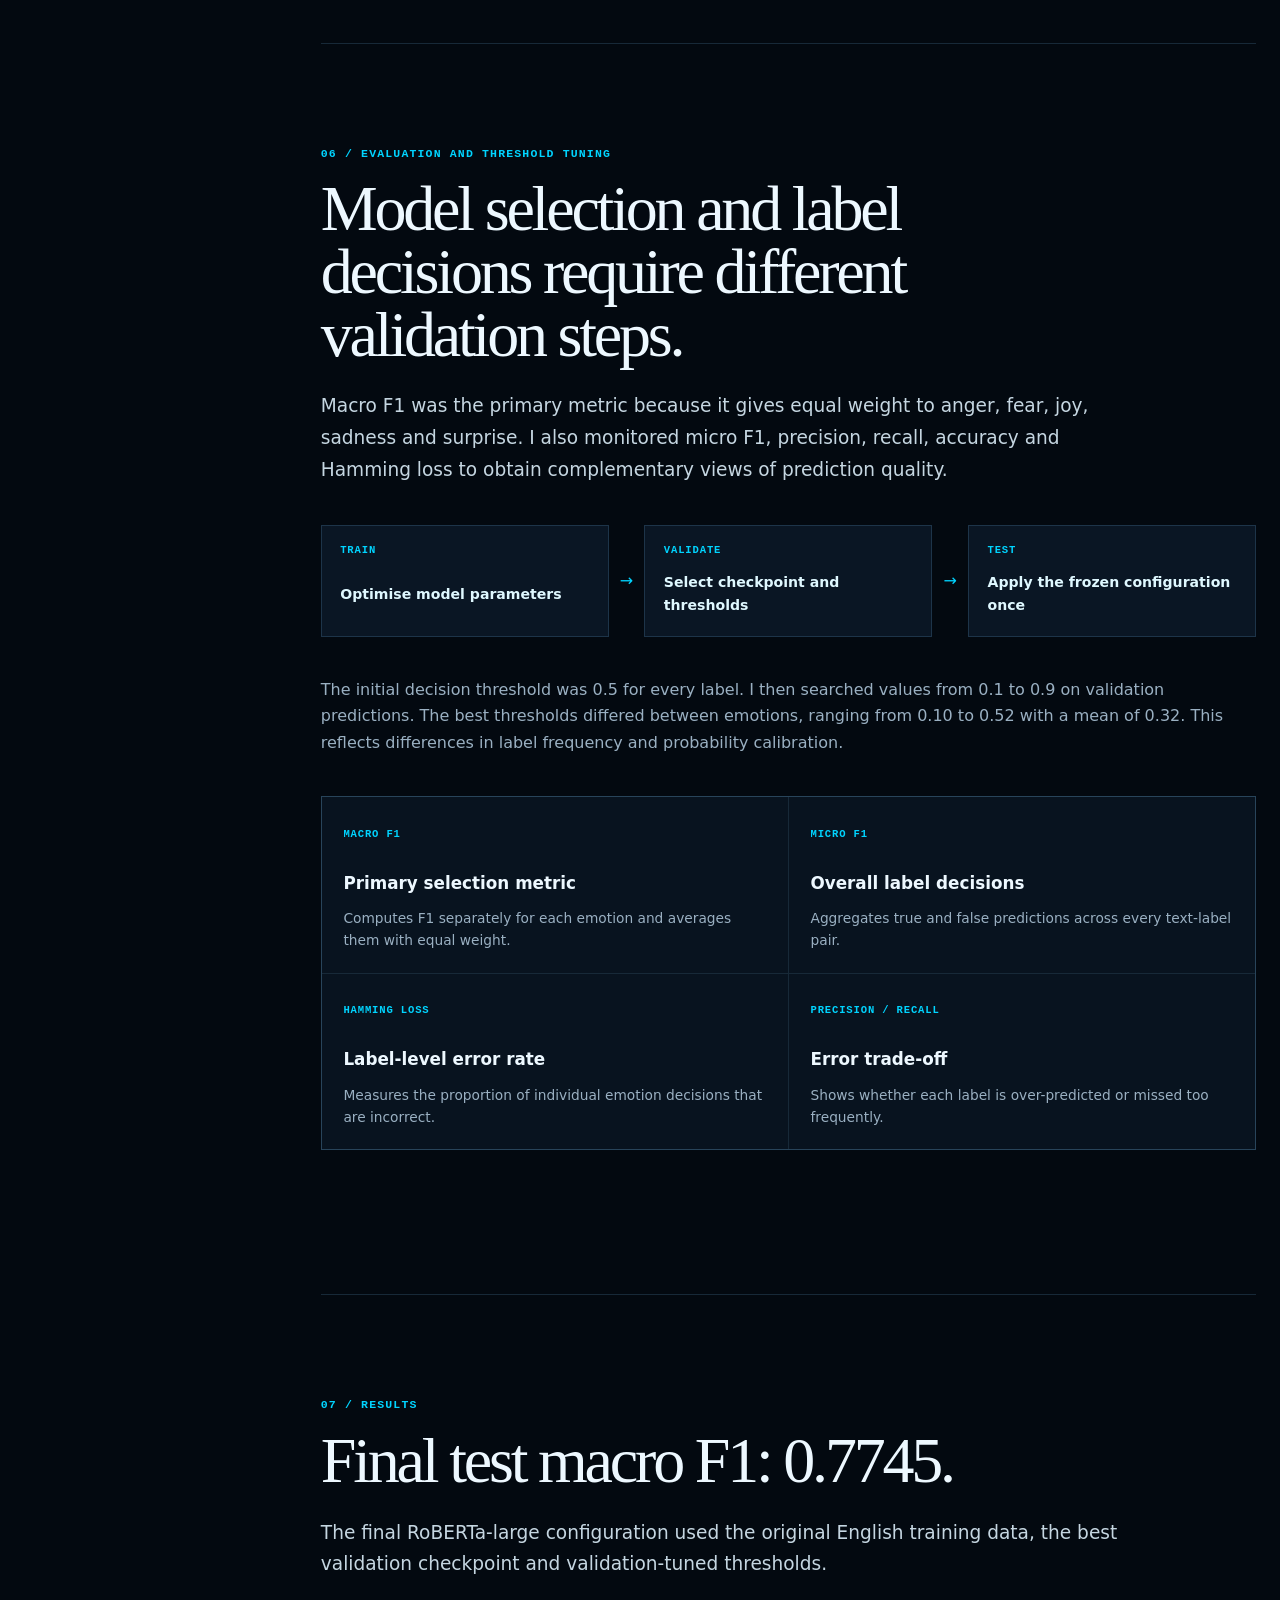
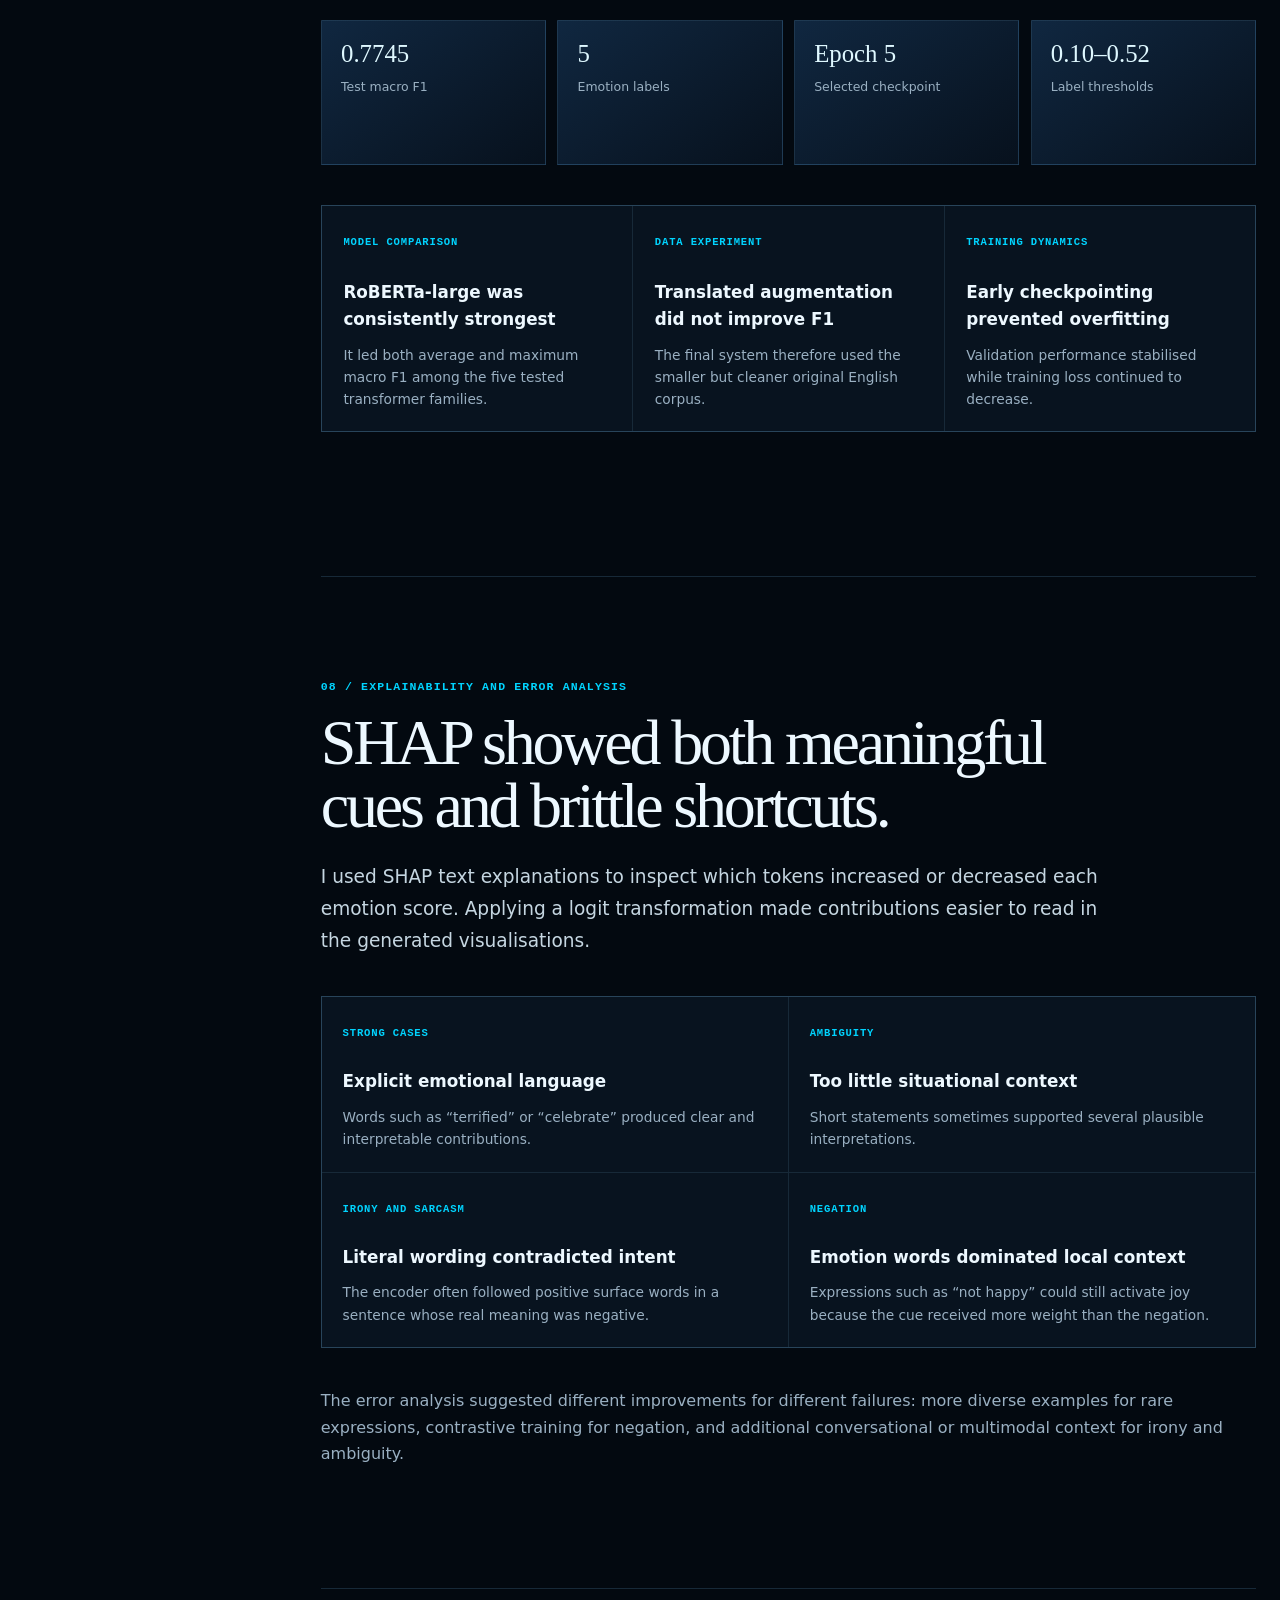
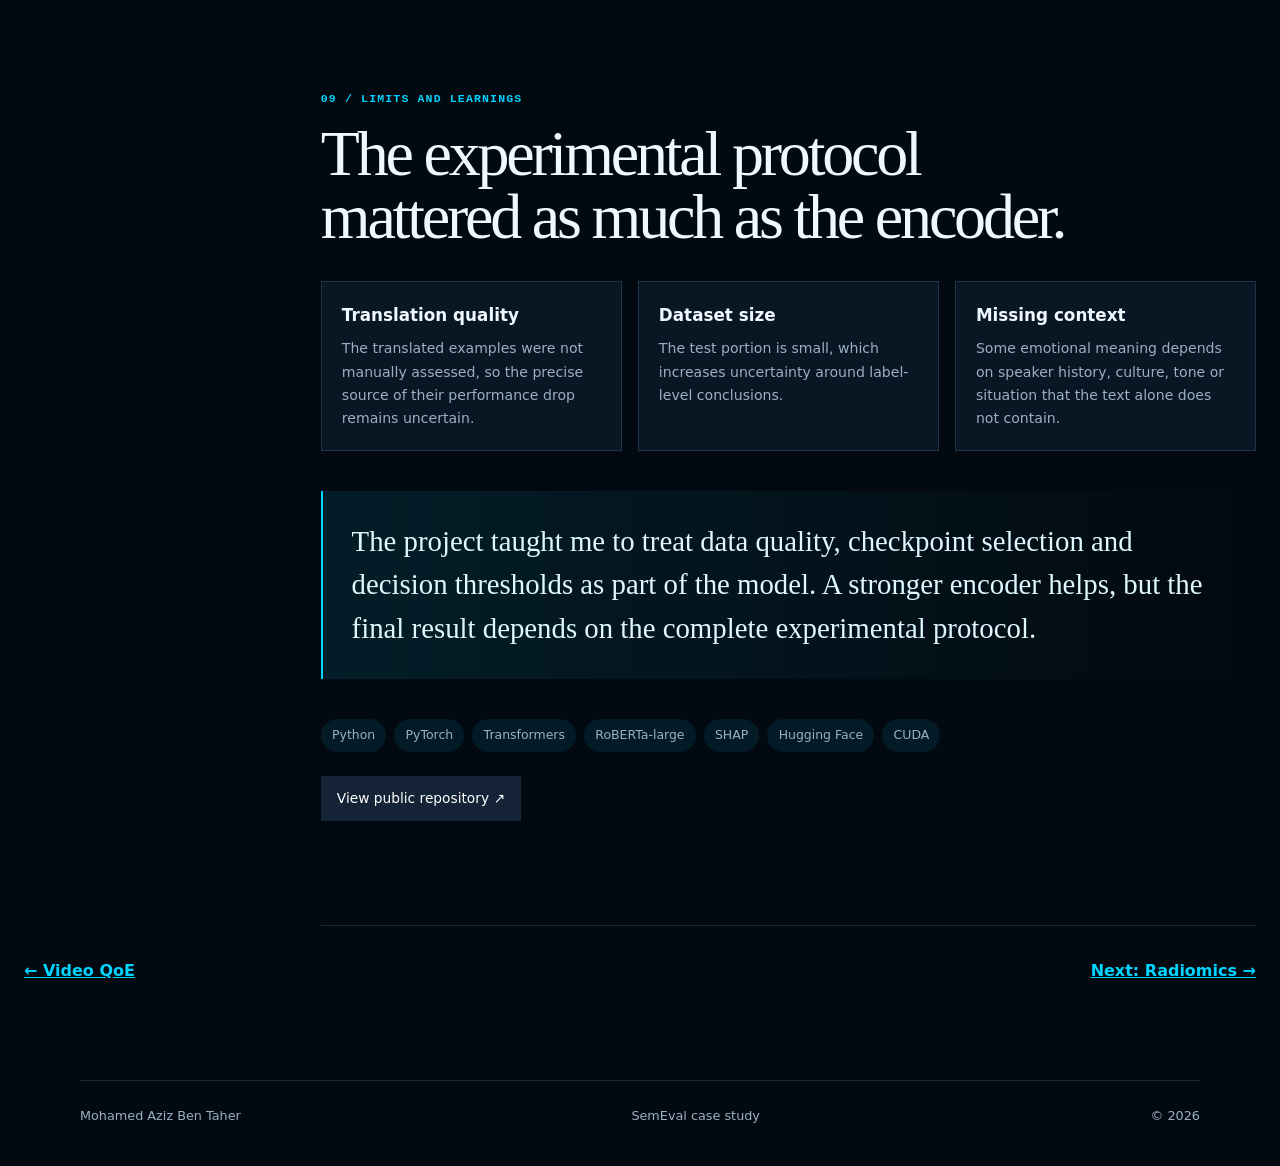
<file: projects/semeval.html>
<!doctype html>
<html lang="en">
  <head>
    <meta charset="utf-8" />
    <meta name="viewport" content="width=device-width,initial-scale=1" />
    <meta name="description" content="SemEval 2025 multi-label emotion detection with RoBERTa-large: preprocessing, model comparison, training, threshold tuning and error analysis." />
    <title>SemEval Emotion Detection | Aziz Ben Taher</title>
    <link rel="stylesheet" href="../styles.css" />
    <link rel="stylesheet" href="../v2.css" />
  </head>
  <body class="project-page refactory-page research-case semeval-page">
    <header class="site-header v2-header">
      <a class="wordmark" href="../index.html"><span>AZIZ</span><small>AI · DATA · ENGINEERING</small></a>
      <nav><a href="../index.html#about">About</a><a href="../index.html#journey">Journey</a><a href="../index.html#projects">Projects</a><a class="nav-cta" href="../index.html#contact">Contact</a></nav>
    </header>
    <div class="project-nav"><a href="../index.html#projects">← All projects</a><span>04 / 06</span></div>

    <main class="refactory-main">
      <section class="case-hero refactory-hero">
        <p class="case-breadcrumb">NLP · SemEval 2025 Task 11-A · Team project</p>
        <h1>Multi-label<br />emotion detection</h1>
        <p class="case-intro">My work on a transformer-based system for recognising anger, fear, joy, sadness and surprise in short texts where several emotions may appear together.</p>
        <dl class="case-facts">
          <div><dt>Dataset</dt><dd>2,768 English texts</dd></div>
          <div><dt>Models evaluated</dt><dd>5 transformers</dd></div>
          <div><dt>Final model</dt><dd>RoBERTa-large</dd></div>
          <div><dt>Test macro F1</dt><dd>0.7745</dd></div>
        </dl>
      </section>

      <div class="case-study-layout">
        <aside class="case-toc" aria-label="Case study navigation">
          <p>Case study</p>
          <a href="#context">Context</a><a href="#objective">Objective</a><a href="#preprocessing">Preprocessing</a><a href="#modeling">Modelling</a><a href="#training">Training</a><a href="#validation">Validation</a><a href="#results">Results</a><a href="#analysis">Error analysis</a><a href="#lessons">Lessons</a>
        </aside>

        <div class="case-study-content">
          <section class="chapter" id="context">
            <p class="chapter-number">01 / Context</p>
            <h2>Emotion in language is rarely a single-label problem.</h2>
            <p class="chapter-lead">Emotion detection can support social-media analysis, human-computer interaction and research on how people communicate. The SemEval shared task provides a common dataset and evaluation protocol for comparing approaches under the same conditions.</p>
            <p>During my semester at TU Dresden, I participated in SemEval 2025 Task 11-A as part of a three-person team. My work focused on the model architecture, training experiments and analysis of the final predictions.</p>
            <p>Each short text can express several emotions at once. A sentence may communicate fear and sadness together, or joy mixed with surprise. The output is therefore a set of five binary labels, not one mutually exclusive class.</p>
            <div class="emotion-strip"><span>Anger</span><span>Fear</span><span>Joy</span><span>Sadness</span><span>Surprise</span></div>
          </section>

          <section class="chapter" id="objective">
            <p class="chapter-number">02 / Objective and ML formulation</p>
            <h2>Predict five labels from a small and imbalanced corpus.</h2>
            <p class="chapter-lead">The English dataset contains 2,768 annotated texts. The labels are unevenly distributed: fear appears 1,611 times, while anger appears 333 times. The model must therefore learn from limited supervision without allowing frequent emotions to dominate evaluation.</p>
            <blockquote class="problem-statement">Fine-tune a pretrained language model for multi-label emotion detection, compare several transformer architectures and select a configuration that performs consistently across all five emotions.</blockquote>
            <div class="label-bars">
              <div><span>Fear</span><i style="--v:100%"></i><b>1,611</b></div>
              <div><span>Sadness</span><i style="--v:55%"></i><b>878</b></div>
              <div><span>Surprise</span><i style="--v:52%"></i><b>839</b></div>
              <div><span>Joy</span><i style="--v:42%"></i><b>674</b></div>
              <div><span>Anger</span><i style="--v:21%"></i><b>333</b></div>
            </div>
            <div class="chapter-grid three">
              <article><h3>Multi-label output</h3><p>Estimate one independent probability per emotion so several labels can be active.</p></article>
              <article><h3>Balanced model selection</h3><p>Use macro F1 so each emotion contributes equally to the main score.</p></article>
              <article><h3>Prediction analysis</h3><p>Inspect individual decisions to understand clear cues and systematic failures.</p></article>
            </div>
          </section>

          <section class="chapter" id="preprocessing">
            <p class="chapter-number">03 / Dataset and preprocessing</p>
            <h2>Preserve the multi-label targets and test augmentation separately.</h2>
            <p class="chapter-lead">I represented each target as a five-position binary vector. Texts were tokenised with the tokenizer associated with each transformer, padded in batches and truncated to a maximum length of 256 tokens.</p>
            <div class="preprocessing-flow"><div><span>RAW TEXT</span><strong>Short English sentence</strong></div><b>→</b><div><span>TOKENISATION</span><strong>Subword token IDs + attention mask</strong></div><b>→</b><div><span>TARGET</span><strong>Five binary emotion indicators</strong></div></div>

            <h3 class="subsection-title">Translation-based augmentation experiment</h3>
            <p>The project also tested whether additional translated examples could compensate for the small training set. German SemEval texts were translated into English with DeepL. Examples containing the additional disgust category were removed, and the remaining translated data was added only to the training portion. Validation and test stayed in original English.</p>
            <div class="dataset-compare">
              <article><span>ORIGINAL ENGLISH</span><strong>2,768</strong><p>Official English examples used for the reference experiment.</p></article><b>+</b>
              <article><span>TRANSLATED TRAINING DATA</span><strong>1,771</strong><p>German examples translated into English after removing disgust.</p></article><b>=</b>
              <article><span>EXTENDED POOL</span><strong>4,539</strong><p>Used only to test the effect of augmentation.</p></article>
            </div>
            <div class="experiment-comparison">
              <article><span>ORIGINAL DATA</span><h3>Selected for the final model</h3><p>Produced the stronger F1 result and avoided possible translation artefacts.</p></article>
              <article><span>TRANSLATED AUGMENTATION</span><h3>Slightly lower performance</h3><p>More examples changed the label distribution and may have weakened emotional nuance during translation.</p></article>
            </div>
            <p>The augmentation result was an important negative finding. Increasing the number of examples did not improve the task when the added supervision was noisier and came from a shifted distribution.</p>
          </section>

          <section class="chapter" id="modeling">
            <p class="chapter-number">04 / Model selection and architecture</p>
            <h2>Compare contextual encoders before tuning the final system.</h2>
            <p class="chapter-lead">I evaluated five pretrained transformer architectures. They cover different trade-offs between model capacity, contextual representation and inference cost.</p>
            <div class="model-table" role="table" aria-label="Transformer model comparison">
              <div class="model-row model-head" role="row"><span>Model</span><span>Average F1</span><span>Best F1</span><span>Lowest F1</span></div>
              <div class="model-row selected" role="row"><strong>RoBERTa-large</strong><span>0.7553</span><span>0.7673</span><span>0.7397</span></div>
              <div class="model-row" role="row"><strong>BERT-large-uncased</strong><span>0.7373</span><span>0.7509</span><span>0.7277</span></div>
              <div class="model-row" role="row"><strong>DeBERTa-v3-base</strong><span>0.6995</span><span>0.7230</span><span>0.6721</span></div>
              <div class="model-row" role="row"><strong>DistilRoBERTa-base</strong><span>0.6610</span><span>0.6639</span><span>0.6582</span></div>
              <div class="model-row" role="row"><strong>ALBERT-base-v2</strong><span>0.6338</span><span>0.6703</span><span>0.6078</span></div>
            </div>
            <p>RoBERTa-large achieved the strongest average and maximum macro F1, so I retained it for the final experiments. BERT-large was the closest baseline. The smaller architectures reduced computation but left a clear performance gap on this corpus.</p>

            <h3 class="subsection-title">Multi-label classification head</h3>
            <div class="nlp-architecture" aria-label="Multi-label emotion model">
              <article><span>01</span><strong>Tokenised text</strong><small>IDs and attention mask</small></article><b>→</b>
              <article><span>02</span><strong>RoBERTa-large</strong><small>Contextual text representation</small></article><b>→</b>
              <article><span>03</span><strong>Classification head</strong><small>Five output logits</small></article><b>→</b>
              <article><span>04</span><strong>Sigmoid</strong><small>One probability per emotion</small></article><b>→</b>
              <article><span>05</span><strong>Thresholds</strong><small>Final set of predicted labels</small></article>
            </div>
            <p>I trained the five outputs with binary cross-entropy. This treats each emotion as an independent binary decision and allows co-occurring labels. A softmax layer would force the probabilities to compete and would be incompatible with the task.</p>
          </section>

          <section class="chapter" id="training">
            <p class="chapter-number">05 / Training protocol</p>
            <h2>Keep validation separate and retain the best checkpoint.</h2>
            <p class="chapter-lead">The English corpus was split into 80% training, 10% validation and 10% testing. I used validation performance for checkpoint and threshold selection. The test set remained untouched until the final evaluation.</p>
            <div class="training-specs">
              <article><span>MODEL</span><strong>RoBERTa-large</strong></article><article><span>BATCH SIZE</span><strong>16</strong></article><article><span>EPOCHS</span><strong>10 maximum</strong></article><article><span>LEARNING RATE</span><strong>2 × 10⁻⁵</strong></article><article><span>WEIGHT DECAY</span><strong>0.02</strong></article><article><span>GRADIENT CLIP</span><strong>0.5</strong></article><article><span>WARMUP</span><strong>50 steps</strong></article><article><span>SCHEDULER</span><strong>Linear decay</strong></article><article><span>MAX LENGTH</span><strong>256 tokens</strong></article>
            </div>
            <p>The model was evaluated after every epoch and the checkpoint with the highest validation macro F1 was saved. In the final training run, the selected checkpoint came from epoch five. Training loss continued to fall afterwards while validation loss followed a U-shaped curve, indicating that later epochs mainly increased overfitting.</p>
          </section>

          <section class="chapter" id="validation">
            <p class="chapter-number">06 / Evaluation and threshold tuning</p>
            <h2>Model selection and label decisions require different validation steps.</h2>
            <p class="chapter-lead">Macro F1 was the primary metric because it gives equal weight to anger, fear, joy, sadness and surprise. I also monitored micro F1, precision, recall, accuracy and Hamming loss to obtain complementary views of prediction quality.</p>
            <div class="threshold-flow"><div><span>TRAIN</span><strong>Optimise model parameters</strong></div><b>→</b><div><span>VALIDATE</span><strong>Select checkpoint and thresholds</strong></div><b>→</b><div><span>TEST</span><strong>Apply the frozen configuration once</strong></div></div>
            <p>The initial decision threshold was 0.5 for every label. I then searched values from 0.1 to 0.9 on validation predictions. The best thresholds differed between emotions, ranging from 0.10 to 0.52 with a mean of 0.32. This reflects differences in label frequency and probability calibration.</p>
            <div class="metric-explainers semeval-evaluation">
              <article><span>MACRO F1</span><h3>Primary selection metric</h3><p>Computes F1 separately for each emotion and averages them with equal weight.</p></article>
              <article><span>MICRO F1</span><h3>Overall label decisions</h3><p>Aggregates true and false predictions across every text-label pair.</p></article>
              <article><span>HAMMING LOSS</span><h3>Label-level error rate</h3><p>Measures the proportion of individual emotion decisions that are incorrect.</p></article>
              <article><span>PRECISION / RECALL</span><h3>Error trade-off</h3><p>Shows whether each label is over-predicted or missed too frequently.</p></article>
            </div>
          </section>

          <section class="chapter" id="results">
            <p class="chapter-number">07 / Results</p>
            <h2>Final test macro F1: 0.7745.</h2>
            <p class="chapter-lead">The final RoBERTa-large configuration used the original English training data, the best validation checkpoint and validation-tuned thresholds.</p>
            <div class="metric-wall semeval-metrics">
              <article><strong>0.7745</strong><span>Test macro F1</span></article>
              <article><strong>5</strong><span>Emotion labels</span></article>
              <article><strong>Epoch 5</strong><span>Selected checkpoint</span></article>
              <article><strong>0.10–0.52</strong><span>Label thresholds</span></article>
            </div>
            <div class="results-reading">
              <article><span>MODEL COMPARISON</span><h3>RoBERTa-large was consistently strongest</h3><p>It led both average and maximum macro F1 among the five tested transformer families.</p></article>
              <article><span>DATA EXPERIMENT</span><h3>Translated augmentation did not improve F1</h3><p>The final system therefore used the smaller but cleaner original English corpus.</p></article>
              <article><span>TRAINING DYNAMICS</span><h3>Early checkpointing prevented overfitting</h3><p>Validation performance stabilised while training loss continued to decrease.</p></article>
            </div>
          </section>

          <section class="chapter" id="analysis">
            <p class="chapter-number">08 / Explainability and error analysis</p>
            <h2>SHAP showed both meaningful cues and brittle shortcuts.</h2>
            <p class="chapter-lead">I used SHAP text explanations to inspect which tokens increased or decreased each emotion score. Applying a logit transformation made contributions easier to read in the generated visualisations.</p>
            <div class="error-patterns">
              <article><span>STRONG CASES</span><h3>Explicit emotional language</h3><p>Words such as “terrified” or “celebrate” produced clear and interpretable contributions.</p></article>
              <article><span>AMBIGUITY</span><h3>Too little situational context</h3><p>Short statements sometimes supported several plausible interpretations.</p></article>
              <article><span>IRONY AND SARCASM</span><h3>Literal wording contradicted intent</h3><p>The encoder often followed positive surface words in a sentence whose real meaning was negative.</p></article>
              <article><span>NEGATION</span><h3>Emotion words dominated local context</h3><p>Expressions such as “not happy” could still activate joy because the cue received more weight than the negation.</p></article>
            </div>
            <p>The error analysis suggested different improvements for different failures: more diverse examples for rare expressions, contrastive training for negation, and additional conversational or multimodal context for irony and ambiguity.</p>
          </section>

          <section class="chapter" id="lessons">
            <p class="chapter-number">09 / Limits and learnings</p>
            <h2>The experimental protocol mattered as much as the encoder.</h2>
            <div class="chapter-grid three">
              <article><h3>Translation quality</h3><p>The translated examples were not manually assessed, so the precise source of their performance drop remains uncertain.</p></article>
              <article><h3>Dataset size</h3><p>The test portion is small, which increases uncertainty around label-level conclusions.</p></article>
              <article><h3>Missing context</h3><p>Some emotional meaning depends on speaker history, culture, tone or situation that the text alone does not contain.</p></article>
            </div>
            <blockquote class="closing-learning">The project taught me to treat data quality, checkpoint selection and decision thresholds as part of the model. A stronger encoder helps, but the final result depends on the complete experimental protocol.</blockquote>
            <ul class="tech-list"><li>Python</li><li>PyTorch</li><li>Transformers</li><li>RoBERTa-large</li><li>SHAP</li><li>Hugging Face</li><li>CUDA</li></ul>
            <div class="document-links"><a href="https://github.com/Azizbt22/SemEval-Task-11-A" target="_blank" rel="noreferrer">View public repository ↗</a></div>
          </section>
        </div>
      </div>
      <div class="next-project"><a href="./qoe-prediction.html">← Video QoE</a><a href="./radiomics.html">Next: Radiomics →</a></div>
    </main>
    <footer><p>Mohamed Aziz Ben Taher</p><p>SemEval case study</p><p>© <span id="year">2026</span></p></footer>
    <script src="../script.js"></script>
  </body>
</html>
</file>
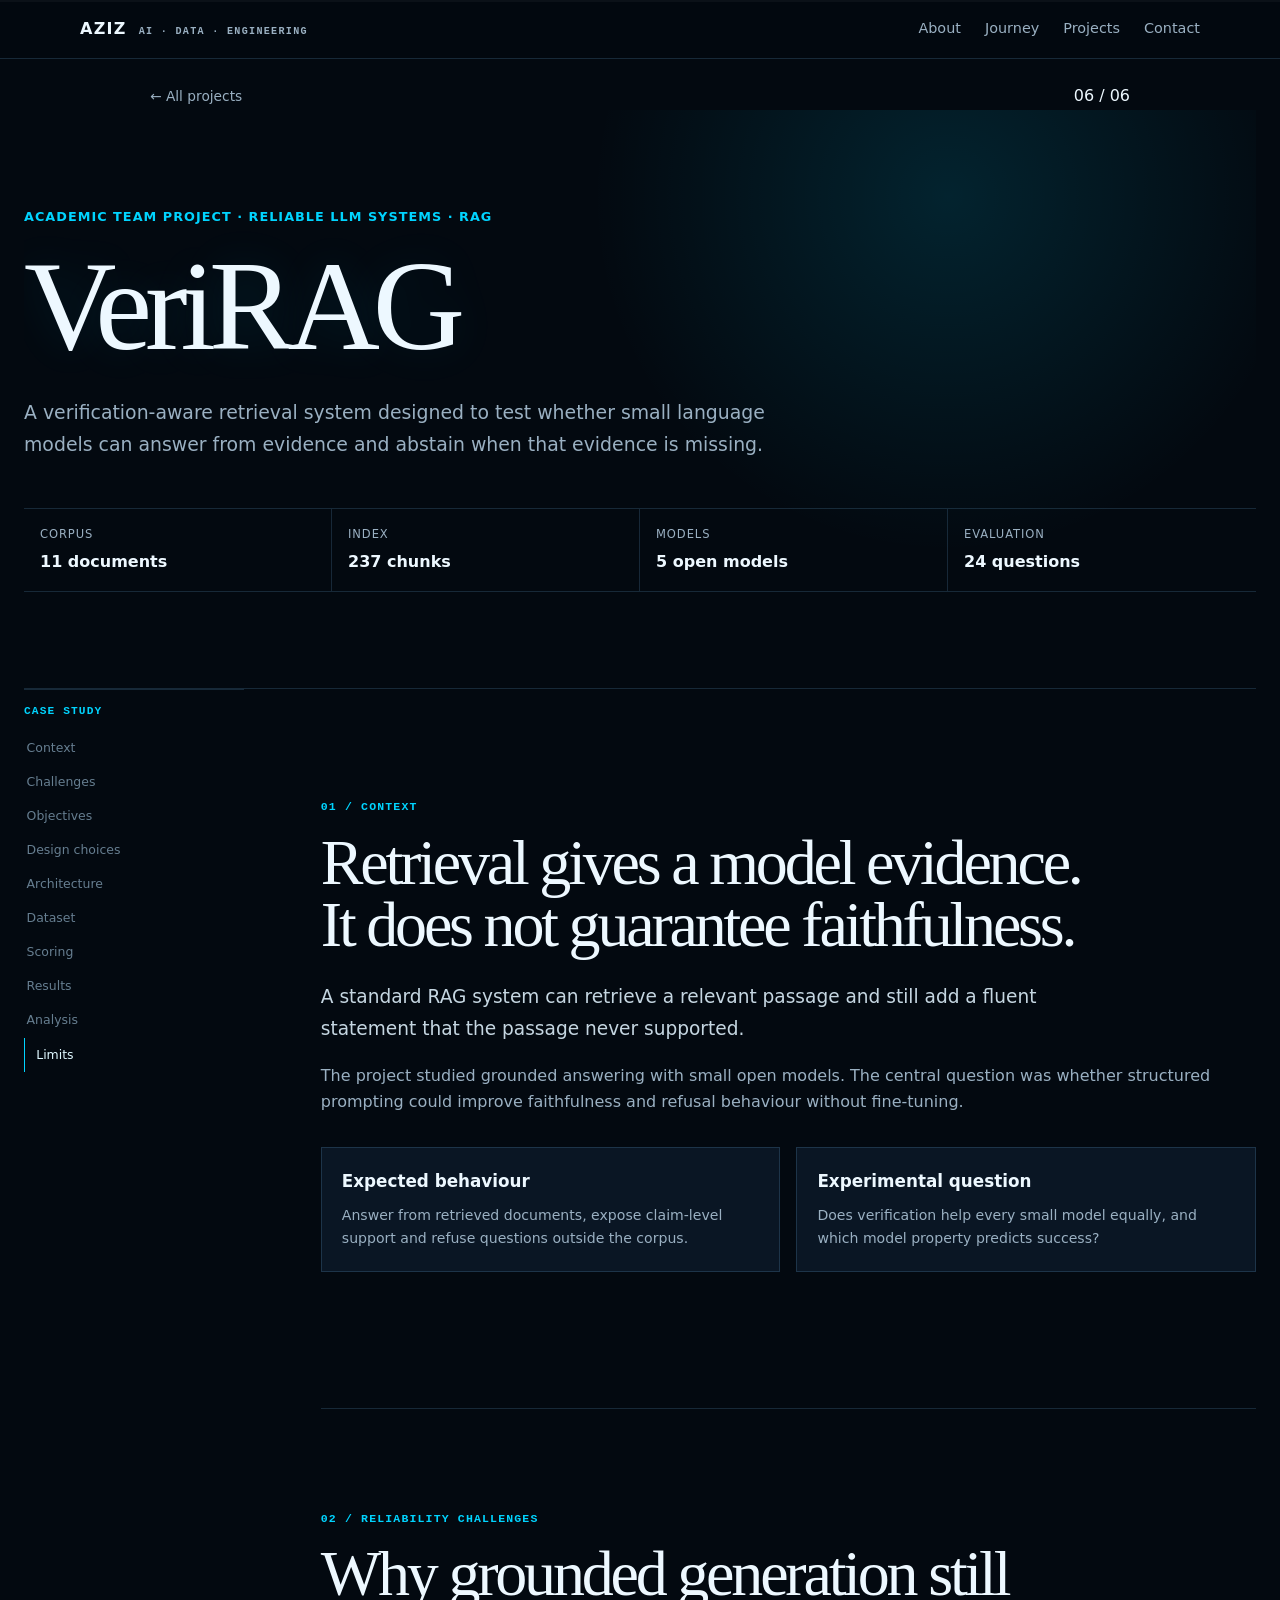
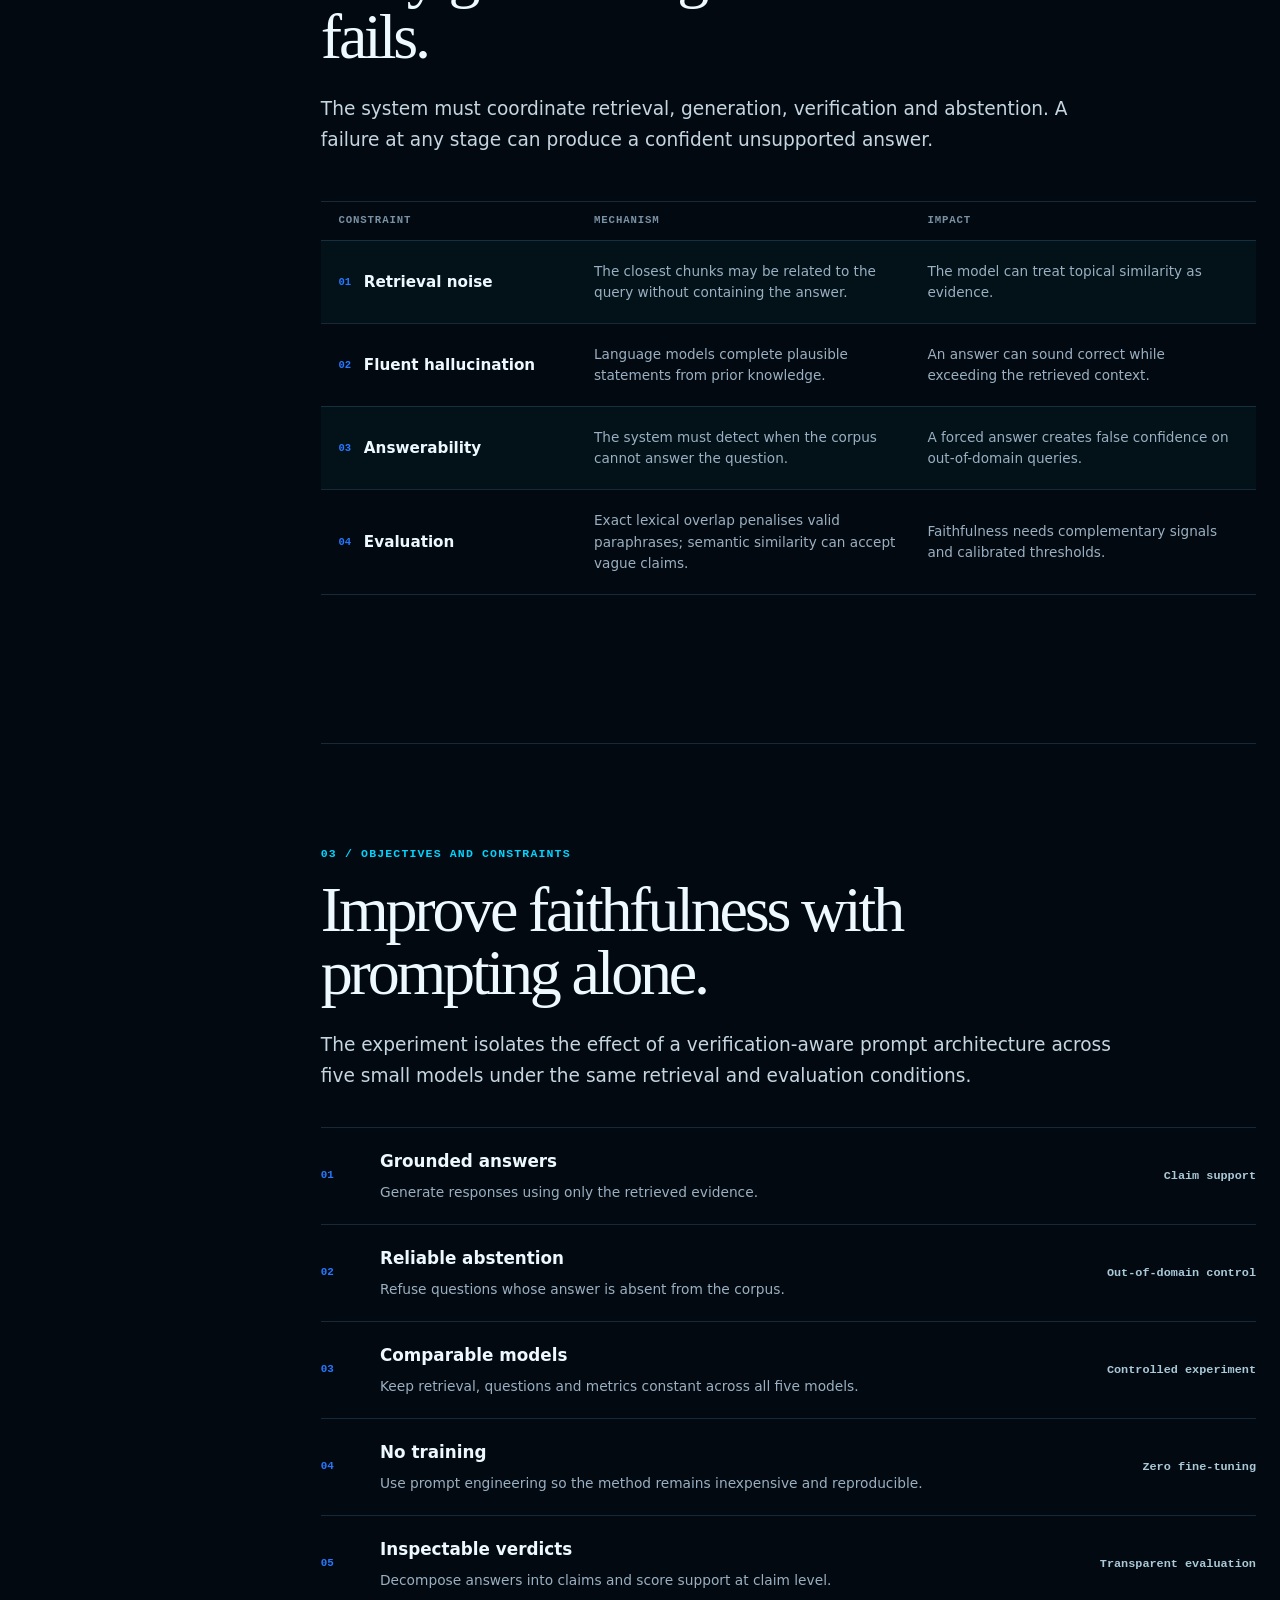
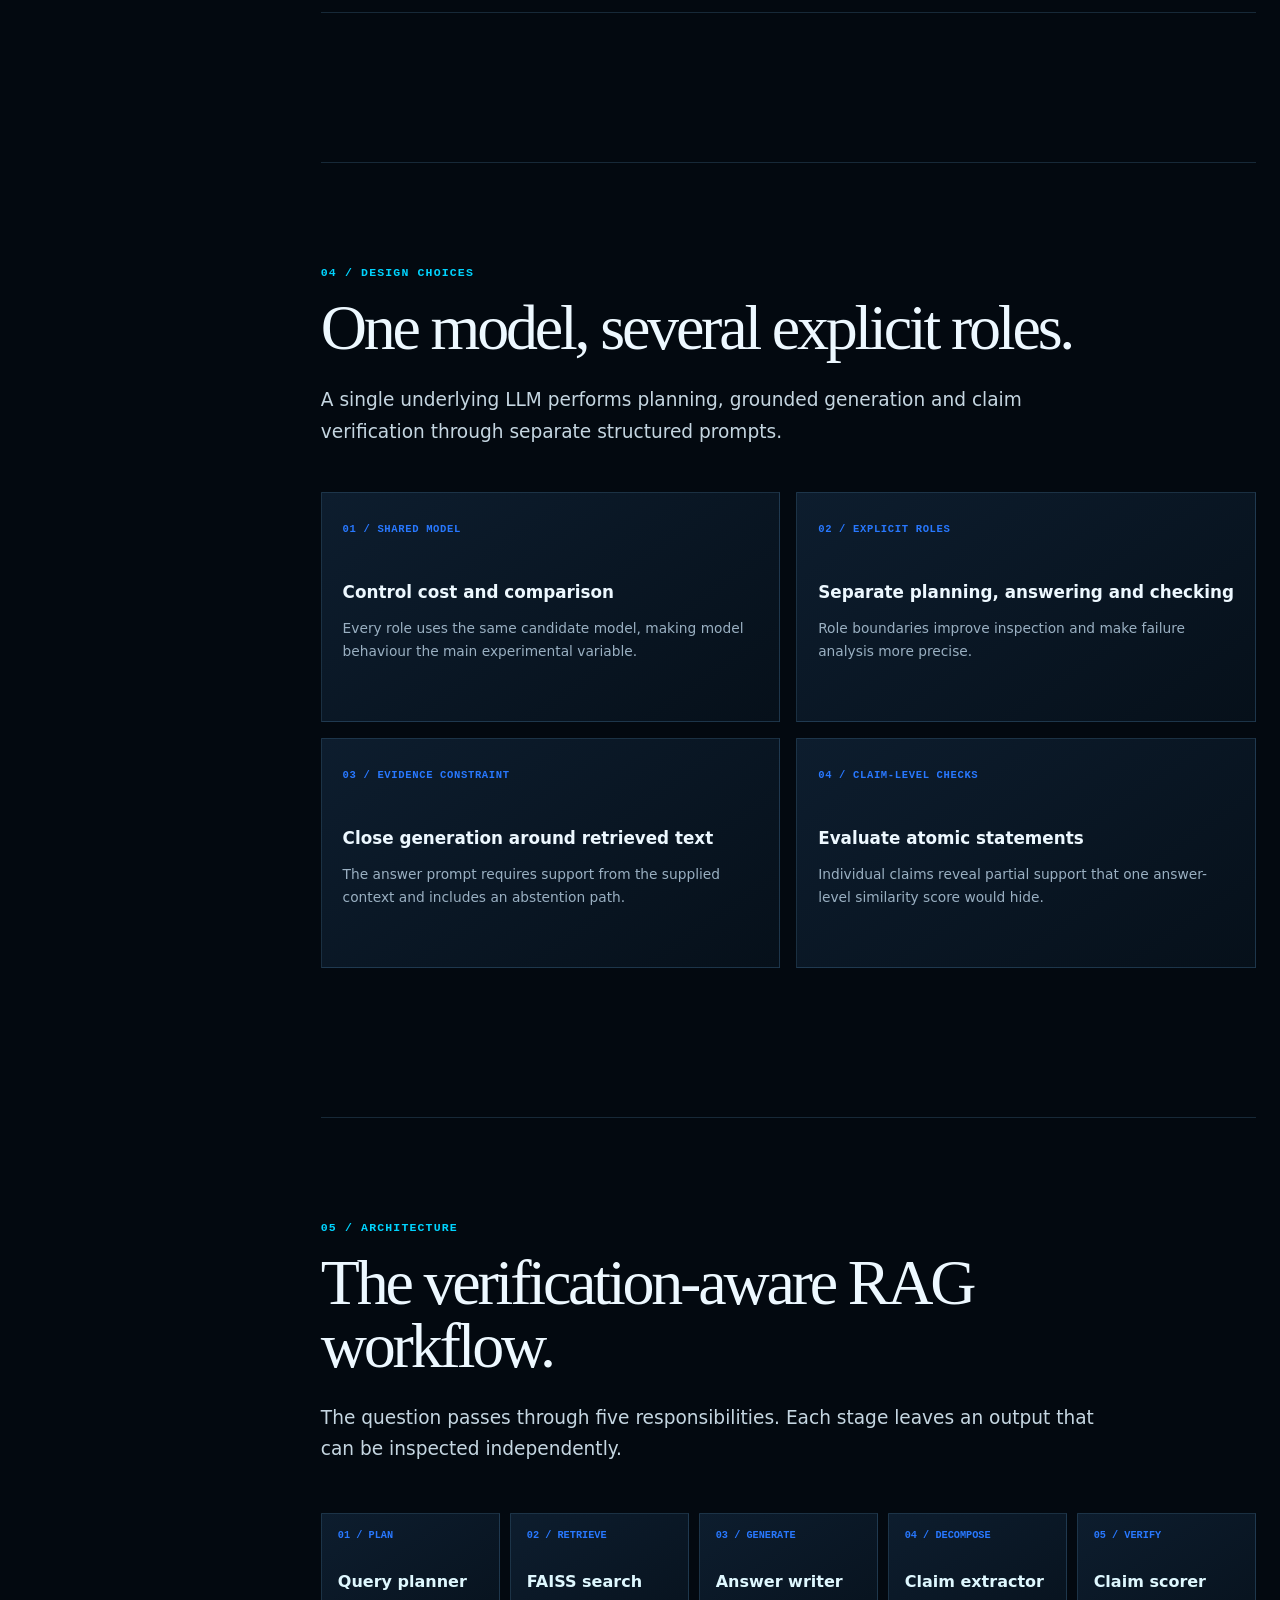
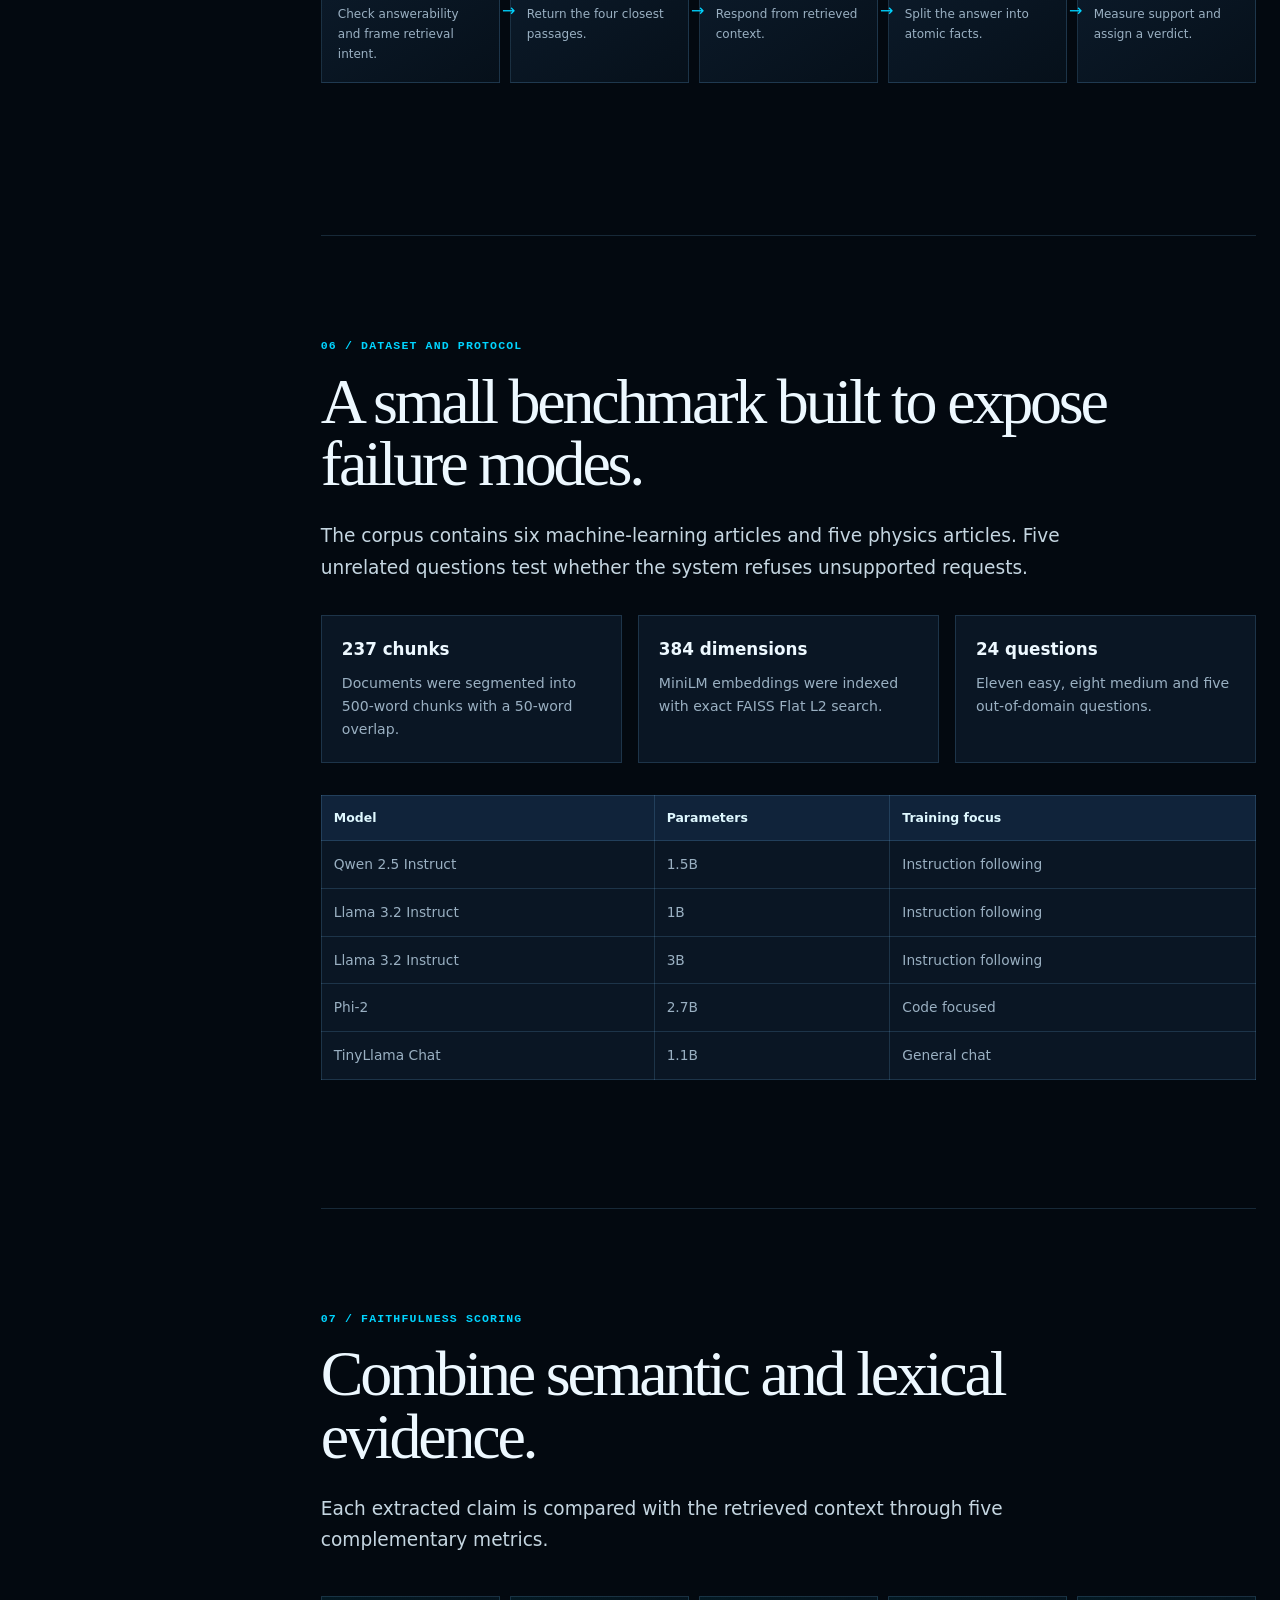
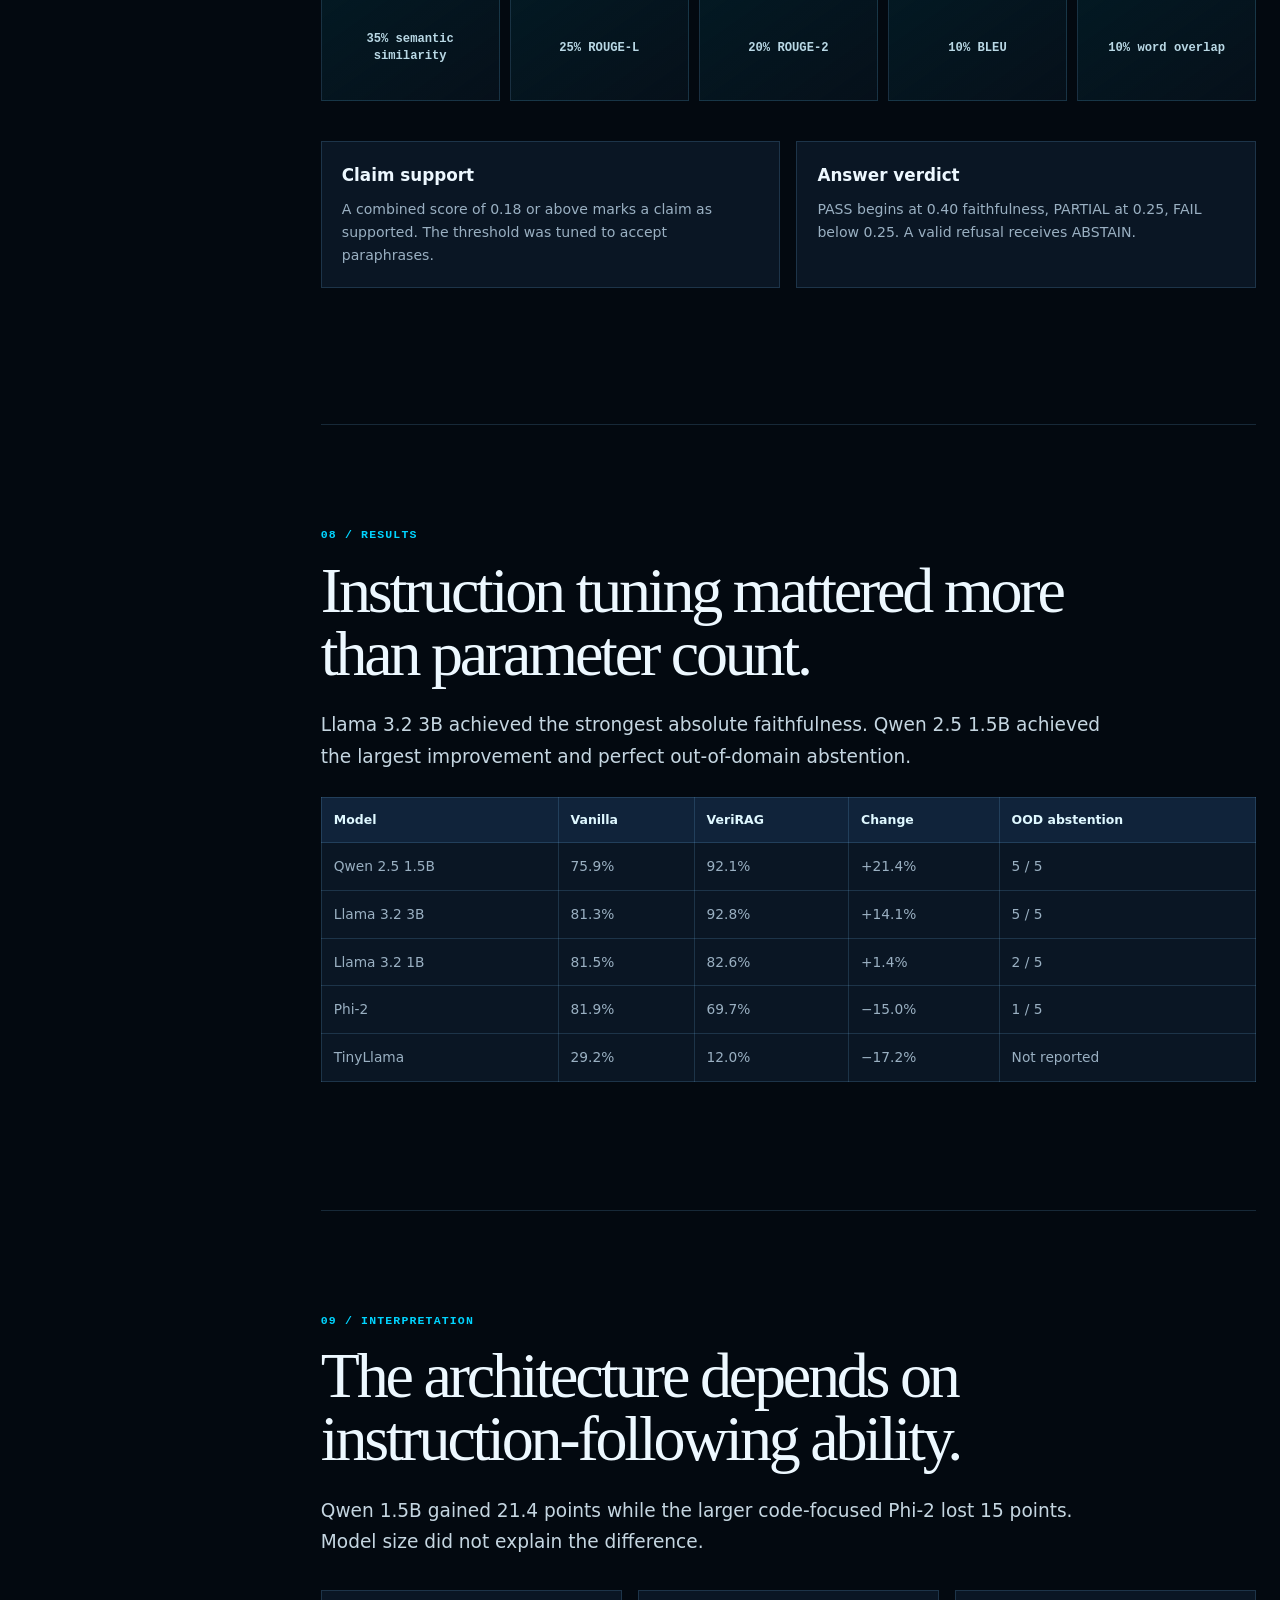
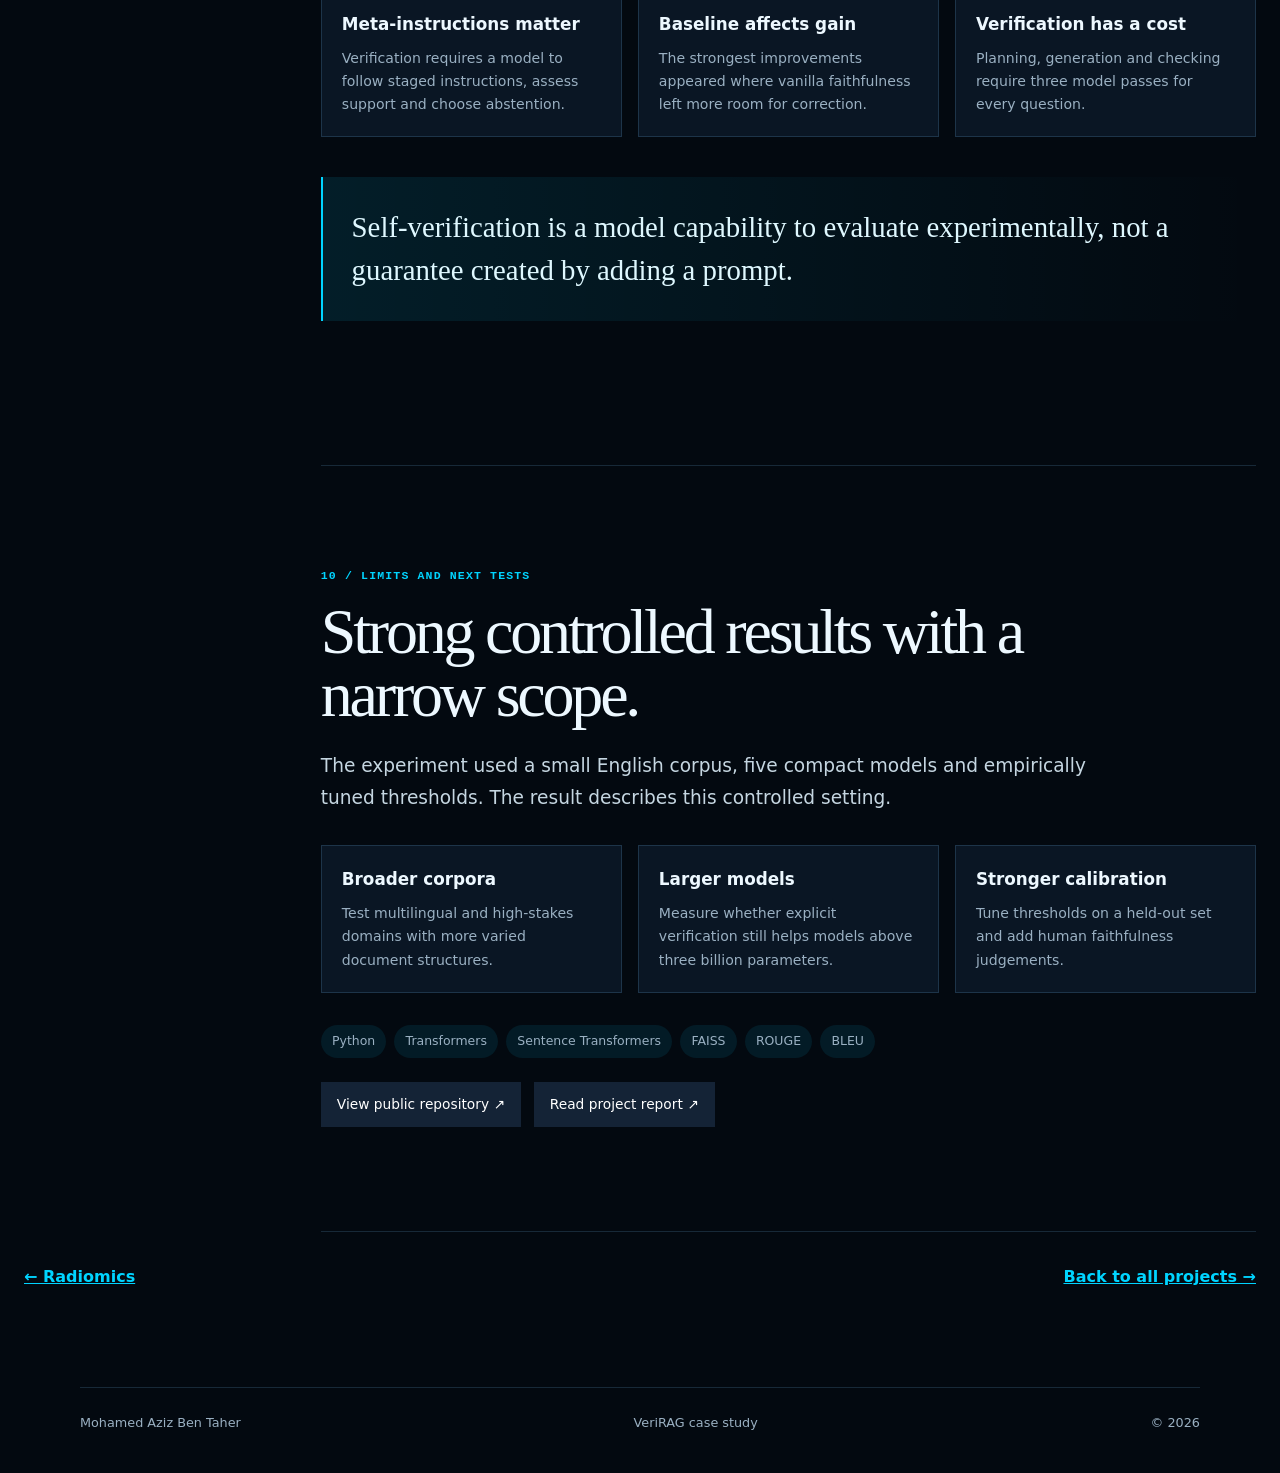
<file: projects/verirag.html>
<!doctype html>
<html lang="en">
  <head>
    <meta charset="utf-8" />
    <meta name="viewport" content="width=device-width,initial-scale=1" />
    <meta name="description" content="VeriRAG case study: a verification-aware RAG system evaluated across five small language models." />
    <title>VeriRAG | Aziz Ben Taher</title>
    <link rel="stylesheet" href="../styles.css" />
    <link rel="stylesheet" href="../v2.css" />
  </head>
  <body class="project-page refactory-page research-case">
    <header class="site-header v2-header">
      <a class="wordmark" href="../index.html"><span>AZIZ</span><small>AI · DATA · ENGINEERING</small></a>
      <nav><a href="../index.html#about">About</a><a href="../index.html#journey">Journey</a><a href="../index.html#projects">Projects</a><a class="nav-cta" href="../index.html#contact">Contact</a></nav>
    </header>
    <div class="project-nav"><a href="../index.html#projects">← All projects</a><span>06 / 06</span></div>
    <main class="refactory-main">
      <section class="case-hero refactory-hero">
        <p class="case-breadcrumb">Academic team project · Reliable LLM systems · RAG</p>
        <h1>VeriRAG</h1>
        <p class="case-intro">A verification-aware retrieval system designed to test whether small language models can answer from evidence and abstain when that evidence is missing.</p>
        <dl class="case-facts">
          <div><dt>Corpus</dt><dd>11 documents</dd></div>
          <div><dt>Index</dt><dd>237 chunks</dd></div>
          <div><dt>Models</dt><dd>5 open models</dd></div>
          <div><dt>Evaluation</dt><dd>24 questions</dd></div>
        </dl>
      </section>
      <div class="case-study-layout">
        <aside class="case-toc" aria-label="VeriRAG chapters">
          <p>Case study</p>
          <a href="#context">Context</a><a href="#challenges">Challenges</a><a href="#objectives">Objectives</a><a href="#design">Design choices</a><a href="#architecture">Architecture</a><a href="#data">Dataset</a><a href="#scoring">Scoring</a><a href="#results">Results</a><a href="#analysis">Analysis</a><a href="#limits">Limits</a>
        </aside>
        <div class="case-study-content">
          <section class="chapter" id="context">
            <p class="chapter-number">01 / Context</p>
            <h2>Retrieval gives a model evidence. It does not guarantee faithfulness.</h2>
            <p class="chapter-lead">A standard RAG system can retrieve a relevant passage and still add a fluent statement that the passage never supported.</p>
            <p>The project studied grounded answering with small open models. The central question was whether structured prompting could improve faithfulness and refusal behaviour without fine-tuning.</p>
            <div class="chapter-grid two">
              <article><h3>Expected behaviour</h3><p>Answer from retrieved documents, expose claim-level support and refuse questions outside the corpus.</p></article>
              <article><h3>Experimental question</h3><p>Does verification help every small model equally, and which model property predicts success?</p></article>
            </div>
          </section>
          <section class="chapter" id="challenges">
            <p class="chapter-number">02 / Reliability challenges</p>
            <h2>Why grounded generation still fails.</h2>
            <p class="chapter-lead">The system must coordinate retrieval, generation, verification and abstention. A failure at any stage can produce a confident unsupported answer.</p>
            <div class="challenge-table" role="table" aria-label="RAG reliability challenges">
              <div class="challenge-head" role="row"><span>Constraint</span><span>Mechanism</span><span>Impact</span></div>
              <article role="row"><h3><small>01</small>Retrieval noise</h3><p>The closest chunks may be related to the query without containing the answer.</p><p>The model can treat topical similarity as evidence.</p></article>
              <article role="row"><h3><small>02</small>Fluent hallucination</h3><p>Language models complete plausible statements from prior knowledge.</p><p>An answer can sound correct while exceeding the retrieved context.</p></article>
              <article role="row"><h3><small>03</small>Answerability</h3><p>The system must detect when the corpus cannot answer the question.</p><p>A forced answer creates false confidence on out-of-domain queries.</p></article>
              <article role="row"><h3><small>04</small>Evaluation</h3><p>Exact lexical overlap penalises valid paraphrases; semantic similarity can accept vague claims.</p><p>Faithfulness needs complementary signals and calibrated thresholds.</p></article>
            </div>
          </section>
          <section class="chapter" id="objectives">
            <p class="chapter-number">03 / Objectives and constraints</p>
            <h2>Improve faithfulness with prompting alone.</h2>
            <p class="chapter-lead">The experiment isolates the effect of a verification-aware prompt architecture across five small models under the same retrieval and evaluation conditions.</p>
            <div class="objective-table compact-objectives">
              <article><span>01</span><div><h3>Grounded answers</h3><p>Generate responses using only the retrieved evidence.</p></div><strong>Claim support</strong></article>
              <article><span>02</span><div><h3>Reliable abstention</h3><p>Refuse questions whose answer is absent from the corpus.</p></div><strong>Out-of-domain control</strong></article>
              <article><span>03</span><div><h3>Comparable models</h3><p>Keep retrieval, questions and metrics constant across all five models.</p></div><strong>Controlled experiment</strong></article>
              <article><span>04</span><div><h3>No training</h3><p>Use prompt engineering so the method remains inexpensive and reproducible.</p></div><strong>Zero fine-tuning</strong></article>
              <article><span>05</span><div><h3>Inspectable verdicts</h3><p>Decompose answers into claims and score support at claim level.</p></div><strong>Transparent evaluation</strong></article>
            </div>
          </section>
          <section class="chapter" id="design">
            <p class="chapter-number">04 / Design choices</p>
            <h2>One model, several explicit roles.</h2>
            <p class="chapter-lead">A single underlying LLM performs planning, grounded generation and claim verification through separate structured prompts.</p>
            <div class="design-principles qoe-design">
              <article><span>01 / Shared model</span><h3>Control cost and comparison</h3><p>Every role uses the same candidate model, making model behaviour the main experimental variable.</p></article>
              <article><span>02 / Explicit roles</span><h3>Separate planning, answering and checking</h3><p>Role boundaries improve inspection and make failure analysis more precise.</p></article>
              <article><span>03 / Evidence constraint</span><h3>Close generation around retrieved text</h3><p>The answer prompt requires support from the supplied context and includes an abstention path.</p></article>
              <article><span>04 / Claim-level checks</span><h3>Evaluate atomic statements</h3><p>Individual claims reveal partial support that one answer-level similarity score would hide.</p></article>
            </div>
          </section>
          <section class="chapter" id="architecture">
            <p class="chapter-number">05 / Architecture</p>
            <h2>The verification-aware RAG workflow.</h2>
            <p class="chapter-lead">The question passes through five responsibilities. Each stage leaves an output that can be inspected independently.</p>
            <div class="system-map verirag-map">
              <article class="system-stage"><small>01 / PLAN</small><strong>Query planner</strong><span>Check answerability and frame retrieval intent.</span></article>
              <article class="system-stage"><small>02 / RETRIEVE</small><strong>FAISS search</strong><span>Return the four closest passages.</span></article>
              <article class="system-stage"><small>03 / GENERATE</small><strong>Answer writer</strong><span>Respond from retrieved context.</span></article>
              <article class="system-stage"><small>04 / DECOMPOSE</small><strong>Claim extractor</strong><span>Split the answer into atomic facts.</span></article>
              <article class="system-stage"><small>05 / VERIFY</small><strong>Claim scorer</strong><span>Measure support and assign a verdict.</span></article>
            </div>
          </section>
          <section class="chapter" id="data">
            <p class="chapter-number">06 / Dataset and protocol</p>
            <h2>A small benchmark built to expose failure modes.</h2>
            <p class="chapter-lead">The corpus contains six machine-learning articles and five physics articles. Five unrelated questions test whether the system refuses unsupported requests.</p>
            <div class="chapter-grid three">
              <article><h3>237 chunks</h3><p>Documents were segmented into 500-word chunks with a 50-word overlap.</p></article>
              <article><h3>384 dimensions</h3><p>MiniLM embeddings were indexed with exact FAISS Flat L2 search.</p></article>
              <article><h3>24 questions</h3><p>Eleven easy, eight medium and five out-of-domain questions.</p></article>
            </div>
            <table class="data-table">
              <thead><tr><th>Model</th><th>Parameters</th><th>Training focus</th></tr></thead>
              <tbody>
                <tr><td>Qwen 2.5 Instruct</td><td>1.5B</td><td>Instruction following</td></tr>
                <tr><td>Llama 3.2 Instruct</td><td>1B</td><td>Instruction following</td></tr>
                <tr><td>Llama 3.2 Instruct</td><td>3B</td><td>Instruction following</td></tr>
                <tr><td>Phi-2</td><td>2.7B</td><td>Code focused</td></tr>
                <tr><td>TinyLlama Chat</td><td>1.1B</td><td>General chat</td></tr>
              </tbody>
            </table>
          </section>
          <section class="chapter" id="scoring">
            <p class="chapter-number">07 / Faithfulness scoring</p>
            <h2>Combine semantic and lexical evidence.</h2>
            <p class="chapter-lead">Each extracted claim is compared with the retrieved context through five complementary metrics.</p>
            <div class="score-formula"><span>35% semantic similarity</span><span>25% ROUGE-L</span><span>20% ROUGE-2</span><span>10% BLEU</span><span>10% word overlap</span></div>
            <div class="chapter-grid two">
              <article><h3>Claim support</h3><p>A combined score of 0.18 or above marks a claim as supported. The threshold was tuned to accept paraphrases.</p></article>
              <article><h3>Answer verdict</h3><p>PASS begins at 0.40 faithfulness, PARTIAL at 0.25, FAIL below 0.25. A valid refusal receives ABSTAIN.</p></article>
            </div>
          </section>
          <section class="chapter" id="results">
            <p class="chapter-number">08 / Results</p>
            <h2>Instruction tuning mattered more than parameter count.</h2>
            <p class="chapter-lead">Llama 3.2 3B achieved the strongest absolute faithfulness. Qwen 2.5 1.5B achieved the largest improvement and perfect out-of-domain abstention.</p>
            <table class="data-table">
              <thead><tr><th>Model</th><th>Vanilla</th><th>VeriRAG</th><th>Change</th><th>OOD abstention</th></tr></thead>
              <tbody>
                <tr><td>Qwen 2.5 1.5B</td><td>75.9%</td><td>92.1%</td><td>+21.4%</td><td>5 / 5</td></tr>
                <tr><td>Llama 3.2 3B</td><td>81.3%</td><td>92.8%</td><td>+14.1%</td><td>5 / 5</td></tr>
                <tr><td>Llama 3.2 1B</td><td>81.5%</td><td>82.6%</td><td>+1.4%</td><td>2 / 5</td></tr>
                <tr><td>Phi-2</td><td>81.9%</td><td>69.7%</td><td>−15.0%</td><td>1 / 5</td></tr>
                <tr><td>TinyLlama</td><td>29.2%</td><td>12.0%</td><td>−17.2%</td><td>Not reported</td></tr>
              </tbody>
            </table>
          </section>
          <section class="chapter" id="analysis">
            <p class="chapter-number">09 / Interpretation</p>
            <h2>The architecture depends on instruction-following ability.</h2>
            <p class="chapter-lead">Qwen 1.5B gained 21.4 points while the larger code-focused Phi-2 lost 15 points. Model size did not explain the difference.</p>
            <div class="chapter-grid three">
              <article><h3>Meta-instructions matter</h3><p>Verification requires a model to follow staged instructions, assess support and choose abstention.</p></article>
              <article><h3>Baseline affects gain</h3><p>The strongest improvements appeared where vanilla faithfulness left more room for correction.</p></article>
              <article><h3>Verification has a cost</h3><p>Planning, generation and checking require three model passes for every question.</p></article>
            </div>
            <blockquote class="closing-learning">Self-verification is a model capability to evaluate experimentally, not a guarantee created by adding a prompt.</blockquote>
          </section>
          <section class="chapter" id="limits">
            <p class="chapter-number">10 / Limits and next tests</p>
            <h2>Strong controlled results with a narrow scope.</h2>
            <p class="chapter-lead">The experiment used a small English corpus, five compact models and empirically tuned thresholds. The result describes this controlled setting.</p>
            <div class="chapter-grid three">
              <article><h3>Broader corpora</h3><p>Test multilingual and high-stakes domains with more varied document structures.</p></article>
              <article><h3>Larger models</h3><p>Measure whether explicit verification still helps models above three billion parameters.</p></article>
              <article><h3>Stronger calibration</h3><p>Tune thresholds on a held-out set and add human faithfulness judgements.</p></article>
            </div>
            <ul class="tech-list"><li>Python</li><li>Transformers</li><li>Sentence Transformers</li><li>FAISS</li><li>ROUGE</li><li>BLEU</li></ul>
            <div class="document-links"><a href="https://github.com/Azizbt22/VeriRAG" target="_blank" rel="noreferrer">View public repository ↗</a><a href="../reports/verirag-report.pdf" target="_blank">Read project report ↗</a></div>
          </section>
        </div>
      </div>
      <div class="next-project"><a href="./radiomics.html">← Radiomics</a><a href="../index.html#projects">Back to all projects →</a></div>
    </main>
    <footer><p>Mohamed Aziz Ben Taher</p><p>VeriRAG case study</p><p>© <span id="year">2026</span></p></footer>
    <script src="../script.js"></script>
  </body>
</html>
</file>
<file: styles.css>
:root {
  --bg: #f4f6f8;
  --paper: #ffffff;
  --ink: #17202a;
  --navy: #142336;
  --muted: #65707c;
  --line: #d8dee5;
  --blue: #315fce;
  --blue-soft: #e8eefb;
  --violet: #6652b8;
  --max: 1120px;
}

* { box-sizing: border-box; }
html { scroll-behavior: smooth; }
body { margin: 0; color: var(--ink); background: var(--bg); font-family: Inter, ui-sans-serif, system-ui, -apple-system, BlinkMacSystemFont, "Segoe UI", sans-serif; font-size: 16px; line-height: 1.65; }
a { color: inherit; }
img { max-width: 100%; display: block; }
.skip-link { position: fixed; top: -5rem; left: 1rem; z-index: 100; padding: .7rem 1rem; background: var(--navy); color: white; }
.skip-link:focus { top: 1rem; }
.site-header { position: sticky; top: 0; z-index: 40; display: flex; align-items: center; justify-content: space-between; gap: 2rem; padding: 1rem max(1.25rem, calc((100vw - var(--max)) / 2)); border-bottom: 1px solid rgba(216,222,229,.9); background: rgba(244,246,248,.93); backdrop-filter: blur(14px); }
.wordmark { font-weight: 760; text-decoration: none; letter-spacing: -.02em; }
nav { display: flex; gap: 1.5rem; }
nav a { color: var(--muted); font-size: .9rem; text-decoration: none; }
nav a:hover, nav a:focus-visible { color: var(--ink); }
main, footer { width: min(calc(100% - 2.5rem), var(--max)); margin-inline: auto; }
.kicker { margin: 0 0 .9rem; color: var(--blue); font-size: .78rem; font-weight: 800; letter-spacing: .12em; text-transform: uppercase; }
h1, h2, h3, h4, p { margin-top: 0; }
h1 { margin-bottom: 2rem; font-family: Georgia, "Times New Roman", serif; font-size: clamp(3.5rem, 8vw, 7rem); line-height: .92; letter-spacing: -.055em; font-weight: 500; }
h2 { margin-bottom: 2.4rem; font-family: Georgia, "Times New Roman", serif; font-size: clamp(2.4rem, 5vw, 4.6rem); line-height: 1; letter-spacing: -.045em; font-weight: 500; }

.home-hero { display: grid; grid-template-columns: .72fr 1.28fr; gap: clamp(3rem, 8vw, 8rem); align-items: center; min-height: 720px; padding: 5.5rem 0; border-bottom: 1px solid var(--line); }
.portrait-column { align-self: stretch; display: flex; flex-direction: column; justify-content: flex-end; }
.portrait-monogram { min-height: 430px; display: grid; place-items: center; margin-bottom: 1.2rem; background: linear-gradient(145deg, #dfe6ef, #f8fafc); border: 1px solid var(--line); overflow: hidden; position: relative; }
.portrait-monogram::before, .portrait-monogram::after { content: ""; position: absolute; width: 280px; height: 280px; border: 1px solid rgba(49,95,206,.18); border-radius: 50%; }
.portrait-monogram::before { transform: translate(-38%, -35%); }
.portrait-monogram::after { transform: translate(42%, 45%); }
.portrait-monogram span { color: var(--navy); font-family: Georgia, "Times New Roman", serif; font-size: clamp(5rem, 11vw, 8.5rem); letter-spacing: -.1em; z-index: 1; }
.portrait-column > p { margin: 0; color: var(--muted); font-size: .82rem; }
.about-copy { max-width: 670px; }
.about-copy .lead { color: var(--ink); font-size: clamp(1.25rem, 2.2vw, 1.65rem); line-height: 1.45; }
.about-copy > p:not(.kicker):not(.lead) { color: var(--muted); }
.inline-links { display: flex; gap: 1.5rem; margin-top: 2rem; }
.inline-links a, .contact-home a { color: var(--blue); font-weight: 700; text-underline-offset: .28rem; }

.content-section { display: grid; grid-template-columns: 4rem 1fr; gap: 1rem; padding: 6rem 0; border-bottom: 1px solid var(--line); }
.section-index { color: var(--blue); font-size: .8rem; font-weight: 800; padding-top: .2rem; }
.section-content { min-width: 0; }
.goals-grid { display: grid; grid-template-columns: repeat(3, 1fr); gap: 1rem; }
.goals-grid article { min-height: 230px; padding: 1.4rem; background: var(--paper); border: 1px solid var(--line); }
.goals-grid h3 { color: var(--blue); font-size: .82rem; letter-spacing: .08em; text-transform: uppercase; }
.goals-grid p { margin: 0; color: var(--muted); }
.journey-list { border-top: 1px solid var(--line); }
.journey-list article { display: grid; grid-template-columns: 8rem 1fr; gap: 2rem; padding: 1.35rem 0; border-bottom: 1px solid var(--line); }
.journey-list time { color: var(--muted); font-size: .85rem; }
.journey-list h3 { margin-bottom: .2rem; font-size: 1.05rem; }
.journey-list p { margin: 0; color: var(--muted); }
.passions-grid { display: grid; grid-template-columns: repeat(2, 1fr); gap: 1px; background: var(--line); border: 1px solid var(--line); }
.passions-grid p { margin: 0; padding: 1.4rem; background: var(--paper); color: var(--muted); }
.passions-grid strong { color: var(--ink); }

.projects-home { padding: 7rem 0; border-bottom: 1px solid var(--line); }
.projects-heading { display: grid; grid-template-columns: 1.1fr .9fr; gap: 4rem; align-items: end; margin-bottom: 3rem; }
.projects-heading h2 { margin-bottom: 0; }
.projects-heading > p { margin: 0; color: var(--muted); }
.project-cards { display: grid; grid-template-columns: repeat(2, 1fr); gap: 1rem; }
.project-card { display: grid; grid-template-rows: 220px 1fr; min-height: 470px; background: var(--paper); border: 1px solid var(--line); text-decoration: none; transition: transform .18s ease, border-color .18s ease, box-shadow .18s ease; }
.project-card:hover, .project-card:focus-visible { transform: translateY(-3px); border-color: #a9b9da; box-shadow: 0 14px 34px rgba(20,35,54,.08); }
.project-card-featured { grid-column: span 2; grid-template-columns: 1fr 1fr; grid-template-rows: 1fr; min-height: 360px; }
.card-visual { min-height: 220px; display: flex; align-items: center; justify-content: center; gap: .7rem; padding: 1.4rem; background: #eaf0f7; border-bottom: 1px solid var(--line); overflow: hidden; }
.project-card-featured .card-visual { border-bottom: 0; border-right: 1px solid var(--line); }
.card-body { display: flex; flex-direction: column; padding: 1.6rem; }
.card-meta { margin-bottom: .5rem; color: var(--muted); font-size: .78rem; }
.card-body h3 { margin-bottom: .75rem; font-family: Georgia, "Times New Roman", serif; font-size: 2rem; font-weight: 500; letter-spacing: -.035em; }
.card-body > p:not(.card-meta) { color: var(--muted); }
.card-link { margin-top: auto; color: var(--blue); font-size: .88rem; font-weight: 700; }
.visual-refactory { background: #172437; color: white; }
.visual-refactory span { padding: .8rem 1rem; border: 1px solid rgba(255,255,255,.25); }
.visual-refactory strong { display: grid; place-items: center; width: 5rem; height: 5rem; background: #725bc3; border-radius: 50%; }
.visual-refactory i { color: #8daaf0; font-style: normal; }
.visual-copilot { display: grid; grid-template-columns: repeat(4, 1fr); gap: .45rem; }
.visual-copilot span { padding: .75rem .35rem; background: white; border: 1px solid #cbd6e6; color: #36527c; font-size: .72rem; text-align: center; }
.visual-rag span { position: relative; padding: .75rem 1rem; background: white; border: 1px solid #cbd6e6; color: #36527c; font-size: .76rem; }
.visual-rag span:not(:last-child)::after { content: "→"; position: absolute; left: calc(100% + .2rem); color: var(--blue); }
.visual-qoe { align-items: flex-end; gap: .5rem; padding-inline: 20%; }
.visual-qoe span { width: 11%; height: var(--h); background: var(--blue); opacity: .78; }
.visual-radiomics { display: grid; grid-template-columns: repeat(3, 42px); grid-template-rows: repeat(3, 42px); gap: 8px; }
.visual-radiomics span { border: 1px solid #8094b5; border-radius: 50%; background: radial-gradient(circle at 35% 35%, #fff, #a4b6d1 55%, #526d94); }
.visual-nlp { flex-wrap: wrap; align-content: center; }
.visual-nlp span { padding: .4rem .7rem; border: 1px solid #aab9cf; border-radius: 999px; color: #3d577d; font-size: .75rem; }

.contact-home { padding: 7rem 0; }
.contact-home h2 { max-width: 900px; }
.contact-home a { font-size: clamp(1.2rem, 3vw, 1.8rem); }
footer { display: flex; justify-content: space-between; gap: 1rem; padding: 1.5rem 0 2.5rem; border-top: 1px solid var(--line); color: var(--muted); font-size: .8rem; }
footer p { margin: 0; }

/* Project case-study pages */
.project-page main { width: min(calc(100% - 2.5rem), 980px); }
.project-nav { display: flex; justify-content: space-between; align-items: center; gap: 1rem; width: min(calc(100% - 2.5rem), 980px); margin: 1.5rem auto 0; }
.project-nav a { color: var(--muted); font-size: .86rem; text-decoration: none; }
.project-nav a:hover { color: var(--ink); }
.case-hero { padding: 6rem 0 4rem; border-bottom: 1px solid var(--line); }
.case-breadcrumb { margin-bottom: 1.3rem; color: var(--blue); font-size: .8rem; font-weight: 750; letter-spacing: .08em; text-transform: uppercase; }
.case-hero h1 { max-width: 900px; font-size: clamp(3.3rem, 7vw, 6rem); }
.case-intro { max-width: 800px; color: var(--muted); font-size: 1.18rem; }
.case-facts { display: grid; grid-template-columns: repeat(4, 1fr); margin-top: 3rem; border-top: 1px solid var(--line); border-bottom: 1px solid var(--line); }
.case-facts div { padding: 1rem; border-right: 1px solid var(--line); }
.case-facts div:last-child { border-right: 0; }
.case-facts dt { color: var(--muted); font-size: .72rem; letter-spacing: .08em; text-transform: uppercase; }
.case-facts dd { margin: .3rem 0 0; font-weight: 650; }
.case-section { display: grid; grid-template-columns: 12rem 1fr; gap: 3rem; padding: 4.5rem 0; border-bottom: 1px solid var(--line); }
.case-section-label { color: var(--blue); font-size: .76rem; font-weight: 800; letter-spacing: .1em; text-transform: uppercase; }
.case-section-body h2 { font-size: clamp(2.1rem, 4vw, 3.5rem); }
.case-section-body h3 { margin: 2rem 0 .6rem; font-size: 1.15rem; }
.case-section-body > p, .case-section-body li { color: var(--muted); }
.case-section-body ul, .case-section-body ol { padding-left: 1.2rem; }
.two-column { display: grid; grid-template-columns: repeat(2, 1fr); gap: 1.2rem; }
.info-card { padding: 1.2rem; background: var(--paper); border: 1px solid var(--line); }
.info-card h3 { margin-top: 0; }
.info-card p { margin-bottom: 0; color: var(--muted); }
.method-steps { display: grid; gap: .8rem; counter-reset: method; }
.method-step { display: grid; grid-template-columns: 3rem 1fr; gap: 1rem; padding: 1.1rem; background: var(--paper); border: 1px solid var(--line); counter-increment: method; }
.method-step::before { content: "0" counter(method); color: var(--blue); font-weight: 800; }
.method-step h3 { margin: 0 0 .25rem; }
.method-step p { margin: 0; color: var(--muted); }
.architecture-flow { display: grid; grid-template-columns: repeat(5, 1fr); gap: .55rem; align-items: stretch; margin: 2rem 0; }
.architecture-flow div { min-height: 115px; padding: .85rem; background: var(--paper); border: 1px solid var(--line); }
.architecture-flow strong { display: block; margin-bottom: .35rem; }
.architecture-flow span { color: var(--muted); font-size: .78rem; }
.figure { margin: 2rem 0; }
.figure img { width: 100%; background: white; border: 1px solid var(--line); }
.figure figcaption { margin-top: .7rem; color: var(--muted); font-size: .82rem; }
.results-grid { display: grid; grid-template-columns: repeat(3, 1fr); gap: .8rem; }
.result { padding: 1.2rem; background: var(--navy); color: white; }
.result strong { display: block; margin-bottom: .35rem; font-size: 1.55rem; }
.result span { color: #c0ccdb; font-size: .82rem; }
.tech-list { display: flex; flex-wrap: wrap; gap: .5rem; padding: 0 !important; list-style: none; }
.tech-list li { padding: .4rem .7rem; background: var(--blue-soft); color: #294d9e; border-radius: 999px; font-size: .78rem; }
.document-links { display: flex; flex-wrap: wrap; gap: .8rem; margin-top: 1.5rem; }
.document-links a { padding: .7rem 1rem; background: var(--navy); color: white; text-decoration: none; font-size: .86rem; }
.document-links a.secondary { background: transparent; color: var(--blue); border: 1px solid #aebde1; }
.data-table { width: 100%; border-collapse: collapse; margin: 1.5rem 0; background: white; }
.data-table th, .data-table td { padding: .75rem; border: 1px solid var(--line); text-align: left; }
.data-table th { background: #edf1f5; font-size: .78rem; }
.data-table td { color: var(--muted); font-size: .86rem; }
.next-project { display: flex; justify-content: space-between; gap: 1rem; padding: 2rem 0 6rem; }
.next-project a { color: var(--blue); font-weight: 700; }

@media (max-width: 850px) {
  .home-hero { grid-template-columns: 1fr; min-height: auto; }
  .portrait-column { max-width: 480px; }
  .portrait-monogram { min-height: 360px; }
  .projects-heading { grid-template-columns: 1fr; gap: 1rem; }
  .case-section { grid-template-columns: 1fr; gap: 1rem; }
  .case-facts { grid-template-columns: repeat(2, 1fr); }
  .case-facts div:nth-child(2) { border-right: 0; }
  .case-facts div:nth-child(-n+2) { border-bottom: 1px solid var(--line); }
  .architecture-flow { grid-template-columns: 1fr 1fr; }
}

@media (max-width: 650px) {
  .site-header { align-items: flex-start; padding: .85rem 1rem; }
  nav { display: grid; grid-template-columns: auto auto; gap: .1rem .9rem; }
  nav a { font-size: .78rem; }
  main, footer { width: min(calc(100% - 2rem), var(--max)); }
  .home-hero { padding: 4rem 0; }
  .portrait-monogram { min-height: 300px; }
  .content-section { grid-template-columns: 1fr; padding: 4.5rem 0; }
  .goals-grid, .passions-grid, .project-cards, .two-column, .results-grid { grid-template-columns: 1fr; }
  .project-card-featured { grid-column: auto; display: grid; grid-template-columns: 1fr; grid-template-rows: 220px 1fr; min-height: 470px; }
  .project-card-featured .card-visual { border-right: 0; border-bottom: 1px solid var(--line); }
  .journey-list article { grid-template-columns: 1fr; gap: .2rem; }
  .projects-home, .contact-home { padding: 5rem 0; }
  .case-hero { padding: 4rem 0 3rem; }
  .case-facts { grid-template-columns: 1fr; }
  .case-facts div { border-right: 0; border-bottom: 1px solid var(--line); }
  .case-facts div:last-child { border-bottom: 0; }
  .architecture-flow { grid-template-columns: 1fr; }
  footer { flex-direction: column; }
}

@media (prefers-reduced-motion: reduce) { html { scroll-behavior: auto; } .project-card { transition: none; } }
</file>
<file: v2.css>
:root {
  --void: #030910;
  --void-2: #07111d;
  --panel: #0a1624;
  --panel-2: #0d1d2e;
  --neon: #00d4ff;
  --electric: #2878ff;
  --ice: #dff8ff;
  --text: #edf8ff;
  --text-2: #9ab0c2;
  --stroke: rgba(124, 198, 255, 0.17);
  --glow: 0 0 42px rgba(0, 212, 255, 0.16);
}

/* Research methodology narratives */
.clinical-error-grid,
.radiomics-feature-types,
.research-protocol,
.selector-families,
.model-family-grid,
.metric-explainers,
.experiment-comparison,
.results-reading {
  display: grid;
  gap: 1px;
  margin: 2.5rem 0;
  border: 1px solid var(--stroke);
  background: var(--stroke);
}
.clinical-error-grid,
.radiomics-feature-types,
.research-protocol,
.selector-families,
.results-reading {
  grid-template-columns: repeat(3, 1fr);
}
.model-family-grid,
.metric-explainers,
.experiment-comparison {
  grid-template-columns: repeat(2, 1fr);
}
.clinical-error-grid article,
.radiomics-feature-types article,
.research-protocol article,
.selector-families article,
.model-family-grid article,
.metric-explainers article,
.experiment-comparison article,
.results-reading article {
  padding: 1.35rem;
  background: #08131f;
}
.clinical-error-grid span,
.radiomics-feature-types span,
.research-protocol span,
.selector-families span,
.model-family-grid span,
.metric-explainers span,
.experiment-comparison span,
.results-reading span,
.leakage-rule > span,
.preprocessing-flow span,
.validation-flow span {
  color: var(--neon);
  font: 700 0.66rem/1.35 ui-monospace, monospace;
  letter-spacing: 0.08em;
}
.clinical-error-grid h3,
.radiomics-feature-types h3,
.research-protocol h3,
.selector-families h3,
.model-family-grid h3,
.metric-explainers h3,
.experiment-comparison h3,
.results-reading h3 {
  margin: 1.55rem 0 0.6rem;
}
.clinical-error-grid p,
.radiomics-feature-types p,
.research-protocol p,
.selector-families p,
.model-family-grid p,
.metric-explainers p,
.experiment-comparison p,
.results-reading p {
  margin: 0;
  color: var(--text-2);
  font-size: 0.86rem;
  line-height: 1.6;
}
.selector-families small {
  display: block;
  margin-top: 1rem;
  color: #7891a4;
  line-height: 1.5;
}
.radiomics-methodology {
  display: grid;
  grid-template-columns: 1fr auto 1fr auto 1fr auto 1fr auto 1fr;
  gap: 0.55rem;
  align-items: center;
  margin: 2.8rem 0;
}
.radiomics-methodology article {
  min-height: 190px;
  padding: 1.1rem;
  border: 1px solid var(--stroke);
  background: linear-gradient(145deg, #0d1d2e, #06101a);
}
.radiomics-methodology article.focus {
  border-color: rgba(0, 212, 255, 0.65);
  background: linear-gradient(145deg, rgba(0, 212, 255, 0.13), #06101a);
  box-shadow: inset 0 0 24px rgba(0, 212, 255, 0.05);
}
.radiomics-methodology article > span {
  color: var(--neon);
  font: 700 0.65rem/1.3 ui-monospace, monospace;
}
.radiomics-methodology strong,
.radiomics-methodology small {
  display: block;
}
.radiomics-methodology strong {
  margin: 2.3rem 0 0.65rem;
  color: var(--ice);
  font-size: 0.95rem;
}
.radiomics-methodology small {
  color: var(--text-2);
  line-height: 1.5;
}
.radiomics-methodology > b {
  color: var(--neon);
  font-weight: 400;
}
.leakage-rule {
  margin: 2rem 0;
  padding: 1.35rem;
  border-left: 3px solid var(--neon);
  background: rgba(0, 212, 255, 0.055);
}
.leakage-rule strong {
  display: block;
  margin: 0.85rem 0 0.4rem;
  color: var(--ice);
}
.leakage-rule p {
  margin: 0;
  color: var(--text-2);
}
.validation-flow,
.preprocessing-flow {
  display: flex;
  gap: 0.65rem;
  align-items: stretch;
  margin: 2.5rem 0;
}
.validation-flow > div,
.preprocessing-flow > div {
  flex: 1;
  display: grid;
  gap: 0.75rem;
  min-width: 0;
  padding: 1.1rem;
  border: 1px solid var(--stroke);
  background: var(--panel);
}
.validation-flow strong,
.preprocessing-flow strong {
  color: var(--ice);
  font-size: 0.84rem;
  line-height: 1.45;
}
.validation-flow > b,
.preprocessing-flow > b {
  align-self: center;
  color: var(--neon);
  font-weight: 400;
}

@media (max-width: 1000px) {
  .radiomics-methodology {
    grid-template-columns: 1fr;
  }
  .radiomics-methodology article {
    min-height: auto;
  }
  .radiomics-methodology strong {
    margin-top: 1.25rem;
  }
  .radiomics-methodology > b {
    justify-self: center;
    transform: rotate(90deg);
  }
  .validation-flow,
  .preprocessing-flow {
    flex-direction: column;
  }
  .validation-flow > b,
  .preprocessing-flow > b {
    transform: rotate(90deg);
  }
}
@media (max-width: 700px) {
  .clinical-error-grid,
  .radiomics-feature-types,
  .research-protocol,
  .selector-families,
  .model-family-grid,
  .metric-explainers,
  .experiment-comparison,
  .results-reading {
    grid-template-columns: 1fr;
  }
}
body.home-v2,
body.project-page {
  color: var(--text);
  background: var(--void);
}
body.home-v2 {
  overflow-x: hidden;
}
body.home-v2 main,
body.home-v2 footer {
  width: min(calc(100% - 3rem), 1240px);
}
.scroll-progress {
  position: fixed;
  inset: 0 0 auto;
  height: 2px;
  z-index: 100;
  background: rgba(255, 255, 255, 0.04);
}
.scroll-progress span {
  display: block;
  width: 0;
  height: 100%;
  background: linear-gradient(90deg, var(--electric), var(--neon));
  box-shadow: 0 0 14px var(--neon);
}
.v2-header {
  background: rgba(3, 9, 16, 0.84);
  border-color: var(--stroke);
}
.v2-header .wordmark {
  display: flex;
  align-items: baseline;
  gap: 0.75rem;
}
.v2-header .wordmark span {
  color: var(--text);
  letter-spacing: 0.08em;
}
.v2-header .wordmark small {
  color: var(--text-2);
  font:
    600 0.63rem/1 ui-monospace,
    SFMono-Regular,
    Menlo,
    monospace;
  letter-spacing: 0.13em;
}
.v2-header nav a {
  color: var(--text-2);
}
.v2-header nav a:hover,
.v2-header nav a:focus-visible,
.v2-header .nav-cta {
  color: var(--neon);
}
.v2-hero {
  position: relative;
  display: grid;
  grid-template-columns: 1.25fr 0.75fr;
  gap: clamp(3rem, 7vw, 8rem);
  align-items: center;
  min-height: calc(100vh - 73px);
  padding: 7rem 0;
  border-bottom: 1px solid var(--stroke);
}
.hero-grid {
  position: absolute;
  inset: 0 -50vw;
  pointer-events: none;
  opacity: 0.32;
  background-image:
    linear-gradient(rgba(40, 120, 255, 0.1) 1px, transparent 1px),
    linear-gradient(90deg, rgba(40, 120, 255, 0.1) 1px, transparent 1px);
  background-size: 52px 52px;
  mask-image: radial-gradient(circle at 34% 48%, black, transparent 68%);
}
.hero-copy,
.hero-console {
  position: relative;
  z-index: 1;
}
.terminal-label {
  display: flex;
  align-items: center;
  gap: 0.6rem;
  color: var(--text-2);
  font:
    700 0.76rem/1.4 ui-monospace,
    SFMono-Regular,
    Menlo,
    monospace;
  letter-spacing: 0.08em;
  text-transform: uppercase;
}
.terminal-label span {
  width: 0.5rem;
  height: 0.5rem;
  border-radius: 50%;
  background: #4dff91;
  box-shadow: 0 0 14px #4dff91;
}
.v2-hero h1 {
  margin: 1.7rem 0 1rem;
  color: var(--text);
  font:
    500 clamp(4.2rem, 8vw, 8rem) / 0.84 Georgia,
    serif;
  letter-spacing: -0.065em;
}
.v2-hero h1 em {
  color: transparent;
  font-style: normal;
  -webkit-text-stroke: 1px rgba(223, 248, 255, 0.68);
}
.hero-role {
  color: var(--neon);
  font:
    700 0.86rem/1.5 ui-monospace,
    SFMono-Regular,
    Menlo,
    monospace;
  letter-spacing: 0.09em;
  text-transform: uppercase;
}
.hero-summary {
  max-width: 720px;
  color: var(--text-2);
  font-size: clamp(1.15rem, 2vw, 1.38rem);
  line-height: 1.6;
}
.hero-actions {
  display: flex;
  flex-wrap: wrap;
  gap: 0.8rem;
  margin-top: 2rem;
}
.button-primary,
.button-ghost {
  padding: 0.8rem 1.1rem;
  border: 1px solid var(--neon);
  text-decoration: none;
  font-size: 0.86rem;
  font-weight: 750;
}
.button-primary {
  color: #00151b;
  background: var(--neon);
  box-shadow: 0 0 26px rgba(0, 212, 255, 0.18);
}
.button-ghost {
  color: var(--neon);
}
.hero-console {
  border: 1px solid var(--stroke);
  background: rgba(7, 17, 29, 0.82);
  box-shadow: var(--glow);
  backdrop-filter: blur(18px);
}
.console-top {
  display: flex;
  align-items: center;
  gap: 0.4rem;
  padding: 0.8rem 1rem;
  border-bottom: 1px solid var(--stroke);
}
.console-top span {
  width: 0.55rem;
  height: 0.55rem;
  border-radius: 50%;
  background: #1d3952;
}
.console-top span:first-child {
  background: var(--neon);
  box-shadow: 0 0 9px rgba(0, 212, 255, 0.8);
}
.console-top code {
  margin-left: auto;
  color: var(--text-2);
  font-size: 0.7rem;
}
.hero-console dl {
  margin: 0;
  padding: 1.4rem;
}
.hero-console dl div {
  padding: 1rem 0;
  border-bottom: 1px solid var(--stroke);
}
.hero-console dl div:last-child {
  border-bottom: 0;
}
.hero-console dt {
  color: var(--electric);
  font:
    700 0.7rem/1.4 ui-monospace,
    monospace;
}
.hero-console dt::before {
  content: '"';
}
.hero-console dt::after {
  content: '":';
}
.hero-console dd {
  margin: 0.3rem 0 0;
  color: var(--ice);
  font-size: 0.9rem;
}
.section-v2 {
  padding: 8rem 0;
  border-bottom: 1px solid var(--stroke);
}
.section-heading {
  display: grid;
  grid-template-columns: 10rem minmax(0, 1fr);
  gap: 2rem;
  margin-bottom: 5rem;
}
.section-heading > p {
  color: var(--neon);
  font:
    750 0.75rem/1.5 ui-monospace,
    monospace;
  letter-spacing: 0.08em;
  text-transform: uppercase;
}
.section-heading h2 {
  max-width: 920px;
  margin: 0;
  color: var(--text);
  font:
    500 clamp(2.7rem, 5vw, 5.4rem) / 0.98 Georgia,
    serif;
  letter-spacing: -0.05em;
}
.section-heading > span {
  grid-column: 2;
  max-width: 700px;
  color: var(--text-2);
}
.about-layout {
  display: grid;
  grid-template-columns: 1.2fr 0.8fr;
  gap: clamp(3rem, 8vw, 8rem);
  margin-left: 12rem;
}
.about-longform p {
  color: var(--text-2);
}
.about-longform .lead-v2 {
  color: var(--ice);
  font:
    500 clamp(1.35rem, 2.4vw, 1.8rem) / 1.45 Georgia,
    serif;
}
.about-principles {
  padding: 1.5rem;
  border: 1px solid var(--stroke);
  background: linear-gradient(
    145deg,
    rgba(13, 29, 46, 0.95),
    rgba(5, 14, 24, 0.82)
  );
}
.micro-title {
  color: var(--neon);
  font:
    700 0.72rem/1.4 ui-monospace,
    monospace;
  letter-spacing: 0.08em;
  text-transform: uppercase;
}
.about-principles ol {
  padding: 0;
  margin: 0;
  list-style: none;
}
.about-principles li {
  display: grid;
  grid-template-columns: 2.5rem 1fr;
  gap: 0.8rem;
  padding: 1.2rem 0;
  border-top: 1px solid var(--stroke);
}
.about-principles li > span {
  color: var(--electric);
  font:
    700 0.75rem/1.4 ui-monospace,
    monospace;
}
.about-principles strong {
  display: block;
  color: var(--text);
}
.about-principles li p {
  margin: 0.35rem 0 0;
  color: var(--text-2);
  font-size: 0.86rem;
}
.journey-track {
  position: relative;
  display: grid;
  gap: 7rem;
}
.journey-track::before {
  content: "";
  position: absolute;
  top: 0;
  bottom: 0;
  left: 50%;
  width: 1px;
  background: linear-gradient(
    transparent,
    var(--electric) 8%,
    var(--electric) 92%,
    transparent
  );
  opacity: 0.35;
}
.journey-step {
  display: grid;
  grid-template-columns: 1fr 1fr;
  gap: clamp(3rem, 7vw, 7rem);
  align-items: center;
}
.journey-step.reverse .journey-media {
  order: 2;
}
.journey-step.reverse .journey-copy {
  order: 1;
}
.journey-media {
  position: relative;
  min-height: 390px;
  margin: 0;
  overflow: hidden;
  border: 1px solid var(--stroke);
  background: linear-gradient(145deg, #102942, #06101b);
  box-shadow: var(--glow);
}
.journey-media img {
  position: absolute;
  inset: 0;
  width: 100%;
  height: 100%;
  object-fit: cover;
  filter: saturate(0.75) contrast(1.05);
}
.journey-media::after {
  content: "";
  position: absolute;
  inset: 0;
  background:
    linear-gradient(transparent 45%, rgba(3, 9, 16, 0.92)),
    repeating-linear-gradient(0deg, transparent 0 4px, rgba(0, 0, 0, 0.07) 5px);
}
.journey-media > span {
  position: absolute;
  top: 1rem;
  left: 1rem;
  z-index: 2;
  color: var(--neon);
  font:
    700 0.78rem/1 ui-monospace,
    monospace;
}
.journey-media.logo-media img {
  object-fit: contain;
  padding: 18%;
  background: #fff;
}
.journey-date {
  margin-bottom: 0.65rem;
  color: var(--neon);
  font:
    700 0.74rem/1.5 ui-monospace,
    monospace;
  letter-spacing: 0.08em;
  text-transform: uppercase;
}
.journey-copy h3 {
  margin-bottom: 1rem;
  color: var(--text);
  font:
    500 clamp(2rem, 3.5vw, 3.3rem) / 1 Georgia,
    serif;
  letter-spacing: -0.035em;
}
.journey-copy > p:not(.journey-date),
.journey-copy li {
  color: var(--text-2);
}
.journey-copy ul {
  padding-left: 1.1rem;
}
.journey-copy li::marker {
  color: var(--neon);
}
.image-credits {
  margin: 4rem 0 0;
  color: #577083;
  font-size: 0.7rem;
}
.direction-grid {
  display: grid;
  grid-template-columns: repeat(3, 1fr);
  gap: 1px;
  margin-left: 12rem;
  background: var(--stroke);
  border: 1px solid var(--stroke);
}
.direction-grid article {
  min-height: 320px;
  padding: 2rem;
  background: var(--void-2);
}
.direction-grid span {
  color: var(--neon);
  font:
    750 0.7rem/1 ui-monospace,
    monospace;
  letter-spacing: 0.11em;
}
.direction-grid h3 {
  margin: 3rem 0 1rem;
  color: var(--text);
  font:
    500 1.7rem/1.1 Georgia,
    serif;
}
.direction-grid p {
  color: var(--text-2);
}
.project-list-v2 {
  border-top: 1px solid var(--stroke);
}
.project-row {
  display: grid;
  grid-template-columns: 4rem 1fr minmax(12rem, 0.55fr) 2rem;
  gap: 1.5rem;
  align-items: center;
  min-height: 190px;
  padding: 2rem 1rem;
  border-bottom: 1px solid var(--stroke);
  text-decoration: none;
  transition:
    background 0.22s ease,
    padding 0.22s ease;
}
.project-row:hover {
  padding-left: 1.5rem;
  background: linear-gradient(90deg, rgba(0, 212, 255, 0.075), transparent 75%);
}
.project-number {
  color: var(--electric);
  font:
    700 0.75rem/1 ui-monospace,
    monospace;
}
.project-row div > p {
  margin-bottom: 0.35rem;
  color: var(--neon);
  font:
    700 0.7rem/1.4 ui-monospace,
    monospace;
  letter-spacing: 0.06em;
  text-transform: uppercase;
}
.project-row h3 {
  margin: 0 0 0.45rem;
  color: var(--text);
  font:
    500 clamp(2rem, 4vw, 3.6rem) / 1 Georgia,
    serif;
  letter-spacing: -0.04em;
}
.project-row div > span {
  color: var(--text-2);
}
.project-row > b {
  color: var(--neon);
  font-size: 1.5rem;
  font-weight: 400;
}
.project-proof {
  display: grid;
  grid-template-columns: auto 1fr;
  gap: 0.15rem 0.55rem;
  align-items: baseline;
}
.project-proof strong {
  color: var(--ice);
  font:
    500 1.55rem/1 Georgia,
    serif;
}
.project-proof small {
  color: var(--text-2);
}
.project-tags-v2 {
  display: flex;
  flex-wrap: wrap;
  gap: 0.4rem;
}
.project-tags-v2 i {
  padding: 0.35rem 0.6rem;
  border: 1px solid var(--stroke);
  color: var(--text-2);
  font:
    normal 0.72rem/1 ui-monospace,
    monospace;
}
.beyond-grid {
  display: grid;
  grid-template-columns: repeat(4, 1fr);
  gap: 1rem;
}
.beyond-grid article {
  min-height: 290px;
  padding: 1.5rem;
  border: 1px solid var(--stroke);
  background: linear-gradient(
    145deg,
    rgba(13, 29, 46, 0.75),
    rgba(5, 14, 24, 0.75)
  );
}
.beyond-grid span {
  color: var(--electric);
  font:
    700 0.75rem/1 ui-monospace,
    monospace;
}
.beyond-grid h3 {
  margin: 4rem 0 1rem;
  color: var(--text);
  font:
    500 1.5rem/1.1 Georgia,
    serif;
}
.beyond-grid p {
  color: var(--text-2);
  font-size: 0.9rem;
}
.contact-v2 {
  padding: 9rem 0;
}
.contact-v2 > p {
  color: var(--neon);
  font:
    700 0.75rem/1 ui-monospace,
    monospace;
}
.contact-v2 h2 {
  color: var(--text);
  font:
    500 clamp(3.2rem, 7vw, 7rem) / 0.95 Georgia,
    serif;
  letter-spacing: -0.055em;
}
.contact-links {
  display: flex;
  flex-wrap: wrap;
  gap: 1rem;
}
.contact-links a {
  padding: 0.8rem 1rem;
  border: 1px solid var(--stroke);
  color: var(--neon);
  text-decoration: none;
}
.contact-links a:hover {
  border-color: var(--neon);
  box-shadow: var(--glow);
}
.footer-v2 {
  border-color: var(--stroke);
  color: var(--text-2);
}
.reveal {
  opacity: 0;
  transform: translateY(22px);
  transition:
    opacity 0.65s ease,
    transform 0.65s ease;
}
.reveal.is-visible {
  opacity: 1;
  transform: none;
}
body.project-page {
  --bg: var(--void);
  --paper: var(--panel);
  --ink: var(--text);
  --muted: var(--text-2);
  --line: var(--stroke);
  --blue: var(--neon);
  --blue-soft: rgba(0, 212, 255, 0.09);
}
body.project-page .site-header {
  background: rgba(3, 9, 16, 0.9);
  border-color: var(--stroke);
}
body.project-page .site-header a {
  color: var(--text-2);
}
body.project-page .wordmark {
  color: var(--text);
}
body.project-page .case-hero {
  position: relative;
  overflow: hidden;
}
body.project-page .case-hero::before {
  content: "";
  position: absolute;
  inset: 0;
  pointer-events: none;
  background: radial-gradient(
    circle at 75% 15%,
    rgba(0, 212, 255, 0.13),
    transparent 34%
  );
}
body.project-page .case-hero h1 {
  color: var(--text);
  text-shadow: 0 0 45px rgba(0, 212, 255, 0.12);
}
body.project-page .case-facts div,
body.project-page .case-section,
body.project-page .case-hero {
  border-color: var(--stroke);
}
body.project-page .info-card,
body.project-page .method-step,
body.project-page .architecture-flow div {
  background: var(--panel);
  border-color: var(--stroke);
}
body.project-page .result {
  background: linear-gradient(145deg, #0d2740, #07111d);
  border: 1px solid var(--stroke);
}
body.project-page .figure img {
  background: #fff;
  border-color: var(--stroke);
}
body.project-page .data-table {
  background: var(--panel);
}
body.project-page .data-table th {
  background: #10233a;
  color: var(--ice);
}
body.project-page .data-table td,
body.project-page .data-table th {
  border-color: var(--stroke);
}
body.project-page .availability-note {
  padding: 1rem;
  border-left: 2px solid var(--neon);
  background: rgba(0, 212, 255, 0.06);
}
.technical-diagram {
  display: grid;
  grid-template-columns: repeat(5, 1fr);
  gap: 0.5rem;
  margin: 2rem 0;
}
.technical-diagram > div {
  position: relative;
  min-height: 135px;
  padding: 1rem;
  border: 1px solid var(--stroke);
  background: linear-gradient(145deg, #0d1d2e, #07111d);
}
.technical-diagram > div:not(:last-child)::after {
  content: "→";
  position: absolute;
  top: 50%;
  left: calc(100% + 0.12rem);
  z-index: 2;
  color: var(--neon);
  transform: translateY(-50%);
}
.technical-diagram small {
  display: block;
  margin-bottom: 0.6rem;
  color: var(--electric);
  font:
    700 0.68rem/1 ui-monospace,
    monospace;
}
.technical-diagram strong {
  display: block;
  color: var(--text);
}
.technical-diagram span {
  display: block;
  margin-top: 0.45rem;
  color: var(--text-2);
  font-size: 0.76rem;
}
.bar-chart {
  display: grid;
  gap: 0.8rem;
  margin: 2rem 0;
}
.bar-row {
  display: grid;
  grid-template-columns: 8.5rem 1fr 4rem;
  gap: 1rem;
  align-items: center;
}
.bar-row label,
.bar-row output {
  color: var(--text-2);
  font:
    700 0.74rem/1 ui-monospace,
    monospace;
}
.bar-track {
  height: 1.2rem;
  background: #07111d;
  border: 1px solid var(--stroke);
}
.bar-track span {
  display: block;
  width: var(--value);
  height: 100%;
  background: linear-gradient(90deg, var(--electric), var(--neon));
  box-shadow: 0 0 18px rgba(0, 212, 255, 0.25);
}
.bar-row.negative .bar-track span {
  background: linear-gradient(90deg, #5a2f68, #ff4f9a);
}
.formula-box {
  margin: 1.5rem 0;
  padding: 1.4rem;
  border: 1px solid var(--stroke);
  background: #06101b;
  color: var(--ice);
  font:
    600 0.86rem/1.8 ui-monospace,
    monospace;
  overflow: auto;
}
.decision-grid {
  display: grid;
  grid-template-columns: repeat(2, 1fr);
  gap: 1rem;
  margin: 1.5rem 0;
}
.decision-card {
  padding: 1.2rem;
  border: 1px solid var(--stroke);
  background: var(--panel);
}
.decision-card h3 {
  margin: 0 0 0.4rem !important;
  color: var(--neon);
  font:
    700 0.82rem/1.4 ui-monospace,
    monospace !important;
}
.decision-card p {
  margin: 0;
  color: var(--text-2);
  font-size: 0.88rem;
}
@media (max-width: 900px) {
  .v2-hero {
    grid-template-columns: 1fr;
    min-height: auto;
  }
  .hero-console {
    max-width: 620px;
  }
  .section-heading {
    grid-template-columns: 1fr;
    gap: 0.6rem;
  }
  .section-heading > span {
    grid-column: 1;
  }
  .about-layout,
  .direction-grid {
    margin-left: 0;
  }
  .about-layout {
    grid-template-columns: 1fr;
  }
  .journey-track::before {
    left: 0;
  }
  .journey-step {
    grid-template-columns: 1fr;
    padding-left: 1.4rem;
  }
  .journey-step.reverse .journey-media,
  .journey-step.reverse .journey-copy {
    order: initial;
  }
  .journey-media {
    min-height: 320px;
  }
  .direction-grid {
    grid-template-columns: 1fr;
  }
  .beyond-grid {
    grid-template-columns: repeat(2, 1fr);
  }
  .technical-diagram {
    grid-template-columns: 1fr 1fr;
  }
}
@media (max-width: 650px) {
  body.home-v2 main,
  body.home-v2 footer {
    width: min(calc(100% - 2rem), 1240px);
  }
  .v2-header .wordmark small {
    display: none;
  }
  .v2-header nav {
    grid-template-columns: auto auto auto;
  }
  .v2-header nav a:nth-child(2),
  .v2-header nav a:nth-child(4) {
    display: none;
  }
  .v2-hero {
    padding: 5rem 0;
  }
  .v2-hero h1 {
    font-size: clamp(3.6rem, 18vw, 5.7rem);
  }
  .section-v2 {
    padding: 5.5rem 0;
  }
  .section-heading {
    margin-bottom: 3rem;
  }
  .project-row {
    grid-template-columns: 2rem 1fr 1.5rem;
  }
  .project-row > div:nth-of-type(2) {
    display: none;
  }
  .beyond-grid,
  .decision-grid {
    grid-template-columns: 1fr;
  }
  .bar-row {
    grid-template-columns: 6rem 1fr 3rem;
    gap: 0.5rem;
  }
  .technical-diagram {
    grid-template-columns: 1fr;
  }
  .technical-diagram > div:not(:last-child)::after {
    content: "↓";
    top: calc(100% + 0.15rem);
    left: 50%;
    transform: translateX(-50%);
  }
}
@media (prefers-reduced-motion: reduce) {
  .reveal {
    opacity: 1;
    transform: none;
    transition: none;
  }
}
.portrait-photo {
  width: 100%;
  min-height: 560px;
  max-height: 700px;
  object-fit: cover;
  object-position: center top;
  border: 1px solid var(--stroke);
  box-shadow: var(--glow);
}

/* Portrait slot and visual interests */
.hero-portrait {
  position: relative;
  z-index: 1;
  margin: 0;
}
.hero-portrait figcaption {
  margin-top: 0.65rem;
  color: #60778a;
  font:
    600 0.68rem/1.4 ui-monospace,
    monospace;
  text-transform: uppercase;
  letter-spacing: 0.08em;
}
.interest-carousel {
  position: relative;
}
.interest-viewport {
  position: relative;
  min-height: 600px;
  overflow: hidden;
  border: 1px solid var(--stroke);
  background: var(--panel);
}
.interest-slide {
  position: absolute;
  inset: 0;
  opacity: 0;
  visibility: hidden;
  transform: scale(1.025);
  transition:
    opacity 0.45s ease,
    transform 0.6s ease,
    visibility 0.45s;
}
.interest-slide.is-active {
  opacity: 1;
  visibility: visible;
  transform: scale(1);
}
.interest-slide img {
  width: 100%;
  height: 100%;
  object-fit: cover;
  filter: saturate(0.78) contrast(1.06);
}
.interest-slide::after {
  content: "";
  position: absolute;
  inset: 0;
  background:
    linear-gradient(
      90deg,
      rgba(3, 9, 16, 0.94) 0%,
      rgba(3, 9, 16, 0.72) 42%,
      rgba(3, 9, 16, 0.1) 80%
    ),
    linear-gradient(0deg, rgba(3, 9, 16, 0.7), transparent 55%);
}
.interest-overlay {
  position: absolute;
  z-index: 2;
  left: clamp(1.5rem, 6vw, 5.5rem);
  bottom: clamp(2rem, 8vw, 6rem);
  max-width: 560px;
}
.interest-overlay p {
  color: var(--neon);
  font:
    700 0.74rem/1 ui-monospace,
    monospace;
  letter-spacing: 0.1em;
}
.interest-overlay h3 {
  margin: 1rem 0;
  color: var(--text);
  font:
    500 clamp(2.8rem, 6vw, 5.5rem) / 0.94 Georgia,
    serif;
  letter-spacing: -0.05em;
}
.interest-overlay span {
  color: #c0d3df;
  font-size: 1.05rem;
  line-height: 1.65;
}
.carousel-controls {
  display: flex;
  align-items: center;
  justify-content: space-between;
  margin-top: 1rem;
}
.carousel-controls > button {
  width: 3rem;
  height: 3rem;
  border: 1px solid var(--stroke);
  background: var(--panel);
  color: var(--neon);
  font-size: 1.2rem;
  cursor: pointer;
}
.carousel-controls > button:hover,
.carousel-controls > button:focus-visible {
  border-color: var(--neon);
}
.carousel-dots {
  display: flex;
  gap: 0.7rem;
}
.carousel-dots button {
  width: 2.8rem;
  height: 3px;
  padding: 0;
  border: 0;
  background: #294054;
  cursor: pointer;
}
.carousel-dots button.is-active {
  background: var(--neon);
  box-shadow: 0 0 10px rgba(0, 212, 255, 0.55);
}

/* Refactory long-form technical case study */
.refactory-page .refactory-main {
  width: min(calc(100% - 3rem), 1240px);
}
.refactory-hero {
  padding-bottom: 5rem;
}
.refactory-hero h1 {
  font-size: clamp(4.8rem, 10vw, 9rem);
}
.abstract-panel {
  position: relative;
  margin: 3rem 0 0;
  padding: 2rem;
  border: 1px solid var(--stroke);
  background: linear-gradient(
    145deg,
    rgba(13, 29, 46, 0.92),
    rgba(5, 14, 24, 0.88)
  );
  box-shadow: var(--glow);
}
.abstract-panel > p:not(.abstract-label) {
  max-width: 920px;
  color: #c3d2dd;
  font-size: 1.05rem;
}
.abstract-label {
  color: var(--neon);
  font:
    700 0.72rem/1 ui-monospace,
    monospace;
  letter-spacing: 0.1em;
  text-transform: uppercase;
}
.abstract-results {
  display: grid;
  grid-template-columns: repeat(4, 1fr);
  gap: 1px;
  margin-top: 2rem;
  background: var(--stroke);
  border: 1px solid var(--stroke);
}
.abstract-results div {
  padding: 1.15rem;
  background: var(--void-2);
}
.abstract-results strong {
  display: block;
  color: var(--ice);
  font:
    500 1.55rem/1 Georgia,
    serif;
}
.abstract-results span {
  display: block;
  margin-top: 0.45rem;
  color: var(--text-2);
  font-size: 0.76rem;
  line-height: 1.4;
}
.case-study-layout {
  display: grid;
  grid-template-columns: 220px minmax(0, 1fr);
  gap: clamp(2rem, 6vw, 6rem);
  align-items: start;
}
.case-toc {
  position: sticky;
  top: 90px;
  max-height: calc(100vh - 120px);
  overflow: auto;
  padding: 1rem 0 2rem;
  border-top: 1px solid var(--stroke);
}
.case-toc p {
  margin-bottom: 0.9rem;
  color: var(--neon);
  font:
    700 0.7rem/1 ui-monospace,
    monospace;
  text-transform: uppercase;
  letter-spacing: 0.1em;
}
.case-toc a {
  display: block;
  padding: 0.42rem 0.1rem;
  color: #667e90;
  font-size: 0.78rem;
  text-decoration: none;
  border-left: 1px solid transparent;
}
.case-toc a:hover,
.case-toc a.is-active {
  padding-left: 0.7rem;
  color: var(--ice);
  border-left-color: var(--neon);
}
.case-study-content {
  min-width: 0;
}
.chapter {
  padding: 6.5rem 0;
  border-bottom: 1px solid var(--stroke);
  scroll-margin-top: 90px;
}
.chapter:first-child {
  padding-top: 7rem;
}
.chapter-number {
  margin-bottom: 1.2rem;
  color: var(--neon);
  font:
    700 0.72rem/1 ui-monospace,
    monospace;
  letter-spacing: 0.1em;
  text-transform: uppercase;
}
.chapter h2 {
  max-width: 800px;
  margin-bottom: 1.5rem;
  color: var(--text);
  font:
    500 clamp(2.5rem, 5vw, 4.7rem) / 0.98 Georgia,
    serif;
  letter-spacing: -0.05em;
}
.chapter h3 {
  color: var(--text);
  font-size: 1.05rem;
}
.chapter > p:not(.chapter-number):not(.chapter-lead),
.chapter li {
  color: var(--text-2);
}
.chapter-lead {
  max-width: 800px;
  color: #c5d6e1;
  font-size: 1.16rem;
  line-height: 1.7;
}
.chapter-grid {
  display: grid;
  gap: 1rem;
  margin: 2rem 0;
}
.chapter-grid.two {
  grid-template-columns: repeat(2, 1fr);
}
.chapter-grid.three {
  grid-template-columns: repeat(3, 1fr);
}
.chapter-grid article {
  padding: 1.25rem;
  border: 1px solid var(--stroke);
  background: var(--panel);
}
.chapter-grid h3 {
  margin: 0 0 0.5rem;
}
.chapter-grid p {
  margin: 0;
  color: var(--text-2);
  font-size: 0.88rem;
}
.platform-strip,
.product-features,
.next-steps-map {
  display: flex;
  flex-wrap: wrap;
  gap: 0.5rem;
  margin-top: 1.5rem;
}
.platform-strip span,
.product-features span,
.next-steps-map span {
  padding: 0.55rem 0.75rem;
  border: 1px solid var(--stroke);
  background: rgba(0, 212, 255, 0.05);
  color: #9ec9dc;
  font:
    600 0.74rem/1.3 ui-monospace,
    monospace;
}
.ipaas-map {
  display: grid;
  grid-template-columns: 1fr 1.35fr 1fr;
  gap: 1rem;
  align-items: center;
  margin: 3rem 0;
}
.map-column {
  display: grid;
  gap: 0.65rem;
}
.map-column span {
  padding: 0.8rem;
  border: 1px solid var(--stroke);
  background: var(--panel);
  color: var(--text-2);
  text-align: center;
  font-size: 0.84rem;
}
.map-core {
  position: relative;
  padding: 2rem 1rem;
  border: 1px solid var(--neon);
  background:
    radial-gradient(circle at 50% 0, rgba(0, 212, 255, 0.18), transparent 60%),
    #071522;
  box-shadow: var(--glow);
  text-align: center;
}
.map-core::before,
.map-core::after {
  content: "↔";
  position: absolute;
  top: 50%;
  color: var(--neon);
  transform: translateY(-50%);
}
.map-core::before {
  right: calc(100% + 0.25rem);
}
.map-core::after {
  left: calc(100% + 0.25rem);
}
.map-core small,
.map-core strong,
.map-core em {
  display: block;
}
.map-core small {
  color: var(--neon);
  font:
    700 0.68rem/1 ui-monospace,
    monospace;
}
.map-core strong {
  margin: 0.8rem 0;
  color: var(--ice);
  font-size: 1.2rem;
}
.map-core em {
  color: var(--text-2);
  font:
    normal 0.72rem/1.4 ui-monospace,
    monospace;
}
.driver-grid {
  display: grid;
  grid-template-columns: repeat(3, 1fr);
  gap: 1rem;
  margin: 2.5rem 0;
}
.driver-grid article {
  min-height: 190px;
  padding: 1.2rem;
  border: 1px solid var(--stroke);
  background: linear-gradient(145deg, #0c1c2b, #06101a);
}
.driver-grid span,
.problem-stack > article > span,
.limit-list > article > span {
  color: var(--electric);
  font:
    700 0.72rem/1 ui-monospace,
    monospace;
}
.driver-grid h3 {
  margin: 2rem 0 0.5rem;
}
.driver-grid p {
  margin: 0;
  color: var(--text-2);
  font-size: 0.84rem;
}
.problem-stack,
.limit-list {
  display: grid;
  margin: 2.5rem 0;
  border-top: 1px solid var(--stroke);
}
.problem-stack article,
.limit-list article {
  display: grid;
  grid-template-columns: 3rem 1fr;
  gap: 1rem;
  padding: 1.35rem 0;
  border-bottom: 1px solid var(--stroke);
}
.problem-stack h3,
.limit-list h3 {
  margin: 0 0 0.35rem;
}
.problem-stack p,
.limit-list p {
  margin: 0;
  color: var(--text-2);
}
.problem-statement,
.closing-learning {
  margin: 2.5rem 0;
  padding: 1.8rem;
  border-left: 2px solid var(--neon);
  background: linear-gradient(90deg, rgba(0, 212, 255, 0.1), transparent);
  color: var(--ice);
  font:
    500 clamp(1.3rem, 2.5vw, 1.8rem) / 1.5 Georgia,
    serif;
}
.user-grid {
  display: grid;
  grid-template-columns: repeat(3, 1fr);
  gap: 1rem;
  margin: 2.5rem 0;
}
.user-grid article {
  padding: 1.25rem;
  border: 1px solid var(--stroke);
  background: var(--panel);
}
.user-grid small {
  color: var(--neon);
  font:
    700 0.67rem/1 ui-monospace,
    monospace;
  text-transform: uppercase;
}
.user-grid h3 {
  margin: 2rem 0 0.6rem;
}
.user-grid p {
  margin: 0;
  color: var(--text-2);
  font-size: 0.86rem;
}
.scope-table {
  display: grid;
  grid-template-columns: repeat(2, 1fr);
  gap: 1rem;
}
.scope-table > div {
  padding: 1.35rem;
  border: 1px solid var(--stroke);
}
.scope-table > div:first-child {
  background: rgba(0, 212, 255, 0.055);
}
.scope-table > div:last-child {
  background: rgba(255, 79, 154, 0.035);
}
.scope-table strong {
  color: var(--ice);
}
.scope-table ul {
  padding-left: 1.1rem;
  margin-bottom: 0;
}
.system-map {
  display: grid;
  grid-template-columns: repeat(5, 1fr);
  gap: 0.6rem;
  align-items: stretch;
  margin: 3rem 0;
}
.system-stage {
  position: relative;
  min-height: 170px;
  padding: 1rem;
  border: 1px solid var(--stroke);
  background: linear-gradient(145deg, #0d1d2e, #06101a);
}
.system-stage:not(:last-child)::after {
  content: "→";
  position: absolute;
  left: calc(100% + 0.18rem);
  top: 50%;
  z-index: 2;
  color: var(--neon);
}
.system-stage small,
.system-stage strong,
.system-stage span {
  display: block;
}
.system-stage small {
  color: var(--electric);
  font:
    700 0.64rem/1 ui-monospace,
    monospace;
}
.system-stage strong {
  margin: 1.8rem 0 0.6rem;
  color: var(--ice);
}
.system-stage span {
  color: var(--text-2);
  font-size: 0.75rem;
}
.system-stage.accent {
  border-color: var(--neon);
  box-shadow: var(--glow);
}
.design-rule {
  display: grid;
  grid-template-columns: 8rem 1fr;
  gap: 1.4rem;
  padding: 1.4rem;
  border: 1px solid var(--stroke);
  background: rgba(0, 212, 255, 0.045);
}
.design-rule span {
  color: var(--neon);
  font:
    700 0.7rem/1.5 ui-monospace,
    monospace;
  text-transform: uppercase;
}
.design-rule p {
  margin: 0;
  color: var(--text-2);
}
.pipeline-rail {
  display: grid;
  gap: 0.6rem;
  margin: 2.5rem 0;
}
.pipeline-rail > div {
  display: grid;
  grid-template-columns: 2rem 11rem 1fr;
  gap: 1rem;
  align-items: center;
  padding: 1rem;
  border: 1px solid var(--stroke);
  background: var(--panel);
}
.pipeline-rail span {
  color: var(--electric);
  font:
    700 0.72rem/1 ui-monospace,
    monospace;
}
.pipeline-rail strong {
  color: var(--ice);
}
.pipeline-rail small {
  color: var(--text-2);
}
.technical-note {
  margin-top: 2rem;
  padding: 1.4rem;
  border: 1px solid var(--stroke);
  background: #050c14;
}
.technical-note code {
  color: var(--neon);
}
.technical-note p {
  margin: 0.8rem 0 0;
  color: var(--text-2);
}
.ir-shell {
  display: grid;
  grid-template-columns: repeat(7, 1fr);
  gap: 0.35rem;
  margin: 2.5rem 0;
}
.ir-layer {
  min-height: 220px;
  padding: 0.85rem;
  border: 1px solid var(--stroke);
  background: linear-gradient(180deg, #10243a, #07111d);
}
.ir-layer span {
  color: var(--electric);
  font:
    700 0.65rem/1 ui-monospace,
    monospace;
}
.ir-layer strong {
  display: block;
  margin: 2.6rem 0 0.7rem;
  color: var(--ice);
  writing-mode: vertical-rl;
  transform: rotate(180deg);
}
.ir-layer p {
  margin: 0;
  color: var(--text-2);
  font-size: 0.7rem;
  line-height: 1.4;
}
.complexity-compare {
  display: grid;
  grid-template-columns: 1fr auto 1fr;
  gap: 1.5rem;
  align-items: center;
  margin: 2.5rem 0;
}
.complexity-compare > div {
  padding: 1.5rem;
  border: 1px solid var(--stroke);
  background: var(--panel);
}
.complexity-compare > div.accent {
  border-color: var(--neon);
  box-shadow: var(--glow);
}
.complexity-compare small,
.complexity-compare strong {
  display: block;
}
.complexity-compare small {
  color: var(--text-2);
}
.complexity-compare strong {
  margin: 0.8rem 0;
  color: var(--ice);
  font:
    500 2.8rem/1 Georgia,
    serif;
}
.complexity-compare p {
  margin: 0;
  color: var(--text-2);
}
.complexity-compare > b {
  color: var(--neon);
  font-size: 1.4rem;
}
.agent-grid {
  display: grid;
  grid-template-columns: repeat(2, 1fr);
  gap: 1rem;
  margin: 2.5rem 0;
}
.agent-grid article {
  padding: 1.3rem;
  border: 1px solid var(--stroke);
  background: var(--panel);
}
.agent-grid span {
  color: var(--electric);
  font:
    700 0.7rem/1 ui-monospace,
    monospace;
}
.agent-grid h3 {
  margin: 2rem 0 0.5rem;
}
.agent-grid p {
  color: var(--text-2);
}
.agent-grid small {
  color: var(--neon);
  font:
    600 0.68rem/1.4 ui-monospace,
    monospace;
}
.rag-map {
  display: grid;
  gap: 1rem;
  margin: 2.5rem 0;
}
.rag-map > div {
  display: flex;
  flex-wrap: wrap;
  align-items: center;
  gap: 0.6rem;
  padding: 1.2rem;
  border: 1px solid var(--stroke);
  background: var(--panel);
}
.rag-map small {
  width: 100%;
  margin-bottom: 0.4rem;
  color: var(--electric);
  font:
    700 0.67rem/1 ui-monospace,
    monospace;
}
.rag-map span {
  padding: 0.55rem;
  border: 1px solid var(--stroke);
  color: var(--text-2);
  font-size: 0.78rem;
}
.rag-map b {
  color: var(--neon);
}
.generation-grid {
  display: grid;
  grid-template-columns: repeat(2, 1fr);
  gap: 1rem;
  margin: 2.5rem 0;
}
.generation-grid article {
  padding: 1.2rem;
  border: 1px solid var(--stroke);
  background: var(--panel);
}
.generation-grid span {
  color: var(--neon);
  font:
    700 0.72rem/1 ui-monospace,
    monospace;
}
.generation-grid h3 {
  margin: 1.4rem 0 0.5rem;
}
.generation-grid p {
  margin: 0;
  color: var(--text-2);
  font-size: 0.86rem;
}
.repair-loop {
  display: flex;
  flex-wrap: wrap;
  align-items: center;
  gap: 0.5rem;
  margin: 2rem 0;
  padding: 1.2rem;
  border: 1px solid var(--stroke);
  background: #050c14;
}
.repair-loop div {
  padding: 0.65rem;
  border: 1px solid var(--stroke);
  color: var(--text-2);
  font-size: 0.78rem;
}
.repair-loop div.error {
  border-color: #8b3864;
  color: #ff8fbe;
}
.repair-loop span {
  color: var(--neon);
}
.validation-grid {
  display: grid;
  grid-template-columns: repeat(3, 1fr);
  gap: 0.7rem;
  margin: 2.5rem 0;
}
.validation-grid article {
  padding: 1rem;
  border: 1px solid var(--stroke);
  background: var(--panel);
}
.validation-grid h3 {
  margin: 0 0 0.45rem;
}
.validation-grid p {
  margin: 0;
  color: var(--text-2);
  font-size: 0.8rem;
}
.validation-method {
  display: grid;
  grid-template-columns: repeat(2, 1fr);
  gap: 1rem;
}
.validation-method > div {
  padding: 1.4rem;
  border: 1px solid var(--stroke);
  background: linear-gradient(145deg, #0d1d2e, #07111d);
}
.validation-method span {
  color: var(--neon);
  font:
    700 0.67rem/1 ui-monospace,
    monospace;
}
.validation-method h3 {
  margin: 1.5rem 0 0.5rem;
}
.validation-method p {
  margin: 0;
  color: var(--text-2);
}
.product-shot {
  margin: 2rem 0;
}
.product-shot img {
  width: 100%;
  border: 1px solid var(--stroke);
}
.product-shot figcaption {
  margin-top: 0.7rem;
  color: var(--text-2);
  font-size: 0.78rem;
}
.metric-wall {
  display: grid;
  grid-template-columns: repeat(3, 1fr);
  gap: 0.7rem;
  margin: 2.5rem 0;
}
.metric-wall article {
  min-height: 145px;
  padding: 1.2rem;
  border: 1px solid var(--stroke);
  background: linear-gradient(145deg, #102740, #07111d);
}
.metric-wall strong {
  display: block;
  color: var(--ice);
  font:
    500 1.55rem/1.1 Georgia,
    serif;
}
.metric-wall span {
  display: block;
  margin-top: 0.6rem;
  color: var(--text-2);
  font-size: 0.78rem;
}
.contribution-grid {
  display: grid;
  grid-template-columns: repeat(2, 1fr);
  gap: 1rem;
  margin: 2.5rem 0;
}
.contribution-grid article {
  padding: 1.2rem;
  border: 1px solid var(--stroke);
  background: var(--panel);
}
.contribution-grid span {
  color: var(--neon);
  font:
    700 0.68rem/1 ui-monospace,
    monospace;
}
.contribution-grid p {
  margin: 1.1rem 0 0;
  color: var(--text-2);
}
@media (max-width: 1000px) {
  .case-study-layout {
    grid-template-columns: 1fr;
  }
  .case-toc {
    position: relative;
    top: auto;
    display: flex;
    gap: 0.45rem;
    max-height: none;
    overflow: auto;
    padding: 0.8rem 0;
    white-space: nowrap;
  }
  .case-toc p {
    display: none;
  }
  .case-toc a {
    padding: 0.45rem 0.7rem;
    border: 1px solid var(--stroke);
  }
  .case-toc a:hover,
  .case-toc a.is-active {
    padding-left: 0.7rem;
    border-color: var(--neon);
  }
  .abstract-results {
    grid-template-columns: repeat(2, 1fr);
  }
  .system-map {
    grid-template-columns: 1fr 1fr;
  }
  .system-stage:not(:last-child)::after {
    display: none;
  }
  .ir-shell {
    grid-template-columns: repeat(4, 1fr);
  }
  .ir-layer strong {
    writing-mode: initial;
    transform: none;
  }
  .driver-grid,
  .user-grid,
  .validation-grid,
  .metric-wall {
    grid-template-columns: repeat(2, 1fr);
  }
}
@media (max-width: 650px) {
  .interest-viewport {
    min-height: 540px;
  }
  .interest-slide::after {
    background: linear-gradient(
      0deg,
      rgba(3, 9, 16, 0.96),
      rgba(3, 9, 16, 0.15) 80%
    );
  }
  .interest-overlay {
    left: 1.2rem;
    right: 1.2rem;
    bottom: 2rem;
  }
  .interest-overlay h3 {
    font-size: 2.7rem;
  }
  .refactory-page .refactory-main {
    width: min(calc(100% - 2rem), 1240px);
  }
  .abstract-panel {
    padding: 1.2rem;
  }
  .abstract-results,
  .chapter-grid.two,
  .chapter-grid.three,
  .driver-grid,
  .user-grid,
  .scope-table,
  .agent-grid,
  .generation-grid,
  .validation-grid,
  .validation-method,
  .metric-wall,
  .contribution-grid {
    grid-template-columns: 1fr;
  }
  .case-facts {
    grid-template-columns: 1fr;
  }
  .ipaas-map {
    grid-template-columns: 1fr;
  }
  .map-core::before,
  .map-core::after {
    display: none;
  }
  .system-map,
  .ir-shell {
    grid-template-columns: 1fr;
  }
  .ir-layer {
    min-height: auto;
  }
  .ir-layer strong {
    margin: 1rem 0 0.5rem;
  }
  .pipeline-rail > div {
    grid-template-columns: 2rem 1fr;
  }
  .pipeline-rail small {
    grid-column: 2;
  }
  .complexity-compare {
    grid-template-columns: 1fr;
  }
  .complexity-compare > b {
    transform: rotate(90deg);
    justify-self: center;
  }
  .design-rule {
    grid-template-columns: 1fr;
  }
  .repair-loop {
    align-items: stretch;
  }
  .repair-loop div {
    width: 100%;
  }
  .repair-loop span {
    text-align: center;
  }
}

/* Data Scientist Copilot V3 */
.copilot-hero-media {
  margin: clamp(2rem, 5vw, 4rem) 0 0;
  border: 1px solid var(--stroke);
  background: #08131f;
}
.copilot-hero-media img {
  display: block;
  width: 100%;
  height: auto;
}
.copilot-hero-media figcaption {
  padding: 0.8rem 1rem;
  border-top: 1px solid var(--stroke);
  color: var(--text-2);
  font-size: 0.85rem;
}
.copilot-page .chapter:first-child {
  padding-top: 4rem;
}
.copilot-page .architecture-shot img {
  background: #0b1830;
}
.copilot-page code {
  color: var(--neon);
  font-family: ui-monospace, SFMono-Regular, Consolas, monospace;
}
.signal-example {
  display: grid;
  grid-template-columns: 1fr 1fr;
  gap: 1px;
  margin: 2rem 0;
  background: var(--stroke);
  border: 1px solid var(--stroke);
}
.signal-example > div {
  padding: 1.4rem;
  background: linear-gradient(145deg, #0c1d2f, #07111d);
}
.signal-example span,
.signal-example strong {
  display: block;
}
.signal-example span {
  color: var(--electric);
  font:
    700 0.68rem/1 ui-monospace,
    monospace;
  text-transform: uppercase;
}
.signal-example strong {
  margin: 1.4rem 0 0.55rem;
  color: var(--ice);
}
.signal-example p {
  margin: 0;
  color: var(--text-2);
  font-size: 0.86rem;
}
.compact-map {
  margin-bottom: 2rem;
}
.secondary-shot {
  margin-top: 2rem;
  border: 1px solid var(--stroke);
  background: var(--panel);
}
.secondary-shot summary {
  padding: 1rem 1.2rem;
  color: var(--ice);
  cursor: pointer;
  font-weight: 700;
}
.secondary-shot .product-shot {
  margin: 0;
  padding: 0 1.2rem 1.2rem;
}
.technical-note strong {
  color: var(--ice);
}
@media (max-width: 650px) {
  .signal-example {
    grid-template-columns: 1fr;
  }
  .copilot-page .refactory-hero h1 {
    font-size: clamp(3.6rem, 17vw, 5.7rem);
  }
}

/* Copilot V3 — simplified product story */
.copilot-hero-proof {
  display: flex;
  align-items: center;
  flex-wrap: wrap;
  gap: 0.65rem;
  margin-top: 2.5rem;
}
.copilot-hero-proof span {
  padding: 0.7rem 0.9rem;
  border: 1px solid var(--stroke);
  background: var(--panel);
  color: var(--ice);
  font:
    700 0.76rem/1.2 ui-monospace,
    monospace;
}
.copilot-hero-proof b {
  color: var(--neon);
  font-weight: 400;
}
.context-pair {
  display: grid;
  grid-template-columns: 1fr 1fr;
  gap: 1rem;
  margin: 2.5rem 0;
}
.context-pair article {
  min-height: 210px;
  padding: 1.4rem;
  border: 1px solid var(--stroke);
  background: linear-gradient(145deg, #0d1d2e, #06101a);
}
.context-pair span,
.experience-grid span {
  color: var(--neon);
  font:
    700 0.68rem/1 ui-monospace,
    monospace;
  letter-spacing: 0.08em;
}
.context-pair h3,
.experience-grid h3 {
  margin: 2.2rem 0 0.6rem;
}
.context-pair p,
.experience-grid p {
  margin: 0;
  color: var(--text-2);
}
.copilot-flow {
  display: grid;
  grid-template-columns: repeat(7, auto);
  gap: 0.6rem;
  align-items: center;
  margin: 2.8rem 0;
}
.copilot-flow article {
  min-width: 0;
  min-height: 220px;
  padding: 1.1rem;
  border: 1px solid var(--stroke);
  background: linear-gradient(145deg, #0d1d2e, #06101a);
}
.copilot-flow article > span {
  color: var(--electric);
  font:
    700 0.68rem/1 ui-monospace,
    monospace;
}
.copilot-flow h3 {
  margin: 2.4rem 0 0.6rem;
}
.copilot-flow p {
  margin: 0;
  color: var(--text-2);
  font-size: 0.8rem;
}
.copilot-flow > b {
  color: var(--neon);
  font-weight: 400;
}
.copilot-separation {
  display: grid;
  grid-template-columns: auto 1fr 1px auto 1fr;
  gap: 1rem;
  align-items: center;
  padding: 1.2rem;
  border: 1px solid var(--stroke);
  background: #050c14;
}
.copilot-separation span {
  color: var(--electric);
  font:
    700 0.65rem/1.4 ui-monospace,
    monospace;
}
.copilot-separation strong {
  color: var(--ice);
  font-size: 0.86rem;
}
.copilot-separation i {
  width: 1px;
  height: 38px;
  background: var(--stroke);
}
.case-highlight {
  margin: 2.5rem 0;
  padding: 1.6rem;
  border: 1px solid var(--neon);
  background: linear-gradient(
    135deg,
    rgba(0, 212, 255, 0.12),
    rgba(40, 120, 255, 0.045)
  );
  box-shadow: var(--glow);
}
.case-highlight > p {
  margin-bottom: 1rem;
  color: var(--neon);
  font:
    700 0.7rem/1 ui-monospace,
    monospace;
  text-transform: uppercase;
  letter-spacing: 0.1em;
}
.case-highlight h3 {
  max-width: 720px;
  margin: 0 0 1rem;
  color: var(--ice);
  font:
    500 clamp(1.6rem, 3vw, 2.4rem) / 1.15 Georgia,
    serif;
}
.case-highlight span {
  color: var(--text-2);
}
.experience-grid {
  display: grid;
  grid-template-columns: repeat(3, 1fr);
  gap: 1rem;
  margin: 2.5rem 0;
}
.experience-grid article {
  min-height: 230px;
  padding: 1.3rem;
  border: 1px solid var(--stroke);
  background: var(--panel);
}
.comparison-table {
  margin: 2.5rem 0;
  border: 1px solid var(--stroke);
}
.comparison-table > div {
  display: grid;
  grid-template-columns: 1fr 1fr;
}
.comparison-table > div:not(:last-child) {
  border-bottom: 1px solid var(--stroke);
}
.comparison-table p,
.comparison-table span {
  margin: 0;
  padding: 1rem 1.2rem;
}
.comparison-table p {
  color: var(--text-2);
}
.comparison-table p + p,
.comparison-table span + span {
  border-left: 1px solid var(--stroke);
}
.comparison-head {
  background: #10233a;
}
.comparison-head span {
  color: var(--ice);
  font-weight: 750;
}
.scope-note {
  margin: 2rem 0;
  padding: 1.3rem;
  border-left: 2px solid var(--neon);
  background: rgba(0, 212, 255, 0.05);
}
.scope-note strong {
  color: var(--ice);
}
.scope-note p {
  margin: 0.5rem 0 0;
  color: var(--text-2);
}
@media (max-width: 1000px) {
  .copilot-flow {
    grid-template-columns: 1fr;
  }
  .copilot-flow > b {
    transform: rotate(90deg);
    justify-self: center;
  }
  .copilot-flow article {
    min-height: auto;
  }
  .copilot-separation {
    grid-template-columns: 1fr;
  }
  .copilot-separation i {
    width: 100%;
    height: 1px;
  }
}
@media (max-width: 650px) {
  .context-pair,
  .experience-grid {
    grid-template-columns: 1fr;
  }
  .comparison-table > div {
    grid-template-columns: 1fr;
  }
  .comparison-table p + p,
  .comparison-table span + span {
    border-left: 0;
    border-top: 1px solid var(--stroke);
  }
}

/* Research case studies */
.research-case .case-hero {
  padding-bottom: 5rem;
}

/* Deep case-study architecture components */
.copilot-architecture-map {
  display: grid;
  gap: 0.8rem;
  margin: 2.8rem 0;
}
.copilot-architecture-map > b {
  justify-self: center;
  color: var(--neon);
  font-weight: 400;
}
.architecture-lane,
.architecture-split article {
  display: grid;
  gap: 0.55rem;
  padding: 1.3rem;
  border: 1px solid var(--stroke);
  background: linear-gradient(145deg, #0d1d2e, #06101a);
}
.architecture-lane {
  grid-template-columns: 12rem 1fr 1.1fr;
  align-items: center;
}
.architecture-split {
  display: grid;
  grid-template-columns: 1fr 1fr;
  gap: 0.8rem;
}
.architecture-split article.ai {
  border-color: rgba(139, 92, 246, 0.62);
  background: linear-gradient(145deg, rgba(84, 54, 155, 0.25), #07111d);
}
.architecture-lane small,
.architecture-split small,
.architecture-contracts span,
.component-ledger span,
.ai-boundary-grid > article > span,
.dataset-compare span,
.nlp-architecture article > span,
.training-specs span,
.threshold-flow span,
.error-patterns span {
  color: var(--neon);
  font: 700 0.66rem/1.3 ui-monospace, monospace;
  letter-spacing: 0.08em;
}
.architecture-lane strong,
.architecture-split strong {
  color: var(--ice);
}
.architecture-lane span,
.architecture-split span {
  color: var(--text-2);
  font-size: 0.82rem;
}
.architecture-contracts,
.component-ledger,
.ai-boundary-grid,
.error-patterns {
  display: grid;
  gap: 1px;
  margin: 2.5rem 0;
  border: 1px solid var(--stroke);
  background: var(--stroke);
}
.architecture-contracts {
  grid-template-columns: repeat(3, 1fr);
}
.component-ledger,
.error-patterns {
  grid-template-columns: repeat(2, 1fr);
}
.ai-boundary-grid {
  grid-template-columns: 1fr 1fr;
}
.architecture-contracts article,
.component-ledger article,
.ai-boundary-grid article,
.error-patterns article {
  padding: 1.3rem;
  background: #08131f;
}
.architecture-contracts h3,
.component-ledger h3,
.error-patterns h3 {
  margin: 1.5rem 0 0.6rem;
}
.architecture-contracts p,
.component-ledger p,
.error-patterns p {
  margin: 0;
  color: var(--text-2);
  font-size: 0.86rem;
}
.component-ledger code {
  display: inline-block;
  margin-top: 1rem;
  padding: 0.35rem 0.5rem;
  background: rgba(0, 212, 255, 0.08);
  font-size: 0.72rem;
}
.signal-anatomy,
.threshold-flow {
  display: flex;
  align-items: stretch;
  gap: 0.7rem;
  margin: 2.5rem 0;
}
.signal-anatomy div,
.threshold-flow div {
  flex: 1;
  display: grid;
  gap: 0.8rem;
  padding: 1.15rem;
  border: 1px solid var(--stroke);
  background: var(--panel);
}
.signal-anatomy span {
  color: var(--electric);
  font: 700 0.65rem/1 ui-monospace, monospace;
}
.signal-anatomy strong,
.threshold-flow strong {
  color: var(--ice);
  font-size: 0.88rem;
}
.signal-anatomy > b,
.threshold-flow > b {
  align-self: center;
  color: var(--neon);
  font-weight: 400;
}
.ai-boundary-grid ul {
  margin: 1.2rem 0 0;
  padding-left: 1.1rem;
}
.ai-boundary-grid li {
  margin: 0.65rem 0;
}
.copilot-page .copilot-separation {
  grid-template-columns: auto 1fr 1px auto 1fr 1px auto 1fr;
}

.dataset-compare {
  display: grid;
  grid-template-columns: 1fr auto 1fr auto 1fr;
  gap: 0.75rem;
  align-items: stretch;
  margin: 2.5rem 0;
}
.dataset-compare article {
  padding: 1.3rem;
  border: 1px solid var(--stroke);
  background: linear-gradient(145deg, #0d1d2e, #06101a);
}
.dataset-compare strong {
  display: block;
  margin: 1.5rem 0 0.45rem;
  color: var(--ice);
  font: 500 2.2rem/1 Georgia, serif;
}
.dataset-compare p {
  margin: 0;
  color: var(--text-2);
  font-size: 0.82rem;
}
.dataset-compare > b {
  align-self: center;
  color: var(--neon);
  font-weight: 400;
}
.nlp-architecture {
  display: grid;
  grid-template-columns: 1fr auto 1fr auto 1fr auto 1fr auto 1fr;
  gap: 0.55rem;
  align-items: center;
  margin: 2.8rem 0;
}
.nlp-architecture article {
  min-height: 170px;
  padding: 1rem;
  border: 1px solid var(--stroke);
  background: var(--panel);
}
.nlp-architecture strong,
.nlp-architecture small {
  display: block;
}
.nlp-architecture strong {
  margin: 2.3rem 0 0.55rem;
  color: var(--ice);
  font-size: 0.92rem;
}
.nlp-architecture small {
  color: var(--text-2);
  line-height: 1.45;
}
.nlp-architecture > b {
  color: var(--neon);
  font-weight: 400;
}
.model-table {
  margin: 2.5rem 0;
  border: 1px solid var(--stroke);
}
.model-row {
  display: grid;
  grid-template-columns: 1.7fr repeat(3, 0.7fr);
}
.model-row:not(:last-child) {
  border-bottom: 1px solid var(--stroke);
}
.model-row > * {
  padding: 0.95rem 1rem;
  color: var(--text-2);
}
.model-row > * + * {
  border-left: 1px solid var(--stroke);
  text-align: right;
  font-family: ui-monospace, monospace;
}
.model-head {
  background: #10233a;
}
.model-head span {
  color: var(--ice);
  font-weight: 700;
}
.model-row.selected {
  background: rgba(0, 212, 255, 0.07);
  box-shadow: inset 3px 0 var(--neon);
}
.model-row strong {
  color: var(--ice);
}
.training-specs {
  display: grid;
  grid-template-columns: repeat(3, 1fr);
  gap: 1px;
  margin: 2.5rem 0;
  border: 1px solid var(--stroke);
  background: var(--stroke);
}
.training-specs article {
  padding: 1.2rem;
  background: #08131f;
}
.training-specs strong {
  display: block;
  margin-top: 0.8rem;
  color: var(--ice);
  font-size: 1.05rem;
}
.semeval-metrics {
  grid-template-columns: repeat(4, 1fr);
}

@media (max-width: 900px) {
  .architecture-lane,
  .architecture-split,
  .architecture-contracts,
  .component-ledger,
  .ai-boundary-grid,
  .error-patterns,
  .training-specs,
  .semeval-metrics {
    grid-template-columns: 1fr 1fr;
  }
  .architecture-lane > small {
    grid-column: 1 / -1;
  }
  .nlp-architecture {
    grid-template-columns: 1fr;
  }
  .nlp-architecture article {
    min-height: auto;
  }
  .nlp-architecture > b {
    justify-self: center;
    transform: rotate(90deg);
  }
  .copilot-page .copilot-separation {
    grid-template-columns: 1fr;
  }
}
@media (max-width: 650px) {
  .architecture-lane,
  .architecture-split,
  .architecture-contracts,
  .component-ledger,
  .ai-boundary-grid,
  .error-patterns,
  .training-specs,
  .semeval-metrics,
  .model-row,
  .dataset-compare {
    grid-template-columns: 1fr;
  }
  .dataset-compare > b,
  .signal-anatomy > b,
  .threshold-flow > b {
    justify-self: center;
    transform: rotate(90deg);
  }
  .signal-anatomy,
  .threshold-flow {
    flex-direction: column;
  }
  .model-row > * + * {
    border-left: 0;
    border-top: 1px solid var(--stroke);
    text-align: left;
  }
  .model-head {
    display: none;
  }
}
.research-case .case-facts {
  margin-top: 3rem;
}
.case-stepper {
  margin: 2.5rem 0;
  border: 1px solid var(--stroke);
  background: #050c14;
  overflow: hidden;
}
.step-tabs {
  display: flex;
  overflow-x: auto;
  border-bottom: 1px solid var(--stroke);
  scrollbar-width: thin;
}
.step-tab {
  flex: 1;
  min-width: 110px;
  padding: 1rem;
  border: 0;
  border-right: 1px solid var(--stroke);
  background: #08131f;
  color: #71899a;
  font:
    700 0.7rem/1 ui-monospace,
    monospace;
  text-transform: uppercase;
  letter-spacing: 0.08em;
  cursor: pointer;
}
.step-tab:last-child {
  border-right: 0;
}
.step-tab:hover,
.step-tab.is-active {
  background: rgba(0, 212, 255, 0.09);
  color: var(--ice);
}
.step-tab.is-active {
  box-shadow: inset 0 -2px var(--neon);
}
.step-panels {
  position: relative;
}
.step-panel {
  display: none;
  min-height: 330px;
  padding: 2rem;
}
.step-panel.is-active {
  display: block;
  animation: stepIn 0.3s ease;
}
.step-panel > span {
  color: var(--neon);
  font:
    700 0.68rem/1 ui-monospace,
    monospace;
  letter-spacing: 0.08em;
}
.step-panel h3 {
  margin: 2rem 0 0.8rem;
  color: var(--ice);
  font:
    500 clamp(1.8rem, 3vw, 2.7rem) / 1.05 Georgia,
    serif;
}
.step-panel p {
  max-width: 780px;
  color: var(--text-2);
  font-size: 1rem;
  line-height: 1.75;
}
.step-panel .figure {
  max-width: 720px;
  margin: 2rem 0 0;
}
.step-hint {
  padding: 0.65rem 1rem;
  border-top: 1px solid var(--stroke);
  color: #587083;
  font:
    600 0.65rem/1 ui-monospace,
    monospace;
  text-align: right;
  text-transform: uppercase;
}
@keyframes stepIn {
  from {
    opacity: 0;
    transform: translateX(12px);
  }
  to {
    opacity: 1;
    transform: none;
  }
}
.emotion-strip {
  display: flex;
  flex-wrap: wrap;
  gap: 0.65rem;
  margin: 2.5rem 0;
}
.emotion-strip span {
  padding: 0.75rem 1rem;
  border: 1px solid var(--stroke);
  background: linear-gradient(
    135deg,
    rgba(0, 212, 255, 0.08),
    rgba(139, 92, 246, 0.08)
  );
  color: var(--ice);
  font:
    700 0.75rem/1 ui-monospace,
    monospace;
}
.label-bars {
  display: grid;
  gap: 0.8rem;
  margin: 2.5rem 0;
}
.label-bars > div {
  display: grid;
  grid-template-columns: 6rem 1fr 4rem;
  gap: 1rem;
  align-items: center;
}
.label-bars span,
.label-bars b {
  color: var(--text-2);
  font:
    600 0.75rem/1 ui-monospace,
    monospace;
}
.label-bars b {
  text-align: right;
}
.label-bars i {
  position: relative;
  height: 8px;
  background: #102131;
}
.label-bars i::after {
  content: "";
  position: absolute;
  inset: 0 auto 0 0;
  width: var(--v);
  background: linear-gradient(90deg, var(--neon), #8b5cf6);
  box-shadow: 0 0 16px rgba(0, 212, 255, 0.32);
}
.nlp-flow,
.error-loop {
  display: flex;
  align-items: center;
  flex-wrap: wrap;
  gap: 0.7rem;
  margin: 2.5rem 0;
}
.nlp-flow span,
.error-loop div {
  padding: 1rem;
  border: 1px solid var(--stroke);
  background: var(--panel);
  color: var(--ice);
  font-weight: 700;
}
.nlp-flow b,
.error-loop > b {
  color: var(--neon);
  font-weight: 400;
}
.risk-triangle {
  display: grid;
  grid-template-columns: repeat(3, 1fr);
  gap: 1rem;
  margin: 2.5rem 0;
}
.risk-triangle article {
  min-height: 220px;
  padding: 1.3rem;
  border: 1px solid var(--stroke);
  background: linear-gradient(145deg, #0d1d2e, #06101a);
}
.risk-triangle span {
  color: var(--neon);
  font:
    700 0.7rem/1 ui-monospace,
    monospace;
}
.risk-triangle h3 {
  margin: 2.5rem 0 0.6rem;
}
.risk-triangle p {
  margin: 0;
  color: var(--text-2);
}
.error-loop div {
  flex: 1;
  min-width: 145px;
}
.error-loop strong,
.error-loop span {
  display: block;
}
.error-loop span {
  margin-top: 0.45rem;
  color: var(--text-2);
  font-size: 0.75rem;
  font-weight: 400;
}
@media (max-width: 650px) {
  .step-panel {
    min-height: 380px;
    padding: 1.25rem;
  }
  .step-hint {
    text-align: left;
  }
  .risk-triangle {
    grid-template-columns: 1fr;
  }
  .label-bars > div {
    grid-template-columns: 4.5rem 1fr 3rem;
  }
  .nlp-flow,
  .error-loop {
    align-items: stretch;
  }
  .nlp-flow span,
  .error-loop div {
    width: 100%;
  }
  .nlp-flow b,
  .error-loop > b {
    align-self: center;
    transform: rotate(90deg);
  }
}

/* Refactory platform context and architecture story */
.subsection-title {
  margin: 3.5rem 0 1.2rem;
  color: var(--ice);
  font:
    500 clamp(1.6rem, 3vw, 2.2rem) / 1.1 Georgia,
    serif;
}
.platform-cards {
  display: grid;
  grid-template-columns: repeat(2, 1fr);
  gap: 1rem;
}
.platform-cards article {
  display: grid;
  grid-template-columns: 3.4rem 1fr;
  gap: 1rem;
  align-items: start;
  padding: 1.2rem;
  border: 1px solid var(--stroke);
  background: var(--panel);
}
.platform-cards h3 {
  margin: 0.2rem 0 0.45rem;
}
.platform-cards p {
  margin: 0;
  color: var(--text-2);
  font-size: 0.84rem;
}
.platform-mark {
  display: grid;
  width: 3rem;
  height: 3rem;
  place-items: center;
  border: 1px solid currentColor;
  border-radius: 0.7rem;
  font:
    800 1.15rem/1 ui-monospace,
    monospace;
}
.platform-mark.mule {
  color: #00a0df;
}
.platform-mark.google {
  color: #4285f4;
}
.platform-mark.camel {
  color: #e97826;
}
.platform-mark.spring {
  color: #6db33f;
}
.architecture-gallery {
  display: grid;
  grid-auto-flow: column;
  grid-auto-columns: min(92%, 980px);
  gap: 1rem;
  margin: 2.5rem 0 0.75rem;
  overflow-x: auto;
  scroll-snap-type: x mandatory;
  padding-bottom: 1rem;
}
.architecture-gallery article {
  display: grid;
  grid-template-columns: minmax(0, 1.35fr) minmax(260px, 0.65fr);
  min-height: 520px;
  border: 1px solid var(--stroke);
  background: linear-gradient(145deg, #0c1d2f, #06101a);
  scroll-snap-align: start;
}
.architecture-gallery figure {
  display: grid;
  place-items: center;
  margin: 0;
  padding: 1rem;
  background: #091523;
  border-right: 1px solid var(--stroke);
}
.architecture-gallery img {
  width: 100%;
  max-height: 480px;
  object-fit: contain;
}
.architecture-gallery article > div {
  padding: 1.6rem;
}
.architecture-gallery span {
  color: var(--neon);
  font:
    700 0.68rem/1 ui-monospace,
    monospace;
  letter-spacing: 0.08em;
}
.architecture-gallery h3 {
  margin: 2.4rem 0 1rem;
  color: var(--ice);
  font:
    500 clamp(1.6rem, 3vw, 2.4rem) / 1.1 Georgia,
    serif;
}
.architecture-gallery p {
  color: var(--text-2);
  line-height: 1.7;
}
.scroll-note {
  margin: 0.5rem 0 2rem;
  color: #638093;
  font:
    600 0.67rem/1 ui-monospace,
    monospace;
  text-align: right;
  text-transform: uppercase;
}
@media (max-width: 800px) {
  .platform-cards {
    grid-template-columns: 1fr;
  }
  .architecture-gallery {
    grid-auto-columns: 94%;
  }
  .architecture-gallery article {
    grid-template-columns: 1fr;
    min-height: auto;
  }
  .architecture-gallery figure {
    border-right: 0;
    border-bottom: 1px solid var(--stroke);
  }
  .architecture-gallery img {
    max-height: 360px;
  }
  .scroll-note {
    text-align: left;
  }
}

/* Refactory narrative rebuild */
.refactory-v3 .case-facts {
  grid-template-columns: repeat(3, 1fr);
}
.impact-bridge {
  display: grid;
  grid-template-columns: 1fr auto 1fr;
  gap: 1rem;
  align-items: center;
  margin-top: 2rem;
}
.impact-bridge > div,
.io-contract > div {
  padding: 1.35rem;
  border: 1px solid var(--stroke);
  background: #07111d;
}
.impact-bridge > div.accent,
.io-contract > div.accent {
  border-color: var(--neon);
  background: rgba(0, 212, 255, 0.07);
  box-shadow: var(--glow);
}
.impact-bridge small,
.impact-bridge strong,
.impact-bridge span,
.io-contract small,
.io-contract strong {
  display: block;
}
.impact-bridge small,
.io-contract small {
  color: var(--electric);
  font:
    700 0.66rem/1 ui-monospace,
    monospace;
  letter-spacing: 0.08em;
}
.impact-bridge strong {
  margin: 0.7rem 0;
  color: var(--ice);
  font:
    500 clamp(1.25rem, 2.2vw, 1.8rem) / 1.1 Georgia,
    serif;
}
.impact-bridge span {
  color: var(--text-2);
  font-size: 0.78rem;
}
.impact-bridge > b,
.io-contract > b {
  color: var(--neon);
  font-weight: 400;
}
.logo-platform-grid {
  display: grid;
  grid-template-columns: repeat(2, 1fr);
  gap: 1rem;
}
.logo-platform-grid article {
  display: grid;
  grid-template-columns: 70px 1fr;
  gap: 1rem;
  align-items: center;
  padding: 1.2rem;
  border: 1px solid var(--stroke);
  background: var(--panel);
}
.logo-platform-grid img {
  width: 60px;
  height: 60px;
  object-fit: contain;
  padding: 0.3rem;
  border-radius: 0.65rem;
  background: #fff;
}
.logo-platform-grid h3 {
  margin: 0 0 0.35rem;
}
.logo-platform-grid p {
  margin: 0;
  color: var(--text-2);
  font-size: 0.82rem;
}
.semantic-stepper .step-panel {
  min-height: 500px;
}
.line-translation {
  display: grid;
  grid-template-columns: 1fr auto 1fr;
  gap: 1rem;
  align-items: center;
  max-width: 650px;
  margin: 2rem auto;
}
.line-translation > div {
  display: grid;
  gap: 0.6rem;
}
.line-translation i {
  padding: 0.6rem;
  border: 1px solid #557086;
  background: #0b1927;
  color: var(--ice);
  font-style: normal;
  text-align: center;
}
.line-translation > b {
  color: var(--neon);
  font-size: 1.5rem;
}
.execution-graph {
  display: flex;
  align-items: center;
  justify-content: center;
  gap: 0.55rem;
  flex-wrap: wrap;
  margin: 3rem 0;
}
.execution-graph > span,
.graph-branch span {
  padding: 0.75rem 1rem;
  border: 1px solid var(--stroke);
  background: #0b1927;
  color: var(--ice);
}
.execution-graph b {
  color: var(--neon);
}
.execution-graph .decision {
  border-color: #ff4f9a;
  transform: rotate(45deg);
  margin: 0 0.5rem;
}
.execution-graph .decision::first-line {
  transform: rotate(-45deg);
}
.graph-branch {
  display: grid;
  gap: 0.4rem;
}
.graph-branch .error {
  border-color: #ff4f9a;
  color: #ff8fbe;
}
.project-forms {
  display: grid;
  grid-template-columns: repeat(2, 1fr);
  gap: 0.7rem;
  margin-top: 2rem;
}
.project-forms > div {
  min-height: 260px;
  padding: 1rem;
  border: 1px solid var(--stroke);
  background: #07111d;
}
.project-forms small {
  color: var(--electric);
  font:
    700 0.62rem/1.3 ui-monospace,
    monospace;
}
.project-forms pre {
  margin-top: 1.6rem;
  color: #a8c1d0;
  font:
    500 0.68rem/1.7 ui-monospace,
    monospace;
  white-space: normal;
}
.mini-canvas {
  position: relative;
  height: 190px;
  margin-top: 1rem;
  background-image: radial-gradient(#34506a 1px, transparent 1px);
  background-size: 14px 14px;
}
.mini-canvas i {
  position: absolute;
  width: 42px;
  height: 18px;
  border: 1px solid var(--neon);
  background: #102740;
}
.mini-canvas i:nth-child(1) {
  left: 8%;
  top: 45%;
}
.mini-canvas i:nth-child(2) {
  left: 28%;
  top: 24%;
}
.mini-canvas i:nth-child(3) {
  left: 28%;
  top: 65%;
}
.mini-canvas i:nth-child(4) {
  left: 49%;
  top: 16%;
}
.mini-canvas i:nth-child(5) {
  left: 51%;
  top: 50%;
}
.mini-canvas i:nth-child(6) {
  right: 9%;
  top: 25%;
}
.mini-canvas i:nth-child(7) {
  right: 10%;
  top: 70%;
}
.manual-rail {
  display: grid;
  grid-template-columns: 1fr auto 1fr auto 1fr auto 1fr;
  gap: 0.55rem;
  align-items: center;
  margin: 2.5rem 0;
}
.manual-rail article {
  min-height: 190px;
  padding: 1rem;
  border: 1px solid var(--stroke);
  background: linear-gradient(145deg, #0d1d2e, #06101a);
}
.manual-rail span {
  color: var(--neon);
  font:
    700 0.72rem/1 ui-monospace,
    monospace;
}
.manual-rail h3 {
  margin: 2rem 0 0.5rem;
}
.manual-rail p {
  margin: 0;
  color: var(--text-2);
  font-size: 0.78rem;
}
.manual-rail > b {
  color: var(--neon);
  font-weight: 400;
}
.complexity-visual {
  display: grid;
  grid-template-columns: 1fr auto 1fr;
  gap: 1rem;
  align-items: center;
  margin: 2.5rem 0;
}
.complexity-visual > div {
  min-height: 260px;
  padding: 1.4rem;
  border: 1px solid var(--stroke);
  background: var(--panel);
}
.complexity-visual > div.accent {
  border-color: var(--neon);
  box-shadow: var(--glow);
}
.complexity-visual small,
.complexity-visual strong {
  display: block;
}
.complexity-visual small {
  color: var(--electric);
  font:
    700 0.68rem/1 ui-monospace,
    monospace;
}
.complexity-visual strong {
  margin: 1.2rem 0;
  color: var(--ice);
  font:
    500 2.3rem/1 Georgia,
    serif;
}
.complexity-visual p {
  color: var(--text-2);
}
.complexity-visual > b {
  color: var(--neon);
  font:
    italic 500 1rem Georgia,
    serif;
}
.matrix-dots,
.hub-dots {
  color: #6589a1;
  font:
    700 1.3rem/1.6 ui-monospace,
    monospace;
  text-align: center;
}
.hub-dots {
  margin-top: 2rem;
  white-space: nowrap;
}
.hub-dots em {
  display: inline-grid;
  width: 3rem;
  height: 3rem;
  place-items: center;
  margin: 0 0.4rem;
  border: 1px solid var(--neon);
  border-radius: 50%;
  color: var(--ice);
  font-style: normal;
  background: #102740;
}
.before-after-ir {
  display: grid;
  grid-template-columns: 1fr 1.25fr;
  gap: 1rem;
  margin: 2.5rem 0;
}
.before-after-ir article {
  padding: 1.4rem;
  border: 1px solid var(--stroke);
  background: var(--panel);
}
.before-after-ir article.accent {
  border-color: var(--neon);
  box-shadow: var(--glow);
}
.before-after-ir > article > span {
  color: var(--electric);
  font:
    700 0.67rem/1 ui-monospace,
    monospace;
}
.before-after-ir h3 {
  margin: 1.8rem 0;
}
.before-after-ir p {
  color: var(--text-2);
}
.pair-lines {
  display: grid;
  grid-template-columns: 1fr auto 1fr;
  gap: 0.4rem;
  align-items: center;
}
.pair-lines i,
.pivot-line i {
  padding: 0.5rem;
  border: 1px solid var(--stroke);
  color: var(--text-2);
  font-style: normal;
  text-align: center;
}
.pair-lines b,
.pivot-line b {
  color: var(--neon);
  font-weight: 400;
}
.pivot-line {
  display: flex;
  align-items: center;
  gap: 0.4rem;
  flex-wrap: wrap;
}
.pivot-line strong {
  display: grid;
  width: 3rem;
  height: 3rem;
  place-items: center;
  border: 1px solid var(--neon);
  border-radius: 50%;
  color: var(--ice);
}
.two-subsystems {
  display: grid;
  grid-template-columns: 1fr auto 100px auto 1fr;
  gap: 0.7rem;
  align-items: center;
  margin: 2.5rem 0;
}
.two-subsystems > div:not(.ir-node) {
  padding: 1.4rem;
  border: 1px solid var(--stroke);
  background: var(--panel);
}
.two-subsystems small,
.two-subsystems strong {
  display: block;
}
.two-subsystems small {
  margin-bottom: 0.7rem;
  color: var(--electric);
  font:
    700 0.65rem/1 ui-monospace,
    monospace;
}
.two-subsystems strong {
  color: var(--ice);
}
.two-subsystems > b,
.end-to-end-map > b {
  color: var(--neon);
  font-weight: 400;
}
.ir-node {
  display: grid;
  width: 100px;
  height: 100px;
  place-items: center;
  border: 1px solid var(--neon);
  border-radius: 50%;
  background: #102740;
  color: var(--text-2);
  text-align: center;
}
.ir-node strong {
  color: var(--ice);
  font-size: 1.5rem;
}
.end-to-end-map {
  display: grid;
  grid-template-columns: repeat(9, auto);
  gap: 0.4rem;
  align-items: center;
  margin: 2.5rem 0;
}
.end-to-end-map article {
  min-height: 150px;
  padding: 0.85rem;
  border: 1px solid var(--stroke);
  background: #07111d;
}
.end-to-end-map article.accent {
  border-color: var(--neon);
}
.end-to-end-map span {
  color: var(--electric);
  font:
    700 0.65rem/1 ui-monospace,
    monospace;
}
.end-to-end-map h3 {
  margin: 1.8rem 0 0.5rem;
}
.end-to-end-map p {
  margin: 0;
  color: var(--text-2);
  font-size: 0.72rem;
}
.io-contract {
  display: grid;
  grid-template-columns: 1fr auto 1fr;
  gap: 1rem;
  align-items: center;
  margin: 2.5rem 0;
}
.io-contract strong {
  margin: 0.8rem 0;
  color: var(--ice);
  font-size: 1.1rem;
}
.io-contract p {
  margin: 0;
  color: var(--text-2);
  font-size: 0.82rem;
}
.mule-preprocess-graph {
  display: grid;
  grid-template-columns: 1fr auto 1fr auto 1fr;
  gap: 0.7rem;
  align-items: center;
  margin: 2.5rem 0;
}
.mule-preprocess-graph > div {
  min-height: 260px;
  padding: 1rem;
  border: 1px solid var(--stroke);
  background: #07111d;
}
.mule-preprocess-graph > b {
  color: var(--neon);
  font-weight: 400;
}
.mule-preprocess-graph small {
  display: block;
  margin-bottom: 1.5rem;
  color: var(--electric);
  font:
    700 0.65rem/1 ui-monospace,
    monospace;
}
.source-tree code,
.parse-stack span,
.graph-output span {
  display: block;
  margin: 0.45rem 0;
  padding: 0.45rem;
  border-left: 2px solid #32506a;
  color: #9db6c8;
  font-size: 0.72rem;
}
.graph-output span {
  border-left-color: var(--neon);
}
.prompt-anatomy {
  display: grid;
  grid-template-columns: repeat(3, 1fr);
  gap: 0.7rem;
  margin: 2rem 0;
}
.prompt-anatomy article {
  padding: 1rem;
  border: 1px solid var(--stroke);
  background: var(--panel);
}
.prompt-anatomy span,
.ir-layers span {
  color: var(--electric);
  font:
    700 0.67rem/1 ui-monospace,
    monospace;
}
.prompt-anatomy h3 {
  margin: 1.7rem 0 0.45rem;
}
.prompt-anatomy p,
.ir-layers p {
  margin: 0;
  color: var(--text-2);
  font-size: 0.78rem;
}
.ir-layers {
  display: grid;
  grid-template-columns: repeat(7, 1fr);
  gap: 0.4rem;
  margin: 2rem 0;
}
.ir-layers article {
  min-height: 220px;
  padding: 0.8rem;
  border: 1px solid var(--stroke);
  background: linear-gradient(180deg, #10243a, #07111d);
}
.ir-layers h3 {
  margin: 2rem 0 0.7rem;
  writing-mode: vertical-rl;
  transform: rotate(180deg);
}
.generation-stepper .step-panel {
  min-height: 600px;
}
.generation-flow {
  display: flex;
  align-items: center;
  flex-wrap: wrap;
  gap: 0.45rem;
  margin: 3rem 0;
  padding: 1rem;
  border: 1px solid var(--stroke);
  background: #07111d;
}
.generation-flow i,
.generation-flow em {
  padding: 0.65rem;
  border: 1px solid var(--stroke);
  color: var(--ice);
  font-style: normal;
}
.generation-flow b {
  color: var(--neon);
  font-weight: 400;
}
.generation-flow em {
  width: 100%;
  border-color: #6c4ab0;
  color: #c3a8ff;
  text-align: center;
}
.planner-map {
  display: grid;
  grid-template-columns: 1fr auto 1fr auto 1fr;
  gap: 0.7rem;
  align-items: center;
  margin: 2.5rem 0;
}
.planner-map > div {
  min-height: 190px;
  padding: 1rem;
  border: 1px solid var(--stroke);
  background: var(--panel);
}
.planner-map small,
.planner-map strong,
.planner-map span {
  display: block;
}
.planner-map small {
  color: var(--electric);
  font:
    700 0.64rem/1 ui-monospace,
    monospace;
}
.planner-map strong {
  margin: 1.5rem 0;
  color: var(--ice);
}
.planner-map span {
  color: var(--text-2);
  font-size: 0.73rem;
}
.planner-map > b {
  color: var(--neon);
  font-weight: 400;
}
.embedded-figure {
  margin: 2rem 0;
}
.embedded-figure img {
  width: 100%;
  max-height: 360px;
  object-fit: contain;
  border: 1px solid var(--stroke);
  background: #fff;
}
.embedded-figure figcaption {
  margin-top: 0.6rem;
  color: var(--text-2);
  font-size: 0.75rem;
}
.parallel-units,
.assembler-grid {
  display: grid;
  grid-template-columns: repeat(3, 1fr);
  gap: 0.6rem;
  margin: 2.5rem 0;
}
.parallel-units span,
.assembler-grid span {
  padding: 1rem;
  border: 1px solid var(--stroke);
  background: var(--panel);
  color: var(--ice);
  text-align: center;
}
.repair-cycle {
  display: flex;
  align-items: center;
  flex-wrap: wrap;
  gap: 0.5rem;
  margin: 2.5rem 0;
}
.repair-cycle span {
  padding: 0.8rem;
  border: 1px solid var(--stroke);
  background: var(--panel);
  color: var(--ice);
}
.repair-cycle span.error {
  border-color: #ff4f9a;
  color: #ff8fbe;
}
.repair-cycle b {
  color: var(--neon);
  font-weight: 400;
}
.validation-strategy {
  display: grid;
  grid-template-columns: repeat(3, 1fr);
  gap: 0.7rem;
  margin: 2.5rem 0;
}
.validation-strategy article {
  padding: 1.1rem;
  border: 1px solid var(--stroke);
  background: var(--panel);
}
.validation-strategy span {
  color: var(--electric);
  font:
    700 0.67rem/1 ui-monospace,
    monospace;
}
.validation-strategy h3 {
  margin: 2rem 0 0.5rem;
}
.validation-strategy p {
  margin: 0;
  color: var(--text-2);
  font-size: 0.8rem;
}
.capability-cloud {
  display: flex;
  flex-wrap: wrap;
  gap: 0.5rem;
  margin: 1.5rem 0;
}
.capability-cloud span {
  padding: 0.6rem 0.8rem;
  border: 1px solid var(--stroke);
  background: rgba(0, 212, 255, 0.05);
  color: #a5cadb;
  font-size: 0.76rem;
}
.scenario-replay {
  display: grid;
  grid-template-columns: 1fr auto 1fr;
  gap: 0.8rem;
  align-items: center;
  margin: 2.5rem 0;
  padding: 1.3rem;
  border: 1px solid var(--stroke);
  background: #07111d;
}
.scenario-replay div {
  padding: 1rem;
  border: 1px solid var(--stroke);
}
.scenario-replay small,
.scenario-replay strong {
  display: block;
}
.scenario-replay small {
  color: var(--electric);
  font:
    700 0.65rem/1 ui-monospace,
    monospace;
}
.scenario-replay strong {
  margin-top: 0.7rem;
  color: var(--ice);
}
.scenario-replay > b {
  color: var(--neon);
  font:
    600 0.7rem/1.3 ui-monospace,
    monospace;
  text-align: center;
}
.scenario-replay > span {
  grid-column: 1/-1;
  color: var(--text-2);
  text-align: center;
  font-size: 0.78rem;
}
.app-gallery {
  display: grid;
  grid-auto-flow: column;
  grid-auto-columns: min(92%, 900px);
  gap: 1rem;
  margin: 2.5rem 0;
  overflow-x: auto;
  scroll-snap-type: x mandatory;
  padding-bottom: 1rem;
}
.app-gallery article {
  display: grid;
  grid-template-columns: 1.2fr 0.8fr;
  min-height: 430px;
  border: 1px solid var(--stroke);
  background: linear-gradient(145deg, #0c1d2f, #06101a);
  scroll-snap-align: start;
}
.app-gallery figure,
.shot-placeholder {
  display: grid;
  place-items: center;
  margin: 0;
  padding: 1rem;
  border-right: 1px solid var(--stroke);
  background: #091523;
}
.app-gallery figure img {
  width: 100%;
  max-height: 390px;
  object-fit: contain;
}
.app-gallery article > div:last-child {
  padding: 1.5rem;
}
.app-gallery article > div > span {
  color: var(--neon);
  font:
    700 0.66rem/1 ui-monospace,
    monospace;
}
.app-gallery h3 {
  margin: 2rem 0 0.7rem;
  font:
    500 2rem/1.1 Georgia,
    serif;
}
.app-gallery p {
  color: var(--text-2);
}
.shot-placeholder {
  align-content: center;
  text-align: center;
  background-image:
    linear-gradient(rgba(0, 212, 255, 0.04) 1px, transparent 1px),
    linear-gradient(90deg, rgba(0, 212, 255, 0.04) 1px, transparent 1px);
  background-size: 28px 28px;
}
.shot-placeholder small,
.shot-placeholder strong {
  display: block;
}
.shot-placeholder small {
  color: var(--electric);
  font:
    700 0.65rem/1 ui-monospace,
    monospace;
}
.shot-placeholder strong {
  margin-top: 1rem;
  color: var(--text-2);
  font:
    500 1.3rem/1.2 Georgia,
    serif;
}
.technology-map {
  display: grid;
  grid-template-columns: repeat(2, 1fr);
  gap: 0.8rem;
  margin: 2.5rem 0;
}
.technology-map article {
  padding: 1.2rem;
  border: 1px solid var(--stroke);
  background: var(--panel);
}
.technology-map small {
  color: var(--electric);
  font:
    700 0.65rem/1 ui-monospace,
    monospace;
}
.technology-map h3 {
  margin: 1.5rem 0 0.5rem;
}
.technology-map p {
  margin: 0;
  color: var(--text-2);
  font-size: 0.82rem;
}
.retrospective-columns {
  display: grid;
  grid-template-columns: 1fr 1fr;
  gap: 1rem;
  margin: 2.5rem 0;
}
.retrospective-columns article {
  padding: 1.4rem;
  border: 1px solid var(--stroke);
  background: var(--panel);
}
.retrospective-columns article:first-child {
  border-color: var(--neon);
}
.retrospective-columns > article > span {
  color: var(--electric);
  font:
    700 0.68rem/1 ui-monospace,
    monospace;
}
.retrospective-columns h3 {
  margin: 1.7rem 0;
}
.retrospective-columns li {
  margin: 0.65rem 0;
}
.refactory-v3 .end-to-end-map {
  grid-template-columns: none;
  grid-auto-flow: column;
  grid-auto-columns: minmax(128px, 1fr);
  overflow-x: auto;
  scroll-snap-type: x proximity;
  padding-bottom: 0.8rem;
}
.refactory-v3 .end-to-end-map article {
  scroll-snap-align: start;
}
.compact-stepper {
  margin-top: 2rem;
}
.compact-stepper .step-panel {
  min-height: 390px;
}
.tech-flow {
  display: flex;
  align-items: center;
  gap: 0.5rem;
  flex-wrap: wrap;
  margin: 2rem 0;
  padding: 1rem;
  border: 1px solid var(--stroke);
  background: #07111d;
}
.tech-flow i {
  padding: 0.75rem 0.9rem;
  border: 1px solid #31526d;
  color: var(--ice);
  background: #0c1d2e;
  font-style: normal;
}
.tech-flow b {
  color: var(--neon);
  font-weight: 400;
}
.symbol-sample {
  display: grid;
  grid-template-columns: minmax(180px, 0.8fr) 1fr;
  gap: 0.55rem;
  margin: 2rem 0;
}
.symbol-sample code,
.symbol-sample span {
  padding: 0.75rem;
  border: 1px solid var(--stroke);
}
.symbol-sample code {
  color: var(--neon);
  background: #07111d;
}
.symbol-sample span {
  color: var(--text-2);
}
.secret-transform {
  display: grid;
  grid-template-columns: 1fr auto 1fr;
  gap: 0.8rem;
  align-items: center;
  margin: 2rem 0;
}
.secret-transform code {
  padding: 1rem;
  border: 1px solid var(--stroke);
  background: #07111d;
  color: #ff8fbe;
  overflow-wrap: anywhere;
}
.secret-transform code:last-child {
  color: var(--neon);
}
.secret-transform b {
  color: var(--neon);
  font-weight: 400;
}
.technical-source-figure img {
  max-height: none;
  background: #fff;
}
.architecture-source-figure {
  padding: clamp(0.7rem, 2vw, 1.4rem);
  border: 1px solid var(--stroke);
  background: #fff;
}
.architecture-source-figure img {
  display: block;
  width: 100%;
  max-height: none;
  border: 0;
  background: #fff;
}
.architecture-source-figure figcaption {
  margin: 1rem 0 0;
  padding-top: 0.9rem;
  border-top: 1px solid #dce4e8;
  color: #425364;
}
.pairwise-figure {
  max-width: 680px;
  margin-inline: auto;
}
.technical-graph-figure {
  padding: clamp(0.65rem, 1.5vw, 1.1rem);
  border: 1px solid var(--stroke);
  background: #fff;
}
.technical-graph-figure img {
  display: block;
  width: 100%;
  max-height: 720px;
  border: 0;
  background: #fff;
}
.technical-graph-figure.vertical-graph img {
  width: auto;
  max-width: 100%;
  margin-inline: auto;
}
.technical-graph-figure figcaption {
  margin: 0.9rem 0 0;
  padding-top: 0.8rem;
  border-top: 1px solid #dce4e8;
  color: #425364;
}
.architecture-variant-grid {
  display: grid;
  gap: 1rem;
  margin-top: 1.2rem;
}
.architecture-variant-grid figure {
  margin: 0;
}
.architecture-variant-grid .technical-graph-figure img {
  max-height: none;
}
.ingestion-flow {
  display: grid;
  grid-template-columns: 1fr auto 1.1fr auto 1fr;
  gap: 0.7rem;
  align-items: center;
  margin: 2.5rem 0;
}
.ingestion-flow > div {
  min-height: 220px;
  padding: 1rem;
  border: 1px solid var(--stroke);
  background: #07111d;
}
.ingestion-flow > div.accent {
  border-color: var(--neon);
  box-shadow: var(--glow);
}
.ingestion-flow small,
.ingestion-flow strong,
.ingestion-flow span {
  display: block;
}
.ingestion-flow small {
  margin-bottom: 1.4rem;
  color: var(--electric);
  font: 700 0.65rem/1 ui-monospace, monospace;
}
.ingestion-flow strong {
  margin-bottom: 1rem;
  color: var(--ice);
}
.ingestion-flow span {
  margin: 0.45rem 0;
  color: var(--text-2);
  font-size: 0.76rem;
}
.ingestion-flow > b {
  color: var(--neon);
  font-weight: 400;
}
.ir-decisions {
  margin-top: 1rem;
}
.validation-loop {
  display: flex;
  justify-content: center;
  gap: 0.7rem;
  align-items: center;
  padding: 0.8rem;
  border: 1px dashed rgba(0, 212, 255, 0.38);
  color: var(--text-2);
  font-size: 0.76rem;
}
.validation-loop b {
  color: var(--neon);
  font-size: 1.2rem;
}
.developer-technical-flow {
  display: grid;
  gap: 0.7rem;
  justify-items: center;
  margin: 2rem 0;
}
.developer-technical-flow > div:not(.developer-agents) {
  min-width: 240px;
  padding: 0.8rem 1rem;
  border: 1px solid var(--stroke);
  background: #07111d;
  text-align: center;
}
.developer-technical-flow small,
.developer-technical-flow strong {
  display: block;
}
.developer-technical-flow small {
  color: var(--electric);
  font: 700 0.64rem/1 ui-monospace, monospace;
}
.developer-technical-flow strong {
  margin-top: 0.6rem;
  color: var(--ice);
}
.developer-technical-flow > b {
  color: var(--neon);
  font: 600 0.7rem/1 ui-monospace, monospace;
}
.developer-agents {
  display: grid;
  width: 100%;
  grid-template-columns: repeat(3, 1fr);
  gap: 0.7rem;
}
.developer-agents span {
  padding: 1rem;
  border: 1px solid #6c4ab0;
  background: rgba(108, 74, 176, 0.13);
  color: #dbcaff;
  text-align: center;
}
.technical-note {
  padding-left: 1rem;
  border-left: 2px solid var(--neon);
  color: var(--text-2);
}
.manifest-flow {
  display: grid;
  grid-template-columns: 1fr auto 0.8fr auto 1fr;
  gap: 0.7rem;
  align-items: center;
  margin: 2rem 0;
}
.manifest-flow > div {
  padding: 1rem;
  border: 1px solid var(--stroke);
  background: #07111d;
}
.manifest-flow > div:first-child,
.manifest-output {
  display: grid;
  gap: 0.5rem;
}
.manifest-flow > div:first-child span,
.manifest-output span {
  padding: 0.5rem;
  border-left: 2px solid #31526d;
  color: var(--text-2);
  font-size: 0.72rem;
}
.manifest-agent {
  border-color: #6c4ab0 !important;
  text-align: center;
}
.manifest-agent small,
.manifest-agent strong {
  display: block;
}
.manifest-agent small {
  color: #c3a8ff;
  font: 700 0.62rem/1 ui-monospace, monospace;
}
.manifest-agent strong,
.manifest-output strong {
  margin: 0.75rem 0;
  color: var(--ice);
}
.manifest-output {
  border-color: var(--neon) !important;
}
.manifest-output span {
  border-left-color: var(--neon);
}
.manifest-flow > b {
  color: var(--neon);
  font-weight: 400;
}
.validation-strategy {
  grid-template-columns: repeat(4, 1fr);
}
.app-stepper .step-panel {
  min-height: 680px;
}
.app-shot {
  margin: 1.5rem 0 0;
  border: 1px solid var(--stroke);
  background: #020714;
  overflow: hidden;
}
.app-shot img {
  display: block;
  width: 100%;
  max-height: 500px;
  object-fit: contain;
}
.manifest-preview {
  display: grid;
  grid-template-columns: repeat(3, 1fr);
  gap: 0.7rem;
  margin-top: 2rem;
}
.manifest-preview div {
  min-height: 210px;
  padding: 1rem;
  border: 1px solid var(--stroke);
  background: #07111d;
}
.manifest-preview div:first-child {
  border-color: #ff4f9a;
}
.manifest-preview small,
.manifest-preview strong,
.manifest-preview span {
  display: block;
}
.manifest-preview small {
  color: var(--electric);
  font: 700 0.65rem/1 ui-monospace, monospace;
}
.manifest-preview strong {
  margin: 1.6rem 0 0.7rem;
  color: var(--ice);
  font: 500 1.45rem/1.1 Georgia, serif;
}
.manifest-preview span {
  color: var(--text-2);
  font-size: 0.78rem;
}
.interface-access {
  margin-top: 1.5rem;
}
.retrospective-close {
  margin-top: 1.5rem;
  padding: 1rem 1.2rem;
  border-left: 2px solid var(--neon);
  background: rgba(0, 212, 255, 0.05);
}
@media (max-width: 1000px) {
  .manual-rail,
  .end-to-end-map {
    grid-template-columns: 1fr 1fr;
  }
  .manual-rail > b,
  .end-to-end-map > b {
    display: none;
  }
  .ir-layers {
    grid-template-columns: repeat(4, 1fr);
  }
  .ir-layers h3 {
    writing-mode: initial;
    transform: none;
  }
  .project-forms {
    grid-template-columns: 1fr;
  }
  .mule-preprocess-graph,
  .planner-map,
  .ingestion-flow,
  .manifest-flow {
    grid-template-columns: 1fr;
  }
  .mule-preprocess-graph > b,
  .planner-map > b,
  .ingestion-flow > b,
  .manifest-flow > b {
    transform: rotate(90deg);
    justify-self: center;
  }
  .validation-strategy {
    grid-template-columns: 1fr 1fr;
  }
}
@media (max-width: 700px) {
  .refactory-v3 .case-facts,
  .logo-platform-grid,
  .prompt-anatomy,
  .validation-strategy,
  .technology-map,
  .retrospective-columns,
  .before-after-ir,
  .parallel-units,
  .assembler-grid {
    grid-template-columns: 1fr;
  }
  .symbol-sample,
  .secret-transform,
  .developer-agents,
  .manifest-preview,
  .validation-strategy {
    grid-template-columns: 1fr;
  }
  .secret-transform b {
    transform: rotate(90deg);
    justify-self: center;
  }
  .impact-bridge,
  .complexity-visual,
  .io-contract,
  .scenario-replay {
    grid-template-columns: 1fr;
  }
  .impact-bridge > b,
  .complexity-visual > b,
  .io-contract > b {
    transform: rotate(90deg);
    justify-self: center;
  }
  .two-subsystems {
    grid-template-columns: 1fr;
  }
  .two-subsystems > b {
    transform: rotate(90deg);
    justify-self: center;
  }
  .ir-node {
    justify-self: center;
  }
  .manual-rail,
  .end-to-end-map {
    grid-template-columns: 1fr;
  }
  .ir-layers {
    grid-template-columns: 1fr 1fr;
  }
  .ir-layers article {
    min-height: auto;
  }
  .app-gallery {
    grid-auto-columns: 96%;
  }
  .app-gallery article {
    grid-template-columns: 1fr;
    min-height: auto;
  }
  .app-gallery figure,
  .shot-placeholder {
    min-height: 280px;
    border-right: 0;
    border-bottom: 1px solid var(--stroke);
  }
  .scenario-replay > b {
    transform: none;
  }
  .generation-stepper .step-panel,
  .semantic-stepper .step-panel,
  .app-stepper .step-panel {
    min-height: 520px;
  }
  .app-shot img {
    max-height: 340px;
  }
  .pivot-line {
    align-items: stretch;
  }
  .pivot-line i {
    width: 100%;
  }
}

/* Refactory — business case and AI responsibility boundaries */
.migration-pressure,
.experiment-path {
  display: grid;
  grid-template-columns: 1fr auto 1fr auto 1fr;
  gap: 0.75rem;
  align-items: stretch;
  margin: 2.8rem 0;
}
.migration-pressure article,
.experiment-path article {
  min-width: 0;
  padding: 1.25rem;
  border: 1px solid var(--stroke);
  background: linear-gradient(145deg, #0d1d2e, #06101a);
}
.migration-pressure article:last-of-type {
  border-color: rgba(255, 79, 154, 0.4);
  background: linear-gradient(145deg, rgba(255, 79, 154, 0.08), #06101a);
}
.migration-pressure small,
.experiment-path small {
  display: block;
  color: var(--electric);
  font: 700 0.66rem/1 ui-monospace, monospace;
  letter-spacing: 0.08em;
  text-transform: uppercase;
}
.migration-pressure strong,
.migration-pressure span,
.experiment-path strong,
.experiment-path span {
  display: block;
}
.migration-pressure strong,
.experiment-path strong {
  margin: 2rem 0 0.65rem;
  color: var(--ice);
  line-height: 1.25;
}
.migration-pressure span,
.experiment-path span {
  color: var(--text-2);
  font-size: 0.82rem;
  line-height: 1.55;
}
.migration-pressure > b,
.experiment-path > b {
  align-self: center;
  color: var(--neon);
  font-weight: 400;
}
.business-users article,
.business-value > div {
  min-height: 220px;
}
.business-value li {
  margin: 0.55rem 0;
}
.compact-statement {
  font-size: clamp(1.15rem, 2vw, 1.5rem);
}
.experiment-path .experiment-model {
  border-color: var(--neon);
  background:
    radial-gradient(circle at 50% 0, rgba(0, 212, 255, 0.16), transparent 65%),
    #071522;
  box-shadow: var(--glow);
}
.ai-boundary-grid {
  display: grid;
  grid-template-columns: repeat(3, 1fr);
  gap: 1rem;
  margin: 2.8rem 0;
}
.ai-boundary-grid article {
  position: relative;
  min-height: 285px;
  padding: 1.35rem;
  border: 1px solid var(--stroke);
  background: linear-gradient(145deg, #0d1d2e, #06101a);
}
.ai-boundary-grid article:not(:last-child)::after {
  content: "→";
  position: absolute;
  top: 50%;
  left: calc(100% + 0.28rem);
  z-index: 2;
  color: var(--neon);
  transform: translateY(-50%);
}
.ai-boundary-grid .ai-zone {
  border-color: rgba(143, 93, 255, 0.72);
  background: linear-gradient(145deg, rgba(143, 93, 255, 0.13), #06101a);
}
.ai-boundary-grid span,
.ai-boundary-grid small {
  color: var(--electric);
  font: 700 0.66rem/1.35 ui-monospace, monospace;
  letter-spacing: 0.06em;
}
.ai-boundary-grid h3 {
  margin: 2.7rem 0 0.7rem;
}
.ai-boundary-grid p {
  margin: 0 0 1.6rem;
  color: var(--text-2);
  font-size: 0.86rem;
}
.ai-boundary-grid small {
  position: absolute;
  right: 1.35rem;
  bottom: 1.25rem;
  left: 1.35rem;
  color: #8fa6b7;
  text-transform: uppercase;
}
.principle-strip {
  display: flex;
  flex-wrap: wrap;
  gap: 0.6rem;
  margin: 1.4rem 0 0;
}
.principle-strip span {
  padding: 0.65rem 0.8rem;
  border: 1px solid var(--stroke);
  background: rgba(0, 212, 255, 0.05);
  color: #a9c9d8;
  font: 600 0.72rem/1.35 ui-monospace, monospace;
}

@media (max-width: 700px) {
  .migration-pressure,
  .experiment-path,
  .ai-boundary-grid {
    grid-template-columns: 1fr;
  }
  .migration-pressure > b,
  .experiment-path > b {
    justify-self: center;
    transform: rotate(90deg);
  }
  .ai-boundary-grid article {
    min-height: 250px;
  }
  .ai-boundary-grid article:not(:last-child)::after {
    display: none;
  }
}

/* Refactory narrative introduction */
.challenge-table {
  margin: 2.8rem 0;
  border-top: 1px solid var(--stroke);
  border-bottom: 1px solid var(--stroke);
}
.challenge-head,
.challenge-table article {
  display: grid;
  grid-template-columns: 1.05fr 1.4fr 1.4fr;
  gap: 1.4rem;
  align-items: center;
}
.challenge-head {
  padding: 0.8rem 1.1rem;
  color: #7891a4;
  font: 700 0.67rem/1.2 ui-monospace, monospace;
  letter-spacing: 0.08em;
  text-transform: uppercase;
}
.challenge-table article {
  padding: 1.25rem 1.1rem;
  border-top: 1px solid var(--stroke);
}
.challenge-table article:nth-of-type(odd) {
  background: rgba(0, 212, 255, 0.035);
}
.challenge-table h3,
.challenge-table p {
  margin: 0;
}
.challenge-table h3 {
  display: flex;
  gap: 0.8rem;
  align-items: center;
  font-size: 0.95rem;
}
.challenge-table h3 small {
  color: var(--electric);
  font: 700 0.66rem/1 ui-monospace, monospace;
}
.challenge-table p {
  color: var(--text-2);
  font-size: 0.85rem;
  line-height: 1.55;
}
.ai-fit-grid article {
  min-height: 230px;
}
.ai-fit-grid span {
  color: var(--electric);
  font: 700 0.66rem/1 ui-monospace, monospace;
  letter-spacing: 0.07em;
}
.ai-fit-grid h3 {
  margin-top: 2.5rem;
}
.trial-note {
  display: grid;
  grid-template-columns: minmax(140px, 0.45fr) 1.55fr;
  gap: 1.5rem;
  margin: 2.5rem 0;
  padding: 1.5rem;
  border: 1px solid rgba(143, 93, 255, 0.62);
  background: linear-gradient(135deg, rgba(143, 93, 255, 0.12), #06101a 65%);
}
.trial-note > span {
  color: #b99cff;
  font: 700 0.68rem/1.4 ui-monospace, monospace;
  letter-spacing: 0.08em;
  text-transform: uppercase;
}
.trial-note h3,
.trial-note p {
  margin-top: 0;
}
.trial-note p {
  margin-bottom: 0;
  color: var(--text-2);
}
.objective-table {
  display: grid;
  margin: 2.8rem 0;
  border-top: 1px solid var(--stroke);
}
.objective-table article {
  display: grid;
  grid-template-columns: 2.5rem minmax(0, 1fr) minmax(150px, 0.4fr);
  gap: 1.2rem;
  align-items: center;
  padding: 1.25rem 0;
  border-bottom: 1px solid var(--stroke);
}
.objective-table article > span {
  color: var(--electric);
  font: 700 0.68rem/1 ui-monospace, monospace;
}
.objective-table h3,
.objective-table p {
  margin: 0;
}
.objective-table p {
  margin-top: 0.35rem;
  color: var(--text-2);
  font-size: 0.86rem;
}
.objective-table strong {
  color: #a9c9d8;
  font: 600 0.74rem/1.4 ui-monospace, monospace;
  text-align: right;
}
.design-principles {
  display: grid;
  grid-template-columns: repeat(3, 1fr);
  gap: 1rem;
  margin: 2.8rem 0;
}
.design-principles article {
  min-height: 270px;
  padding: 1.3rem;
  border: 1px solid var(--stroke);
  background: linear-gradient(145deg, #0d1d2e, #06101a);
}
.design-principles span,
.responsibility-split small {
  color: var(--electric);
  font: 700 0.66rem/1.35 ui-monospace, monospace;
  letter-spacing: 0.06em;
  text-transform: uppercase;
}
.design-principles h3 {
  margin: 2.4rem 0 0.7rem;
}
.design-principles p {
  margin: 0;
  color: var(--text-2);
  font-size: 0.86rem;
}
.responsibility-split {
  display: grid;
  grid-template-columns: 1fr 1fr;
  gap: 1rem;
  margin: 1.6rem 0 0;
}
.responsibility-split article {
  padding: 1.4rem;
  border: 1px solid var(--stroke);
  background: var(--panel);
}
.responsibility-split .ai-role {
  border-color: rgba(143, 93, 255, 0.58);
  background: linear-gradient(145deg, rgba(143, 93, 255, 0.1), #06101a);
}
.responsibility-split .deterministic-role {
  border-color: rgba(0, 212, 255, 0.45);
  background: linear-gradient(145deg, rgba(0, 212, 255, 0.07), #06101a);
}
.responsibility-split h3 {
  margin: 1.7rem 0 0.8rem;
}
.responsibility-split ul {
  margin-bottom: 0;
  padding-left: 1.1rem;
}
.responsibility-split li {
  margin: 0.55rem 0;
}
.qoe-design {
  grid-template-columns: repeat(2, 1fr);
}
.qoe-design article {
  min-height: 230px;
}
.qoe-feature-grid,
.qoe-protocol,
.qoe-model-grid {
  display: grid;
  grid-template-columns: repeat(2, minmax(0, 1fr));
  gap: 0.8rem;
  margin: 2rem 0;
}
.qoe-feature-grid article,
.qoe-protocol article,
.qoe-model-grid article,
.qoe-result-note {
  border: 1px solid var(--stroke);
  background: #091624;
  padding: 1.25rem;
}
.qoe-feature-grid small,
.qoe-protocol span,
.qoe-model-grid strong {
  color: var(--neon);
  font: 700 0.68rem/1.4 ui-monospace, monospace;
  letter-spacing: 0.06em;
  text-transform: uppercase;
}
.qoe-feature-grid h3,
.qoe-protocol h3,
.qoe-model-grid h3,
.qoe-result-note h3 {
  margin: 0.85rem 0 0.45rem;
  color: var(--ice);
  font-size: 1rem;
}
.qoe-feature-grid p,
.qoe-protocol p,
.qoe-model-grid p,
.qoe-result-note p { margin: 0; color: var(--text-2); line-height: 1.65; }
.qoe-result-note p + p { margin-top: 0.8rem; }
.qoe-protocol-note {
  border-left: 2px solid var(--neon);
  padding: 0.9rem 1.1rem;
  background: rgba(0, 212, 255, 0.05);
  color: var(--text-2);
  line-height: 1.7;
}
.qoe-ablation-table-wrap { overflow-x: auto; margin: 1.4rem 0; }
.qoe-ablation-table { min-width: 590px; }
.qoe-ablation-table td:last-child { color: #89e0c2; }
.qoe-details { border: 1px solid var(--stroke); margin: 1.5rem 0; background: #08131f; }
.qoe-details summary {
  padding: 1rem 1.2rem;
  color: var(--ice);
  cursor: pointer;
  font-weight: 600;
}
.qoe-details > .qoe-ablation-table-wrap { margin: 0 1rem 1rem; }
.qoe-figure-details .product-shot { margin: 0.5rem 1rem 1rem; }
.qoe-figure-details img { max-height: 720px; width: 100%; object-fit: contain; }
.qoe-wide-figure { margin: 1.5rem 0 2rem; }
.qoe-wide-figure img { display: block; width: 100%; }
.qoe-wide-figure a { display: block; cursor: zoom-in; }
.qoe-wide-figure figcaption { color: var(--text-2); line-height: 1.55; }
.qoe-shap-figure { max-width: 920px; }
.qoe-subhead { margin: 2.6rem 0 0.75rem; color: var(--ice); font-size: 1.3rem !important; }
.compact-objectives {
  margin-top: 2.2rem;
}
.score-formula {
  display: grid;
  grid-template-columns: repeat(5, 1fr);
  gap: 0.65rem;
  margin: 2.5rem 0;
}
.score-formula span {
  display: grid;
  min-height: 105px;
  padding: 1rem;
  place-items: center;
  border: 1px solid var(--stroke);
  background: linear-gradient(145deg, rgba(0, 212, 255, 0.08), #06101a);
  color: #b9d8e5;
  font: 600 0.76rem/1.4 ui-monospace, monospace;
  text-align: center;
}

@media (max-width: 700px) {
  .qoe-feature-grid,
  .qoe-protocol,
  .qoe-model-grid { grid-template-columns: 1fr; }
  .challenge-head {
    display: none;
  }
  .challenge-table article,
  .objective-table article,
  .design-principles,
  .responsibility-split,
  .trial-note,
  .qoe-design,
  .score-formula {
    grid-template-columns: 1fr;
  }
  .challenge-table article {
    gap: 0.8rem;
    padding: 1.3rem 0.9rem;
  }
  .challenge-table article p::before {
    display: block;
    margin-bottom: 0.25rem;
    color: #7891a4;
    font: 700 0.62rem/1 ui-monospace, monospace;
    letter-spacing: 0.07em;
    text-transform: uppercase;
  }
  .challenge-table article p:first-of-type::before {
    content: "Mechanism";
  }
  .challenge-table article p:last-of-type::before {
    content: "Delivery impact";
  }
  .objective-table article {
    gap: 0.55rem;
  }
  .objective-table strong {
    text-align: left;
  }
  .design-principles article {
    min-height: auto;
  }
}

/* Portrait on the homepage. The photo keeps its natural colour and framing. */
.portrait-framed { position: relative; margin: 0; padding: .75rem; overflow: hidden; border: 1px solid rgba(124, 198, 255, .3); background: #08121e; box-shadow: 0 30px 90px rgba(0,0,0,.34); }
.portrait-framed img { display: block; width: 100%; height: min(68vh, 620px); min-height: 440px; object-fit: cover; object-position: center 29%; transform: scale(1.28); transform-origin: center 30%; }
.portrait-framed figcaption { display: flex; justify-content: space-between; gap: 1rem; margin: 0; padding: .9rem .25rem .1rem; color: #a7c2d4; font: 700 .68rem/1.4 ui-monospace, monospace; letter-spacing: .1em; text-transform: uppercase; }
.button-primary span { display: inline-block; margin-left: .7rem; transition: transform .25s ease; }
.button-primary:hover span { transform: translate(3px, -3px); }
.project-row { position: relative; overflow: hidden; }
.project-row::before {
  content: ""; position: absolute; top: 0; bottom: 0; left: 0; width: 3px;
  background: var(--neon); transform: scaleY(0); transform-origin: bottom;
  transition: transform .35s cubic-bezier(.2,.8,.2,1);
}
.project-row:hover::before, .project-row:focus-visible::before { transform: scaleY(1); }
.project-row > b { transition: transform .25s ease; }
.project-row:hover > b, .project-row:focus-visible > b { transform: translate(4px, -4px); }
.journey-media img { transition: transform .7s cubic-bezier(.2,.8,.2,1), filter .7s ease; }
.journey-step:hover .journey-media img { transform: scale(1.045); filter: saturate(1.06); }
.journey-media { overflow: hidden; }
.section-v2, .chapter { scroll-margin-top: 6rem; }
.journey-step:nth-child(even).reveal { transition-delay: .08s; }
.direction-grid article:nth-child(2).reveal { transition-delay: .1s; }
.direction-grid article:nth-child(3).reveal { transition-delay: .2s; }
@view-transition { navigation: auto; }
::view-transition-old(root) { animation: .18s ease-out both page-out; }
::view-transition-new(root) { animation: .3s ease-out both page-in; }
@keyframes page-out { to { opacity: 0; transform: translateY(-6px); } }
@keyframes page-in { from { opacity: 0; transform: translateY(8px); } }
@media (max-width: 900px) { .portrait-framed { width: min(100%, 620px); } .portrait-framed img { height: min(70vw, 650px); min-height: 440px; } }
@media (max-width: 650px) { .v2-hero { gap: 2rem; padding-top: 4rem; } .portrait-framed { width: 100%; } .portrait-framed img { height: auto; min-height: 0; aspect-ratio: 4 / 4.8; object-position: center 25%; transform: scale(1.18); transform-origin: center 28%; } .portrait-framed figcaption { font-size: .6rem; } }

.interest-credit { position: absolute; z-index: 3; right: 1rem; bottom: .9rem; color: rgba(235,244,248,.75); font: 500 .68rem/1.2 ui-monospace,monospace; text-decoration: underline; text-underline-offset: 3px; }
.interest-credit:hover, .interest-credit:focus-visible { color: #fff; }
@media (prefers-reduced-motion: reduce) { ::view-transition-old(root), ::view-transition-new(root) { animation: none; } .project-row::before, .project-row > b, .journey-media img, .button-primary span { transition: none; animation: none; } }

/* The same restrained entrance language carries into long case studies. */
body.project-page .case-hero h1 { animation: case-title-in .7s cubic-bezier(.2,.8,.2,1) both; }
body.project-page .case-hero .case-intro { animation: case-title-in .7s .12s cubic-bezier(.2,.8,.2,1) both; }
body.project-page .case-hero .case-facts { animation: case-title-in .7s .2s cubic-bezier(.2,.8,.2,1) both; }
@keyframes case-title-in { from { opacity: 0; transform: translateY(18px); } }
@media (prefers-reduced-motion: reduce) {
  body.project-page .case-hero h1,
  body.project-page .case-hero .case-intro,
  body.project-page .case-hero .case-facts { animation: none; }
}

/* A short personal focus alongside the biography. */
.about-focus { align-self: start; margin-top: .3rem; padding: 2rem 0 2rem 2rem; border-left: 1px solid rgba(0,212,255,.42); }
.about-focus .micro-title { display: block; margin-bottom: 2.3rem; color: var(--neon); font: 700 .72rem/1.4 ui-monospace, monospace; letter-spacing: .1em; text-transform: uppercase; }
.about-focus p { margin: 0; max-width: 24rem; color: var(--ice); font: 400 clamp(1.3rem,2vw,1.8rem)/1.4 Georgia,serif; letter-spacing: -.02em; }
@media(max-width:900px) { .about-focus { margin-top: 0; padding: 1.5rem 0 1.5rem 1.5rem; } .about-focus p { max-width: 36rem; } }
</file>
